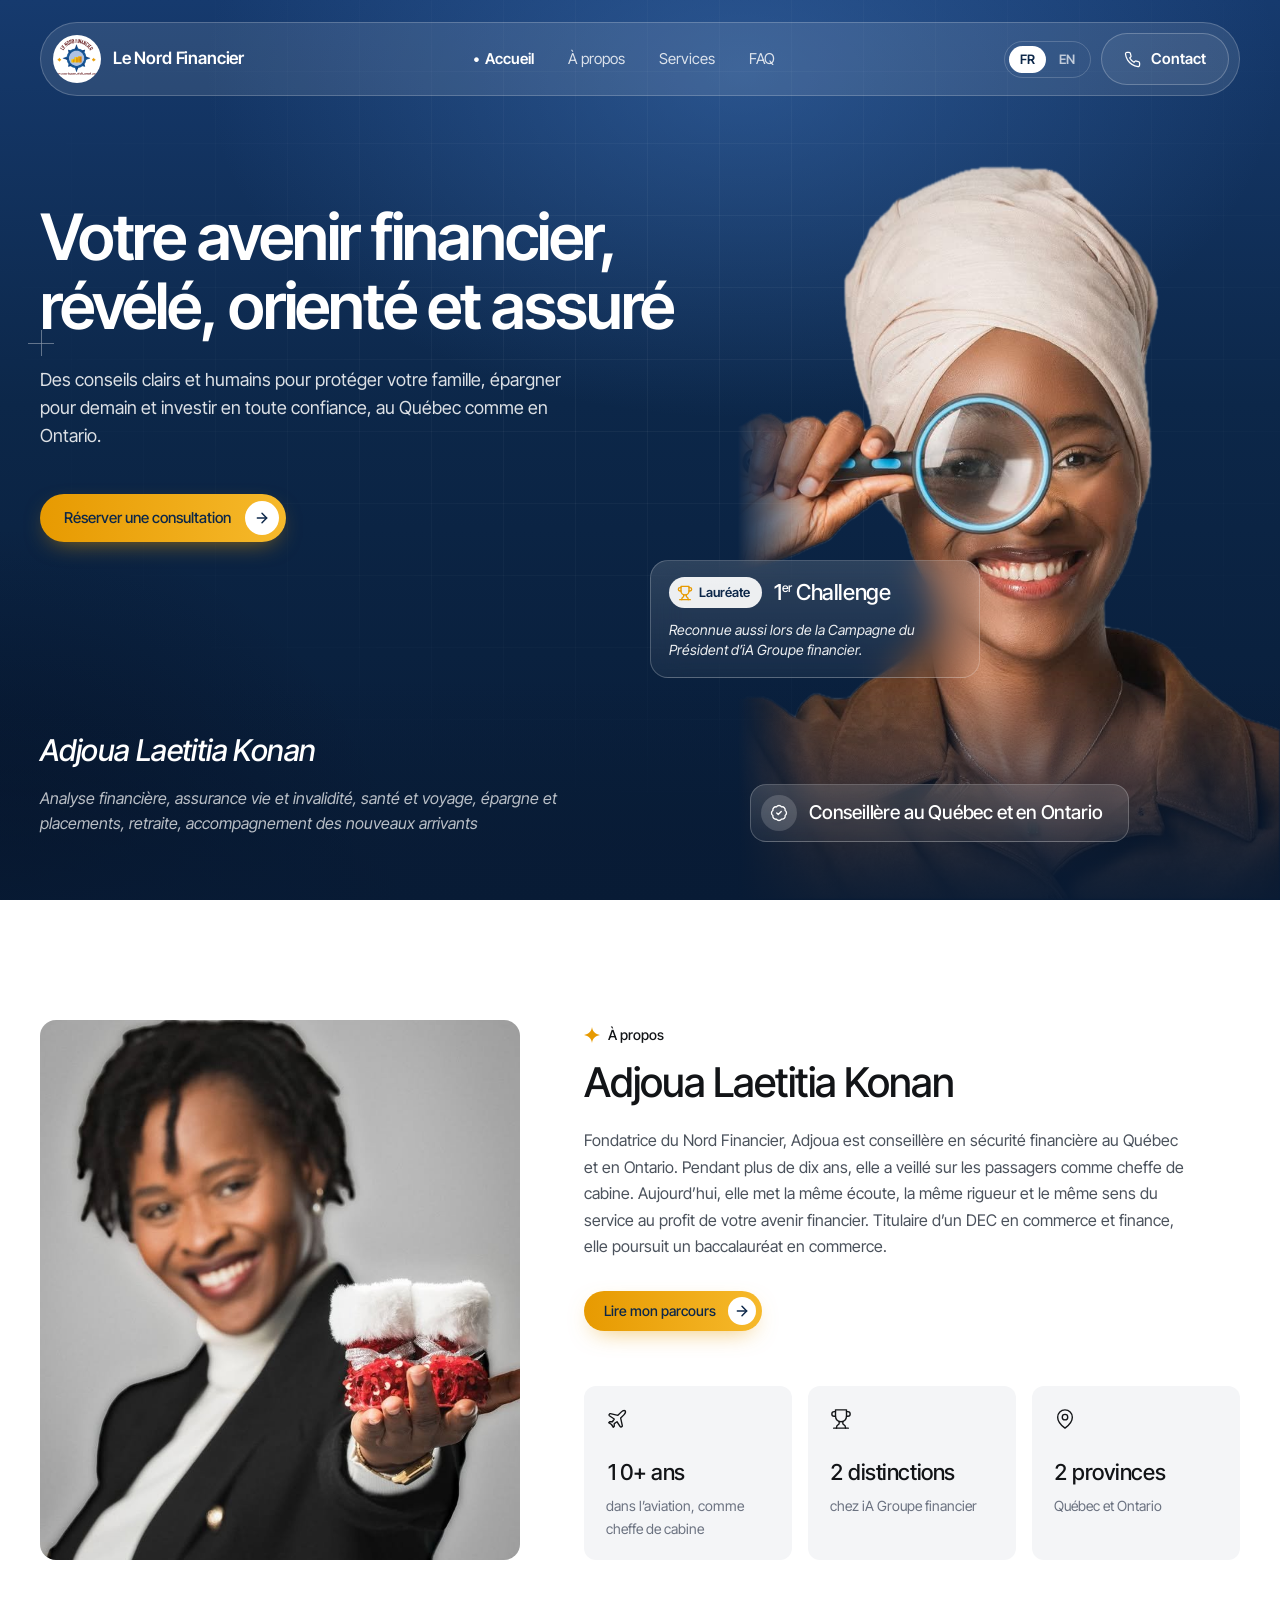
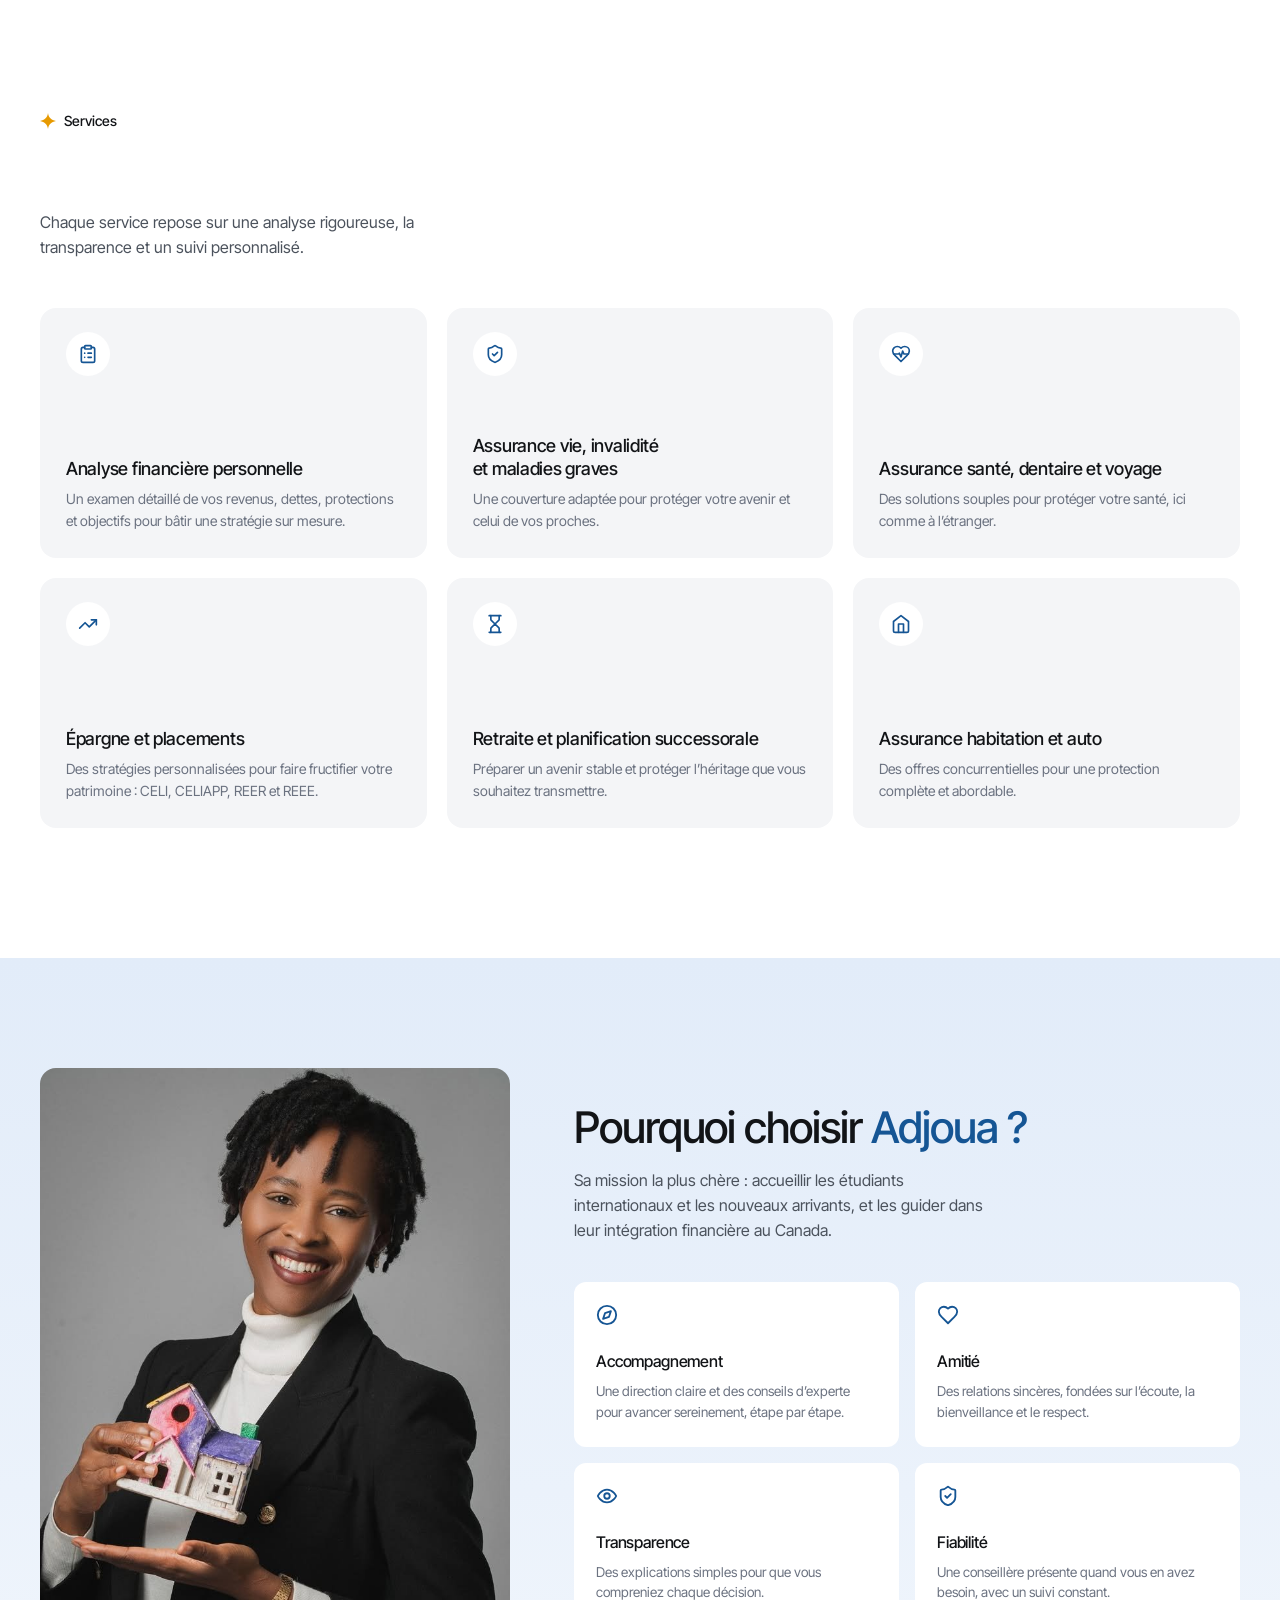
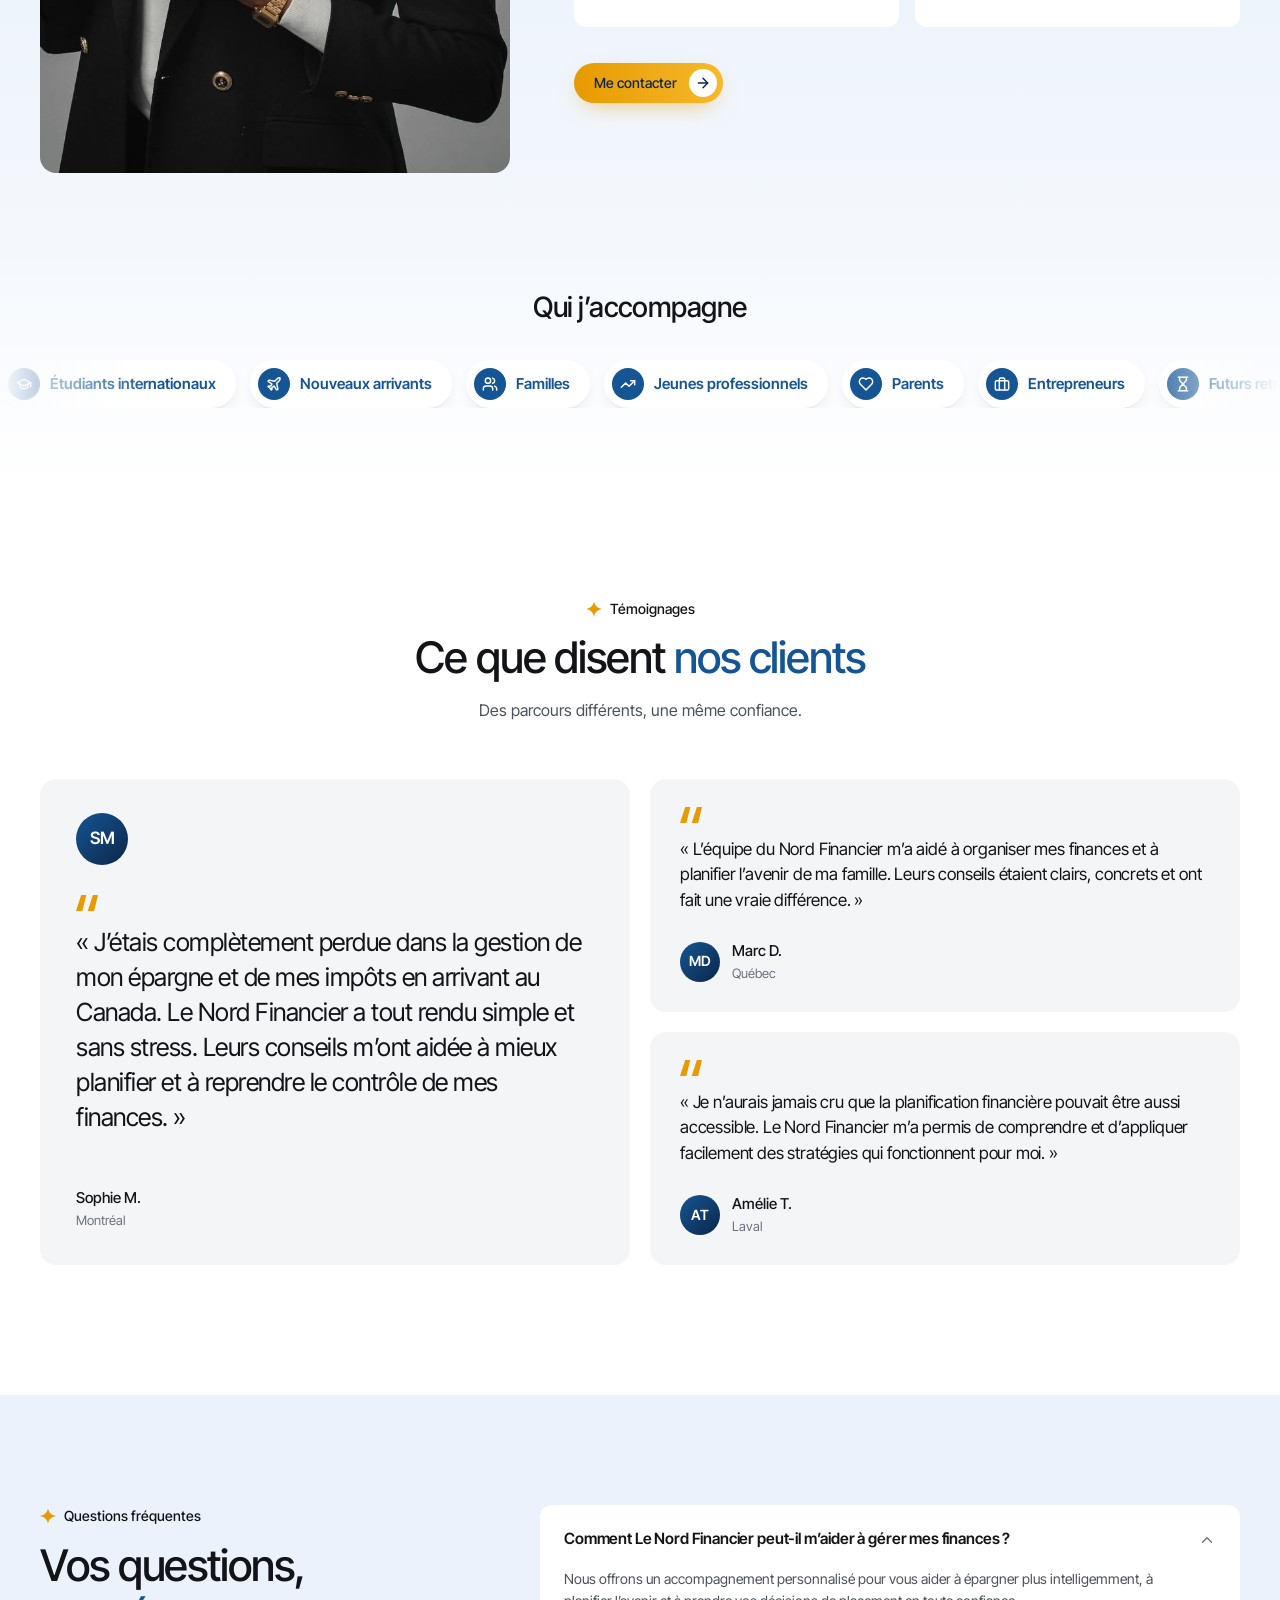
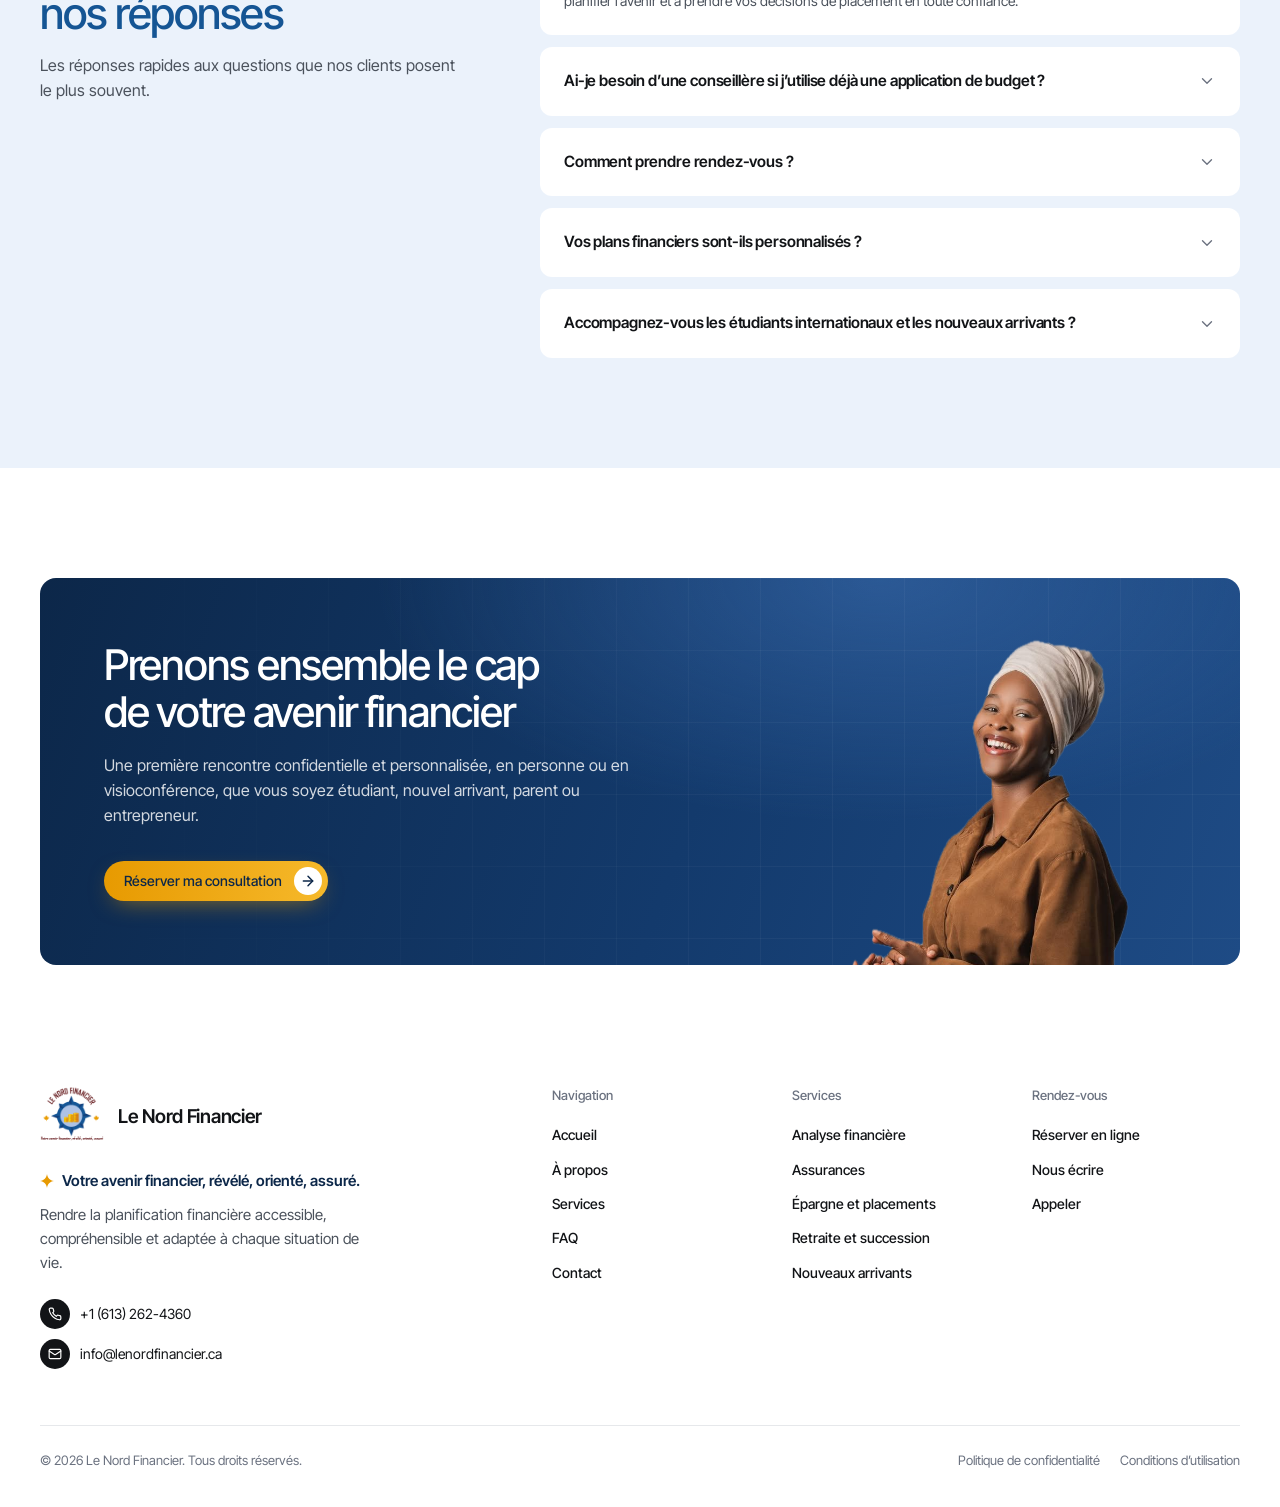
<file: index.html>
<!doctype html>
<html lang="fr">
<head>
<meta charset="utf-8">
<meta name="viewport" content="width=device-width, initial-scale=1">
<title>Le Nord Financier — Conseillère en sécurité financière au Québec et en Ontario</title>
<meta name="description" content="Adjoua Laetitia Konan, conseillère en sécurité financière : analyse financière, assurances, épargne, retraite et accompagnement des nouveaux arrivants au Canada.">
<meta name="referrer" content="strict-origin-when-cross-origin">
<link rel="alternate" hreflang="fr" href="index.html">
<link rel="alternate" hreflang="en" href="en/index.html">
<link rel="preconnect" href="https://fonts.googleapis.com">
<link rel="preconnect" href="https://fonts.gstatic.com" crossorigin>
<link href="https://fonts.googleapis.com/css2?family=Inter+Tight:ital,wght@0,400;0,500;0,600;1,400;1,500&amp;display=swap" rel="stylesheet">
<link rel="stylesheet" href="styles.css">
<script>document.documentElement.classList.add('js')</script>
</head>
<body>
<a class="evitement" href="#contenu">Aller au contenu</a>

<svg width="0" height="0" style="position:absolute" aria-hidden="true">
  <symbol id="i-fleche" viewBox="0 0 24 24"><path d="M5 12h14"/><path d="m12 5 7 7-7 7"/></symbol>
  <symbol id="i-chevron" viewBox="0 0 24 24"><path d="m6 9 6 6 6-6"/></symbol>
  <symbol id="i-tel" viewBox="0 0 24 24"><path d="M22 16.92v3a2 2 0 0 1-2.18 2 19.8 19.8 0 0 1-8.63-3.07 19.5 19.5 0 0 1-6-6 19.8 19.8 0 0 1-3.07-8.67A2 2 0 0 1 4.11 2h3a2 2 0 0 1 2 1.72c.13.96.36 1.9.7 2.81a2 2 0 0 1-.45 2.11L8.09 9.91a16 16 0 0 0 6 6l1.27-1.27a2 2 0 0 1 2.11-.45c.91.34 1.85.57 2.81.7A2 2 0 0 1 22 16.92z"/></symbol>
  <symbol id="i-courriel" viewBox="0 0 24 24"><rect width="20" height="16" x="2" y="4" rx="2"/><path d="m22 7-8.97 5.7a1.94 1.94 0 0 1-2.06 0L2 7"/></symbol>
  <symbol id="i-agenda" viewBox="0 0 24 24"><rect width="18" height="18" x="3" y="4" rx="2"/><path d="M16 2v4M8 2v4M3 10h18"/></symbol>
  <symbol id="i-analyse" viewBox="0 0 24 24"><rect width="8" height="4" x="8" y="2" rx="1"/><path d="M16 4h2a2 2 0 0 1 2 2v14a2 2 0 0 1-2 2H6a2 2 0 0 1-2-2V6a2 2 0 0 1 2-2h2"/><path d="M12 11h4M12 16h4M8 11h.01M8 16h.01"/></symbol>
  <symbol id="i-bouclier" viewBox="0 0 24 24"><path d="M20 13c0 5-3.5 7.5-7.66 8.95a1 1 0 0 1-.67-.01C7.5 20.5 4 18 4 13V6a1 1 0 0 1 1-1c2 0 4.5-1.2 6.24-2.72a1.17 1.17 0 0 1 1.52 0C14.51 3.81 17 5 19 5a1 1 0 0 1 1 1z"/><path d="m9 12 2 2 4-4"/></symbol>
  <symbol id="i-sante" viewBox="0 0 24 24"><path d="M19 14c1.49-1.46 3-3.21 3-5.5A5.5 5.5 0 0 0 16.5 3c-1.76 0-3 .5-4.5 2-1.5-1.5-2.74-2-4.5-2A5.5 5.5 0 0 0 2 8.5c0 2.3 1.5 4.05 3 5.5l7 7Z"/><path d="M3.22 12H9.5l.5-1 2 4.5 2-7 1.5 3.5h5.27"/></symbol>
  <symbol id="i-hausse" viewBox="0 0 24 24"><path d="M22 7 13.5 15.5 8.5 10.5 2 17"/><path d="M16 7h6v6"/></symbol>
  <symbol id="i-sablier" viewBox="0 0 24 24"><path d="M5 22h14M5 2h14"/><path d="M17 22v-4.17a2 2 0 0 0-.59-1.42L12 12l-4.41 4.41A2 2 0 0 0 7 17.83V22"/><path d="M7 2v4.17a2 2 0 0 0 .59 1.42L12 12l4.41-4.41A2 2 0 0 0 17 6.17V2"/></symbol>
  <symbol id="i-maison" viewBox="0 0 24 24"><path d="m3 9 9-7 9 7v11a2 2 0 0 1-2 2H5a2 2 0 0 1-2-2z"/><path d="M9 22V12h6v10"/></symbol>
  <symbol id="i-globe" viewBox="0 0 24 24"><circle cx="12" cy="12" r="10"/><path d="M12 2a14.5 14.5 0 0 0 0 20 14.5 14.5 0 0 0 0-20"/><path d="M2 12h20"/></symbol>
  <symbol id="i-boussole" viewBox="0 0 24 24"><circle cx="12" cy="12" r="10"/><path d="m16.24 7.76-2.12 6.36-6.36 2.12 2.12-6.36z"/></symbol>
  <symbol id="i-oeil" viewBox="0 0 24 24"><path d="M2 12s3-7 10-7 10 7 10 7-3 7-10 7-10-7-10-7Z"/><circle cx="12" cy="12" r="3"/></symbol>
  <symbol id="i-coeur" viewBox="0 0 24 24"><path d="M19 14c1.49-1.46 3-3.21 3-5.5A5.5 5.5 0 0 0 16.5 3c-1.76 0-3 .5-4.5 2-1.5-1.5-2.74-2-4.5-2A5.5 5.5 0 0 0 2 8.5c0 2.3 1.5 4.05 3 5.5l7 7Z"/></symbol>
  <symbol id="i-diplome" viewBox="0 0 24 24"><path d="M22 10v6"/><path d="M2 10l10-5 10 5-10 5z"/><path d="M6 12v5c3 3 9 3 12 0v-5"/></symbol>
  <symbol id="i-epingle" viewBox="0 0 24 24"><path d="M20 10c0 6-8 12-8 12s-8-6-8-12a8 8 0 0 1 16 0Z"/><circle cx="12" cy="10" r="3"/></symbol>
  <symbol id="i-trophee" viewBox="0 0 24 24"><path d="M6 9H4.5a2.5 2.5 0 0 1 0-5H6M18 9h1.5a2.5 2.5 0 0 0 0-5H18M4 22h16"/><path d="M10 14.66V17c0 .55-.47.98-.97 1.21C7.85 18.75 7 20.24 7 22M14 14.66V17c0 .55.47.98.97 1.21C16.15 18.75 17 20.24 17 22"/><path d="M18 2H6v7a6 6 0 0 0 12 0V2Z"/></symbol>
  <symbol id="i-badge" viewBox="0 0 24 24"><path d="M3.85 8.62a4 4 0 0 1 4.78-4.77 4 4 0 0 1 6.74 0 4 4 0 0 1 4.78 4.78 4 4 0 0 1 0 6.74 4 4 0 0 1-4.77 4.78 4 4 0 0 1-6.75 0 4 4 0 0 1-4.78-4.77 4 4 0 0 1 0-6.76Z"/><path d="m9 12 2 2 4-4"/></symbol>
  <symbol id="i-groupe" viewBox="0 0 24 24"><path d="M16 21v-2a4 4 0 0 0-4-4H6a4 4 0 0 0-4 4v2"/><circle cx="9" cy="7" r="4"/><path d="M22 21v-2a4 4 0 0 0-3-3.87M16 3.13a4 4 0 0 1 0 7.75"/></symbol>
  <symbol id="i-valise" viewBox="0 0 24 24"><rect width="20" height="14" x="2" y="7" rx="2"/><path d="M16 21V5a2 2 0 0 0-2-2h-4a2 2 0 0 0-2 2v16"/></symbol>
  <symbol id="i-avion" viewBox="0 0 24 24"><path d="M17.8 19.2 16 11l3.5-3.5C21 6 21.5 4 21 3c-1-.5-3 0-4.5 1.5L13 8 4.8 6.2c-.5-.1-.9.1-1.1.5l-.3.5c-.2.5-.1 1 .3 1.3L9 12l-2 3H4l-1 1 3 2 2 3 1-1v-3l3-2 3.5 5.3c.3.4.8.5 1.3.3l.5-.2c.4-.3.6-.7.5-1.2z"/></symbol>
  <symbol id="i-menu" viewBox="0 0 24 24"><path d="M4 7h16M4 12h16M4 17h16"/></symbol>
  <symbol id="i-etoile" viewBox="0 0 24 24"><path d="M12 0c.7 6.4 5 10.9 12 12-7 1.1-11.3 5.6-12 12-.7-6.4-5-10.9-12-12C7 10.9 11.3 6.4 12 0Z"/></symbol>
  <symbol id="i-guillemets" viewBox="0 0 22 16"><path d="M5.2 0h5.1L6.4 16H0zM16.9 0H22l-3.9 16h-6.4z"/></symbol>
  <symbol id="i-coche" viewBox="0 0 24 24"><path d="M20 6 9 17l-5-5"/></symbol>
  <symbol id="i-horloge" viewBox="0 0 24 24"><circle cx="12" cy="12" r="10"/><path d="M12 6v6l4 2"/></symbol>
  <symbol id="i-cadenas" viewBox="0 0 24 24"><rect width="18" height="11" x="3" y="11" rx="2"/><path d="M7 11V7a5 5 0 0 1 10 0v4"/></symbol>
  <symbol id="i-message" viewBox="0 0 24 24"><path d="M21 15a2 2 0 0 1-2 2H7l-4 4V5a2 2 0 0 1 2-2h14a2 2 0 0 1 2 2z"/></symbol>
  <symbol id="i-cible" viewBox="0 0 24 24"><circle cx="12" cy="12" r="10"/><circle cx="12" cy="12" r="6"/><circle cx="12" cy="12" r="2"/></symbol>
  <symbol id="i-suivi" viewBox="0 0 24 24"><path d="M21 12a9 9 0 1 1-3-6.7L21 8"/><path d="M21 3v5h-5"/></symbol>
  <symbol id="i-envoyer" viewBox="0 0 24 24"><path d="m22 2-7 20-4-9-9-4Z"/><path d="M22 2 11 13"/></symbol>
  <symbol id="i-question" viewBox="0 0 24 24"><circle cx="12" cy="12" r="10"/><path d="M9.1 9a3 3 0 0 1 5.8 1c0 2-3 3-3 3M12 17h.01"/></symbol>
</svg>

<header class="entete">
  <div class="enveloppe">
    <nav class="nav" aria-label="Navigation principale">
      <a class="marque" href="index.html">
        <span class="marque__pastille"><img src="img/logo.png" alt="Logo Le Nord Financier" width="44" height="44"></span>
        <span class="marque__texte">Le Nord Financier</span>
      </a>
      <div class="nav__liens">
        <a class="actif" aria-current="page" href="index.html">Accueil</a>
        <a href="a-propos.html">À propos</a>
        <a href="services.html">Services</a>
        <a href="faq.html">FAQ</a>
        <a class="nav__mobile" href="contact.html">Contact</a>
      </div>
      <div class="nav__droite">
        <div class="langue" role="group" aria-label="Langue">
          <a class="actif" aria-current="true" href="index.html" hreflang="fr" lang="fr">FR</a>
          <a href="en/index.html" hreflang="en" lang="en">EN</a>
        </div>
        <a class="nav__contact" href="contact.html"><svg class="ico" aria-hidden="true"><use href="#i-tel"/></svg>Contact</a>
        <button class="nav__burger" type="button" aria-label="Ouvrir le menu" aria-expanded="false"><svg class="ico" aria-hidden="true"><use href="#i-menu"/></svg></button>
      </div>
    </nav>
  </div>
</header>

<main id="contenu">
<!-- ================= HÉROS ================= -->
<section class="hero">
  <span class="repere repere--1"></span>
  <span class="repere repere--2"></span>

  <div class="enveloppe">
    <div class="hero__contenu">
      <h1 class="hero__titre">Votre avenir financier, révélé, orienté et assuré</h1>
      <p class="hero__texte">Des conseils clairs et humains pour protéger votre famille, épargner pour demain et investir en toute confiance, au Québec comme en Ontario.</p>
      <div class="hero__actions">
        <a class="bouton" href="https://calendly.com/adjouakonan-lenordfinancier" target="_blank" rel="noopener noreferrer">Réserver une consultation <span class="rond"><svg class="ico" aria-hidden="true"><use href="#i-fleche"/></svg></span></a>
      </div>
    </div>
  </div>

  <div class="hero__scene">
    <img class="hero__photo" src="img/adjoua-loupe-detouree.png" alt="Adjoua Laetitia Konan, loupe à la main, souriante" width="720" height="1080">
    <div class="hero__halo"></div>

    <div class="hero__carte verre">
      <div class="hero__carte-haut">
        <span class="hero__pilule"><svg class="ico" aria-hidden="true"><use href="#i-trophee"/></svg>Lauréate</span>
        <span class="hero__chiffre">1<sup>er</sup> Challenge</span>
      </div>
      <p>Reconnue aussi lors de la Campagne du Président d’iA Groupe financier.</p>
    </div>

    <div class="hero__badge verre">
      <span class="puce"><svg class="ico" aria-hidden="true"><use href="#i-badge"/></svg></span>
      Conseillère au Québec et en Ontario
    </div>
  </div>

  <div class="hero__signature">
    <p class="hero__nom">Adjoua Laetitia Konan</p>
    <p class="hero__services">Analyse financière, assurance vie et invalidité, santé et voyage, épargne et placements, retraite, accompagnement des nouveaux arrivants</p>
  </div>
</section>


<!-- ================= À PROPOS ================= -->
<section class="apropos">
  <div class="enveloppe apropos__grille">
    <img class="apropos__photo" src="img/adjoua-famille.jpg" alt="Adjoua Laetitia Konan tenant une paire de chaussons de bébé" width="720" height="1080" loading="lazy">
    <div class="apropos__texte">
      <span class="etiquette"><svg aria-hidden="true"><use href="#i-etoile"/></svg>À propos</span>
      <h2 class="apropos__nom">Adjoua Laetitia Konan</h2>
      <p>Fondatrice du Nord Financier, Adjoua est conseillère en sécurité financière au Québec et en Ontario. Pendant plus de dix ans, elle a veillé sur les passagers comme cheffe de cabine. Aujourd’hui, elle met la même écoute, la même rigueur et le même sens du service au profit de votre avenir financier. Titulaire d’un DEC en commerce et finance, elle poursuit un baccalauréat en commerce.</p>
      <a class="bouton bouton--petit" href="a-propos.html">Lire mon parcours <span class="rond"><svg class="ico" aria-hidden="true"><use href="#i-fleche"/></svg></span></a>
      <div class="apropos__infos">
        <div class="info">
          <svg class="ico" aria-hidden="true"><use href="#i-avion"/></svg>
          <h3><span class="compteur">10</span>+ ans</h3>
          <p>dans l’aviation, comme cheffe de cabine</p>
        </div>
        <div class="info">
          <svg class="ico" aria-hidden="true"><use href="#i-trophee"/></svg>
          <h3><span class="compteur">2</span> distinctions</h3>
          <p>chez iA Groupe financier</p>
        </div>
        <div class="info">
          <svg class="ico" aria-hidden="true"><use href="#i-epingle"/></svg>
          <h3><span class="compteur">2</span> provinces</h3>
          <p>Québec et Ontario</p>
        </div>
      </div>
    </div>
  </div>
</section>

<!-- ================= SERVICES ================= -->
<section class="services">
  <div class="enveloppe">
    <span class="etiquette"><svg aria-hidden="true"><use href="#i-etoile"/></svg>Services</span>
    <h2 class="titre-section">Des services <em>sur mesure</em></h2>
    <p class="chapo">Chaque service repose sur une analyse rigoureuse, la transparence et un suivi personnalisé.</p>

    <div class="services__grille">
      <article class="service">
        <span class="service__icone"><svg class="ico" aria-hidden="true"><use href="#i-analyse"/></svg></span>
        <a class="service__lien" href="services.html#analyse">En savoir plus <span class="rond"><svg class="ico" aria-hidden="true"><use href="#i-fleche"/></svg></span></a>
        <h3>Analyse financière personnelle</h3>
        <p>Un examen détaillé de vos revenus, dettes, protections et objectifs pour bâtir une stratégie sur mesure.</p>
      </article>
      <article class="service">
        <span class="service__icone"><svg class="ico" aria-hidden="true"><use href="#i-bouclier"/></svg></span>
        <a class="service__lien" href="services.html#assurance-vie">En savoir plus <span class="rond"><svg class="ico" aria-hidden="true"><use href="#i-fleche"/></svg></span></a>
        <h3>Assurance vie, invalidité et maladies graves</h3>
        <p>Une couverture adaptée pour protéger votre avenir et celui de vos proches.</p>
      </article>
      <article class="service">
        <span class="service__icone"><svg class="ico" aria-hidden="true"><use href="#i-sante"/></svg></span>
        <a class="service__lien" href="services.html#sante">En savoir plus <span class="rond"><svg class="ico" aria-hidden="true"><use href="#i-fleche"/></svg></span></a>
        <h3>Assurance santé, dentaire et voyage</h3>
        <p>Des solutions souples pour protéger votre santé, ici comme à l’étranger.</p>
      </article>
      <article class="service">
        <span class="service__icone"><svg class="ico" aria-hidden="true"><use href="#i-hausse"/></svg></span>
        <a class="service__lien" href="services.html#epargne">En savoir plus <span class="rond"><svg class="ico" aria-hidden="true"><use href="#i-fleche"/></svg></span></a>
        <h3>Épargne et placements</h3>
        <p>Des stratégies personnalisées pour faire fructifier votre patrimoine : CELI, CELIAPP, REER et REEE.</p>
      </article>
      <article class="service">
        <span class="service__icone"><svg class="ico" aria-hidden="true"><use href="#i-sablier"/></svg></span>
        <a class="service__lien" href="services.html#retraite">En savoir plus <span class="rond"><svg class="ico" aria-hidden="true"><use href="#i-fleche"/></svg></span></a>
        <h3>Retraite et planification successorale</h3>
        <p>Préparer un avenir stable et protéger l’héritage que vous souhaitez transmettre.</p>
      </article>
      <article class="service">
        <span class="service__icone"><svg class="ico" aria-hidden="true"><use href="#i-maison"/></svg></span>
        <a class="service__lien" href="services.html#habitation">En savoir plus <span class="rond"><svg class="ico" aria-hidden="true"><use href="#i-fleche"/></svg></span></a>
        <h3>Assurance habitation et auto</h3>
        <p>Des offres concurrentielles pour une protection complète et abordable.</p>
      </article>
    </div>
  </div>
</section>

<!-- ================= POURQUOI ================= -->
<section class="pourquoi">
  <div class="enveloppe pourquoi__grille">
    <img class="pourquoi__photo" src="img/adjoua-maison.jpg" alt="Adjoua Laetitia Konan présentant une maquette de maison" width="720" height="1080" loading="lazy">
    <div>
      <span class="etiquette"><svg aria-hidden="true"><use href="#i-etoile"/></svg>Nos valeurs</span>
      <h2 class="titre-section">Pourquoi choisir <em>Adjoua ?</em></h2>
      <p class="chapo">Sa mission la plus chère : accueillir les étudiants internationaux et les nouveaux arrivants, et les guider dans leur intégration financière au Canada.</p>
      <div class="pourquoi__cartes">
        <div class="atout">
          <svg class="ico" aria-hidden="true"><use href="#i-boussole"/></svg>
          <h3>Accompagnement</h3>
          <p>Une direction claire et des conseils d’experte pour avancer sereinement, étape par étape.</p>
        </div>
        <div class="atout">
          <svg class="ico" aria-hidden="true"><use href="#i-coeur"/></svg>
          <h3>Amitié</h3>
          <p>Des relations sincères, fondées sur l’écoute, la bienveillance et le respect.</p>
        </div>
        <div class="atout">
          <svg class="ico" aria-hidden="true"><use href="#i-oeil"/></svg>
          <h3>Transparence</h3>
          <p>Des explications simples pour que vous compreniez chaque décision.</p>
        </div>
        <div class="atout">
          <svg class="ico" aria-hidden="true"><use href="#i-bouclier"/></svg>
          <h3>Fiabilité</h3>
          <p>Une conseillère présente quand vous en avez besoin, avec un suivi constant.</p>
        </div>
      </div>
      <a class="bouton bouton--petit" href="contact.html">Me contacter <span class="rond"><svg class="ico" aria-hidden="true"><use href="#i-fleche"/></svg></span></a>
    </div>
  </div>
</section>

<!-- ================= QUI J'ACCOMPAGNE ================= -->
<section class="publics">
  <h2>Qui j’accompagne</h2>
  <div class="defile">
    <div class="defile__piste">
      <span class="public"><span class="puce"><svg class="ico" aria-hidden="true"><use href="#i-diplome"/></svg></span>Étudiants internationaux</span>
      <span class="public"><span class="puce"><svg class="ico" aria-hidden="true"><use href="#i-avion"/></svg></span>Nouveaux arrivants</span>
      <span class="public"><span class="puce"><svg class="ico" aria-hidden="true"><use href="#i-groupe"/></svg></span>Familles</span>
      <span class="public"><span class="puce"><svg class="ico" aria-hidden="true"><use href="#i-hausse"/></svg></span>Jeunes professionnels</span>
      <span class="public"><span class="puce"><svg class="ico" aria-hidden="true"><use href="#i-coeur"/></svg></span>Parents</span>
      <span class="public"><span class="puce"><svg class="ico" aria-hidden="true"><use href="#i-valise"/></svg></span>Entrepreneurs</span>
      <span class="public"><span class="puce"><svg class="ico" aria-hidden="true"><use href="#i-sablier"/></svg></span>Futurs retraités</span>
      <span class="public" aria-hidden="true"><span class="puce"><svg class="ico" aria-hidden="true"><use href="#i-diplome"/></svg></span>Étudiants internationaux</span>
      <span class="public" aria-hidden="true"><span class="puce"><svg class="ico" aria-hidden="true"><use href="#i-avion"/></svg></span>Nouveaux arrivants</span>
      <span class="public" aria-hidden="true"><span class="puce"><svg class="ico" aria-hidden="true"><use href="#i-groupe"/></svg></span>Familles</span>
      <span class="public" aria-hidden="true"><span class="puce"><svg class="ico" aria-hidden="true"><use href="#i-hausse"/></svg></span>Jeunes professionnels</span>
      <span class="public" aria-hidden="true"><span class="puce"><svg class="ico" aria-hidden="true"><use href="#i-coeur"/></svg></span>Parents</span>
      <span class="public" aria-hidden="true"><span class="puce"><svg class="ico" aria-hidden="true"><use href="#i-valise"/></svg></span>Entrepreneurs</span>
      <span class="public" aria-hidden="true"><span class="puce"><svg class="ico" aria-hidden="true"><use href="#i-sablier"/></svg></span>Futurs retraités</span>
    </div>
  </div>
</section>

<!-- ================= TÉMOIGNAGES ================= -->
<section class="temoignages">
  <div class="enveloppe">
    <span class="etiquette"><svg aria-hidden="true"><use href="#i-etoile"/></svg>Témoignages</span>
    <h2 class="titre-section">Ce que disent <em>nos clients</em></h2>
    <p class="chapo">Des parcours différents, une même confiance.</p>

    <div class="temoignages__grille">
      <figure class="temoignage temoignage--grand">
        <span class="avatar">SM</span>
        <svg class="guillemets" aria-hidden="true"><use href="#i-guillemets"/></svg>
        <blockquote>« J’étais complètement perdue dans la gestion de mon épargne et de mes impôts en arrivant au Canada. Le Nord Financier a tout rendu simple et sans stress. Leurs conseils m’ont aidée à mieux planifier et à reprendre le contrôle de mes finances. »</blockquote>
        <figcaption class="auteur"><div><strong>Sophie M.</strong><span>Montréal</span></div></figcaption>
      </figure>
      <figure class="temoignage">
        <svg class="guillemets" aria-hidden="true"><use href="#i-guillemets"/></svg>
        <blockquote>« L’équipe du Nord Financier m’a aidé à organiser mes finances et à planifier l’avenir de ma famille. Leurs conseils étaient clairs, concrets et ont fait une vraie différence. »</blockquote>
        <figcaption class="auteur"><span class="avatar">MD</span><div><strong>Marc D.</strong><span>Québec</span></div></figcaption>
      </figure>
      <figure class="temoignage">
        <svg class="guillemets" aria-hidden="true"><use href="#i-guillemets"/></svg>
        <blockquote>« Je n’aurais jamais cru que la planification financière pouvait être aussi accessible. Le Nord Financier m’a permis de comprendre et d’appliquer facilement des stratégies qui fonctionnent pour moi. »</blockquote>
        <figcaption class="auteur"><span class="avatar">AT</span><div><strong>Amélie T.</strong><span>Laval</span></div></figcaption>
      </figure>
    </div>
  </div>
</section>

<!-- ================= FAQ ================= -->
<section class="faq">
  <div class="enveloppe faq__grille">
    <div>
      <span class="etiquette"><svg aria-hidden="true"><use href="#i-etoile"/></svg>Questions fréquentes</span>
      <h2 class="titre-section">Vos questions,<br><em>nos réponses</em></h2>
      <p class="chapo">Les réponses rapides aux questions que nos clients posent le plus souvent.</p>
    </div>
    <div class="faq__liste">
      <details class="question" open>
        <summary>Comment Le Nord Financier peut-il m’aider à gérer mes finances ?<svg class="ico" aria-hidden="true"><use href="#i-chevron"/></svg></summary>
        <p>Nous offrons un accompagnement personnalisé pour vous aider à épargner plus intelligemment, à planifier l’avenir et à prendre vos décisions de placement en toute confiance.</p>
      </details>
      <details class="question">
        <summary>Ai-je besoin d’une conseillère si j’utilise déjà une application de budget ?<svg class="ico" aria-hidden="true"><use href="#i-chevron"/></svg></summary>
        <p>Oui. Une application suit vos dépenses ; une conseillère vous aide à interpréter vos chiffres, à bâtir une stratégie et à prendre des décisions alignées sur vos objectifs à long terme.</p>
      </details>
      <details class="question">
        <summary>Comment prendre rendez-vous ?<svg class="ico" aria-hidden="true"><use href="#i-chevron"/></svg></summary>
        <p>Réservez une première consultation en ligne, par téléphone ou par courriel. Nous répondons généralement dans les 24 heures et pouvons vous rencontrer en personne ou en visioconférence.</p>
      </details>
      <details class="question">
        <summary>Vos plans financiers sont-ils personnalisés ?<svg class="ico" aria-hidden="true"><use href="#i-chevron"/></svg></summary>
        <p>Toujours. Chaque plan est bâti après une analyse complète de votre situation, de votre tolérance au risque, de votre horizon et de vos objectifs.</p>
      </details>
      <details class="question">
        <summary>Accompagnez-vous les étudiants internationaux et les nouveaux arrivants ?<svg class="ico" aria-hidden="true"><use href="#i-chevron"/></svg></summary>
        <p>C’est notre mission la plus chère : vous aider à comprendre le système financier canadien, à bâtir un réseau solide et à poser les bases d’une sécurité financière durable.</p>
      </details>
    </div>
  </div>
</section>

<!-- ================= APPEL ================= -->
<section class="appel">
  <div class="enveloppe">
    <div class="appel__bloc">
      <div class="appel__texte">
        <h2>Prenons ensemble le cap de votre avenir financier</h2>
        <p>Une première rencontre confidentielle et personnalisée, en personne ou en visioconférence, que vous soyez étudiant, nouvel arrivant, parent ou entrepreneur.</p>
        <a class="bouton bouton--petit" href="https://calendly.com/adjouakonan-lenordfinancier" target="_blank" rel="noopener noreferrer">Réserver ma consultation <span class="rond"><svg class="ico" aria-hidden="true"><use href="#i-fleche"/></svg></span></a>
      </div>
      <img class="appel__photo" src="img/adjoua-rire-detouree.png" alt="" width="720" height="1080">
    </div>
  </div>
</section>
</main>

<footer class="pied">
  <div class="enveloppe">
    <div class="pied__haut">
      <div>
        <a class="pied__marque" href="index.html"><img src="img/logo.png" alt="Logo Le Nord Financier" width="64" height="64">Le Nord Financier</a>
        <p class="pied__slogan"><svg aria-hidden="true"><use href="#i-etoile"/></svg>Votre avenir financier, révélé, orienté, assuré.</p>
        <p class="pied__devise">Rendre la planification financière accessible, compréhensible et adaptée à chaque situation de vie.</p>
        <div class="pied__coord">
          <a href="tel:+16132624360"><span class="puce"><svg class="ico" aria-hidden="true"><use href="#i-tel"/></svg></span>+1 (613) 262-4360</a>
          <a href="mailto:info@lenordfinancier.ca"><span class="puce"><svg class="ico" aria-hidden="true"><use href="#i-courriel"/></svg></span>info@lenordfinancier.ca</a>
        </div>
      </div>
      <div class="pied__colonnes">
        <div>
          <h2 class="pied__titre">Navigation</h2>
          <ul>
            <li><a href="index.html">Accueil</a></li>
            <li><a href="a-propos.html">À propos</a></li>
            <li><a href="services.html">Services</a></li>
            <li><a href="faq.html">FAQ</a></li>
            <li><a href="contact.html">Contact</a></li>
          </ul>
        </div>
        <div>
          <h2 class="pied__titre">Services</h2>
          <ul>
            <li><a href="services.html#analyse">Analyse financière</a></li>
            <li><a href="services.html#assurance-vie">Assurances</a></li>
            <li><a href="services.html#epargne">Épargne et placements</a></li>
            <li><a href="services.html#retraite">Retraite et succession</a></li>
            <li><a href="services.html#nouveaux-arrivants">Nouveaux arrivants</a></li>
          </ul>
        </div>
        <div>
          <h2 class="pied__titre">Rendez-vous</h2>
          <ul>
            <li><a href="https://calendly.com/adjouakonan-lenordfinancier" target="_blank" rel="noopener noreferrer">Réserver en ligne</a></li>
            <li><a href="contact.html">Nous écrire</a></li>
            <li><a href="tel:+16132624360">Appeler</a></li>
          </ul>
        </div>
      </div>
    </div>
    <div class="pied__bas">
      <span>© 2026 Le Nord Financier. Tous droits réservés.</span>
      <nav aria-label="Politique de confidentialité"><a href="#">Politique de confidentialité</a><a href="#">Conditions d’utilisation</a></nav>
    </div>
  </div>
</footer>

<script src="app.js"></script>
</body>
</html>
</file>
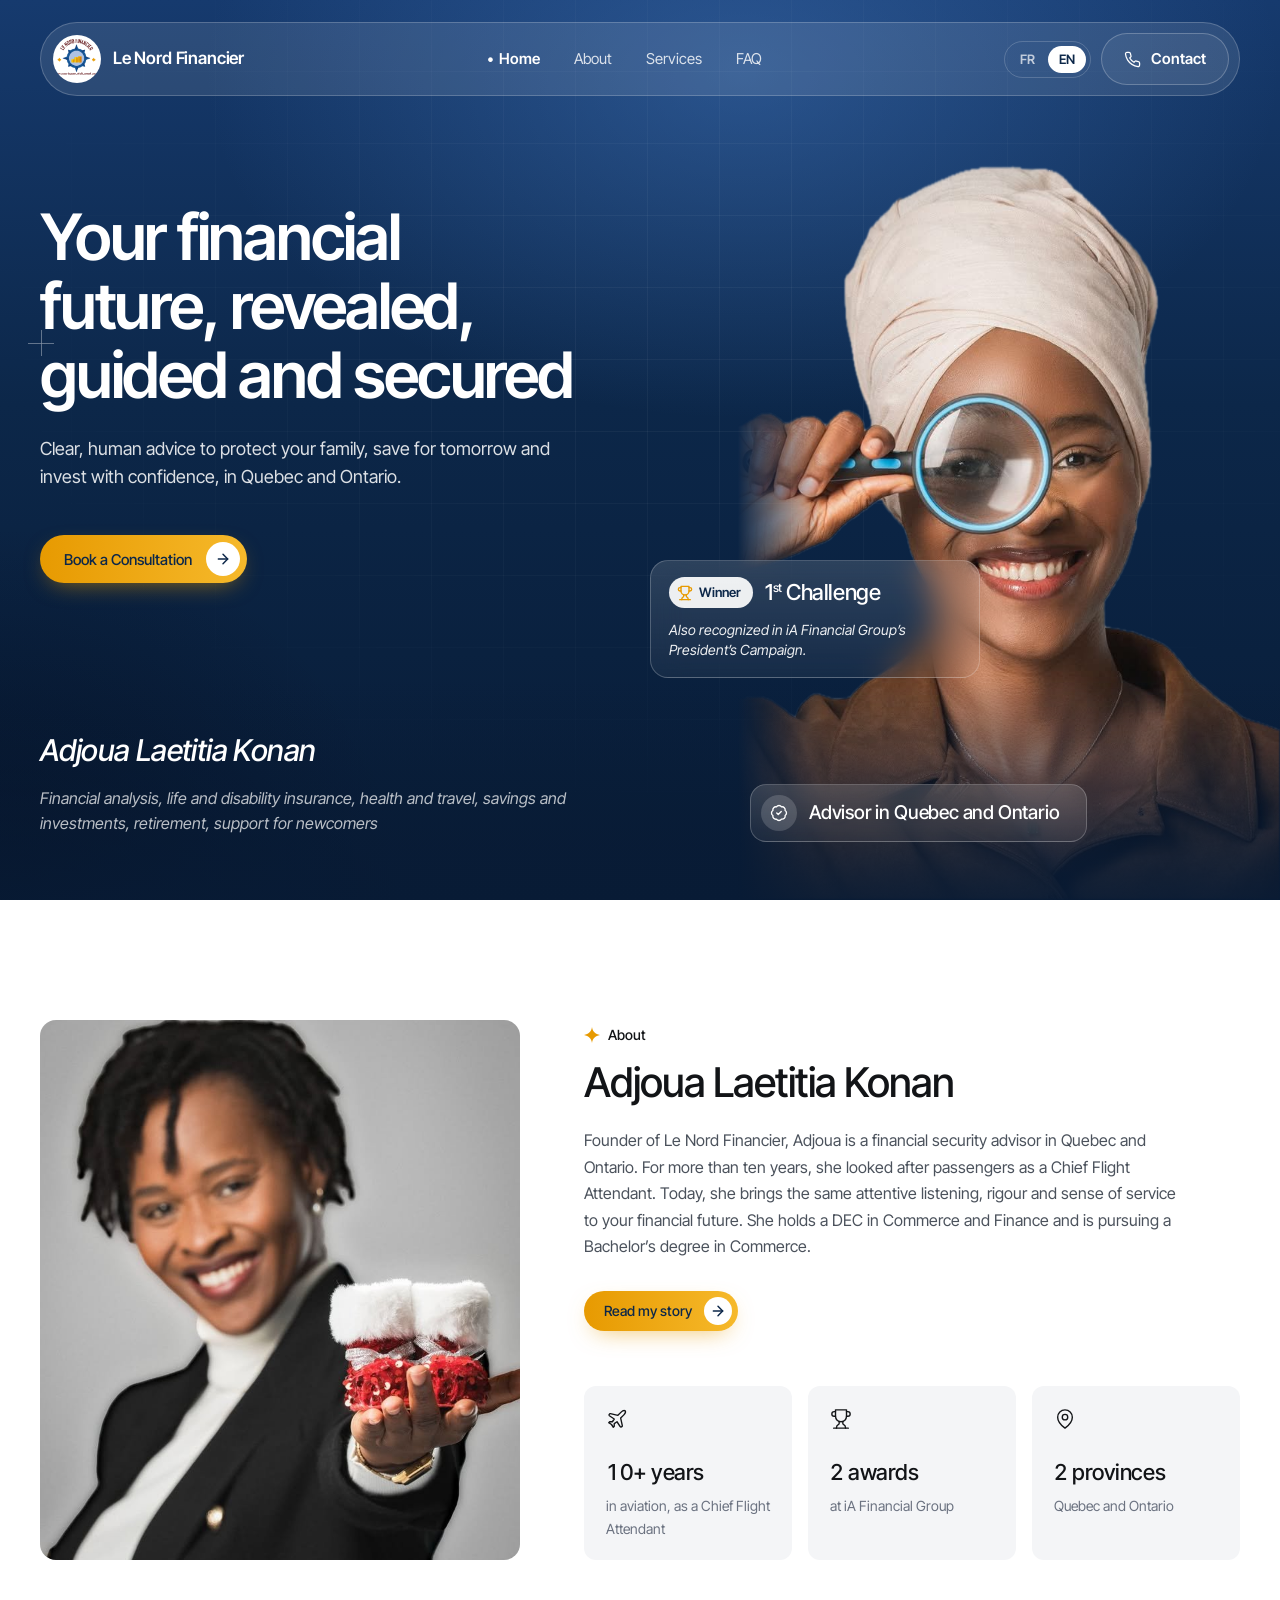
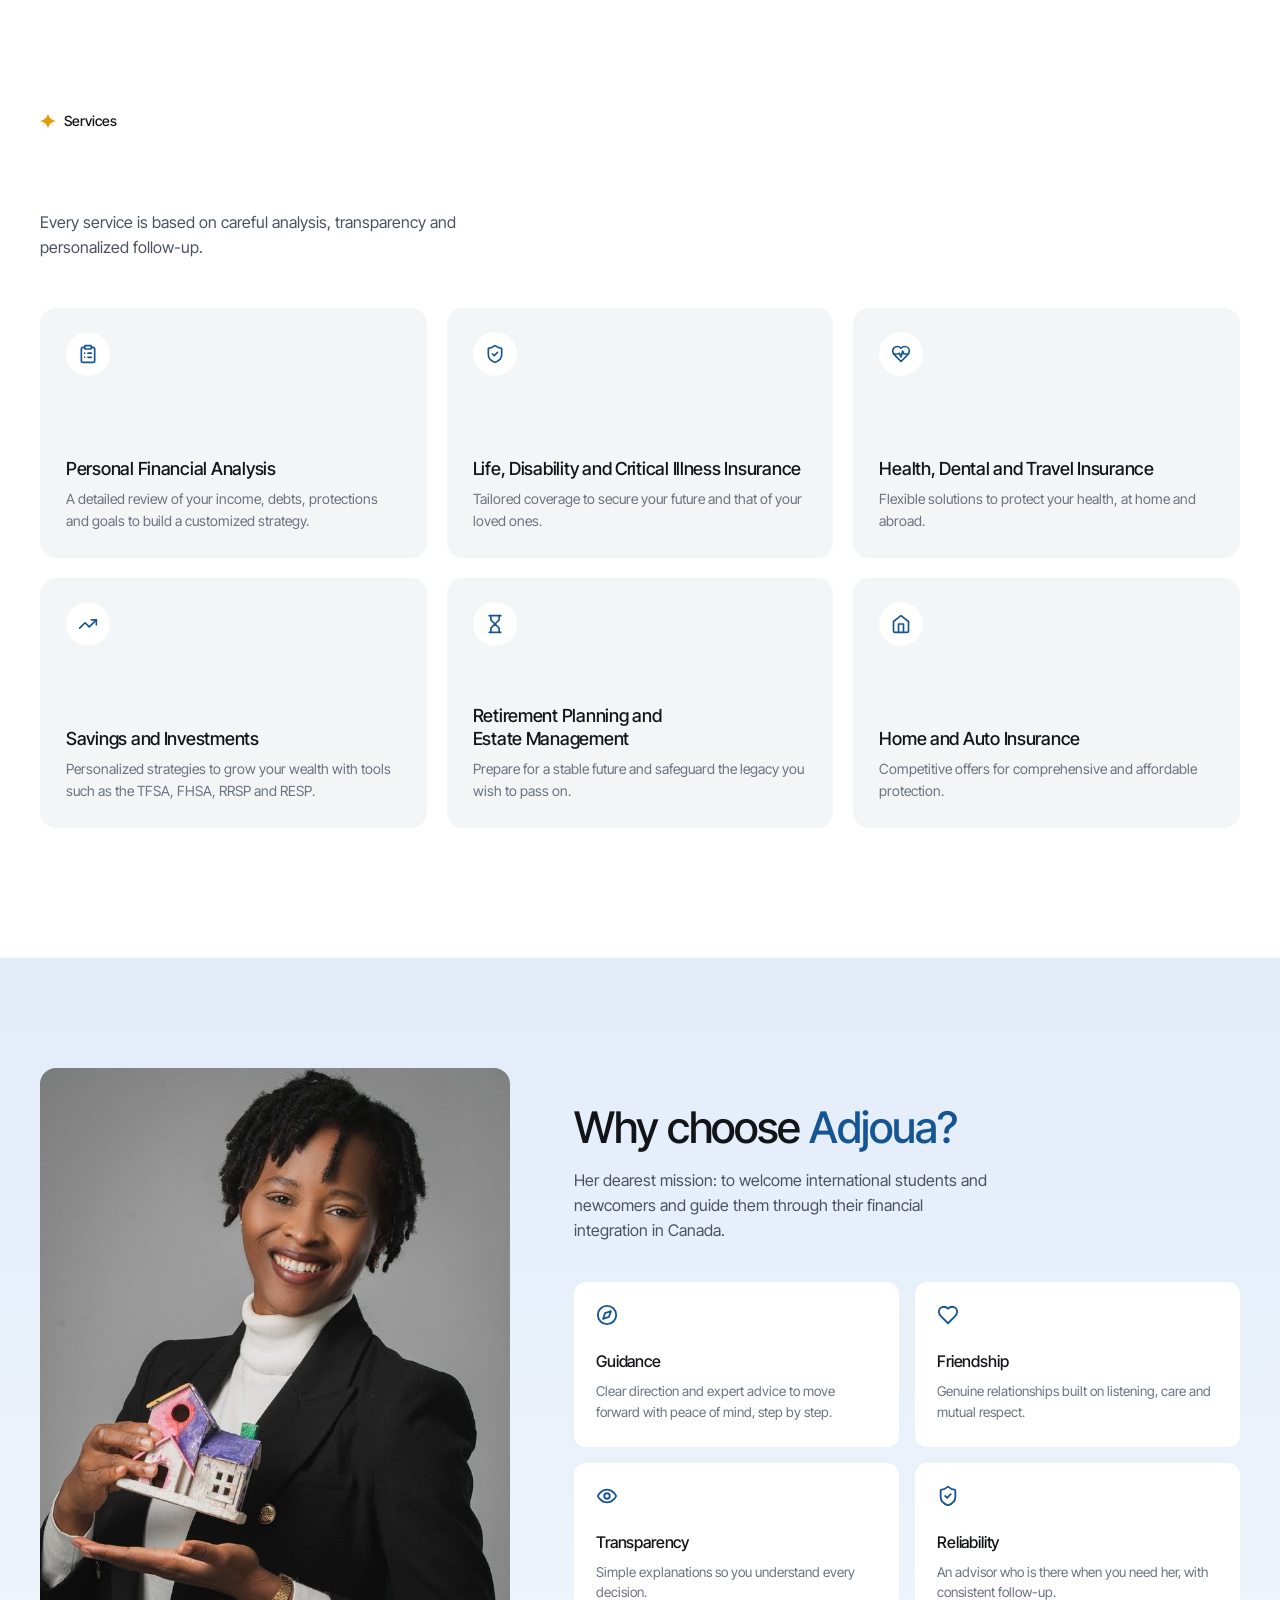
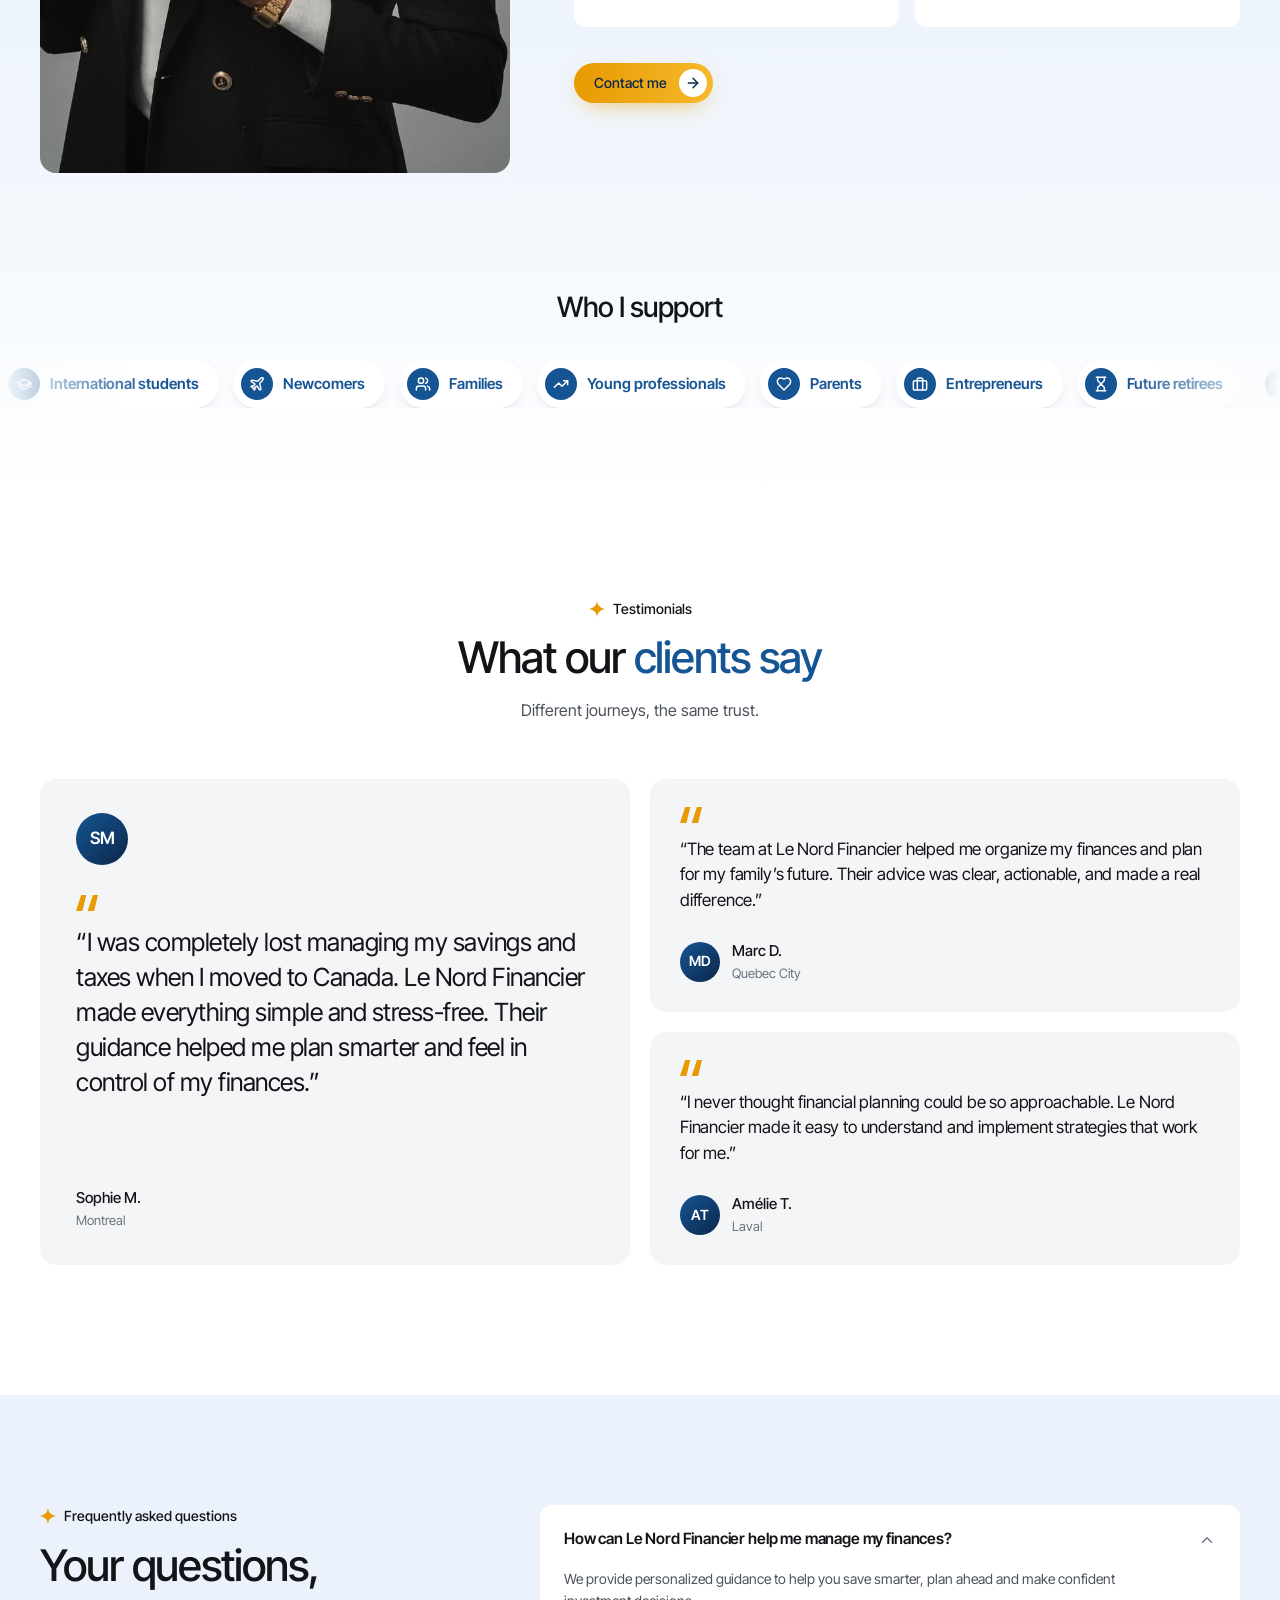
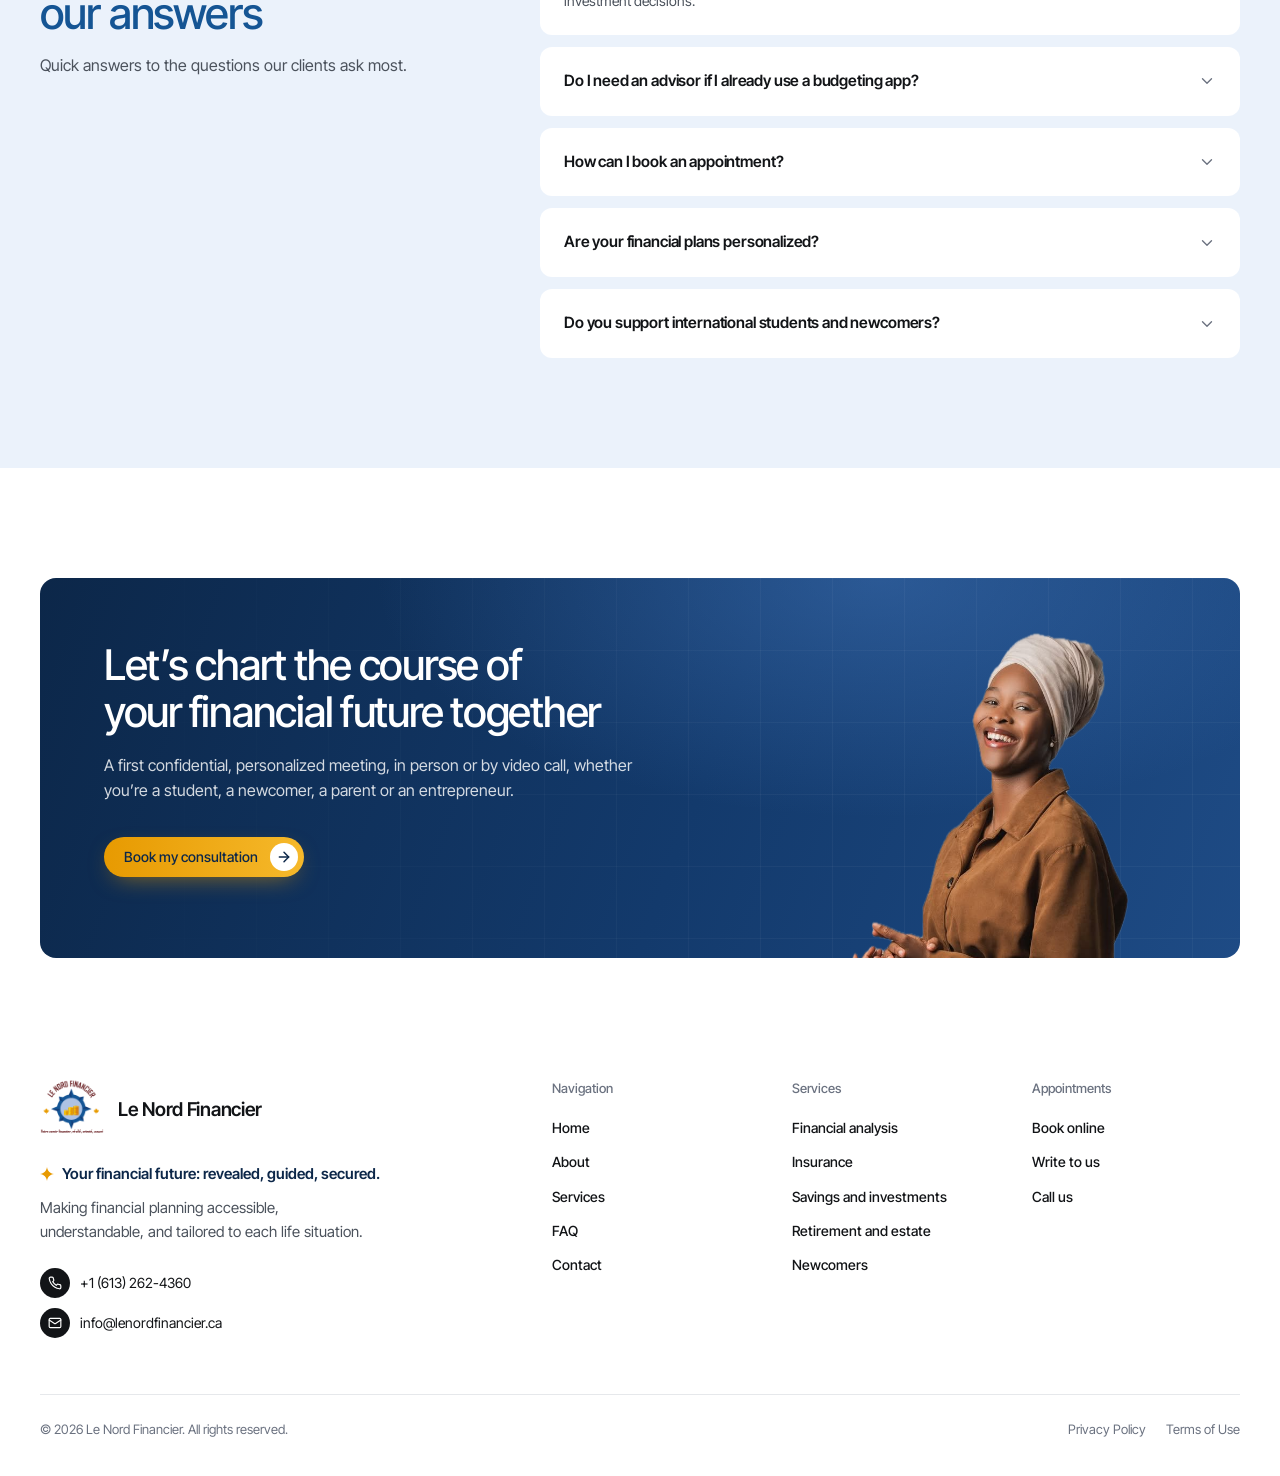
<file: en/index.html>
<!doctype html>
<html lang="en">
<head>
<meta charset="utf-8">
<meta name="viewport" content="width=device-width, initial-scale=1">
<title>Le Nord Financier — Financial Security Advisor in Quebec and Ontario</title>
<meta name="description" content="Adjoua Laetitia Konan, financial security advisor: financial analysis, insurance, savings, retirement and support for newcomers to Canada.">
<meta name="referrer" content="strict-origin-when-cross-origin">
<link rel="alternate" hreflang="fr" href="../index.html">
<link rel="alternate" hreflang="en" href="index.html">
<link rel="preconnect" href="https://fonts.googleapis.com">
<link rel="preconnect" href="https://fonts.gstatic.com" crossorigin>
<link href="https://fonts.googleapis.com/css2?family=Inter+Tight:ital,wght@0,400;0,500;0,600;1,400;1,500&amp;display=swap" rel="stylesheet">
<link rel="stylesheet" href="../styles.css">
<script>document.documentElement.classList.add('js')</script>
</head>
<body>
<a class="evitement" href="#contenu">Skip to content</a>

<svg width="0" height="0" style="position:absolute" aria-hidden="true">
  <symbol id="i-fleche" viewBox="0 0 24 24"><path d="M5 12h14"/><path d="m12 5 7 7-7 7"/></symbol>
  <symbol id="i-chevron" viewBox="0 0 24 24"><path d="m6 9 6 6 6-6"/></symbol>
  <symbol id="i-tel" viewBox="0 0 24 24"><path d="M22 16.92v3a2 2 0 0 1-2.18 2 19.8 19.8 0 0 1-8.63-3.07 19.5 19.5 0 0 1-6-6 19.8 19.8 0 0 1-3.07-8.67A2 2 0 0 1 4.11 2h3a2 2 0 0 1 2 1.72c.13.96.36 1.9.7 2.81a2 2 0 0 1-.45 2.11L8.09 9.91a16 16 0 0 0 6 6l1.27-1.27a2 2 0 0 1 2.11-.45c.91.34 1.85.57 2.81.7A2 2 0 0 1 22 16.92z"/></symbol>
  <symbol id="i-courriel" viewBox="0 0 24 24"><rect width="20" height="16" x="2" y="4" rx="2"/><path d="m22 7-8.97 5.7a1.94 1.94 0 0 1-2.06 0L2 7"/></symbol>
  <symbol id="i-agenda" viewBox="0 0 24 24"><rect width="18" height="18" x="3" y="4" rx="2"/><path d="M16 2v4M8 2v4M3 10h18"/></symbol>
  <symbol id="i-analyse" viewBox="0 0 24 24"><rect width="8" height="4" x="8" y="2" rx="1"/><path d="M16 4h2a2 2 0 0 1 2 2v14a2 2 0 0 1-2 2H6a2 2 0 0 1-2-2V6a2 2 0 0 1 2-2h2"/><path d="M12 11h4M12 16h4M8 11h.01M8 16h.01"/></symbol>
  <symbol id="i-bouclier" viewBox="0 0 24 24"><path d="M20 13c0 5-3.5 7.5-7.66 8.95a1 1 0 0 1-.67-.01C7.5 20.5 4 18 4 13V6a1 1 0 0 1 1-1c2 0 4.5-1.2 6.24-2.72a1.17 1.17 0 0 1 1.52 0C14.51 3.81 17 5 19 5a1 1 0 0 1 1 1z"/><path d="m9 12 2 2 4-4"/></symbol>
  <symbol id="i-sante" viewBox="0 0 24 24"><path d="M19 14c1.49-1.46 3-3.21 3-5.5A5.5 5.5 0 0 0 16.5 3c-1.76 0-3 .5-4.5 2-1.5-1.5-2.74-2-4.5-2A5.5 5.5 0 0 0 2 8.5c0 2.3 1.5 4.05 3 5.5l7 7Z"/><path d="M3.22 12H9.5l.5-1 2 4.5 2-7 1.5 3.5h5.27"/></symbol>
  <symbol id="i-hausse" viewBox="0 0 24 24"><path d="M22 7 13.5 15.5 8.5 10.5 2 17"/><path d="M16 7h6v6"/></symbol>
  <symbol id="i-sablier" viewBox="0 0 24 24"><path d="M5 22h14M5 2h14"/><path d="M17 22v-4.17a2 2 0 0 0-.59-1.42L12 12l-4.41 4.41A2 2 0 0 0 7 17.83V22"/><path d="M7 2v4.17a2 2 0 0 0 .59 1.42L12 12l4.41-4.41A2 2 0 0 0 17 6.17V2"/></symbol>
  <symbol id="i-maison" viewBox="0 0 24 24"><path d="m3 9 9-7 9 7v11a2 2 0 0 1-2 2H5a2 2 0 0 1-2-2z"/><path d="M9 22V12h6v10"/></symbol>
  <symbol id="i-globe" viewBox="0 0 24 24"><circle cx="12" cy="12" r="10"/><path d="M12 2a14.5 14.5 0 0 0 0 20 14.5 14.5 0 0 0 0-20"/><path d="M2 12h20"/></symbol>
  <symbol id="i-boussole" viewBox="0 0 24 24"><circle cx="12" cy="12" r="10"/><path d="m16.24 7.76-2.12 6.36-6.36 2.12 2.12-6.36z"/></symbol>
  <symbol id="i-oeil" viewBox="0 0 24 24"><path d="M2 12s3-7 10-7 10 7 10 7-3 7-10 7-10-7-10-7Z"/><circle cx="12" cy="12" r="3"/></symbol>
  <symbol id="i-coeur" viewBox="0 0 24 24"><path d="M19 14c1.49-1.46 3-3.21 3-5.5A5.5 5.5 0 0 0 16.5 3c-1.76 0-3 .5-4.5 2-1.5-1.5-2.74-2-4.5-2A5.5 5.5 0 0 0 2 8.5c0 2.3 1.5 4.05 3 5.5l7 7Z"/></symbol>
  <symbol id="i-diplome" viewBox="0 0 24 24"><path d="M22 10v6"/><path d="M2 10l10-5 10 5-10 5z"/><path d="M6 12v5c3 3 9 3 12 0v-5"/></symbol>
  <symbol id="i-epingle" viewBox="0 0 24 24"><path d="M20 10c0 6-8 12-8 12s-8-6-8-12a8 8 0 0 1 16 0Z"/><circle cx="12" cy="10" r="3"/></symbol>
  <symbol id="i-trophee" viewBox="0 0 24 24"><path d="M6 9H4.5a2.5 2.5 0 0 1 0-5H6M18 9h1.5a2.5 2.5 0 0 0 0-5H18M4 22h16"/><path d="M10 14.66V17c0 .55-.47.98-.97 1.21C7.85 18.75 7 20.24 7 22M14 14.66V17c0 .55.47.98.97 1.21C16.15 18.75 17 20.24 17 22"/><path d="M18 2H6v7a6 6 0 0 0 12 0V2Z"/></symbol>
  <symbol id="i-badge" viewBox="0 0 24 24"><path d="M3.85 8.62a4 4 0 0 1 4.78-4.77 4 4 0 0 1 6.74 0 4 4 0 0 1 4.78 4.78 4 4 0 0 1 0 6.74 4 4 0 0 1-4.77 4.78 4 4 0 0 1-6.75 0 4 4 0 0 1-4.78-4.77 4 4 0 0 1 0-6.76Z"/><path d="m9 12 2 2 4-4"/></symbol>
  <symbol id="i-groupe" viewBox="0 0 24 24"><path d="M16 21v-2a4 4 0 0 0-4-4H6a4 4 0 0 0-4 4v2"/><circle cx="9" cy="7" r="4"/><path d="M22 21v-2a4 4 0 0 0-3-3.87M16 3.13a4 4 0 0 1 0 7.75"/></symbol>
  <symbol id="i-valise" viewBox="0 0 24 24"><rect width="20" height="14" x="2" y="7" rx="2"/><path d="M16 21V5a2 2 0 0 0-2-2h-4a2 2 0 0 0-2 2v16"/></symbol>
  <symbol id="i-avion" viewBox="0 0 24 24"><path d="M17.8 19.2 16 11l3.5-3.5C21 6 21.5 4 21 3c-1-.5-3 0-4.5 1.5L13 8 4.8 6.2c-.5-.1-.9.1-1.1.5l-.3.5c-.2.5-.1 1 .3 1.3L9 12l-2 3H4l-1 1 3 2 2 3 1-1v-3l3-2 3.5 5.3c.3.4.8.5 1.3.3l.5-.2c.4-.3.6-.7.5-1.2z"/></symbol>
  <symbol id="i-menu" viewBox="0 0 24 24"><path d="M4 7h16M4 12h16M4 17h16"/></symbol>
  <symbol id="i-etoile" viewBox="0 0 24 24"><path d="M12 0c.7 6.4 5 10.9 12 12-7 1.1-11.3 5.6-12 12-.7-6.4-5-10.9-12-12C7 10.9 11.3 6.4 12 0Z"/></symbol>
  <symbol id="i-guillemets" viewBox="0 0 22 16"><path d="M5.2 0h5.1L6.4 16H0zM16.9 0H22l-3.9 16h-6.4z"/></symbol>
  <symbol id="i-coche" viewBox="0 0 24 24"><path d="M20 6 9 17l-5-5"/></symbol>
  <symbol id="i-horloge" viewBox="0 0 24 24"><circle cx="12" cy="12" r="10"/><path d="M12 6v6l4 2"/></symbol>
  <symbol id="i-cadenas" viewBox="0 0 24 24"><rect width="18" height="11" x="3" y="11" rx="2"/><path d="M7 11V7a5 5 0 0 1 10 0v4"/></symbol>
  <symbol id="i-message" viewBox="0 0 24 24"><path d="M21 15a2 2 0 0 1-2 2H7l-4 4V5a2 2 0 0 1 2-2h14a2 2 0 0 1 2 2z"/></symbol>
  <symbol id="i-cible" viewBox="0 0 24 24"><circle cx="12" cy="12" r="10"/><circle cx="12" cy="12" r="6"/><circle cx="12" cy="12" r="2"/></symbol>
  <symbol id="i-suivi" viewBox="0 0 24 24"><path d="M21 12a9 9 0 1 1-3-6.7L21 8"/><path d="M21 3v5h-5"/></symbol>
  <symbol id="i-envoyer" viewBox="0 0 24 24"><path d="m22 2-7 20-4-9-9-4Z"/><path d="M22 2 11 13"/></symbol>
  <symbol id="i-question" viewBox="0 0 24 24"><circle cx="12" cy="12" r="10"/><path d="M9.1 9a3 3 0 0 1 5.8 1c0 2-3 3-3 3M12 17h.01"/></symbol>
</svg>

<header class="entete">
  <div class="enveloppe">
    <nav class="nav" aria-label="Main navigation">
      <a class="marque" href="index.html">
        <span class="marque__pastille"><img src="../img/logo.png" alt="Le Nord Financier logo" width="44" height="44"></span>
        <span class="marque__texte">Le Nord Financier</span>
      </a>
      <div class="nav__liens">
        <a class="actif" aria-current="page" href="index.html">Home</a>
        <a href="about.html">About</a>
        <a href="services.html">Services</a>
        <a href="faq.html">FAQ</a>
        <a class="nav__mobile" href="contact.html">Contact</a>
      </div>
      <div class="nav__droite">
        <div class="langue" role="group" aria-label="Language">
          <a href="../index.html" hreflang="fr" lang="fr">FR</a>
          <a class="actif" aria-current="true" href="index.html" hreflang="en" lang="en">EN</a>
        </div>
        <a class="nav__contact" href="contact.html"><svg class="ico" aria-hidden="true"><use href="#i-tel"/></svg>Contact</a>
        <button class="nav__burger" type="button" aria-label="Open menu" aria-expanded="false"><svg class="ico" aria-hidden="true"><use href="#i-menu"/></svg></button>
      </div>
    </nav>
  </div>
</header>

<main id="contenu">
<!-- ================= HERO ================= -->
<section class="hero">
  <span class="repere repere--1"></span>
  <span class="repere repere--2"></span>

  <div class="enveloppe">
    <div class="hero__contenu">
      <h1 class="hero__titre">Your financial future, revealed, guided and secured</h1>
      <p class="hero__texte">Clear, human advice to protect your family, save for tomorrow and invest with confidence, in Quebec and Ontario.</p>
      <div class="hero__actions">
        <a class="bouton" href="https://calendly.com/adjouakonan-lenordfinancier" target="_blank" rel="noopener noreferrer">Book a Consultation <span class="rond"><svg class="ico" aria-hidden="true"><use href="#i-fleche"/></svg></span></a>
      </div>
    </div>
  </div>

  <div class="hero__scene">
    <img class="hero__photo" src="../img/adjoua-loupe-detouree.png" alt="Adjoua Laetitia Konan, smiling, holding a magnifying glass" width="720" height="1080">
    <div class="hero__halo"></div>

    <div class="hero__carte verre">
      <div class="hero__carte-haut">
        <span class="hero__pilule"><svg class="ico" aria-hidden="true"><use href="#i-trophee"/></svg>Winner</span>
        <span class="hero__chiffre">1<sup>st</sup> Challenge</span>
      </div>
      <p>Also recognized in iA Financial Group’s President’s Campaign.</p>
    </div>

    <div class="hero__badge verre">
      <span class="puce"><svg class="ico" aria-hidden="true"><use href="#i-badge"/></svg></span>
      Advisor in Quebec and Ontario
    </div>
  </div>

  <div class="hero__signature">
    <p class="hero__nom">Adjoua Laetitia Konan</p>
    <p class="hero__services">Financial analysis, life and disability insurance, health and travel, savings and investments, retirement, support for newcomers</p>
  </div>
</section>

<!-- ================= ABOUT ================= -->
<section class="apropos">
  <div class="enveloppe apropos__grille">
    <img class="apropos__photo" src="../img/adjoua-famille.jpg" alt="Adjoua Laetitia Konan holding a pair of baby booties" width="720" height="1080" loading="lazy">
    <div class="apropos__texte">
      <span class="etiquette"><svg aria-hidden="true"><use href="#i-etoile"/></svg>About</span>
      <h2 class="apropos__nom">Adjoua Laetitia Konan</h2>
      <p>Founder of Le Nord Financier, Adjoua is a financial security advisor in Quebec and Ontario. For more than ten years, she looked after passengers as a Chief Flight Attendant. Today, she brings the same attentive listening, rigour and sense of service to your financial future. She holds a DEC in Commerce and Finance and is pursuing a Bachelor’s degree in Commerce.</p>
      <a class="bouton bouton--petit" href="about.html">Read my story <span class="rond"><svg class="ico" aria-hidden="true"><use href="#i-fleche"/></svg></span></a>
      <div class="apropos__infos">
        <div class="info">
          <svg class="ico" aria-hidden="true"><use href="#i-avion"/></svg>
          <h3><span class="compteur">10</span>+ years</h3>
          <p>in aviation, as a Chief Flight Attendant</p>
        </div>
        <div class="info">
          <svg class="ico" aria-hidden="true"><use href="#i-trophee"/></svg>
          <h3><span class="compteur">2</span> awards</h3>
          <p>at iA Financial Group</p>
        </div>
        <div class="info">
          <svg class="ico" aria-hidden="true"><use href="#i-epingle"/></svg>
          <h3><span class="compteur">2</span> provinces</h3>
          <p>Quebec and Ontario</p>
        </div>
      </div>
    </div>
  </div>
</section>

<!-- ================= SERVICES ================= -->
<section class="services">
  <div class="enveloppe">
    <span class="etiquette"><svg aria-hidden="true"><use href="#i-etoile"/></svg>Services</span>
    <h2 class="titre-section">Services <em>tailored to you</em></h2>
    <p class="chapo">Every service is based on careful analysis, transparency and personalized follow-up.</p>

    <div class="services__grille">
      <article class="service">
        <span class="service__icone"><svg class="ico" aria-hidden="true"><use href="#i-analyse"/></svg></span>
        <a class="service__lien" href="services.html#analyse">Learn more <span class="rond"><svg class="ico" aria-hidden="true"><use href="#i-fleche"/></svg></span></a>
        <h3>Personal Financial Analysis</h3>
        <p>A detailed review of your income, debts, protections and goals to build a customized strategy.</p>
      </article>
      <article class="service">
        <span class="service__icone"><svg class="ico" aria-hidden="true"><use href="#i-bouclier"/></svg></span>
        <a class="service__lien" href="services.html#assurance-vie">Learn more <span class="rond"><svg class="ico" aria-hidden="true"><use href="#i-fleche"/></svg></span></a>
        <h3>Life, Disability and Critical Illness Insurance</h3>
        <p>Tailored coverage to secure your future and that of your loved ones.</p>
      </article>
      <article class="service">
        <span class="service__icone"><svg class="ico" aria-hidden="true"><use href="#i-sante"/></svg></span>
        <a class="service__lien" href="services.html#sante">Learn more <span class="rond"><svg class="ico" aria-hidden="true"><use href="#i-fleche"/></svg></span></a>
        <h3>Health, Dental and Travel Insurance</h3>
        <p>Flexible solutions to protect your health, at home and abroad.</p>
      </article>
      <article class="service">
        <span class="service__icone"><svg class="ico" aria-hidden="true"><use href="#i-hausse"/></svg></span>
        <a class="service__lien" href="services.html#epargne">Learn more <span class="rond"><svg class="ico" aria-hidden="true"><use href="#i-fleche"/></svg></span></a>
        <h3>Savings and Investments</h3>
        <p>Personalized strategies to grow your wealth with tools such as the TFSA, FHSA, RRSP and RESP.</p>
      </article>
      <article class="service">
        <span class="service__icone"><svg class="ico" aria-hidden="true"><use href="#i-sablier"/></svg></span>
        <a class="service__lien" href="services.html#retraite">Learn more <span class="rond"><svg class="ico" aria-hidden="true"><use href="#i-fleche"/></svg></span></a>
        <h3>Retirement Planning and Estate Management</h3>
        <p>Prepare for a stable future and safeguard the legacy you wish to pass on.</p>
      </article>
      <article class="service">
        <span class="service__icone"><svg class="ico" aria-hidden="true"><use href="#i-maison"/></svg></span>
        <a class="service__lien" href="services.html#habitation">Learn more <span class="rond"><svg class="ico" aria-hidden="true"><use href="#i-fleche"/></svg></span></a>
        <h3>Home and Auto Insurance</h3>
        <p>Competitive offers for comprehensive and affordable protection.</p>
      </article>
    </div>
  </div>
</section>

<!-- ================= WHY ================= -->
<section class="pourquoi">
  <div class="enveloppe pourquoi__grille">
    <img class="pourquoi__photo" src="../img/adjoua-maison.jpg" alt="Adjoua Laetitia Konan presenting a small model house" width="720" height="1080" loading="lazy">
    <div>
      <span class="etiquette"><svg aria-hidden="true"><use href="#i-etoile"/></svg>Our values</span>
      <h2 class="titre-section">Why choose <em>Adjoua?</em></h2>
      <p class="chapo">Her dearest mission: to welcome international students and newcomers and guide them through their financial integration in Canada.</p>
      <div class="pourquoi__cartes">
        <div class="atout">
          <svg class="ico" aria-hidden="true"><use href="#i-boussole"/></svg>
          <h3>Guidance</h3>
          <p>Clear direction and expert advice to move forward with peace of mind, step by step.</p>
        </div>
        <div class="atout">
          <svg class="ico" aria-hidden="true"><use href="#i-coeur"/></svg>
          <h3>Friendship</h3>
          <p>Genuine relationships built on listening, care and mutual respect.</p>
        </div>
        <div class="atout">
          <svg class="ico" aria-hidden="true"><use href="#i-oeil"/></svg>
          <h3>Transparency</h3>
          <p>Simple explanations so you understand every decision.</p>
        </div>
        <div class="atout">
          <svg class="ico" aria-hidden="true"><use href="#i-bouclier"/></svg>
          <h3>Reliability</h3>
          <p>An advisor who is there when you need her, with consistent follow-up.</p>
        </div>
      </div>
      <a class="bouton bouton--petit" href="contact.html">Contact me <span class="rond"><svg class="ico" aria-hidden="true"><use href="#i-fleche"/></svg></span></a>
    </div>
  </div>
</section>

<!-- ================= WHO I SUPPORT ================= -->
<section class="publics">
  <h2>Who I support</h2>
  <div class="defile">
    <div class="defile__piste">
      <span class="public"><span class="puce"><svg class="ico" aria-hidden="true"><use href="#i-diplome"/></svg></span>International students</span>
      <span class="public"><span class="puce"><svg class="ico" aria-hidden="true"><use href="#i-avion"/></svg></span>Newcomers</span>
      <span class="public"><span class="puce"><svg class="ico" aria-hidden="true"><use href="#i-groupe"/></svg></span>Families</span>
      <span class="public"><span class="puce"><svg class="ico" aria-hidden="true"><use href="#i-hausse"/></svg></span>Young professionals</span>
      <span class="public"><span class="puce"><svg class="ico" aria-hidden="true"><use href="#i-coeur"/></svg></span>Parents</span>
      <span class="public"><span class="puce"><svg class="ico" aria-hidden="true"><use href="#i-valise"/></svg></span>Entrepreneurs</span>
      <span class="public"><span class="puce"><svg class="ico" aria-hidden="true"><use href="#i-sablier"/></svg></span>Future retirees</span>
      <span class="public" aria-hidden="true"><span class="puce"><svg class="ico" aria-hidden="true"><use href="#i-diplome"/></svg></span>International students</span>
      <span class="public" aria-hidden="true"><span class="puce"><svg class="ico" aria-hidden="true"><use href="#i-avion"/></svg></span>Newcomers</span>
      <span class="public" aria-hidden="true"><span class="puce"><svg class="ico" aria-hidden="true"><use href="#i-groupe"/></svg></span>Families</span>
      <span class="public" aria-hidden="true"><span class="puce"><svg class="ico" aria-hidden="true"><use href="#i-hausse"/></svg></span>Young professionals</span>
      <span class="public" aria-hidden="true"><span class="puce"><svg class="ico" aria-hidden="true"><use href="#i-coeur"/></svg></span>Parents</span>
      <span class="public" aria-hidden="true"><span class="puce"><svg class="ico" aria-hidden="true"><use href="#i-valise"/></svg></span>Entrepreneurs</span>
      <span class="public" aria-hidden="true"><span class="puce"><svg class="ico" aria-hidden="true"><use href="#i-sablier"/></svg></span>Future retirees</span>
    </div>
  </div>
</section>

<!-- ================= TESTIMONIALS ================= -->
<section class="temoignages">
  <div class="enveloppe">
    <span class="etiquette"><svg aria-hidden="true"><use href="#i-etoile"/></svg>Testimonials</span>
    <h2 class="titre-section">What our <em>clients say</em></h2>
    <p class="chapo">Different journeys, the same trust.</p>

    <div class="temoignages__grille">
      <figure class="temoignage temoignage--grand">
        <span class="avatar">SM</span>
        <svg class="guillemets" aria-hidden="true"><use href="#i-guillemets"/></svg>
        <blockquote>“I was completely lost managing my savings and taxes when I moved to Canada. Le Nord Financier made everything simple and stress-free. Their guidance helped me plan smarter and feel in control of my finances.”</blockquote>
        <figcaption class="auteur"><div><strong>Sophie M.</strong><span>Montreal</span></div></figcaption>
      </figure>
      <figure class="temoignage">
        <svg class="guillemets" aria-hidden="true"><use href="#i-guillemets"/></svg>
        <blockquote>“The team at Le Nord Financier helped me organize my finances and plan for my family’s future. Their advice was clear, actionable, and made a real difference.”</blockquote>
        <figcaption class="auteur"><span class="avatar">MD</span><div><strong>Marc D.</strong><span>Quebec City</span></div></figcaption>
      </figure>
      <figure class="temoignage">
        <svg class="guillemets" aria-hidden="true"><use href="#i-guillemets"/></svg>
        <blockquote>“I never thought financial planning could be so approachable. Le Nord Financier made it easy to understand and implement strategies that work for me.”</blockquote>
        <figcaption class="auteur"><span class="avatar">AT</span><div><strong>Amélie T.</strong><span>Laval</span></div></figcaption>
      </figure>
    </div>
  </div>
</section>

<!-- ================= FAQ ================= -->
<section class="faq">
  <div class="enveloppe faq__grille">
    <div>
      <span class="etiquette"><svg aria-hidden="true"><use href="#i-etoile"/></svg>Frequently asked questions</span>
      <h2 class="titre-section">Your questions,<br><em>our answers</em></h2>
      <p class="chapo">Quick answers to the questions our clients ask most.</p>
    </div>
    <div class="faq__liste">
      <details class="question" open>
        <summary>How can Le Nord Financier help me manage my finances?<svg class="ico" aria-hidden="true"><use href="#i-chevron"/></svg></summary>
        <p>We provide personalized guidance to help you save smarter, plan ahead and make confident investment decisions.</p>
      </details>
      <details class="question">
        <summary>Do I need an advisor if I already use a budgeting app?<svg class="ico" aria-hidden="true"><use href="#i-chevron"/></svg></summary>
        <p>Yes. Apps track your spending; an advisor helps you interpret your numbers, build a strategy and make decisions that align with your long-term goals.</p>
      </details>
      <details class="question">
        <summary>How can I book an appointment?<svg class="ico" aria-hidden="true"><use href="#i-chevron"/></svg></summary>
        <p>Book a first consultation online, by phone or by email. We typically respond within 24 hours and can meet in person or by video call.</p>
      </details>
      <details class="question">
        <summary>Are your financial plans personalized?<svg class="ico" aria-hidden="true"><use href="#i-chevron"/></svg></summary>
        <p>Always. Every plan is built after a thorough analysis of your situation, risk tolerance, timeline and goals.</p>
      </details>
      <details class="question">
        <summary>Do you support international students and newcomers?<svg class="ico" aria-hidden="true"><use href="#i-chevron"/></svg></summary>
        <p>It is our dearest mission: helping you understand the Canadian financial system, build a strong network and lay the foundation for lasting financial security.</p>
      </details>
    </div>
  </div>
</section>

<!-- ================= CALL TO ACTION ================= -->
<section class="appel">
  <div class="enveloppe">
    <div class="appel__bloc">
      <div class="appel__texte">
        <h2>Let’s chart the course of your financial future together</h2>
        <p>A first confidential, personalized meeting, in person or by video call, whether you’re a student, a newcomer, a parent or an entrepreneur.</p>
        <a class="bouton bouton--petit" href="https://calendly.com/adjouakonan-lenordfinancier" target="_blank" rel="noopener noreferrer">Book my consultation <span class="rond"><svg class="ico" aria-hidden="true"><use href="#i-fleche"/></svg></span></a>
      </div>
      <img class="appel__photo" src="../img/adjoua-rire-detouree.png" alt="" width="720" height="1080">
    </div>
  </div>
</section>
</main>

<footer class="pied">
  <div class="enveloppe">
    <div class="pied__haut">
      <div>
        <a class="pied__marque" href="index.html"><img src="../img/logo.png" alt="Le Nord Financier logo" width="64" height="64">Le Nord Financier</a>
        <p class="pied__slogan"><svg aria-hidden="true"><use href="#i-etoile"/></svg>Your financial future: revealed, guided, secured.</p>
        <p class="pied__devise">Making financial planning accessible, understandable, and tailored to each life situation.</p>
        <div class="pied__coord">
          <a href="tel:+16132624360"><span class="puce"><svg class="ico" aria-hidden="true"><use href="#i-tel"/></svg></span>+1 (613) 262-4360</a>
          <a href="mailto:info@lenordfinancier.ca"><span class="puce"><svg class="ico" aria-hidden="true"><use href="#i-courriel"/></svg></span>info@lenordfinancier.ca</a>
        </div>
      </div>
      <div class="pied__colonnes">
        <div>
          <h2 class="pied__titre">Navigation</h2>
          <ul>
            <li><a href="index.html">Home</a></li>
            <li><a href="about.html">About</a></li>
            <li><a href="services.html">Services</a></li>
            <li><a href="faq.html">FAQ</a></li>
            <li><a href="contact.html">Contact</a></li>
          </ul>
        </div>
        <div>
          <h2 class="pied__titre">Services</h2>
          <ul>
            <li><a href="services.html#analyse">Financial analysis</a></li>
            <li><a href="services.html#assurance-vie">Insurance</a></li>
            <li><a href="services.html#epargne">Savings and investments</a></li>
            <li><a href="services.html#retraite">Retirement and estate</a></li>
            <li><a href="services.html#nouveaux-arrivants">Newcomers</a></li>
          </ul>
        </div>
        <div>
          <h2 class="pied__titre">Appointments</h2>
          <ul>
            <li><a href="https://calendly.com/adjouakonan-lenordfinancier" target="_blank" rel="noopener noreferrer">Book online</a></li>
            <li><a href="contact.html">Write to us</a></li>
            <li><a href="tel:+16132624360">Call us</a></li>
          </ul>
        </div>
      </div>
    </div>
    <div class="pied__bas">
      <span>© 2026 Le Nord Financier. All rights reserved.</span>
      <nav aria-label="Privacy Policy"><a href="#">Privacy Policy</a><a href="#">Terms of Use</a></nav>
    </div>
  </div>
</footer>

<script src="../app.js"></script>
</body>
</html>
</file>
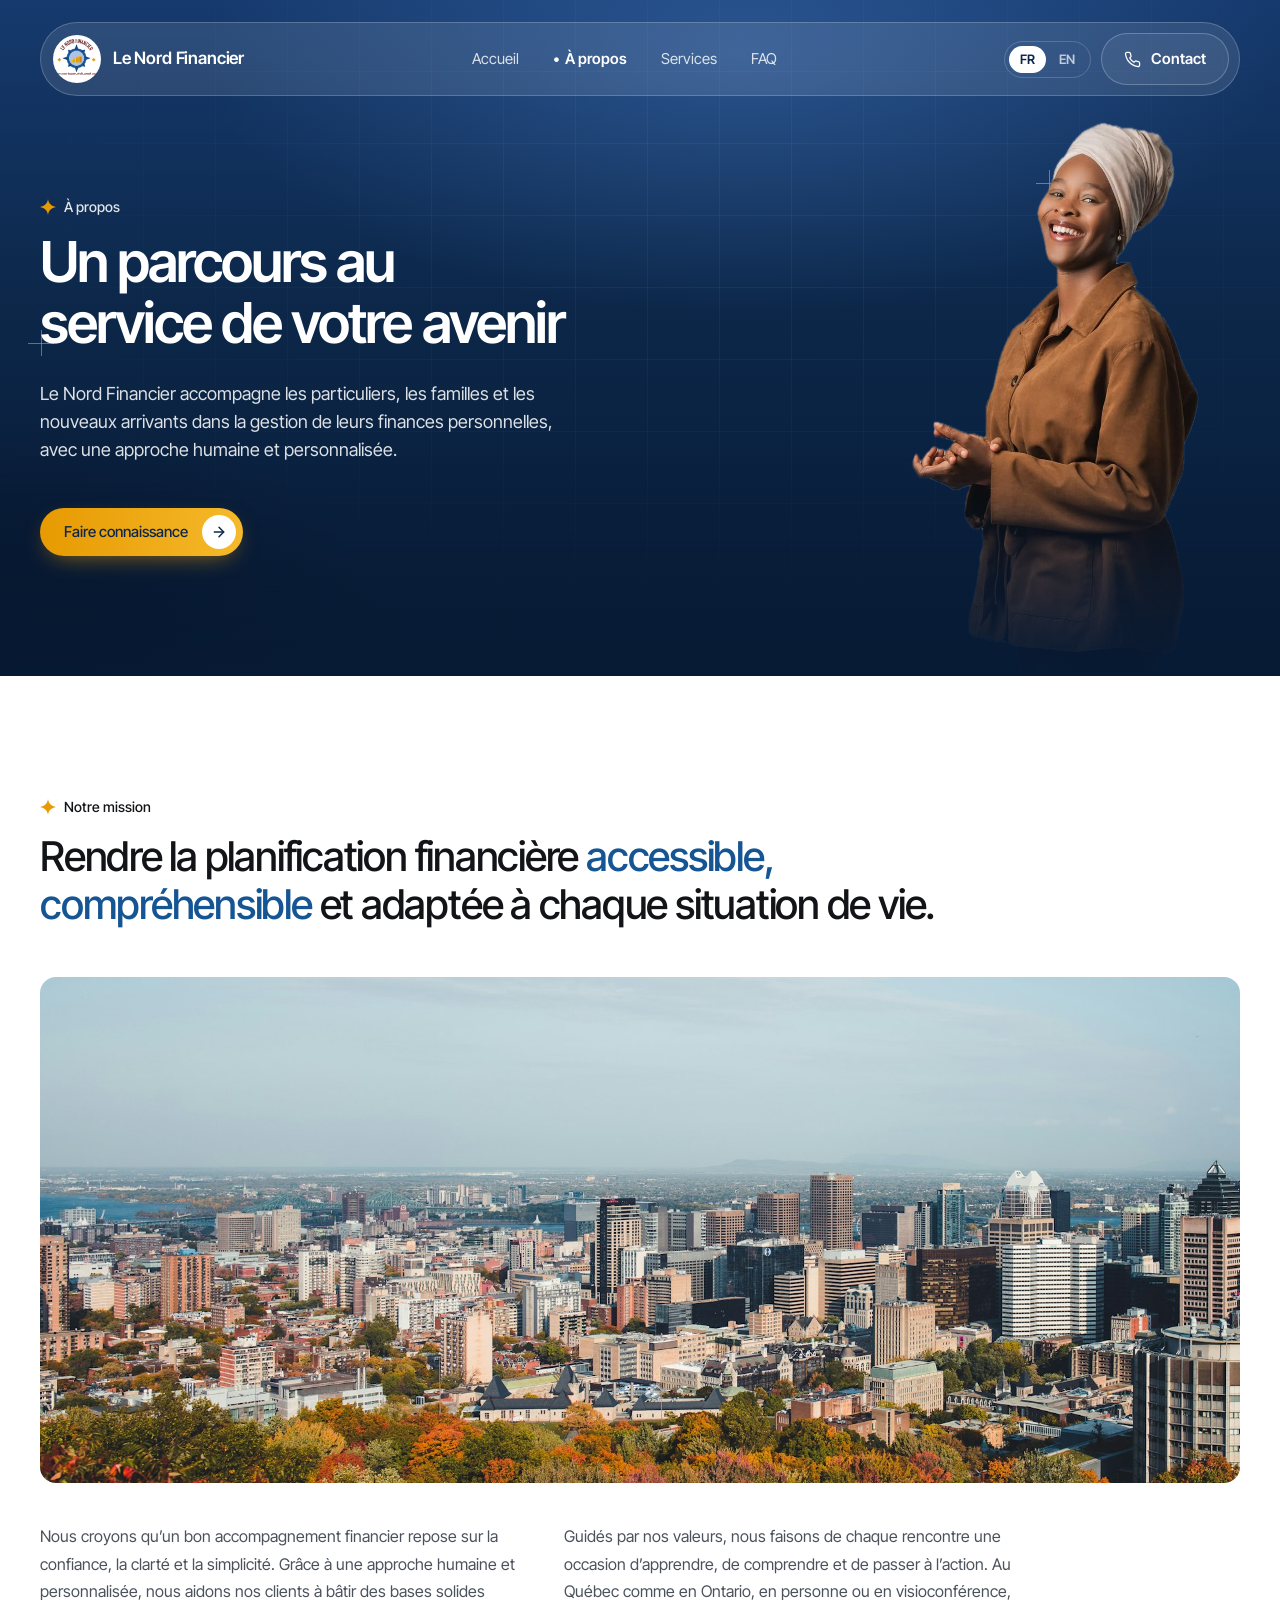
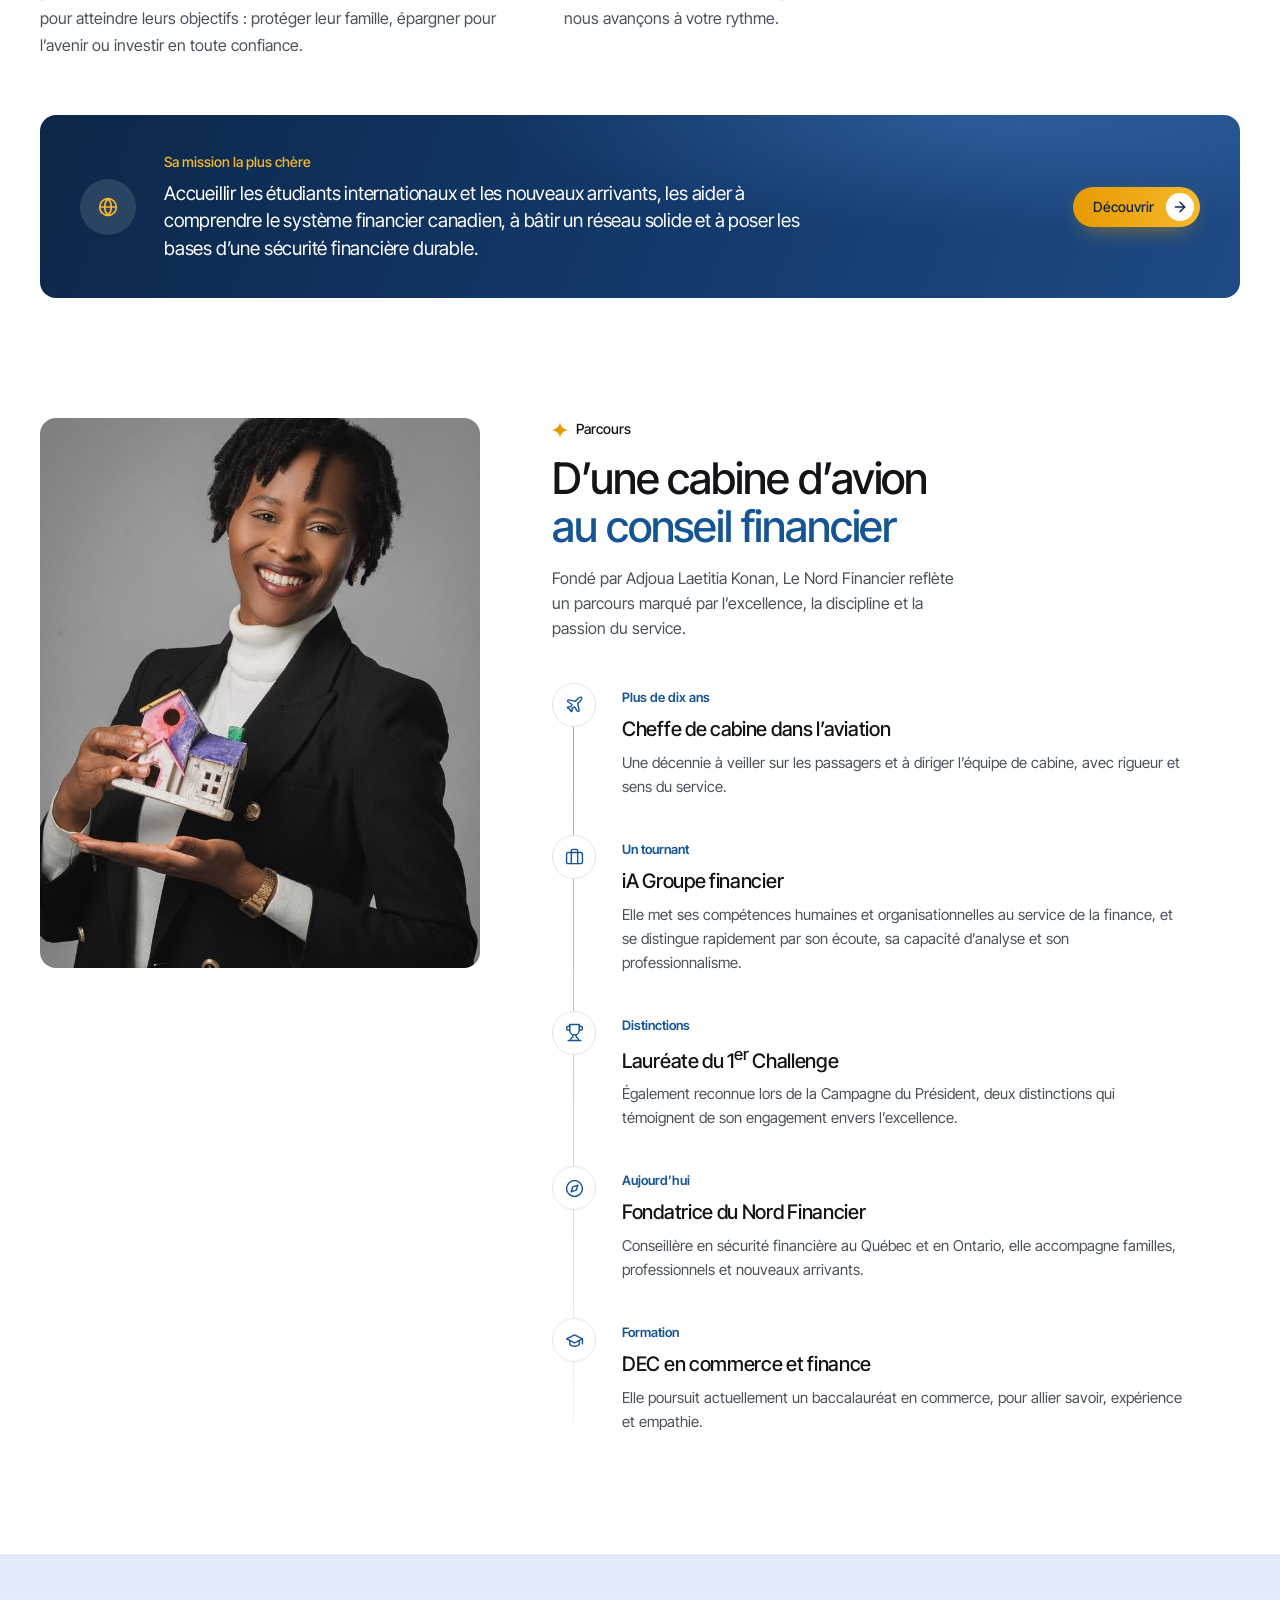
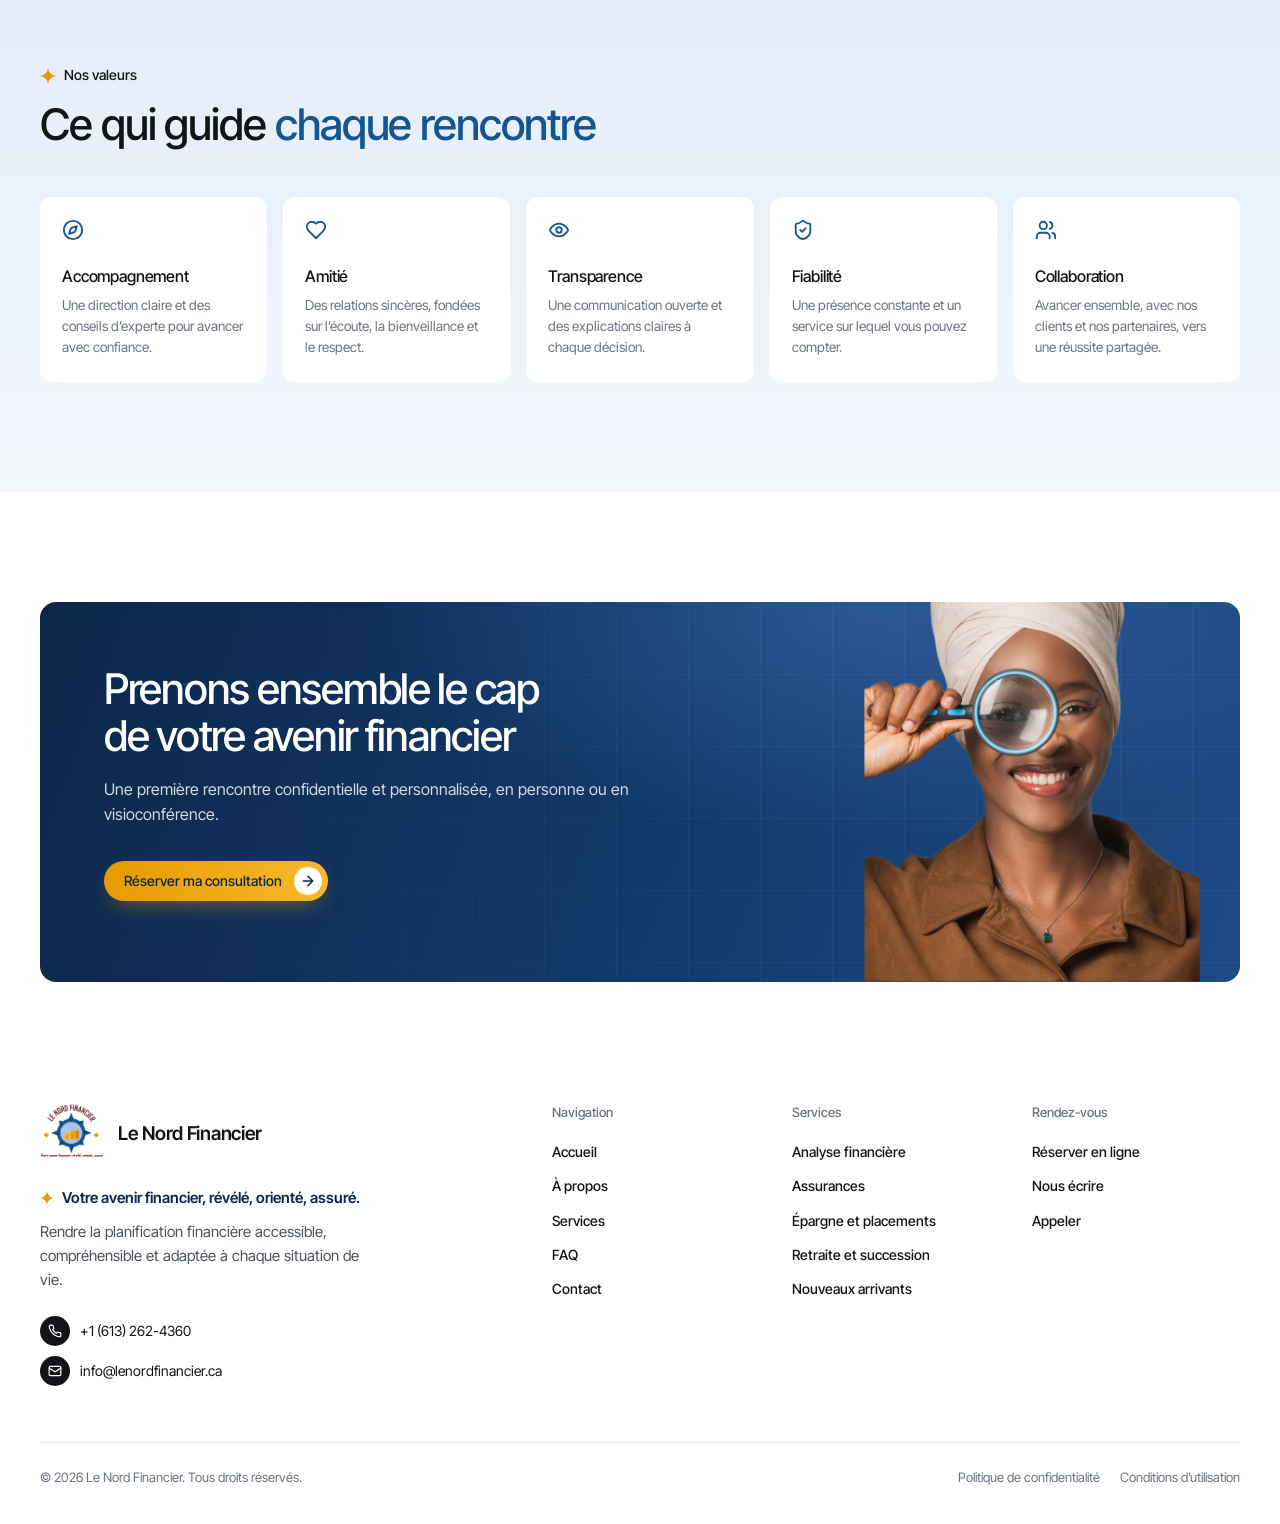
<file: a-propos.html>
<!doctype html>
<html lang="fr">
<head>
<meta charset="utf-8">
<meta name="viewport" content="width=device-width, initial-scale=1">
<title>À propos — Le Nord Financier</title>
<meta name="description" content="Le parcours d’Adjoua Laetitia Konan, fondatrice du Nord Financier, et les valeurs qui guident chaque rencontre.">
<meta name="referrer" content="strict-origin-when-cross-origin">
<link rel="alternate" hreflang="fr" href="a-propos.html">
<link rel="alternate" hreflang="en" href="en/about.html">
<link rel="preconnect" href="https://fonts.googleapis.com">
<link rel="preconnect" href="https://fonts.gstatic.com" crossorigin>
<link href="https://fonts.googleapis.com/css2?family=Inter+Tight:ital,wght@0,400;0,500;0,600;1,400;1,500&amp;display=swap" rel="stylesheet">
<link rel="stylesheet" href="styles.css">
<script>document.documentElement.classList.add('js')</script>
</head>
<body>
<a class="evitement" href="#contenu">Aller au contenu</a>

<svg width="0" height="0" style="position:absolute" aria-hidden="true">
  <symbol id="i-fleche" viewBox="0 0 24 24"><path d="M5 12h14"/><path d="m12 5 7 7-7 7"/></symbol>
  <symbol id="i-chevron" viewBox="0 0 24 24"><path d="m6 9 6 6 6-6"/></symbol>
  <symbol id="i-tel" viewBox="0 0 24 24"><path d="M22 16.92v3a2 2 0 0 1-2.18 2 19.8 19.8 0 0 1-8.63-3.07 19.5 19.5 0 0 1-6-6 19.8 19.8 0 0 1-3.07-8.67A2 2 0 0 1 4.11 2h3a2 2 0 0 1 2 1.72c.13.96.36 1.9.7 2.81a2 2 0 0 1-.45 2.11L8.09 9.91a16 16 0 0 0 6 6l1.27-1.27a2 2 0 0 1 2.11-.45c.91.34 1.85.57 2.81.7A2 2 0 0 1 22 16.92z"/></symbol>
  <symbol id="i-courriel" viewBox="0 0 24 24"><rect width="20" height="16" x="2" y="4" rx="2"/><path d="m22 7-8.97 5.7a1.94 1.94 0 0 1-2.06 0L2 7"/></symbol>
  <symbol id="i-agenda" viewBox="0 0 24 24"><rect width="18" height="18" x="3" y="4" rx="2"/><path d="M16 2v4M8 2v4M3 10h18"/></symbol>
  <symbol id="i-analyse" viewBox="0 0 24 24"><rect width="8" height="4" x="8" y="2" rx="1"/><path d="M16 4h2a2 2 0 0 1 2 2v14a2 2 0 0 1-2 2H6a2 2 0 0 1-2-2V6a2 2 0 0 1 2-2h2"/><path d="M12 11h4M12 16h4M8 11h.01M8 16h.01"/></symbol>
  <symbol id="i-bouclier" viewBox="0 0 24 24"><path d="M20 13c0 5-3.5 7.5-7.66 8.95a1 1 0 0 1-.67-.01C7.5 20.5 4 18 4 13V6a1 1 0 0 1 1-1c2 0 4.5-1.2 6.24-2.72a1.17 1.17 0 0 1 1.52 0C14.51 3.81 17 5 19 5a1 1 0 0 1 1 1z"/><path d="m9 12 2 2 4-4"/></symbol>
  <symbol id="i-sante" viewBox="0 0 24 24"><path d="M19 14c1.49-1.46 3-3.21 3-5.5A5.5 5.5 0 0 0 16.5 3c-1.76 0-3 .5-4.5 2-1.5-1.5-2.74-2-4.5-2A5.5 5.5 0 0 0 2 8.5c0 2.3 1.5 4.05 3 5.5l7 7Z"/><path d="M3.22 12H9.5l.5-1 2 4.5 2-7 1.5 3.5h5.27"/></symbol>
  <symbol id="i-hausse" viewBox="0 0 24 24"><path d="M22 7 13.5 15.5 8.5 10.5 2 17"/><path d="M16 7h6v6"/></symbol>
  <symbol id="i-sablier" viewBox="0 0 24 24"><path d="M5 22h14M5 2h14"/><path d="M17 22v-4.17a2 2 0 0 0-.59-1.42L12 12l-4.41 4.41A2 2 0 0 0 7 17.83V22"/><path d="M7 2v4.17a2 2 0 0 0 .59 1.42L12 12l4.41-4.41A2 2 0 0 0 17 6.17V2"/></symbol>
  <symbol id="i-maison" viewBox="0 0 24 24"><path d="m3 9 9-7 9 7v11a2 2 0 0 1-2 2H5a2 2 0 0 1-2-2z"/><path d="M9 22V12h6v10"/></symbol>
  <symbol id="i-globe" viewBox="0 0 24 24"><circle cx="12" cy="12" r="10"/><path d="M12 2a14.5 14.5 0 0 0 0 20 14.5 14.5 0 0 0 0-20"/><path d="M2 12h20"/></symbol>
  <symbol id="i-boussole" viewBox="0 0 24 24"><circle cx="12" cy="12" r="10"/><path d="m16.24 7.76-2.12 6.36-6.36 2.12 2.12-6.36z"/></symbol>
  <symbol id="i-oeil" viewBox="0 0 24 24"><path d="M2 12s3-7 10-7 10 7 10 7-3 7-10 7-10-7-10-7Z"/><circle cx="12" cy="12" r="3"/></symbol>
  <symbol id="i-coeur" viewBox="0 0 24 24"><path d="M19 14c1.49-1.46 3-3.21 3-5.5A5.5 5.5 0 0 0 16.5 3c-1.76 0-3 .5-4.5 2-1.5-1.5-2.74-2-4.5-2A5.5 5.5 0 0 0 2 8.5c0 2.3 1.5 4.05 3 5.5l7 7Z"/></symbol>
  <symbol id="i-diplome" viewBox="0 0 24 24"><path d="M22 10v6"/><path d="M2 10l10-5 10 5-10 5z"/><path d="M6 12v5c3 3 9 3 12 0v-5"/></symbol>
  <symbol id="i-epingle" viewBox="0 0 24 24"><path d="M20 10c0 6-8 12-8 12s-8-6-8-12a8 8 0 0 1 16 0Z"/><circle cx="12" cy="10" r="3"/></symbol>
  <symbol id="i-trophee" viewBox="0 0 24 24"><path d="M6 9H4.5a2.5 2.5 0 0 1 0-5H6M18 9h1.5a2.5 2.5 0 0 0 0-5H18M4 22h16"/><path d="M10 14.66V17c0 .55-.47.98-.97 1.21C7.85 18.75 7 20.24 7 22M14 14.66V17c0 .55.47.98.97 1.21C16.15 18.75 17 20.24 17 22"/><path d="M18 2H6v7a6 6 0 0 0 12 0V2Z"/></symbol>
  <symbol id="i-badge" viewBox="0 0 24 24"><path d="M3.85 8.62a4 4 0 0 1 4.78-4.77 4 4 0 0 1 6.74 0 4 4 0 0 1 4.78 4.78 4 4 0 0 1 0 6.74 4 4 0 0 1-4.77 4.78 4 4 0 0 1-6.75 0 4 4 0 0 1-4.78-4.77 4 4 0 0 1 0-6.76Z"/><path d="m9 12 2 2 4-4"/></symbol>
  <symbol id="i-groupe" viewBox="0 0 24 24"><path d="M16 21v-2a4 4 0 0 0-4-4H6a4 4 0 0 0-4 4v2"/><circle cx="9" cy="7" r="4"/><path d="M22 21v-2a4 4 0 0 0-3-3.87M16 3.13a4 4 0 0 1 0 7.75"/></symbol>
  <symbol id="i-valise" viewBox="0 0 24 24"><rect width="20" height="14" x="2" y="7" rx="2"/><path d="M16 21V5a2 2 0 0 0-2-2h-4a2 2 0 0 0-2 2v16"/></symbol>
  <symbol id="i-avion" viewBox="0 0 24 24"><path d="M17.8 19.2 16 11l3.5-3.5C21 6 21.5 4 21 3c-1-.5-3 0-4.5 1.5L13 8 4.8 6.2c-.5-.1-.9.1-1.1.5l-.3.5c-.2.5-.1 1 .3 1.3L9 12l-2 3H4l-1 1 3 2 2 3 1-1v-3l3-2 3.5 5.3c.3.4.8.5 1.3.3l.5-.2c.4-.3.6-.7.5-1.2z"/></symbol>
  <symbol id="i-menu" viewBox="0 0 24 24"><path d="M4 7h16M4 12h16M4 17h16"/></symbol>
  <symbol id="i-etoile" viewBox="0 0 24 24"><path d="M12 0c.7 6.4 5 10.9 12 12-7 1.1-11.3 5.6-12 12-.7-6.4-5-10.9-12-12C7 10.9 11.3 6.4 12 0Z"/></symbol>
  <symbol id="i-guillemets" viewBox="0 0 22 16"><path d="M5.2 0h5.1L6.4 16H0zM16.9 0H22l-3.9 16h-6.4z"/></symbol>
  <symbol id="i-coche" viewBox="0 0 24 24"><path d="M20 6 9 17l-5-5"/></symbol>
  <symbol id="i-horloge" viewBox="0 0 24 24"><circle cx="12" cy="12" r="10"/><path d="M12 6v6l4 2"/></symbol>
  <symbol id="i-cadenas" viewBox="0 0 24 24"><rect width="18" height="11" x="3" y="11" rx="2"/><path d="M7 11V7a5 5 0 0 1 10 0v4"/></symbol>
  <symbol id="i-message" viewBox="0 0 24 24"><path d="M21 15a2 2 0 0 1-2 2H7l-4 4V5a2 2 0 0 1 2-2h14a2 2 0 0 1 2 2z"/></symbol>
  <symbol id="i-cible" viewBox="0 0 24 24"><circle cx="12" cy="12" r="10"/><circle cx="12" cy="12" r="6"/><circle cx="12" cy="12" r="2"/></symbol>
  <symbol id="i-suivi" viewBox="0 0 24 24"><path d="M21 12a9 9 0 1 1-3-6.7L21 8"/><path d="M21 3v5h-5"/></symbol>
  <symbol id="i-envoyer" viewBox="0 0 24 24"><path d="m22 2-7 20-4-9-9-4Z"/><path d="M22 2 11 13"/></symbol>
  <symbol id="i-question" viewBox="0 0 24 24"><circle cx="12" cy="12" r="10"/><path d="M9.1 9a3 3 0 0 1 5.8 1c0 2-3 3-3 3M12 17h.01"/></symbol>
</svg>

<header class="entete">
  <div class="enveloppe">
    <nav class="nav" aria-label="Navigation principale">
      <a class="marque" href="index.html">
        <span class="marque__pastille"><img src="img/logo.png" alt="Logo Le Nord Financier" width="44" height="44"></span>
        <span class="marque__texte">Le Nord Financier</span>
      </a>
      <div class="nav__liens">
        <a href="index.html">Accueil</a>
        <a class="actif" aria-current="page" href="a-propos.html">À propos</a>
        <a href="services.html">Services</a>
        <a href="faq.html">FAQ</a>
        <a class="nav__mobile" href="contact.html">Contact</a>
      </div>
      <div class="nav__droite">
        <div class="langue" role="group" aria-label="Langue">
          <a class="actif" aria-current="true" href="a-propos.html" hreflang="fr" lang="fr">FR</a>
          <a href="en/about.html" hreflang="en" lang="en">EN</a>
        </div>
        <a class="nav__contact" href="contact.html"><svg class="ico" aria-hidden="true"><use href="#i-tel"/></svg>Contact</a>
        <button class="nav__burger" type="button" aria-label="Ouvrir le menu" aria-expanded="false"><svg class="ico" aria-hidden="true"><use href="#i-menu"/></svg></button>
      </div>
    </nav>
  </div>
</header>

<main id="contenu">
<!-- ================= BANDEAU ================= -->
<section class="hero hero--page">
  <span class="repere repere--1"></span>
  <span class="repere repere--2"></span>
  <div class="enveloppe">
    <div class="hero__contenu">
      <span class="etiquette etiquette--clair"><svg aria-hidden="true"><use href="#i-etoile"/></svg>À propos</span>
      <h1 class="hero__titre">Un parcours au service de votre avenir</h1>
      <p class="hero__texte">Le Nord Financier accompagne les particuliers, les familles et les nouveaux arrivants dans la gestion de leurs finances personnelles, avec une approche humaine et personnalisée.</p>
      <div class="hero__actions">
        <a class="bouton" href="contact.html">Faire connaissance <span class="rond"><svg class="ico" aria-hidden="true"><use href="#i-fleche"/></svg></span></a>
      </div>
    </div>
  </div>
  <div class="hero__scene">
    <img class="hero__photo" src="img/adjoua-rire-detouree.png" alt="Adjoua Laetitia Konan, en riant" width="720" height="1080">
    <div class="hero__halo"></div>
  </div>
</section>

<!-- ================= MISSION ================= -->
<section class="mission">
  <div class="enveloppe">
    <span class="etiquette"><svg aria-hidden="true"><use href="#i-etoile"/></svg>Notre mission</span>
    <p class="mission__enonce">Rendre la planification financière <em>accessible, compréhensible</em> et adaptée à chaque situation de vie.</p>
    <img class="mission__image" src="img/mission-montreal.jpg" alt="" width="1800" height="760" loading="lazy">
    <div class="mission__colonnes">
      <p>Nous croyons qu’un bon accompagnement financier repose sur la confiance, la clarté et la simplicité. Grâce à une approche humaine et personnalisée, nous aidons nos clients à bâtir des bases solides pour atteindre leurs objectifs : protéger leur famille, épargner pour l’avenir ou investir en toute confiance.</p>
      <p>Guidés par nos valeurs, nous faisons de chaque rencontre une occasion d’apprendre, de comprendre et de passer à l’action. Au Québec comme en Ontario, en personne ou en visioconférence, nous avançons à votre rythme.</p>
    </div>
    <div class="mission__encart encart">
      <span class="service__icone"><svg class="ico" aria-hidden="true"><use href="#i-globe"/></svg></span>
      <div>
        <h3>Sa mission la plus chère</h3>
        <p>Accueillir les étudiants internationaux et les nouveaux arrivants, les aider à comprendre le système financier canadien, à bâtir un réseau solide et à poser les bases d’une sécurité financière durable.</p>
      </div>
      <a class="bouton bouton--petit" href="services.html#nouveaux-arrivants">Découvrir <span class="rond"><svg class="ico" aria-hidden="true"><use href="#i-fleche"/></svg></span></a>
    </div>
  </div>
</section>

<!-- ================= PARCOURS ================= -->
<section class="parcours">
  <div class="enveloppe parcours__grille">
    <img class="parcours__photo" src="img/adjoua-maison.jpg" alt="Adjoua Laetitia Konan présentant une maquette de maison" width="720" height="1080" loading="lazy">
    <div>
      <span class="etiquette"><svg aria-hidden="true"><use href="#i-etoile"/></svg>Parcours</span>
      <h2 class="titre-section">D’une cabine d’avion <em>au conseil financier</em></h2>
      <p class="chapo">Fondé par Adjoua Laetitia Konan, Le Nord Financier reflète un parcours marqué par l’excellence, la discipline et la passion du service.</p>
      <ol class="jalons">
        <li class="jalon">
          <span class="jalon__puce"><svg class="ico" aria-hidden="true"><use href="#i-avion"/></svg></span>
          <span class="jalon__etiquette">Plus de dix ans</span>
          <h3>Cheffe de cabine dans l’aviation</h3>
          <p>Une décennie à veiller sur les passagers et à diriger l’équipe de cabine, avec rigueur et sens du service.</p>
        </li>
        <li class="jalon">
          <span class="jalon__puce"><svg class="ico" aria-hidden="true"><use href="#i-valise"/></svg></span>
          <span class="jalon__etiquette">Un tournant</span>
          <h3>iA Groupe financier</h3>
          <p>Elle met ses compétences humaines et organisationnelles au service de la finance, et se distingue rapidement par son écoute, sa capacité d’analyse et son professionnalisme.</p>
        </li>
        <li class="jalon">
          <span class="jalon__puce"><svg class="ico" aria-hidden="true"><use href="#i-trophee"/></svg></span>
          <span class="jalon__etiquette">Distinctions</span>
          <h3>Lauréate du 1<sup>er</sup> Challenge</h3>
          <p>Également reconnue lors de la Campagne du Président, deux distinctions qui témoignent de son engagement envers l’excellence.</p>
        </li>
        <li class="jalon">
          <span class="jalon__puce"><svg class="ico" aria-hidden="true"><use href="#i-boussole"/></svg></span>
          <span class="jalon__etiquette">Aujourd’hui</span>
          <h3>Fondatrice du Nord Financier</h3>
          <p>Conseillère en sécurité financière au Québec et en Ontario, elle accompagne familles, professionnels et nouveaux arrivants.</p>
        </li>
        <li class="jalon">
          <span class="jalon__puce"><svg class="ico" aria-hidden="true"><use href="#i-diplome"/></svg></span>
          <span class="jalon__etiquette">Formation</span>
          <h3>DEC en commerce et finance</h3>
          <p>Elle poursuit actuellement un baccalauréat en commerce, pour allier savoir, expérience et empathie.</p>
        </li>
      </ol>
    </div>
  </div>
</section>

<!-- ================= VALEURS ================= -->
<section class="valeurs">
  <div class="enveloppe">
    <span class="etiquette"><svg aria-hidden="true"><use href="#i-etoile"/></svg>Nos valeurs</span>
    <h2 class="titre-section">Ce qui guide <em>chaque rencontre</em></h2>
    <div class="valeurs__grille">
      <div class="atout">
        <svg class="ico" aria-hidden="true"><use href="#i-boussole"/></svg>
        <h3>Accompagnement</h3>
        <p>Une direction claire et des conseils d’experte pour avancer avec confiance.</p>
      </div>
      <div class="atout">
        <svg class="ico" aria-hidden="true"><use href="#i-coeur"/></svg>
        <h3>Amitié</h3>
        <p>Des relations sincères, fondées sur l’écoute, la bienveillance et le respect.</p>
      </div>
      <div class="atout">
        <svg class="ico" aria-hidden="true"><use href="#i-oeil"/></svg>
        <h3>Transparence</h3>
        <p>Une communication ouverte et des explications claires à chaque décision.</p>
      </div>
      <div class="atout">
        <svg class="ico" aria-hidden="true"><use href="#i-bouclier"/></svg>
        <h3>Fiabilité</h3>
        <p>Une présence constante et un service sur lequel vous pouvez compter.</p>
      </div>
      <div class="atout">
        <svg class="ico" aria-hidden="true"><use href="#i-groupe"/></svg>
        <h3>Collaboration</h3>
        <p>Avancer ensemble, avec nos clients et nos partenaires, vers une réussite partagée.</p>
      </div>
    </div>
  </div>
</section>

<!-- ================= APPEL ================= -->
<section class="appel">
  <div class="enveloppe">
    <div class="appel__bloc">
      <div class="appel__texte">
        <h2>Prenons ensemble le cap de votre avenir financier</h2>
        <p>Une première rencontre confidentielle et personnalisée, en personne ou en visioconférence.</p>
        <a class="bouton bouton--petit" href="https://calendly.com/adjouakonan-lenordfinancier" target="_blank" rel="noopener noreferrer">Réserver ma consultation <span class="rond"><svg class="ico" aria-hidden="true"><use href="#i-fleche"/></svg></span></a>
      </div>
      <img class="appel__photo appel__photo--loupe" src="img/adjoua-loupe-detouree.png" alt="" width="720" height="1080">
    </div>
  </div>
</section>
</main>

<footer class="pied">
  <div class="enveloppe">
    <div class="pied__haut">
      <div>
        <a class="pied__marque" href="index.html"><img src="img/logo.png" alt="Logo Le Nord Financier" width="64" height="64">Le Nord Financier</a>
        <p class="pied__slogan"><svg aria-hidden="true"><use href="#i-etoile"/></svg>Votre avenir financier, révélé, orienté, assuré.</p>
        <p class="pied__devise">Rendre la planification financière accessible, compréhensible et adaptée à chaque situation de vie.</p>
        <div class="pied__coord">
          <a href="tel:+16132624360"><span class="puce"><svg class="ico" aria-hidden="true"><use href="#i-tel"/></svg></span>+1 (613) 262-4360</a>
          <a href="mailto:info@lenordfinancier.ca"><span class="puce"><svg class="ico" aria-hidden="true"><use href="#i-courriel"/></svg></span>info@lenordfinancier.ca</a>
        </div>
      </div>
      <div class="pied__colonnes">
        <div>
          <h2 class="pied__titre">Navigation</h2>
          <ul>
            <li><a href="index.html">Accueil</a></li>
            <li><a href="a-propos.html">À propos</a></li>
            <li><a href="services.html">Services</a></li>
            <li><a href="faq.html">FAQ</a></li>
            <li><a href="contact.html">Contact</a></li>
          </ul>
        </div>
        <div>
          <h2 class="pied__titre">Services</h2>
          <ul>
            <li><a href="services.html#analyse">Analyse financière</a></li>
            <li><a href="services.html#assurance-vie">Assurances</a></li>
            <li><a href="services.html#epargne">Épargne et placements</a></li>
            <li><a href="services.html#retraite">Retraite et succession</a></li>
            <li><a href="services.html#nouveaux-arrivants">Nouveaux arrivants</a></li>
          </ul>
        </div>
        <div>
          <h2 class="pied__titre">Rendez-vous</h2>
          <ul>
            <li><a href="https://calendly.com/adjouakonan-lenordfinancier" target="_blank" rel="noopener noreferrer">Réserver en ligne</a></li>
            <li><a href="contact.html">Nous écrire</a></li>
            <li><a href="tel:+16132624360">Appeler</a></li>
          </ul>
        </div>
      </div>
    </div>
    <div class="pied__bas">
      <span>© 2026 Le Nord Financier. Tous droits réservés.</span>
      <nav aria-label="Politique de confidentialité"><a href="#">Politique de confidentialité</a><a href="#">Conditions d’utilisation</a></nav>
    </div>
  </div>
</footer>

<script src="app.js"></script>
</body>
</html>
</file>
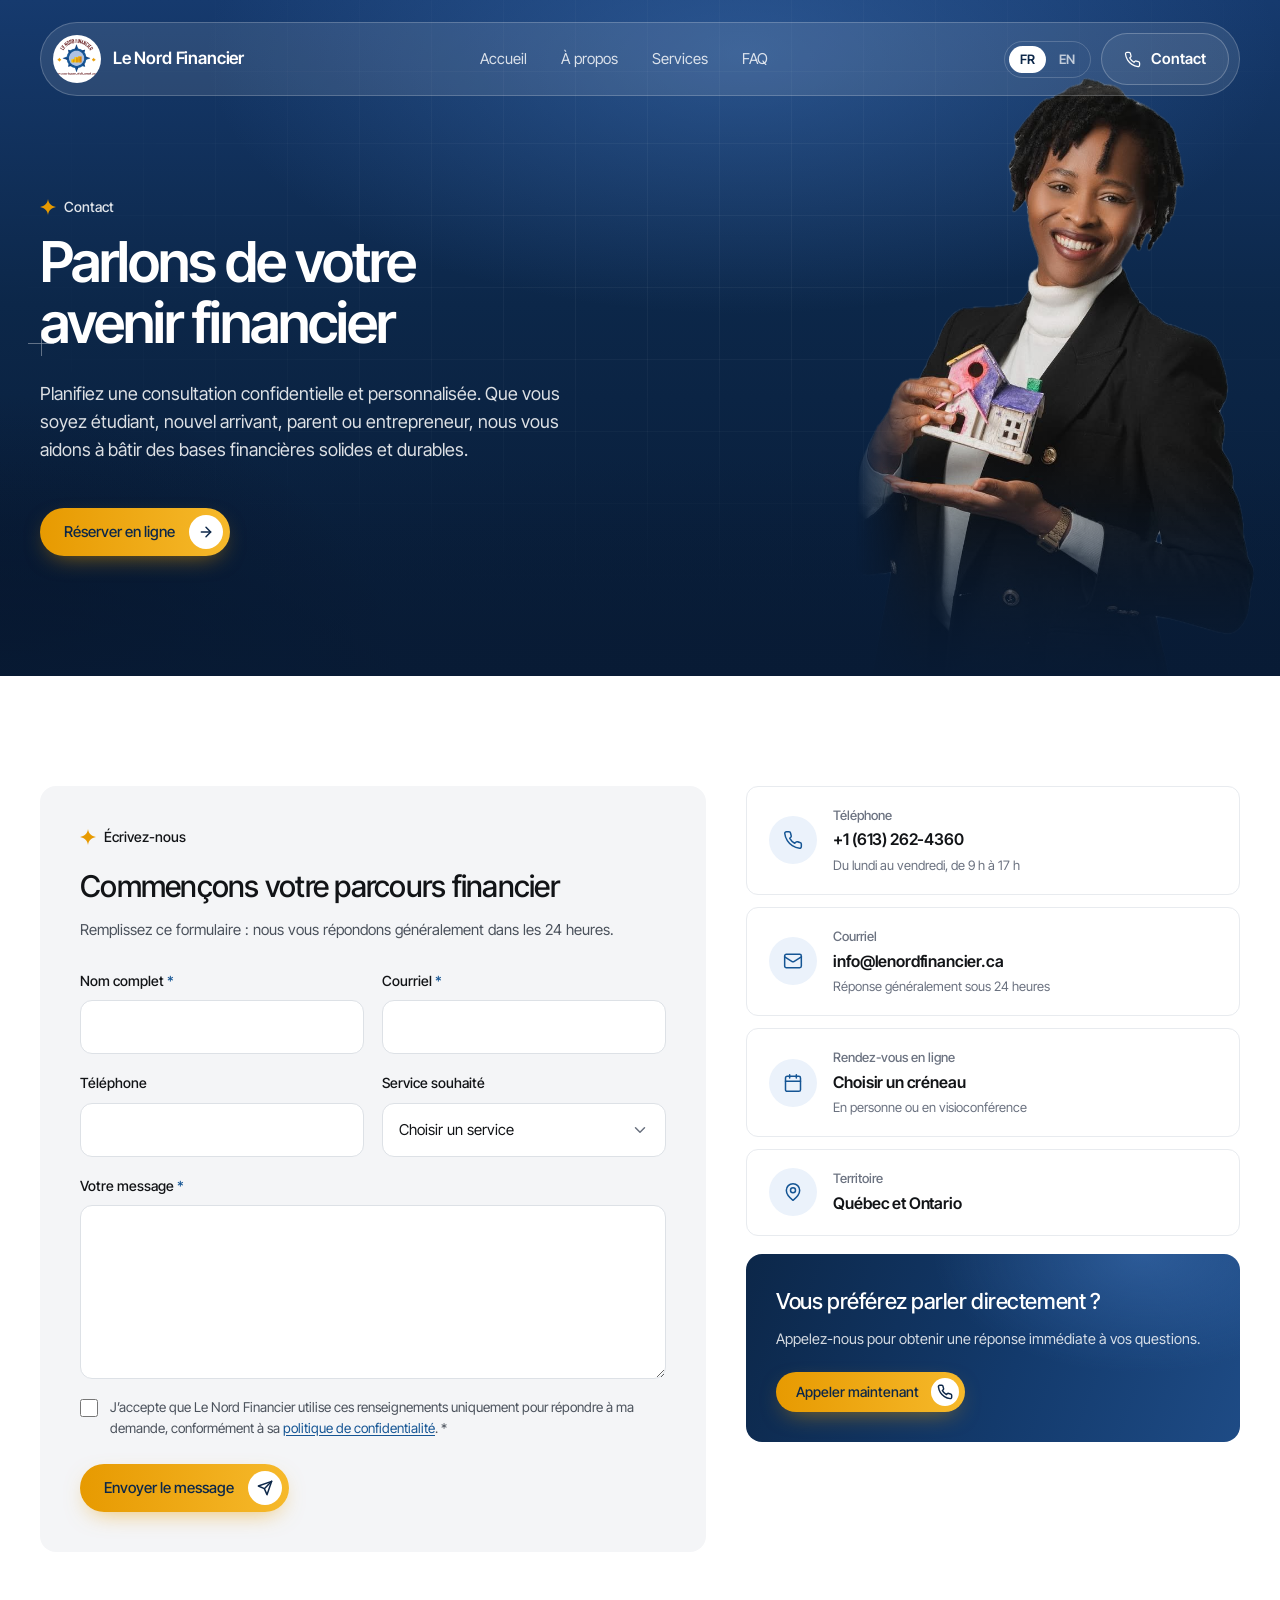
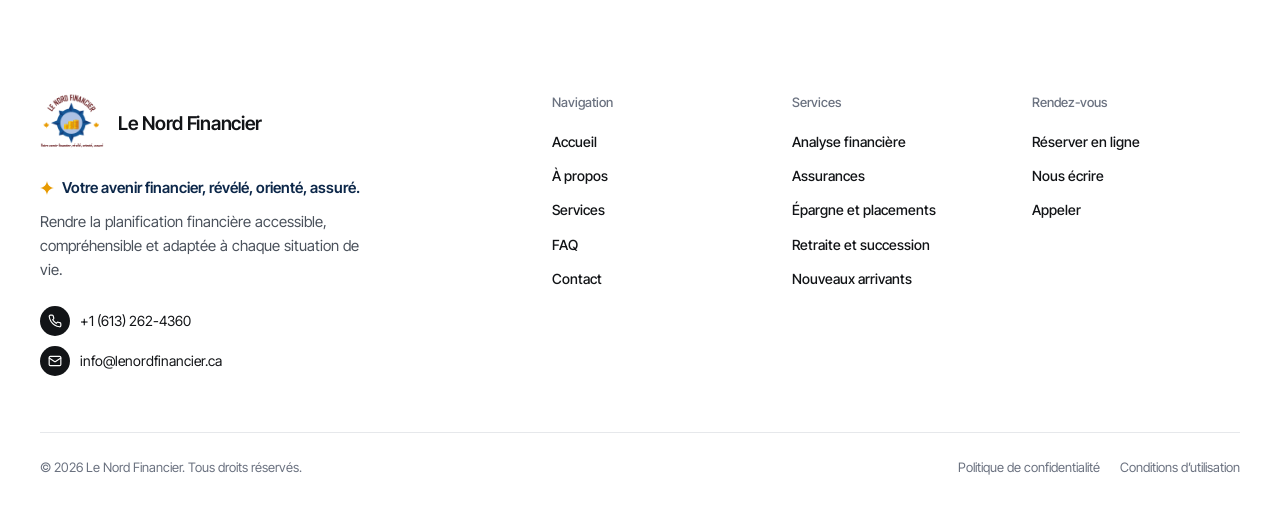
<file: contact.html>
<!doctype html>
<html lang="fr">
<head>
<meta charset="utf-8">
<meta name="viewport" content="width=device-width, initial-scale=1">
<title>Contact — Le Nord Financier</title>
<meta name="description" content="Planifiez une consultation confidentielle et personnalisée avec Le Nord Financier, au Québec et en Ontario.">
<meta name="referrer" content="strict-origin-when-cross-origin">
<link rel="alternate" hreflang="fr" href="contact.html">
<link rel="alternate" hreflang="en" href="en/contact.html">
<link rel="preconnect" href="https://fonts.googleapis.com">
<link rel="preconnect" href="https://fonts.gstatic.com" crossorigin>
<link href="https://fonts.googleapis.com/css2?family=Inter+Tight:ital,wght@0,400;0,500;0,600;1,400;1,500&amp;display=swap" rel="stylesheet">
<link rel="stylesheet" href="styles.css">
<script>document.documentElement.classList.add('js')</script>
</head>
<body>
<a class="evitement" href="#contenu">Aller au contenu</a>

<svg width="0" height="0" style="position:absolute" aria-hidden="true">
  <symbol id="i-fleche" viewBox="0 0 24 24"><path d="M5 12h14"/><path d="m12 5 7 7-7 7"/></symbol>
  <symbol id="i-chevron" viewBox="0 0 24 24"><path d="m6 9 6 6 6-6"/></symbol>
  <symbol id="i-tel" viewBox="0 0 24 24"><path d="M22 16.92v3a2 2 0 0 1-2.18 2 19.8 19.8 0 0 1-8.63-3.07 19.5 19.5 0 0 1-6-6 19.8 19.8 0 0 1-3.07-8.67A2 2 0 0 1 4.11 2h3a2 2 0 0 1 2 1.72c.13.96.36 1.9.7 2.81a2 2 0 0 1-.45 2.11L8.09 9.91a16 16 0 0 0 6 6l1.27-1.27a2 2 0 0 1 2.11-.45c.91.34 1.85.57 2.81.7A2 2 0 0 1 22 16.92z"/></symbol>
  <symbol id="i-courriel" viewBox="0 0 24 24"><rect width="20" height="16" x="2" y="4" rx="2"/><path d="m22 7-8.97 5.7a1.94 1.94 0 0 1-2.06 0L2 7"/></symbol>
  <symbol id="i-agenda" viewBox="0 0 24 24"><rect width="18" height="18" x="3" y="4" rx="2"/><path d="M16 2v4M8 2v4M3 10h18"/></symbol>
  <symbol id="i-analyse" viewBox="0 0 24 24"><rect width="8" height="4" x="8" y="2" rx="1"/><path d="M16 4h2a2 2 0 0 1 2 2v14a2 2 0 0 1-2 2H6a2 2 0 0 1-2-2V6a2 2 0 0 1 2-2h2"/><path d="M12 11h4M12 16h4M8 11h.01M8 16h.01"/></symbol>
  <symbol id="i-bouclier" viewBox="0 0 24 24"><path d="M20 13c0 5-3.5 7.5-7.66 8.95a1 1 0 0 1-.67-.01C7.5 20.5 4 18 4 13V6a1 1 0 0 1 1-1c2 0 4.5-1.2 6.24-2.72a1.17 1.17 0 0 1 1.52 0C14.51 3.81 17 5 19 5a1 1 0 0 1 1 1z"/><path d="m9 12 2 2 4-4"/></symbol>
  <symbol id="i-sante" viewBox="0 0 24 24"><path d="M19 14c1.49-1.46 3-3.21 3-5.5A5.5 5.5 0 0 0 16.5 3c-1.76 0-3 .5-4.5 2-1.5-1.5-2.74-2-4.5-2A5.5 5.5 0 0 0 2 8.5c0 2.3 1.5 4.05 3 5.5l7 7Z"/><path d="M3.22 12H9.5l.5-1 2 4.5 2-7 1.5 3.5h5.27"/></symbol>
  <symbol id="i-hausse" viewBox="0 0 24 24"><path d="M22 7 13.5 15.5 8.5 10.5 2 17"/><path d="M16 7h6v6"/></symbol>
  <symbol id="i-sablier" viewBox="0 0 24 24"><path d="M5 22h14M5 2h14"/><path d="M17 22v-4.17a2 2 0 0 0-.59-1.42L12 12l-4.41 4.41A2 2 0 0 0 7 17.83V22"/><path d="M7 2v4.17a2 2 0 0 0 .59 1.42L12 12l4.41-4.41A2 2 0 0 0 17 6.17V2"/></symbol>
  <symbol id="i-maison" viewBox="0 0 24 24"><path d="m3 9 9-7 9 7v11a2 2 0 0 1-2 2H5a2 2 0 0 1-2-2z"/><path d="M9 22V12h6v10"/></symbol>
  <symbol id="i-globe" viewBox="0 0 24 24"><circle cx="12" cy="12" r="10"/><path d="M12 2a14.5 14.5 0 0 0 0 20 14.5 14.5 0 0 0 0-20"/><path d="M2 12h20"/></symbol>
  <symbol id="i-boussole" viewBox="0 0 24 24"><circle cx="12" cy="12" r="10"/><path d="m16.24 7.76-2.12 6.36-6.36 2.12 2.12-6.36z"/></symbol>
  <symbol id="i-oeil" viewBox="0 0 24 24"><path d="M2 12s3-7 10-7 10 7 10 7-3 7-10 7-10-7-10-7Z"/><circle cx="12" cy="12" r="3"/></symbol>
  <symbol id="i-coeur" viewBox="0 0 24 24"><path d="M19 14c1.49-1.46 3-3.21 3-5.5A5.5 5.5 0 0 0 16.5 3c-1.76 0-3 .5-4.5 2-1.5-1.5-2.74-2-4.5-2A5.5 5.5 0 0 0 2 8.5c0 2.3 1.5 4.05 3 5.5l7 7Z"/></symbol>
  <symbol id="i-diplome" viewBox="0 0 24 24"><path d="M22 10v6"/><path d="M2 10l10-5 10 5-10 5z"/><path d="M6 12v5c3 3 9 3 12 0v-5"/></symbol>
  <symbol id="i-epingle" viewBox="0 0 24 24"><path d="M20 10c0 6-8 12-8 12s-8-6-8-12a8 8 0 0 1 16 0Z"/><circle cx="12" cy="10" r="3"/></symbol>
  <symbol id="i-trophee" viewBox="0 0 24 24"><path d="M6 9H4.5a2.5 2.5 0 0 1 0-5H6M18 9h1.5a2.5 2.5 0 0 0 0-5H18M4 22h16"/><path d="M10 14.66V17c0 .55-.47.98-.97 1.21C7.85 18.75 7 20.24 7 22M14 14.66V17c0 .55.47.98.97 1.21C16.15 18.75 17 20.24 17 22"/><path d="M18 2H6v7a6 6 0 0 0 12 0V2Z"/></symbol>
  <symbol id="i-badge" viewBox="0 0 24 24"><path d="M3.85 8.62a4 4 0 0 1 4.78-4.77 4 4 0 0 1 6.74 0 4 4 0 0 1 4.78 4.78 4 4 0 0 1 0 6.74 4 4 0 0 1-4.77 4.78 4 4 0 0 1-6.75 0 4 4 0 0 1-4.78-4.77 4 4 0 0 1 0-6.76Z"/><path d="m9 12 2 2 4-4"/></symbol>
  <symbol id="i-groupe" viewBox="0 0 24 24"><path d="M16 21v-2a4 4 0 0 0-4-4H6a4 4 0 0 0-4 4v2"/><circle cx="9" cy="7" r="4"/><path d="M22 21v-2a4 4 0 0 0-3-3.87M16 3.13a4 4 0 0 1 0 7.75"/></symbol>
  <symbol id="i-valise" viewBox="0 0 24 24"><rect width="20" height="14" x="2" y="7" rx="2"/><path d="M16 21V5a2 2 0 0 0-2-2h-4a2 2 0 0 0-2 2v16"/></symbol>
  <symbol id="i-avion" viewBox="0 0 24 24"><path d="M17.8 19.2 16 11l3.5-3.5C21 6 21.5 4 21 3c-1-.5-3 0-4.5 1.5L13 8 4.8 6.2c-.5-.1-.9.1-1.1.5l-.3.5c-.2.5-.1 1 .3 1.3L9 12l-2 3H4l-1 1 3 2 2 3 1-1v-3l3-2 3.5 5.3c.3.4.8.5 1.3.3l.5-.2c.4-.3.6-.7.5-1.2z"/></symbol>
  <symbol id="i-menu" viewBox="0 0 24 24"><path d="M4 7h16M4 12h16M4 17h16"/></symbol>
  <symbol id="i-etoile" viewBox="0 0 24 24"><path d="M12 0c.7 6.4 5 10.9 12 12-7 1.1-11.3 5.6-12 12-.7-6.4-5-10.9-12-12C7 10.9 11.3 6.4 12 0Z"/></symbol>
  <symbol id="i-guillemets" viewBox="0 0 22 16"><path d="M5.2 0h5.1L6.4 16H0zM16.9 0H22l-3.9 16h-6.4z"/></symbol>
  <symbol id="i-coche" viewBox="0 0 24 24"><path d="M20 6 9 17l-5-5"/></symbol>
  <symbol id="i-horloge" viewBox="0 0 24 24"><circle cx="12" cy="12" r="10"/><path d="M12 6v6l4 2"/></symbol>
  <symbol id="i-cadenas" viewBox="0 0 24 24"><rect width="18" height="11" x="3" y="11" rx="2"/><path d="M7 11V7a5 5 0 0 1 10 0v4"/></symbol>
  <symbol id="i-message" viewBox="0 0 24 24"><path d="M21 15a2 2 0 0 1-2 2H7l-4 4V5a2 2 0 0 1 2-2h14a2 2 0 0 1 2 2z"/></symbol>
  <symbol id="i-cible" viewBox="0 0 24 24"><circle cx="12" cy="12" r="10"/><circle cx="12" cy="12" r="6"/><circle cx="12" cy="12" r="2"/></symbol>
  <symbol id="i-suivi" viewBox="0 0 24 24"><path d="M21 12a9 9 0 1 1-3-6.7L21 8"/><path d="M21 3v5h-5"/></symbol>
  <symbol id="i-envoyer" viewBox="0 0 24 24"><path d="m22 2-7 20-4-9-9-4Z"/><path d="M22 2 11 13"/></symbol>
  <symbol id="i-question" viewBox="0 0 24 24"><circle cx="12" cy="12" r="10"/><path d="M9.1 9a3 3 0 0 1 5.8 1c0 2-3 3-3 3M12 17h.01"/></symbol>
</svg>

<header class="entete">
  <div class="enveloppe">
    <nav class="nav" aria-label="Navigation principale">
      <a class="marque" href="index.html">
        <span class="marque__pastille"><img src="img/logo.png" alt="Logo Le Nord Financier" width="44" height="44"></span>
        <span class="marque__texte">Le Nord Financier</span>
      </a>
      <div class="nav__liens">
        <a href="index.html">Accueil</a>
        <a href="a-propos.html">À propos</a>
        <a href="services.html">Services</a>
        <a href="faq.html">FAQ</a>
        <a class="nav__mobile actif" href="contact.html">Contact</a>
      </div>
      <div class="nav__droite">
        <div class="langue" role="group" aria-label="Langue">
          <a class="actif" aria-current="true" href="contact.html" hreflang="fr" lang="fr">FR</a>
          <a href="en/contact.html" hreflang="en" lang="en">EN</a>
        </div>
        <a class="nav__contact" href="contact.html"><svg class="ico" aria-hidden="true"><use href="#i-tel"/></svg>Contact</a>
        <button class="nav__burger" type="button" aria-label="Ouvrir le menu" aria-expanded="false"><svg class="ico" aria-hidden="true"><use href="#i-menu"/></svg></button>
      </div>
    </nav>
  </div>
</header>

<main id="contenu">
<!-- ================= BANDEAU ================= -->
<section class="hero hero--page">
  <span class="repere repere--1"></span>
  <span class="repere repere--2"></span>
  <div class="enveloppe">
    <div class="hero__contenu">
      <span class="etiquette etiquette--clair"><svg aria-hidden="true"><use href="#i-etoile"/></svg>Contact</span>
      <h1 class="hero__titre">Parlons de votre avenir financier</h1>
      <p class="hero__texte">Planifiez une consultation confidentielle et personnalisée. Que vous soyez étudiant, nouvel arrivant, parent ou entrepreneur, nous vous aidons à bâtir des bases financières solides et durables.</p>
      <div class="hero__actions">
        <a class="bouton" href="https://calendly.com/adjouakonan-lenordfinancier" target="_blank" rel="noopener noreferrer">Réserver en ligne <span class="rond"><svg class="ico" aria-hidden="true"><use href="#i-fleche"/></svg></span></a>
      </div>
    </div>
  </div>
  <div class="hero__scene">
    <img class="hero__photo" src="img/adjoua-maison-detouree.png" alt="Adjoua Laetitia Konan présentant une maquette de maison" width="720" height="1080">
    <div class="hero__halo"></div>
  </div>
</section>

<!-- ================= FORMULAIRE & COORDONNÉES ================= -->
<section class="contact">
  <div class="enveloppe contact__grille">
    <form class="formulaire" action="#" method="post" autocomplete="on">
      <span class="etiquette"><svg aria-hidden="true"><use href="#i-etoile"/></svg>Écrivez-nous</span>
      <h2>Commençons votre parcours financier</h2>
      <p class="formulaire__intro">Remplissez ce formulaire : nous vous répondons généralement dans les 24 heures.</p>

      <div class="formulaire__champs">
        <div class="champ">
          <label for="nom">Nom complet <span class="requis" aria-hidden="true">*</span></label>
          <input id="nom" name="nom" type="text" autocomplete="name" required maxlength="100">
        </div>
        <div class="champ">
          <label for="courriel">Courriel <span class="requis" aria-hidden="true">*</span></label>
          <input id="courriel" name="courriel" type="email" autocomplete="email" required maxlength="150">
        </div>
        <div class="champ">
          <label for="telephone">Téléphone</label>
          <input id="telephone" name="telephone" type="tel" autocomplete="tel" inputmode="tel" maxlength="30">
        </div>
        <div class="champ">
          <label for="service">Service souhaité</label>
          <select id="service" name="service">
            <option value="">Choisir un service</option>
            <option>Analyse financière personnelle</option>
            <option>Assurance vie, invalidité et maladies graves</option>
            <option>Assurance santé, dentaire et voyage</option>
            <option>Épargne et placements (CELI, CELIAPP, REER, REEE)</option>
            <option>Retraite et planification successorale</option>
            <option>Assurance habitation et auto</option>
            <option>Accompagnement des nouveaux arrivants</option>
          </select>
        </div>
        <div class="champ champ--large">
          <label for="message">Votre message <span class="requis" aria-hidden="true">*</span></label>
          <textarea id="message" name="message" rows="6" required maxlength="2000"></textarea>
        </div>
        <div class="piege" aria-hidden="true">
          <label for="site_web">Ne pas remplir ce champ</label>
          <input id="site_web" name="site_web" type="text" tabindex="-1" autocomplete="off">
        </div>
        <label class="consentement">
          <input type="checkbox" name="consentement" required>
          <span>J’accepte que Le Nord Financier utilise ces renseignements uniquement pour répondre à ma demande, conformément à sa <a href="#">politique de confidentialité</a>. <span class="requis" aria-hidden="true">*</span></span>
        </label>
      </div>

      <div class="formulaire__envoi">
        <button class="bouton" type="submit">Envoyer le message <span class="rond"><svg class="ico" aria-hidden="true"><use href="#i-envoyer"/></svg></span></button>
        <p class="formulaire__statut" role="status" aria-live="polite"></p>
      </div>
    </form>

    <div class="coordonnees">
      <div class="coord">
        <span class="puce"><svg class="ico" aria-hidden="true"><use href="#i-tel"/></svg></span>
        <div>
          <h3>Téléphone</h3>
          <a class="coord__valeur" href="tel:+16132624360">+1 (613) 262-4360</a>
          <small>Du lundi au vendredi, de 9 h à 17 h</small>
        </div>
      </div>
      <div class="coord">
        <span class="puce"><svg class="ico" aria-hidden="true"><use href="#i-courriel"/></svg></span>
        <div>
          <h3>Courriel</h3>
          <a class="coord__valeur" href="mailto:info@lenordfinancier.ca">info@lenordfinancier.ca</a>
          <small>Réponse généralement sous 24 heures</small>
        </div>
      </div>
      <div class="coord">
        <span class="puce"><svg class="ico" aria-hidden="true"><use href="#i-agenda"/></svg></span>
        <div>
          <h3>Rendez-vous en ligne</h3>
          <a class="coord__valeur" href="https://calendly.com/adjouakonan-lenordfinancier" target="_blank" rel="noopener noreferrer">Choisir un créneau</a>
          <small>En personne ou en visioconférence</small>
        </div>
      </div>
      <div class="coord">
        <span class="puce"><svg class="ico" aria-hidden="true"><use href="#i-epingle"/></svg></span>
        <div>
          <h3>Territoire</h3>
          <p class="coord__valeur">Québec et Ontario</p>
        </div>
      </div>
      <div class="appel-direct encart">
        <h3>Vous préférez parler directement ?</h3>
        <p>Appelez-nous pour obtenir une réponse immédiate à vos questions.</p>
        <a class="bouton bouton--petit" href="tel:+16132624360">Appeler maintenant <span class="rond"><svg class="ico" aria-hidden="true"><use href="#i-tel"/></svg></span></a>
      </div>
    </div>
  </div>
</section>
</main>

<footer class="pied">
  <div class="enveloppe">
    <div class="pied__haut">
      <div>
        <a class="pied__marque" href="index.html"><img src="img/logo.png" alt="Logo Le Nord Financier" width="64" height="64">Le Nord Financier</a>
        <p class="pied__slogan"><svg aria-hidden="true"><use href="#i-etoile"/></svg>Votre avenir financier, révélé, orienté, assuré.</p>
        <p class="pied__devise">Rendre la planification financière accessible, compréhensible et adaptée à chaque situation de vie.</p>
        <div class="pied__coord">
          <a href="tel:+16132624360"><span class="puce"><svg class="ico" aria-hidden="true"><use href="#i-tel"/></svg></span>+1 (613) 262-4360</a>
          <a href="mailto:info@lenordfinancier.ca"><span class="puce"><svg class="ico" aria-hidden="true"><use href="#i-courriel"/></svg></span>info@lenordfinancier.ca</a>
        </div>
      </div>
      <div class="pied__colonnes">
        <div>
          <h2 class="pied__titre">Navigation</h2>
          <ul>
            <li><a href="index.html">Accueil</a></li>
            <li><a href="a-propos.html">À propos</a></li>
            <li><a href="services.html">Services</a></li>
            <li><a href="faq.html">FAQ</a></li>
            <li><a href="contact.html">Contact</a></li>
          </ul>
        </div>
        <div>
          <h2 class="pied__titre">Services</h2>
          <ul>
            <li><a href="services.html#analyse">Analyse financière</a></li>
            <li><a href="services.html#assurance-vie">Assurances</a></li>
            <li><a href="services.html#epargne">Épargne et placements</a></li>
            <li><a href="services.html#retraite">Retraite et succession</a></li>
            <li><a href="services.html#nouveaux-arrivants">Nouveaux arrivants</a></li>
          </ul>
        </div>
        <div>
          <h2 class="pied__titre">Rendez-vous</h2>
          <ul>
            <li><a href="https://calendly.com/adjouakonan-lenordfinancier" target="_blank" rel="noopener noreferrer">Réserver en ligne</a></li>
            <li><a href="contact.html">Nous écrire</a></li>
            <li><a href="tel:+16132624360">Appeler</a></li>
          </ul>
        </div>
      </div>
    </div>
    <div class="pied__bas">
      <span>© 2026 Le Nord Financier. Tous droits réservés.</span>
      <nav aria-label="Politique de confidentialité"><a href="#">Politique de confidentialité</a><a href="#">Conditions d’utilisation</a></nav>
    </div>
  </div>
</footer>

<script src="app.js"></script>
</body>
</html>
</file>
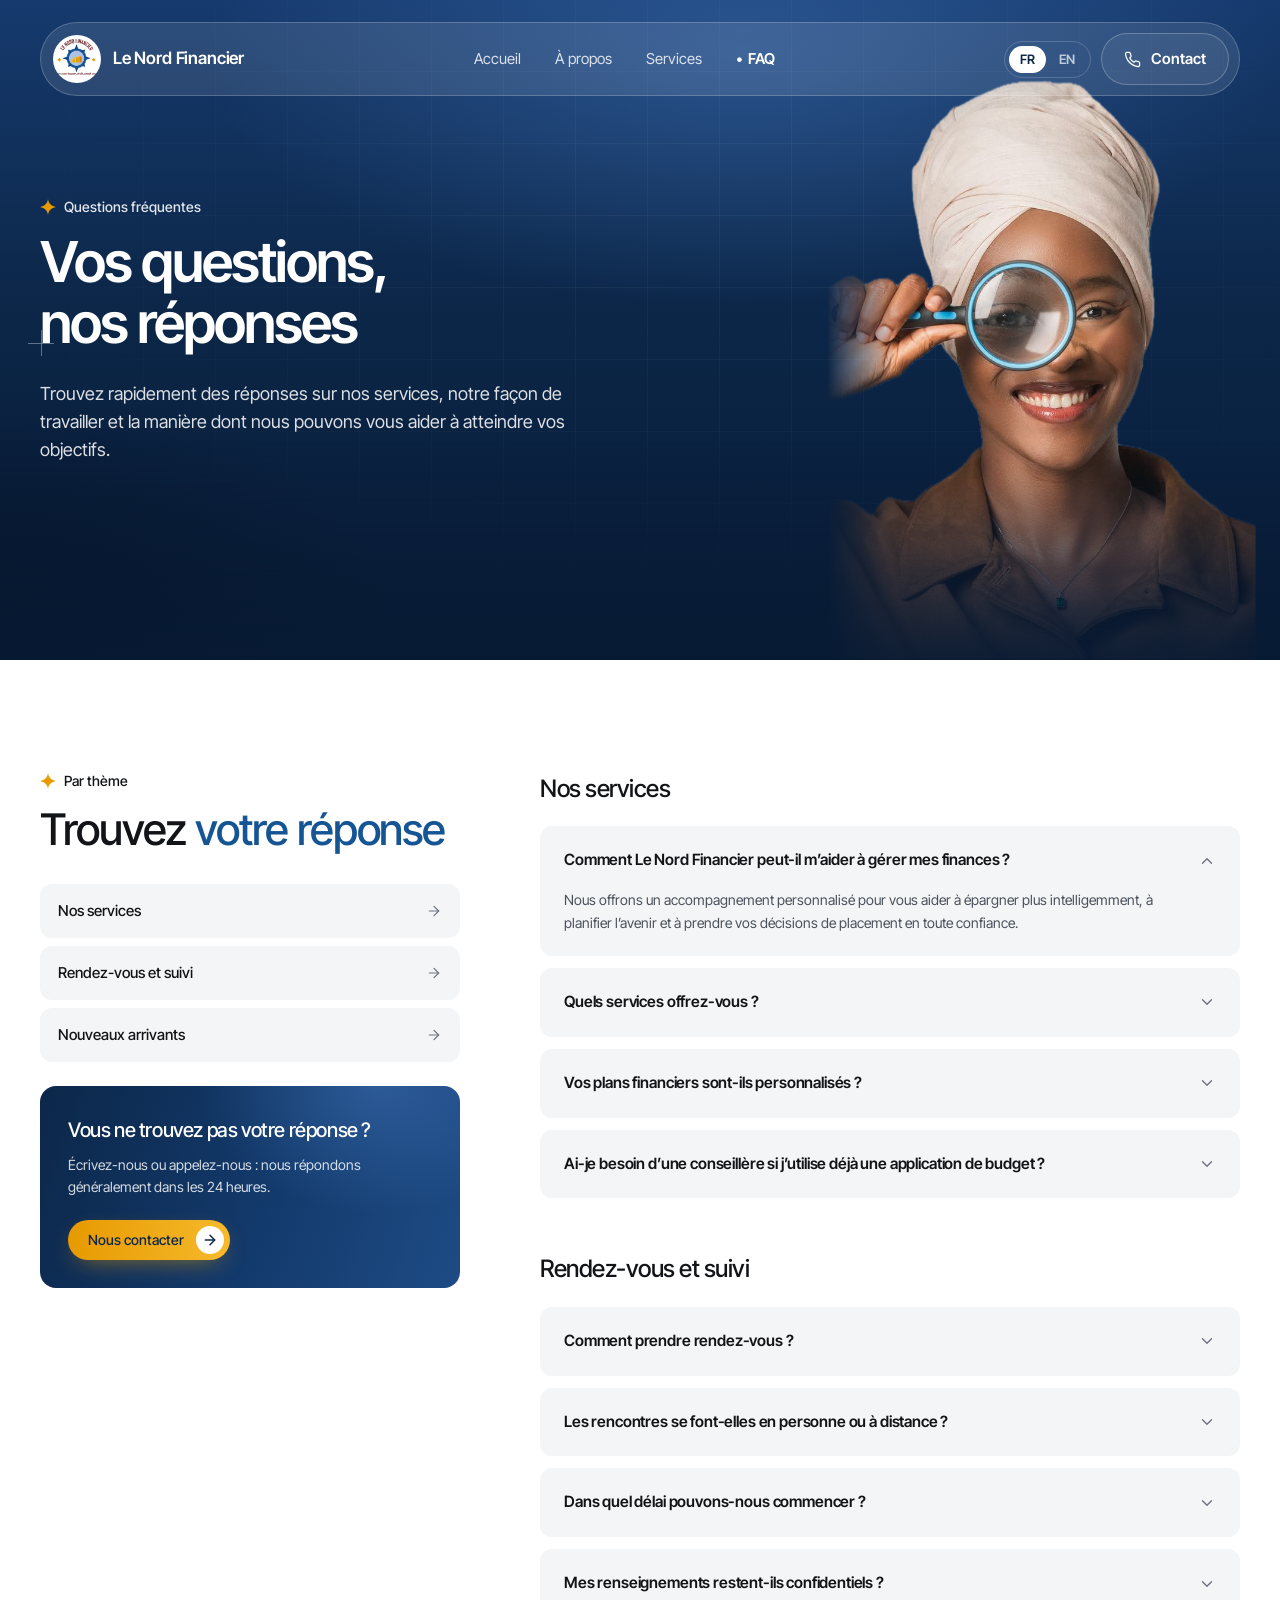
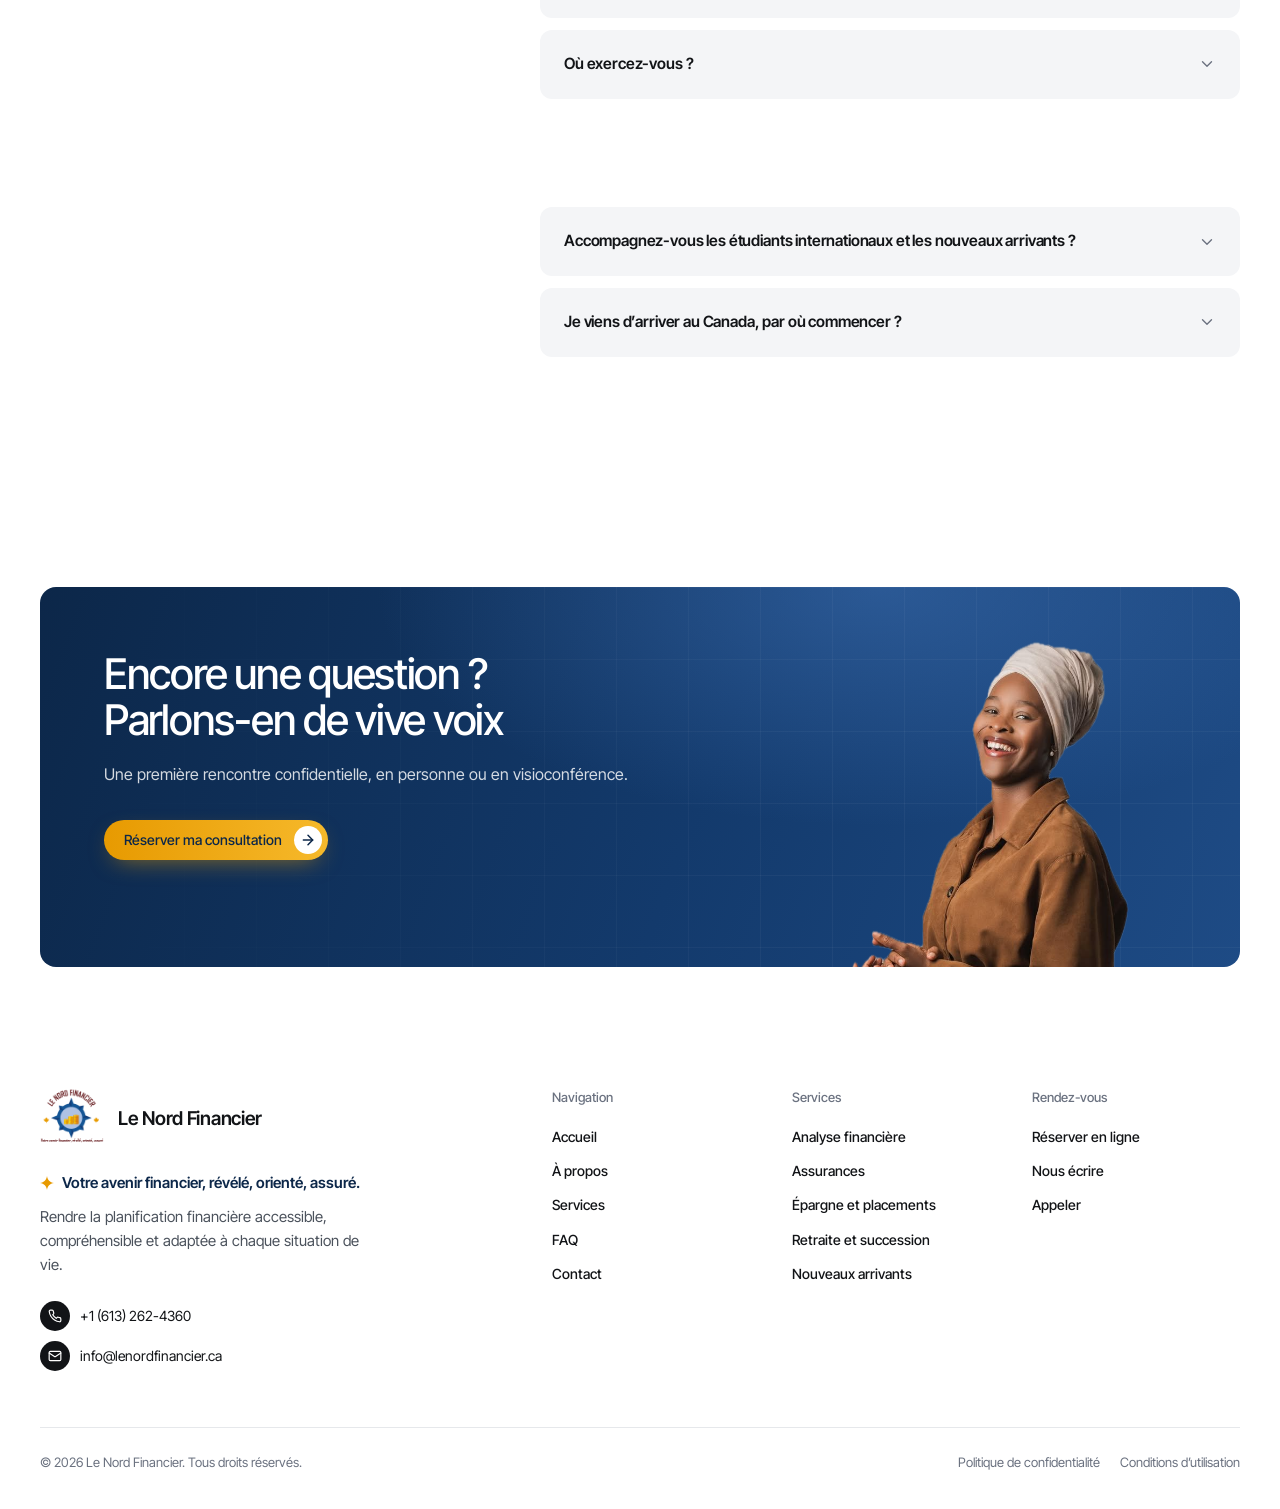
<file: faq.html>
<!doctype html>
<html lang="fr">
<head>
<meta charset="utf-8">
<meta name="viewport" content="width=device-width, initial-scale=1">
<title>Questions fréquentes — Le Nord Financier</title>
<meta name="description" content="Réponses aux questions les plus fréquentes sur nos services, les rendez-vous et l’accompagnement des nouveaux arrivants.">
<meta name="referrer" content="strict-origin-when-cross-origin">
<link rel="alternate" hreflang="fr" href="faq.html">
<link rel="alternate" hreflang="en" href="en/faq.html">
<link rel="preconnect" href="https://fonts.googleapis.com">
<link rel="preconnect" href="https://fonts.gstatic.com" crossorigin>
<link href="https://fonts.googleapis.com/css2?family=Inter+Tight:ital,wght@0,400;0,500;0,600;1,400;1,500&amp;display=swap" rel="stylesheet">
<link rel="stylesheet" href="styles.css">
<script>document.documentElement.classList.add('js')</script>
</head>
<body>
<a class="evitement" href="#contenu">Aller au contenu</a>

<svg width="0" height="0" style="position:absolute" aria-hidden="true">
  <symbol id="i-fleche" viewBox="0 0 24 24"><path d="M5 12h14"/><path d="m12 5 7 7-7 7"/></symbol>
  <symbol id="i-chevron" viewBox="0 0 24 24"><path d="m6 9 6 6 6-6"/></symbol>
  <symbol id="i-tel" viewBox="0 0 24 24"><path d="M22 16.92v3a2 2 0 0 1-2.18 2 19.8 19.8 0 0 1-8.63-3.07 19.5 19.5 0 0 1-6-6 19.8 19.8 0 0 1-3.07-8.67A2 2 0 0 1 4.11 2h3a2 2 0 0 1 2 1.72c.13.96.36 1.9.7 2.81a2 2 0 0 1-.45 2.11L8.09 9.91a16 16 0 0 0 6 6l1.27-1.27a2 2 0 0 1 2.11-.45c.91.34 1.85.57 2.81.7A2 2 0 0 1 22 16.92z"/></symbol>
  <symbol id="i-courriel" viewBox="0 0 24 24"><rect width="20" height="16" x="2" y="4" rx="2"/><path d="m22 7-8.97 5.7a1.94 1.94 0 0 1-2.06 0L2 7"/></symbol>
  <symbol id="i-agenda" viewBox="0 0 24 24"><rect width="18" height="18" x="3" y="4" rx="2"/><path d="M16 2v4M8 2v4M3 10h18"/></symbol>
  <symbol id="i-analyse" viewBox="0 0 24 24"><rect width="8" height="4" x="8" y="2" rx="1"/><path d="M16 4h2a2 2 0 0 1 2 2v14a2 2 0 0 1-2 2H6a2 2 0 0 1-2-2V6a2 2 0 0 1 2-2h2"/><path d="M12 11h4M12 16h4M8 11h.01M8 16h.01"/></symbol>
  <symbol id="i-bouclier" viewBox="0 0 24 24"><path d="M20 13c0 5-3.5 7.5-7.66 8.95a1 1 0 0 1-.67-.01C7.5 20.5 4 18 4 13V6a1 1 0 0 1 1-1c2 0 4.5-1.2 6.24-2.72a1.17 1.17 0 0 1 1.52 0C14.51 3.81 17 5 19 5a1 1 0 0 1 1 1z"/><path d="m9 12 2 2 4-4"/></symbol>
  <symbol id="i-sante" viewBox="0 0 24 24"><path d="M19 14c1.49-1.46 3-3.21 3-5.5A5.5 5.5 0 0 0 16.5 3c-1.76 0-3 .5-4.5 2-1.5-1.5-2.74-2-4.5-2A5.5 5.5 0 0 0 2 8.5c0 2.3 1.5 4.05 3 5.5l7 7Z"/><path d="M3.22 12H9.5l.5-1 2 4.5 2-7 1.5 3.5h5.27"/></symbol>
  <symbol id="i-hausse" viewBox="0 0 24 24"><path d="M22 7 13.5 15.5 8.5 10.5 2 17"/><path d="M16 7h6v6"/></symbol>
  <symbol id="i-sablier" viewBox="0 0 24 24"><path d="M5 22h14M5 2h14"/><path d="M17 22v-4.17a2 2 0 0 0-.59-1.42L12 12l-4.41 4.41A2 2 0 0 0 7 17.83V22"/><path d="M7 2v4.17a2 2 0 0 0 .59 1.42L12 12l4.41-4.41A2 2 0 0 0 17 6.17V2"/></symbol>
  <symbol id="i-maison" viewBox="0 0 24 24"><path d="m3 9 9-7 9 7v11a2 2 0 0 1-2 2H5a2 2 0 0 1-2-2z"/><path d="M9 22V12h6v10"/></symbol>
  <symbol id="i-globe" viewBox="0 0 24 24"><circle cx="12" cy="12" r="10"/><path d="M12 2a14.5 14.5 0 0 0 0 20 14.5 14.5 0 0 0 0-20"/><path d="M2 12h20"/></symbol>
  <symbol id="i-boussole" viewBox="0 0 24 24"><circle cx="12" cy="12" r="10"/><path d="m16.24 7.76-2.12 6.36-6.36 2.12 2.12-6.36z"/></symbol>
  <symbol id="i-oeil" viewBox="0 0 24 24"><path d="M2 12s3-7 10-7 10 7 10 7-3 7-10 7-10-7-10-7Z"/><circle cx="12" cy="12" r="3"/></symbol>
  <symbol id="i-coeur" viewBox="0 0 24 24"><path d="M19 14c1.49-1.46 3-3.21 3-5.5A5.5 5.5 0 0 0 16.5 3c-1.76 0-3 .5-4.5 2-1.5-1.5-2.74-2-4.5-2A5.5 5.5 0 0 0 2 8.5c0 2.3 1.5 4.05 3 5.5l7 7Z"/></symbol>
  <symbol id="i-diplome" viewBox="0 0 24 24"><path d="M22 10v6"/><path d="M2 10l10-5 10 5-10 5z"/><path d="M6 12v5c3 3 9 3 12 0v-5"/></symbol>
  <symbol id="i-epingle" viewBox="0 0 24 24"><path d="M20 10c0 6-8 12-8 12s-8-6-8-12a8 8 0 0 1 16 0Z"/><circle cx="12" cy="10" r="3"/></symbol>
  <symbol id="i-trophee" viewBox="0 0 24 24"><path d="M6 9H4.5a2.5 2.5 0 0 1 0-5H6M18 9h1.5a2.5 2.5 0 0 0 0-5H18M4 22h16"/><path d="M10 14.66V17c0 .55-.47.98-.97 1.21C7.85 18.75 7 20.24 7 22M14 14.66V17c0 .55.47.98.97 1.21C16.15 18.75 17 20.24 17 22"/><path d="M18 2H6v7a6 6 0 0 0 12 0V2Z"/></symbol>
  <symbol id="i-badge" viewBox="0 0 24 24"><path d="M3.85 8.62a4 4 0 0 1 4.78-4.77 4 4 0 0 1 6.74 0 4 4 0 0 1 4.78 4.78 4 4 0 0 1 0 6.74 4 4 0 0 1-4.77 4.78 4 4 0 0 1-6.75 0 4 4 0 0 1-4.78-4.77 4 4 0 0 1 0-6.76Z"/><path d="m9 12 2 2 4-4"/></symbol>
  <symbol id="i-groupe" viewBox="0 0 24 24"><path d="M16 21v-2a4 4 0 0 0-4-4H6a4 4 0 0 0-4 4v2"/><circle cx="9" cy="7" r="4"/><path d="M22 21v-2a4 4 0 0 0-3-3.87M16 3.13a4 4 0 0 1 0 7.75"/></symbol>
  <symbol id="i-valise" viewBox="0 0 24 24"><rect width="20" height="14" x="2" y="7" rx="2"/><path d="M16 21V5a2 2 0 0 0-2-2h-4a2 2 0 0 0-2 2v16"/></symbol>
  <symbol id="i-avion" viewBox="0 0 24 24"><path d="M17.8 19.2 16 11l3.5-3.5C21 6 21.5 4 21 3c-1-.5-3 0-4.5 1.5L13 8 4.8 6.2c-.5-.1-.9.1-1.1.5l-.3.5c-.2.5-.1 1 .3 1.3L9 12l-2 3H4l-1 1 3 2 2 3 1-1v-3l3-2 3.5 5.3c.3.4.8.5 1.3.3l.5-.2c.4-.3.6-.7.5-1.2z"/></symbol>
  <symbol id="i-menu" viewBox="0 0 24 24"><path d="M4 7h16M4 12h16M4 17h16"/></symbol>
  <symbol id="i-etoile" viewBox="0 0 24 24"><path d="M12 0c.7 6.4 5 10.9 12 12-7 1.1-11.3 5.6-12 12-.7-6.4-5-10.9-12-12C7 10.9 11.3 6.4 12 0Z"/></symbol>
  <symbol id="i-guillemets" viewBox="0 0 22 16"><path d="M5.2 0h5.1L6.4 16H0zM16.9 0H22l-3.9 16h-6.4z"/></symbol>
  <symbol id="i-coche" viewBox="0 0 24 24"><path d="M20 6 9 17l-5-5"/></symbol>
  <symbol id="i-horloge" viewBox="0 0 24 24"><circle cx="12" cy="12" r="10"/><path d="M12 6v6l4 2"/></symbol>
  <symbol id="i-cadenas" viewBox="0 0 24 24"><rect width="18" height="11" x="3" y="11" rx="2"/><path d="M7 11V7a5 5 0 0 1 10 0v4"/></symbol>
  <symbol id="i-message" viewBox="0 0 24 24"><path d="M21 15a2 2 0 0 1-2 2H7l-4 4V5a2 2 0 0 1 2-2h14a2 2 0 0 1 2 2z"/></symbol>
  <symbol id="i-cible" viewBox="0 0 24 24"><circle cx="12" cy="12" r="10"/><circle cx="12" cy="12" r="6"/><circle cx="12" cy="12" r="2"/></symbol>
  <symbol id="i-suivi" viewBox="0 0 24 24"><path d="M21 12a9 9 0 1 1-3-6.7L21 8"/><path d="M21 3v5h-5"/></symbol>
  <symbol id="i-envoyer" viewBox="0 0 24 24"><path d="m22 2-7 20-4-9-9-4Z"/><path d="M22 2 11 13"/></symbol>
  <symbol id="i-question" viewBox="0 0 24 24"><circle cx="12" cy="12" r="10"/><path d="M9.1 9a3 3 0 0 1 5.8 1c0 2-3 3-3 3M12 17h.01"/></symbol>
</svg>

<header class="entete">
  <div class="enveloppe">
    <nav class="nav" aria-label="Navigation principale">
      <a class="marque" href="index.html">
        <span class="marque__pastille"><img src="img/logo.png" alt="Logo Le Nord Financier" width="44" height="44"></span>
        <span class="marque__texte">Le Nord Financier</span>
      </a>
      <div class="nav__liens">
        <a href="index.html">Accueil</a>
        <a href="a-propos.html">À propos</a>
        <a href="services.html">Services</a>
        <a class="actif" aria-current="page" href="faq.html">FAQ</a>
        <a class="nav__mobile" href="contact.html">Contact</a>
      </div>
      <div class="nav__droite">
        <div class="langue" role="group" aria-label="Langue">
          <a class="actif" aria-current="true" href="faq.html" hreflang="fr" lang="fr">FR</a>
          <a href="en/faq.html" hreflang="en" lang="en">EN</a>
        </div>
        <a class="nav__contact" href="contact.html"><svg class="ico" aria-hidden="true"><use href="#i-tel"/></svg>Contact</a>
        <button class="nav__burger" type="button" aria-label="Ouvrir le menu" aria-expanded="false"><svg class="ico" aria-hidden="true"><use href="#i-menu"/></svg></button>
      </div>
    </nav>
  </div>
</header>

<main id="contenu">
<!-- ================= BANDEAU ================= -->
<section class="hero hero--page">
  <span class="repere repere--1"></span>
  <span class="repere repere--2"></span>
  <div class="enveloppe">
    <div class="hero__contenu">
      <span class="etiquette etiquette--clair"><svg aria-hidden="true"><use href="#i-etoile"/></svg>Questions fréquentes</span>
      <h1 class="hero__titre">Vos questions, nos réponses</h1>
      <p class="hero__texte">Trouvez rapidement des réponses sur nos services, notre façon de travailler et la manière dont nous pouvons vous aider à atteindre vos objectifs.</p>
    </div>
  </div>
  <div class="hero__scene">
    <img class="hero__photo" src="img/adjoua-loupe-detouree.png" alt="Adjoua Laetitia Konan, loupe à la main, souriante" width="720" height="1080">
    <div class="hero__halo"></div>
  </div>
</section>

<!-- ================= FAQ ================= -->
<section class="faq faq--page">
  <div class="enveloppe faq__grille">
    <aside class="faq__cote">
      <span class="etiquette"><svg aria-hidden="true"><use href="#i-etoile"/></svg>Par thème</span>
      <h2 class="titre-section">Trouvez <em>votre réponse</em></h2>
      <ul class="faq__themes">
        <li><a href="#faq-services">Nos services <svg class="ico" aria-hidden="true"><use href="#i-fleche"/></svg></a></li>
        <li><a href="#faq-rendez-vous">Rendez-vous et suivi <svg class="ico" aria-hidden="true"><use href="#i-fleche"/></svg></a></li>
        <li><a href="#faq-arrivants">Nouveaux arrivants <svg class="ico" aria-hidden="true"><use href="#i-fleche"/></svg></a></li>
      </ul>
      <div class="faq__aide encart">
        <h3>Vous ne trouvez pas votre réponse ?</h3>
        <p>Écrivez-nous ou appelez-nous : nous répondons généralement dans les 24 heures.</p>
        <a class="bouton bouton--petit" href="contact.html">Nous contacter <span class="rond"><svg class="ico" aria-hidden="true"><use href="#i-fleche"/></svg></span></a>
      </div>
    </aside>

    <div>
      <div class="faq__groupe" id="faq-services">
        <h2>Nos services</h2>
        <div class="faq__liste">
          <details class="question" open>
            <summary>Comment Le Nord Financier peut-il m’aider à gérer mes finances ?<svg class="ico" aria-hidden="true"><use href="#i-chevron"/></svg></summary>
            <p>Nous offrons un accompagnement personnalisé pour vous aider à épargner plus intelligemment, à planifier l’avenir et à prendre vos décisions de placement en toute confiance.</p>
          </details>
          <details class="question">
            <summary>Quels services offrez-vous ?<svg class="ico" aria-hidden="true"><use href="#i-chevron"/></svg></summary>
            <p>Analyse financière personnelle ; assurance vie, invalidité et maladies graves ; assurance santé, dentaire et voyage ; épargne et placements (CELI, CELIAPP, REER, REEE) ; retraite et planification successorale ; assurance habitation et auto ; accompagnement des nouveaux arrivants et des étudiants internationaux.</p>
          </details>
          <details class="question">
            <summary>Vos plans financiers sont-ils personnalisés ?<svg class="ico" aria-hidden="true"><use href="#i-chevron"/></svg></summary>
            <p>Toujours. Chaque plan est bâti après une analyse complète de votre situation, de votre tolérance au risque, de votre horizon et de vos objectifs.</p>
          </details>
          <details class="question">
            <summary>Ai-je besoin d’une conseillère si j’utilise déjà une application de budget ?<svg class="ico" aria-hidden="true"><use href="#i-chevron"/></svg></summary>
            <p>Oui. Une application suit vos dépenses ; une conseillère vous aide à interpréter vos chiffres, à bâtir une stratégie et à prendre des décisions alignées sur vos objectifs à long terme.</p>
          </details>
        </div>
      </div>

      <div class="faq__groupe" id="faq-rendez-vous">
        <h2>Rendez-vous et suivi</h2>
        <div class="faq__liste">
          <details class="question">
            <summary>Comment prendre rendez-vous ?<svg class="ico" aria-hidden="true"><use href="#i-chevron"/></svg></summary>
            <p>Réservez une première consultation en ligne, appelez-nous au +1 (613) 262-4360 ou écrivez-nous. Nous répondons généralement dans les 24 heures.</p>
          </details>
          <details class="question">
            <summary>Les rencontres se font-elles en personne ou à distance ?<svg class="ico" aria-hidden="true"><use href="#i-chevron"/></svg></summary>
            <p>Les deux : nous vous rencontrons en personne ou en visioconférence, selon votre préférence.</p>
          </details>
          <details class="question">
            <summary>Dans quel délai pouvons-nous commencer ?<svg class="ico" aria-hidden="true"><use href="#i-chevron"/></svg></summary>
            <p>Après la première rencontre, nous commençons généralement à bâtir votre stratégie dans un délai de 3 à 5 jours ouvrables, selon la complexité de votre situation.</p>
          </details>
          <details class="question">
            <summary>Mes renseignements restent-ils confidentiels ?<svg class="ico" aria-hidden="true"><use href="#i-chevron"/></svg></summary>
            <p>Oui. Chaque rencontre est confidentielle et vos renseignements personnels servent uniquement à vous conseiller et à répondre à vos demandes.</p>
          </details>
          <details class="question">
            <summary>Où exercez-vous ?<svg class="ico" aria-hidden="true"><use href="#i-chevron"/></svg></summary>
            <p>Adjoua Laetitia Konan est conseillère en sécurité financière au Québec et en Ontario.</p>
          </details>
        </div>
      </div>

      <div class="faq__groupe" id="faq-arrivants">
        <h2>Nouveaux arrivants</h2>
        <div class="faq__liste">
          <details class="question">
            <summary>Accompagnez-vous les étudiants internationaux et les nouveaux arrivants ?<svg class="ico" aria-hidden="true"><use href="#i-chevron"/></svg></summary>
            <p>C’est notre mission la plus chère : vous aider à comprendre le système financier canadien, à bâtir un réseau solide et à poser les bases d’une sécurité financière durable.</p>
          </details>
          <details class="question">
            <summary>Je viens d’arriver au Canada, par où commencer ?<svg class="ico" aria-hidden="true"><use href="#i-chevron"/></svg></summary>
            <p>Par une première rencontre : nous faisons le point sur votre situation, vos protections et vos objectifs, puis nous établissons ensemble les priorités de vos premiers mois.</p>
          </details>
        </div>
      </div>
    </div>
  </div>
</section>

<!-- ================= APPEL ================= -->
<section class="appel">
  <div class="enveloppe">
    <div class="appel__bloc">
      <div class="appel__texte">
        <h2>Encore une question ? Parlons-en de vive voix</h2>
        <p>Une première rencontre confidentielle, en personne ou en visioconférence.</p>
        <a class="bouton bouton--petit" href="https://calendly.com/adjouakonan-lenordfinancier" target="_blank" rel="noopener noreferrer">Réserver ma consultation <span class="rond"><svg class="ico" aria-hidden="true"><use href="#i-fleche"/></svg></span></a>
      </div>
      <img class="appel__photo" src="img/adjoua-rire-detouree.png" alt="" width="720" height="1080">
    </div>
  </div>
</section>
</main>

<footer class="pied">
  <div class="enveloppe">
    <div class="pied__haut">
      <div>
        <a class="pied__marque" href="index.html"><img src="img/logo.png" alt="Logo Le Nord Financier" width="64" height="64">Le Nord Financier</a>
        <p class="pied__slogan"><svg aria-hidden="true"><use href="#i-etoile"/></svg>Votre avenir financier, révélé, orienté, assuré.</p>
        <p class="pied__devise">Rendre la planification financière accessible, compréhensible et adaptée à chaque situation de vie.</p>
        <div class="pied__coord">
          <a href="tel:+16132624360"><span class="puce"><svg class="ico" aria-hidden="true"><use href="#i-tel"/></svg></span>+1 (613) 262-4360</a>
          <a href="mailto:info@lenordfinancier.ca"><span class="puce"><svg class="ico" aria-hidden="true"><use href="#i-courriel"/></svg></span>info@lenordfinancier.ca</a>
        </div>
      </div>
      <div class="pied__colonnes">
        <div>
          <h2 class="pied__titre">Navigation</h2>
          <ul>
            <li><a href="index.html">Accueil</a></li>
            <li><a href="a-propos.html">À propos</a></li>
            <li><a href="services.html">Services</a></li>
            <li><a href="faq.html">FAQ</a></li>
            <li><a href="contact.html">Contact</a></li>
          </ul>
        </div>
        <div>
          <h2 class="pied__titre">Services</h2>
          <ul>
            <li><a href="services.html#analyse">Analyse financière</a></li>
            <li><a href="services.html#assurance-vie">Assurances</a></li>
            <li><a href="services.html#epargne">Épargne et placements</a></li>
            <li><a href="services.html#retraite">Retraite et succession</a></li>
            <li><a href="services.html#nouveaux-arrivants">Nouveaux arrivants</a></li>
          </ul>
        </div>
        <div>
          <h2 class="pied__titre">Rendez-vous</h2>
          <ul>
            <li><a href="https://calendly.com/adjouakonan-lenordfinancier" target="_blank" rel="noopener noreferrer">Réserver en ligne</a></li>
            <li><a href="contact.html">Nous écrire</a></li>
            <li><a href="tel:+16132624360">Appeler</a></li>
          </ul>
        </div>
      </div>
    </div>
    <div class="pied__bas">
      <span>© 2026 Le Nord Financier. Tous droits réservés.</span>
      <nav aria-label="Politique de confidentialité"><a href="#">Politique de confidentialité</a><a href="#">Conditions d’utilisation</a></nav>
    </div>
  </div>
</footer>

<script src="app.js"></script>
</body>
</html>
</file>
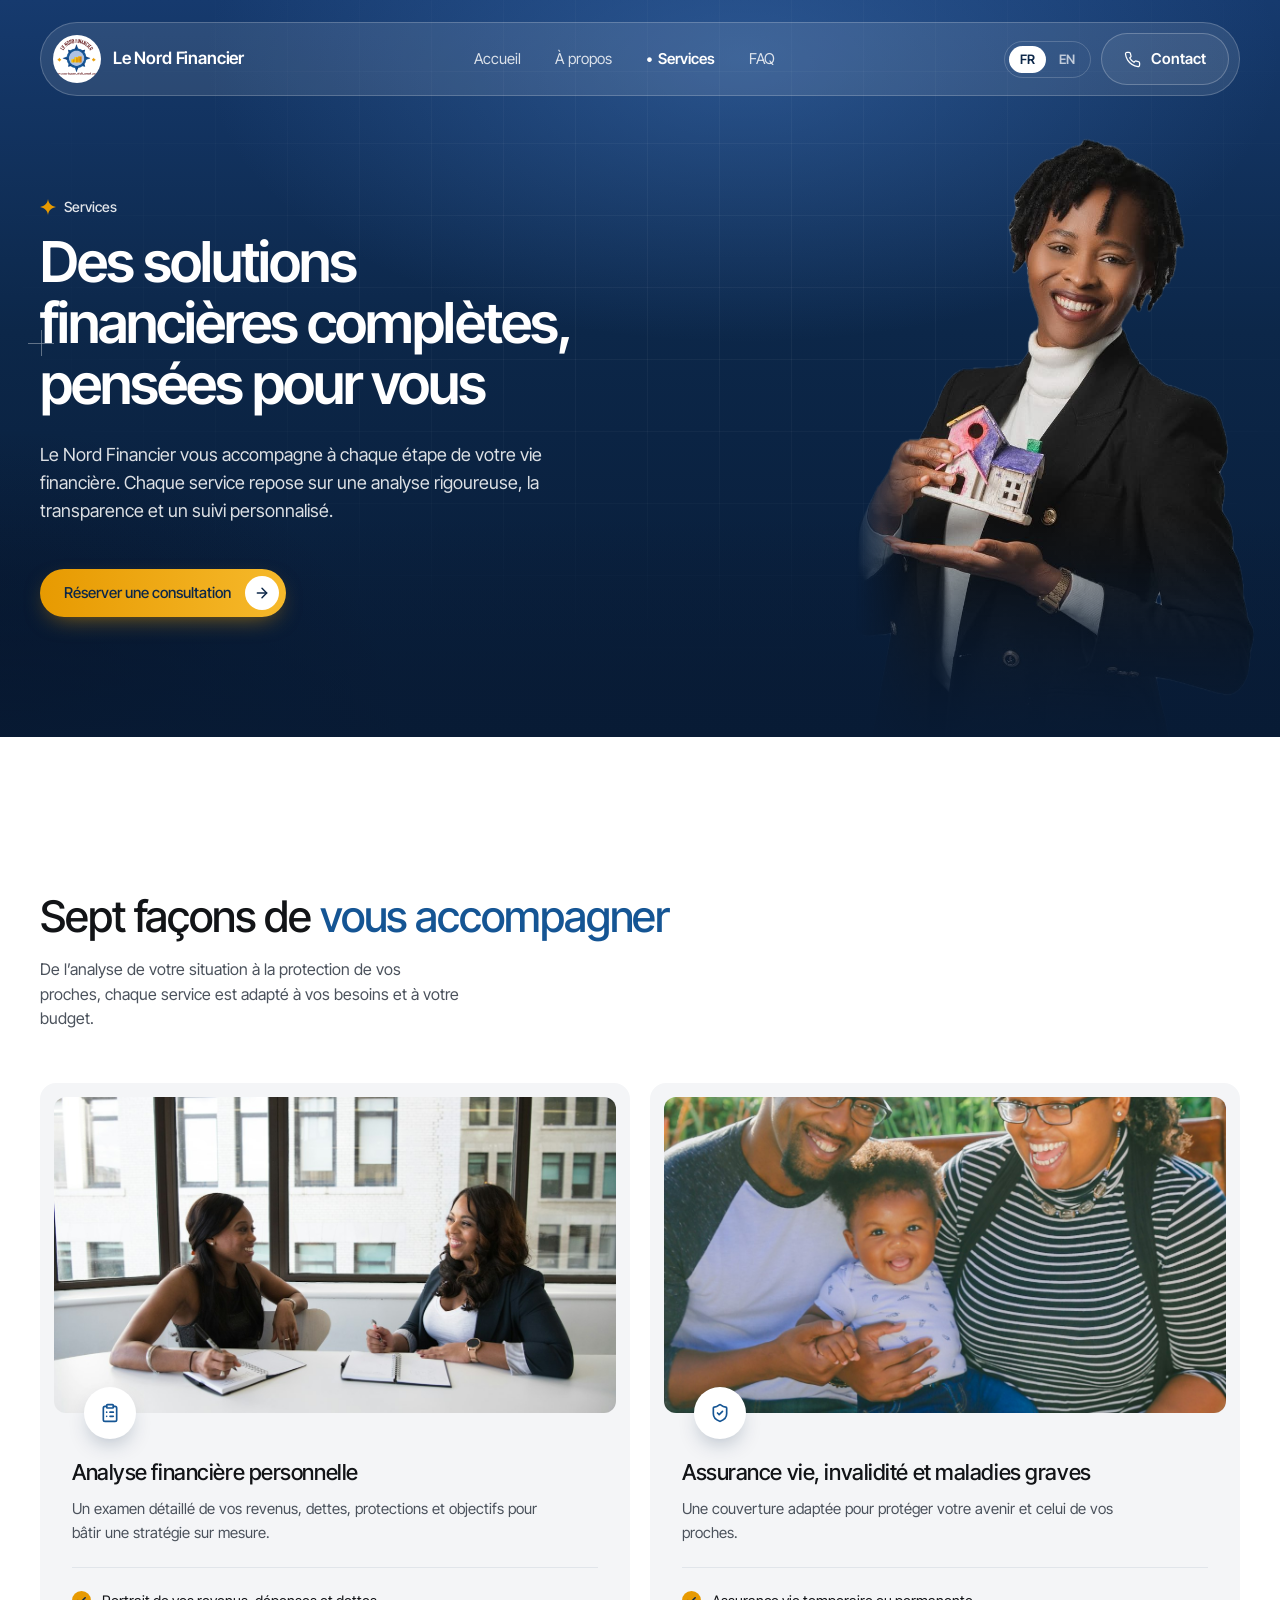
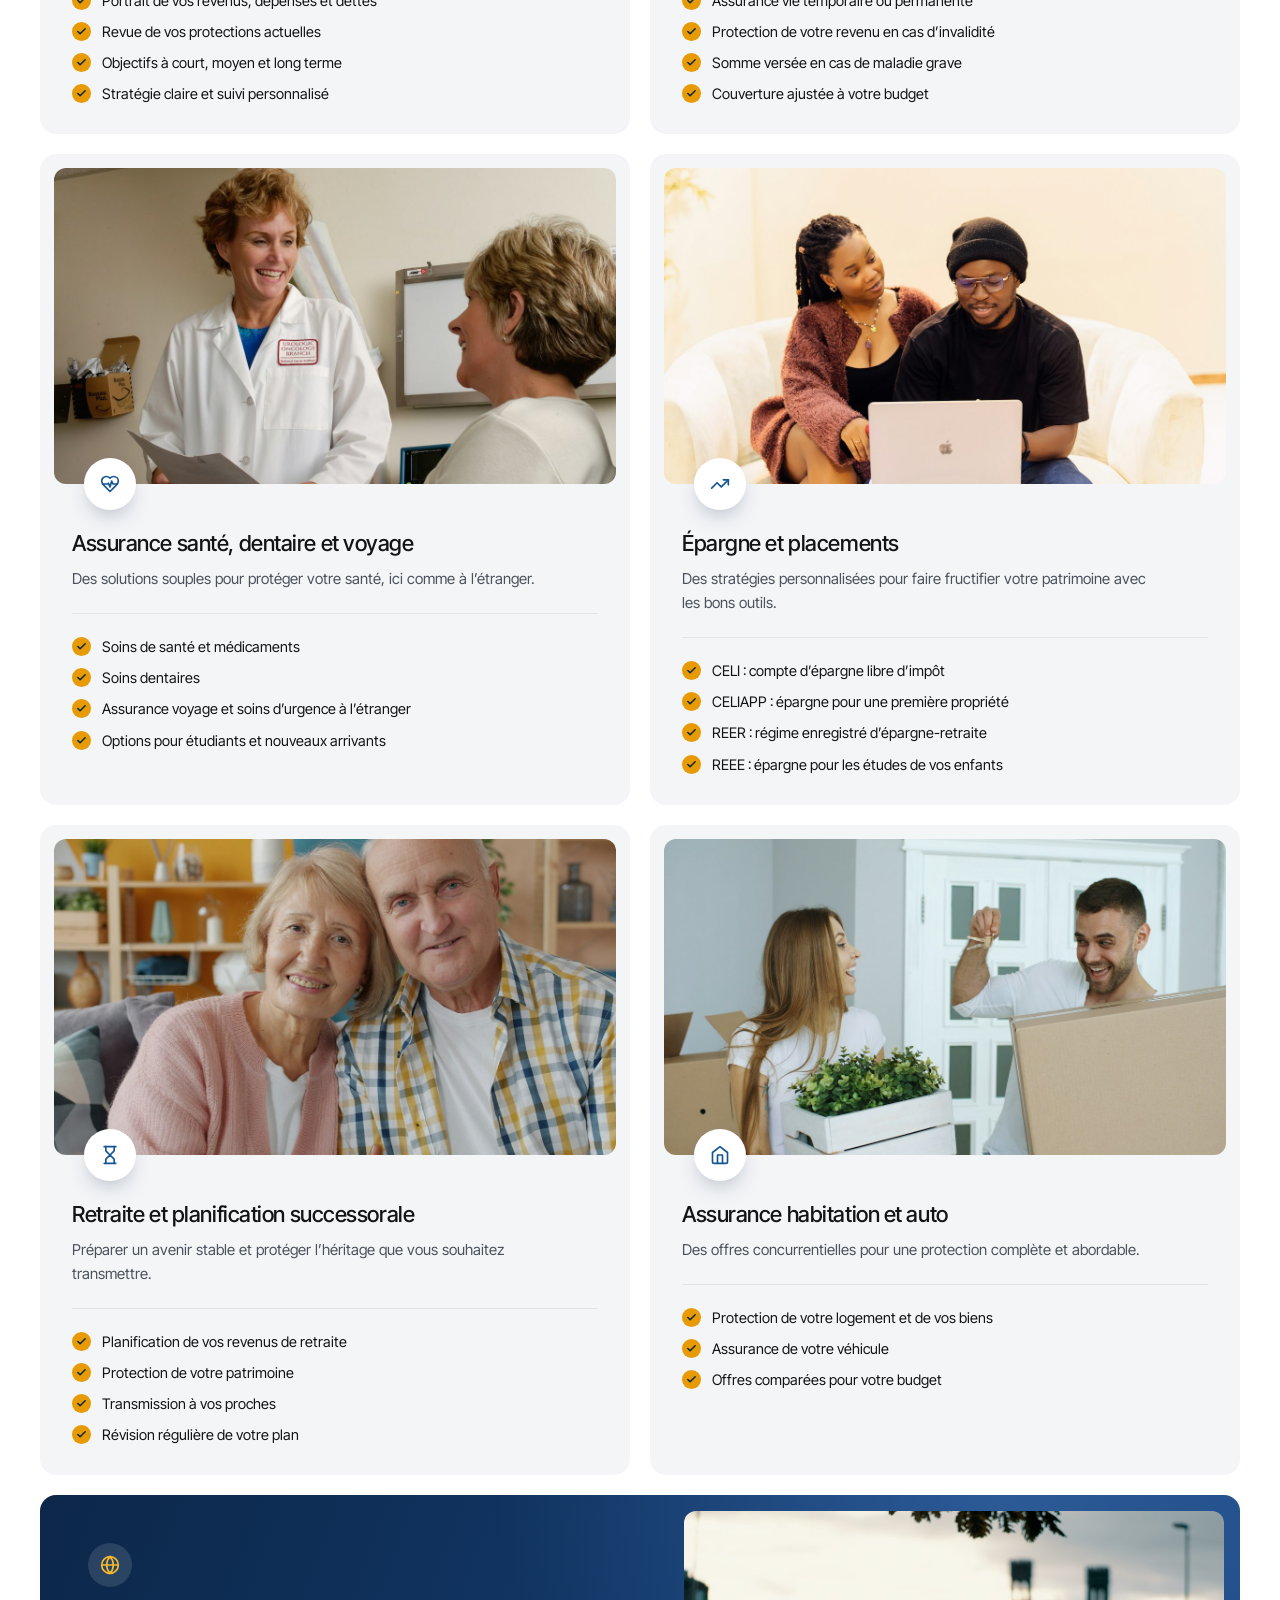
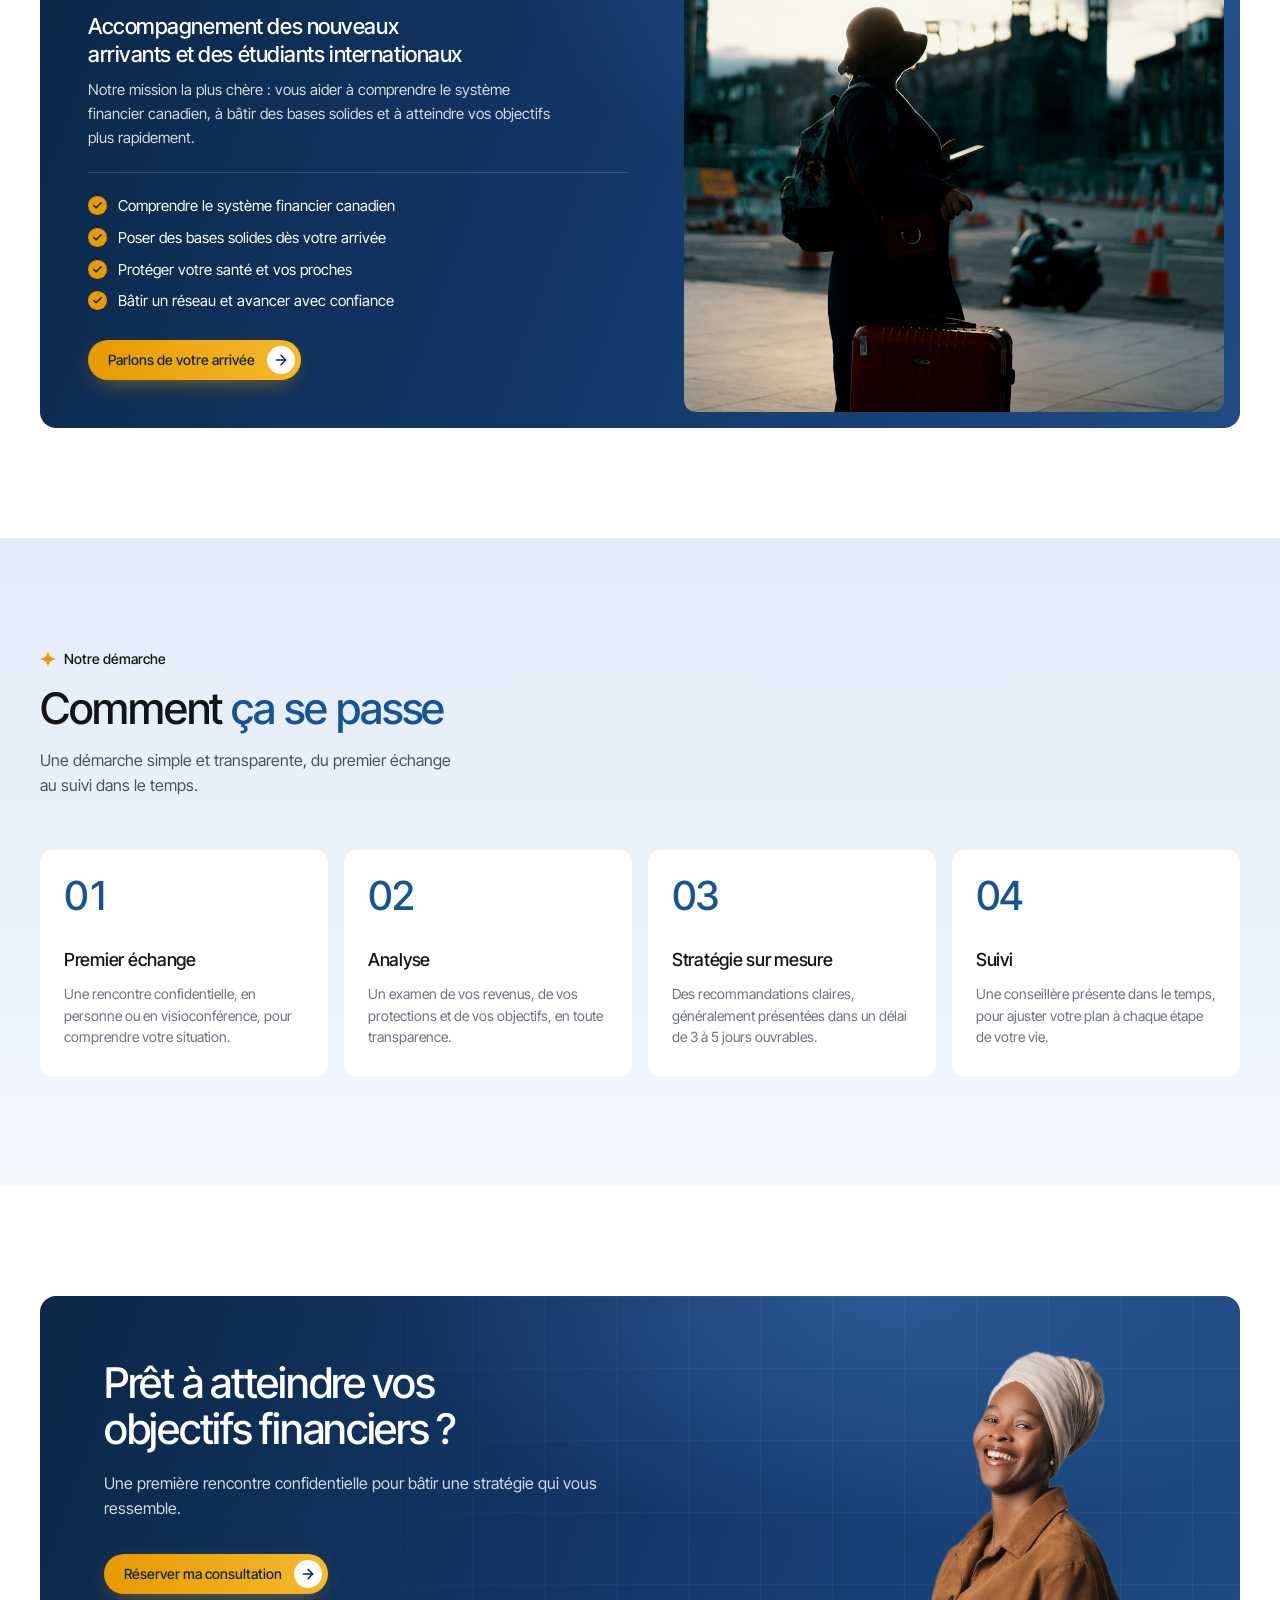
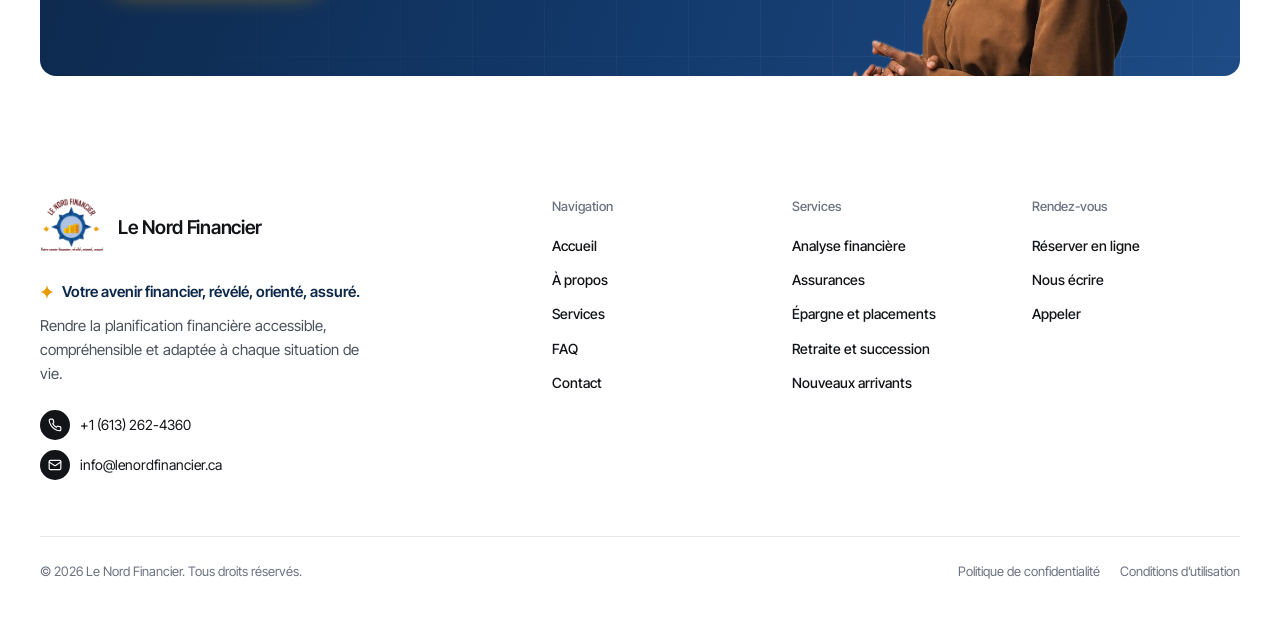
<file: services.html>
<!doctype html>
<html lang="fr">
<head>
<meta charset="utf-8">
<meta name="viewport" content="width=device-width, initial-scale=1">
<title>Services — Le Nord Financier</title>
<meta name="description" content="Analyse financière, assurance vie, invalidité et maladies graves, santé et voyage, épargne et placements, retraite, habitation et auto, accompagnement des nouveaux arrivants.">
<meta name="referrer" content="strict-origin-when-cross-origin">
<link rel="alternate" hreflang="fr" href="services.html">
<link rel="alternate" hreflang="en" href="en/services.html">
<link rel="preconnect" href="https://fonts.googleapis.com">
<link rel="preconnect" href="https://fonts.gstatic.com" crossorigin>
<link href="https://fonts.googleapis.com/css2?family=Inter+Tight:ital,wght@0,400;0,500;0,600;1,400;1,500&amp;display=swap" rel="stylesheet">
<link rel="stylesheet" href="styles.css">
<script>document.documentElement.classList.add('js')</script>
</head>
<body>
<a class="evitement" href="#contenu">Aller au contenu</a>

<svg width="0" height="0" style="position:absolute" aria-hidden="true">
  <symbol id="i-fleche" viewBox="0 0 24 24"><path d="M5 12h14"/><path d="m12 5 7 7-7 7"/></symbol>
  <symbol id="i-chevron" viewBox="0 0 24 24"><path d="m6 9 6 6 6-6"/></symbol>
  <symbol id="i-tel" viewBox="0 0 24 24"><path d="M22 16.92v3a2 2 0 0 1-2.18 2 19.8 19.8 0 0 1-8.63-3.07 19.5 19.5 0 0 1-6-6 19.8 19.8 0 0 1-3.07-8.67A2 2 0 0 1 4.11 2h3a2 2 0 0 1 2 1.72c.13.96.36 1.9.7 2.81a2 2 0 0 1-.45 2.11L8.09 9.91a16 16 0 0 0 6 6l1.27-1.27a2 2 0 0 1 2.11-.45c.91.34 1.85.57 2.81.7A2 2 0 0 1 22 16.92z"/></symbol>
  <symbol id="i-courriel" viewBox="0 0 24 24"><rect width="20" height="16" x="2" y="4" rx="2"/><path d="m22 7-8.97 5.7a1.94 1.94 0 0 1-2.06 0L2 7"/></symbol>
  <symbol id="i-agenda" viewBox="0 0 24 24"><rect width="18" height="18" x="3" y="4" rx="2"/><path d="M16 2v4M8 2v4M3 10h18"/></symbol>
  <symbol id="i-analyse" viewBox="0 0 24 24"><rect width="8" height="4" x="8" y="2" rx="1"/><path d="M16 4h2a2 2 0 0 1 2 2v14a2 2 0 0 1-2 2H6a2 2 0 0 1-2-2V6a2 2 0 0 1 2-2h2"/><path d="M12 11h4M12 16h4M8 11h.01M8 16h.01"/></symbol>
  <symbol id="i-bouclier" viewBox="0 0 24 24"><path d="M20 13c0 5-3.5 7.5-7.66 8.95a1 1 0 0 1-.67-.01C7.5 20.5 4 18 4 13V6a1 1 0 0 1 1-1c2 0 4.5-1.2 6.24-2.72a1.17 1.17 0 0 1 1.52 0C14.51 3.81 17 5 19 5a1 1 0 0 1 1 1z"/><path d="m9 12 2 2 4-4"/></symbol>
  <symbol id="i-sante" viewBox="0 0 24 24"><path d="M19 14c1.49-1.46 3-3.21 3-5.5A5.5 5.5 0 0 0 16.5 3c-1.76 0-3 .5-4.5 2-1.5-1.5-2.74-2-4.5-2A5.5 5.5 0 0 0 2 8.5c0 2.3 1.5 4.05 3 5.5l7 7Z"/><path d="M3.22 12H9.5l.5-1 2 4.5 2-7 1.5 3.5h5.27"/></symbol>
  <symbol id="i-hausse" viewBox="0 0 24 24"><path d="M22 7 13.5 15.5 8.5 10.5 2 17"/><path d="M16 7h6v6"/></symbol>
  <symbol id="i-sablier" viewBox="0 0 24 24"><path d="M5 22h14M5 2h14"/><path d="M17 22v-4.17a2 2 0 0 0-.59-1.42L12 12l-4.41 4.41A2 2 0 0 0 7 17.83V22"/><path d="M7 2v4.17a2 2 0 0 0 .59 1.42L12 12l4.41-4.41A2 2 0 0 0 17 6.17V2"/></symbol>
  <symbol id="i-maison" viewBox="0 0 24 24"><path d="m3 9 9-7 9 7v11a2 2 0 0 1-2 2H5a2 2 0 0 1-2-2z"/><path d="M9 22V12h6v10"/></symbol>
  <symbol id="i-globe" viewBox="0 0 24 24"><circle cx="12" cy="12" r="10"/><path d="M12 2a14.5 14.5 0 0 0 0 20 14.5 14.5 0 0 0 0-20"/><path d="M2 12h20"/></symbol>
  <symbol id="i-boussole" viewBox="0 0 24 24"><circle cx="12" cy="12" r="10"/><path d="m16.24 7.76-2.12 6.36-6.36 2.12 2.12-6.36z"/></symbol>
  <symbol id="i-oeil" viewBox="0 0 24 24"><path d="M2 12s3-7 10-7 10 7 10 7-3 7-10 7-10-7-10-7Z"/><circle cx="12" cy="12" r="3"/></symbol>
  <symbol id="i-coeur" viewBox="0 0 24 24"><path d="M19 14c1.49-1.46 3-3.21 3-5.5A5.5 5.5 0 0 0 16.5 3c-1.76 0-3 .5-4.5 2-1.5-1.5-2.74-2-4.5-2A5.5 5.5 0 0 0 2 8.5c0 2.3 1.5 4.05 3 5.5l7 7Z"/></symbol>
  <symbol id="i-diplome" viewBox="0 0 24 24"><path d="M22 10v6"/><path d="M2 10l10-5 10 5-10 5z"/><path d="M6 12v5c3 3 9 3 12 0v-5"/></symbol>
  <symbol id="i-epingle" viewBox="0 0 24 24"><path d="M20 10c0 6-8 12-8 12s-8-6-8-12a8 8 0 0 1 16 0Z"/><circle cx="12" cy="10" r="3"/></symbol>
  <symbol id="i-trophee" viewBox="0 0 24 24"><path d="M6 9H4.5a2.5 2.5 0 0 1 0-5H6M18 9h1.5a2.5 2.5 0 0 0 0-5H18M4 22h16"/><path d="M10 14.66V17c0 .55-.47.98-.97 1.21C7.85 18.75 7 20.24 7 22M14 14.66V17c0 .55.47.98.97 1.21C16.15 18.75 17 20.24 17 22"/><path d="M18 2H6v7a6 6 0 0 0 12 0V2Z"/></symbol>
  <symbol id="i-badge" viewBox="0 0 24 24"><path d="M3.85 8.62a4 4 0 0 1 4.78-4.77 4 4 0 0 1 6.74 0 4 4 0 0 1 4.78 4.78 4 4 0 0 1 0 6.74 4 4 0 0 1-4.77 4.78 4 4 0 0 1-6.75 0 4 4 0 0 1-4.78-4.77 4 4 0 0 1 0-6.76Z"/><path d="m9 12 2 2 4-4"/></symbol>
  <symbol id="i-groupe" viewBox="0 0 24 24"><path d="M16 21v-2a4 4 0 0 0-4-4H6a4 4 0 0 0-4 4v2"/><circle cx="9" cy="7" r="4"/><path d="M22 21v-2a4 4 0 0 0-3-3.87M16 3.13a4 4 0 0 1 0 7.75"/></symbol>
  <symbol id="i-valise" viewBox="0 0 24 24"><rect width="20" height="14" x="2" y="7" rx="2"/><path d="M16 21V5a2 2 0 0 0-2-2h-4a2 2 0 0 0-2 2v16"/></symbol>
  <symbol id="i-avion" viewBox="0 0 24 24"><path d="M17.8 19.2 16 11l3.5-3.5C21 6 21.5 4 21 3c-1-.5-3 0-4.5 1.5L13 8 4.8 6.2c-.5-.1-.9.1-1.1.5l-.3.5c-.2.5-.1 1 .3 1.3L9 12l-2 3H4l-1 1 3 2 2 3 1-1v-3l3-2 3.5 5.3c.3.4.8.5 1.3.3l.5-.2c.4-.3.6-.7.5-1.2z"/></symbol>
  <symbol id="i-menu" viewBox="0 0 24 24"><path d="M4 7h16M4 12h16M4 17h16"/></symbol>
  <symbol id="i-etoile" viewBox="0 0 24 24"><path d="M12 0c.7 6.4 5 10.9 12 12-7 1.1-11.3 5.6-12 12-.7-6.4-5-10.9-12-12C7 10.9 11.3 6.4 12 0Z"/></symbol>
  <symbol id="i-guillemets" viewBox="0 0 22 16"><path d="M5.2 0h5.1L6.4 16H0zM16.9 0H22l-3.9 16h-6.4z"/></symbol>
  <symbol id="i-coche" viewBox="0 0 24 24"><path d="M20 6 9 17l-5-5"/></symbol>
  <symbol id="i-horloge" viewBox="0 0 24 24"><circle cx="12" cy="12" r="10"/><path d="M12 6v6l4 2"/></symbol>
  <symbol id="i-cadenas" viewBox="0 0 24 24"><rect width="18" height="11" x="3" y="11" rx="2"/><path d="M7 11V7a5 5 0 0 1 10 0v4"/></symbol>
  <symbol id="i-message" viewBox="0 0 24 24"><path d="M21 15a2 2 0 0 1-2 2H7l-4 4V5a2 2 0 0 1 2-2h14a2 2 0 0 1 2 2z"/></symbol>
  <symbol id="i-cible" viewBox="0 0 24 24"><circle cx="12" cy="12" r="10"/><circle cx="12" cy="12" r="6"/><circle cx="12" cy="12" r="2"/></symbol>
  <symbol id="i-suivi" viewBox="0 0 24 24"><path d="M21 12a9 9 0 1 1-3-6.7L21 8"/><path d="M21 3v5h-5"/></symbol>
  <symbol id="i-envoyer" viewBox="0 0 24 24"><path d="m22 2-7 20-4-9-9-4Z"/><path d="M22 2 11 13"/></symbol>
  <symbol id="i-question" viewBox="0 0 24 24"><circle cx="12" cy="12" r="10"/><path d="M9.1 9a3 3 0 0 1 5.8 1c0 2-3 3-3 3M12 17h.01"/></symbol>
</svg>

<header class="entete">
  <div class="enveloppe">
    <nav class="nav" aria-label="Navigation principale">
      <a class="marque" href="index.html">
        <span class="marque__pastille"><img src="img/logo.png" alt="Logo Le Nord Financier" width="44" height="44"></span>
        <span class="marque__texte">Le Nord Financier</span>
      </a>
      <div class="nav__liens">
        <a href="index.html">Accueil</a>
        <a href="a-propos.html">À propos</a>
        <a class="actif" aria-current="page" href="services.html">Services</a>
        <a href="faq.html">FAQ</a>
        <a class="nav__mobile" href="contact.html">Contact</a>
      </div>
      <div class="nav__droite">
        <div class="langue" role="group" aria-label="Langue">
          <a class="actif" aria-current="true" href="services.html" hreflang="fr" lang="fr">FR</a>
          <a href="en/services.html" hreflang="en" lang="en">EN</a>
        </div>
        <a class="nav__contact" href="contact.html"><svg class="ico" aria-hidden="true"><use href="#i-tel"/></svg>Contact</a>
        <button class="nav__burger" type="button" aria-label="Ouvrir le menu" aria-expanded="false"><svg class="ico" aria-hidden="true"><use href="#i-menu"/></svg></button>
      </div>
    </nav>
  </div>
</header>

<main id="contenu">
<!-- ================= BANDEAU ================= -->
<section class="hero hero--page">
  <span class="repere repere--1"></span>
  <span class="repere repere--2"></span>
  <div class="enveloppe">
    <div class="hero__contenu">
      <span class="etiquette etiquette--clair"><svg aria-hidden="true"><use href="#i-etoile"/></svg>Services</span>
      <h1 class="hero__titre">Des solutions financières complètes, pensées pour vous</h1>
      <p class="hero__texte">Le Nord Financier vous accompagne à chaque étape de votre vie financière. Chaque service repose sur une analyse rigoureuse, la transparence et un suivi personnalisé.</p>
      <div class="hero__actions">
        <a class="bouton" href="https://calendly.com/adjouakonan-lenordfinancier" target="_blank" rel="noopener noreferrer">Réserver une consultation <span class="rond"><svg class="ico" aria-hidden="true"><use href="#i-fleche"/></svg></span></a>
      </div>
    </div>
  </div>
  <div class="hero__scene">
    <img class="hero__photo" src="img/adjoua-maison-detouree.png" alt="Adjoua Laetitia Konan présentant une maquette de maison" width="720" height="1080">
    <div class="hero__halo"></div>
  </div>
</section>

<!-- ================= OFFRES ================= -->
<section class="offres">
  <div class="enveloppe">
    <span class="etiquette"><svg aria-hidden="true"><use href="#i-etoile"/></svg>Nos services</span>
    <h2 class="titre-section">Sept façons de <em>vous accompagner</em></h2>
    <p class="chapo">De l’analyse de votre situation à la protection de vos proches, chaque service est adapté à vos besoins et à votre budget.</p>

    <div class="offres__grille">
      <article class="offre offre--photo" id="analyse">
        <img class="offre__image" src="img/offre-analyse.jpg" alt="" width="1200" height="800" loading="lazy">
        <span class="service__icone"><svg class="ico" aria-hidden="true"><use href="#i-analyse"/></svg></span>
        <h3>Analyse financière personnelle</h3>
        <p class="offre__texte">Un examen détaillé de vos revenus, dettes, protections et objectifs pour bâtir une stratégie sur mesure.</p>
        <ul class="coches">
          <li>Portrait de vos revenus, dépenses et dettes</li>
          <li>Revue de vos protections actuelles</li>
          <li>Objectifs à court, moyen et long terme</li>
          <li>Stratégie claire et suivi personnalisé</li>
        </ul>
      </article>
      <article class="offre offre--photo" id="assurance-vie">
        <img class="offre__image" src="img/offre-assurance-vie.jpg" alt="" width="1200" height="800" loading="lazy">
        <span class="service__icone"><svg class="ico" aria-hidden="true"><use href="#i-bouclier"/></svg></span>
        <h3>Assurance vie, invalidité et maladies graves</h3>
        <p class="offre__texte">Une couverture adaptée pour protéger votre avenir et celui de vos proches.</p>
        <ul class="coches">
          <li>Assurance vie temporaire ou permanente</li>
          <li>Protection de votre revenu en cas d’invalidité</li>
          <li>Somme versée en cas de maladie grave</li>
          <li>Couverture ajustée à votre budget</li>
        </ul>
      </article>
      <article class="offre offre--photo" id="sante">
        <img class="offre__image" src="img/offre-sante.jpg" alt="" width="1200" height="800" loading="lazy">
        <span class="service__icone"><svg class="ico" aria-hidden="true"><use href="#i-sante"/></svg></span>
        <h3>Assurance santé, dentaire et voyage</h3>
        <p class="offre__texte">Des solutions souples pour protéger votre santé, ici comme à l’étranger.</p>
        <ul class="coches">
          <li>Soins de santé et médicaments</li>
          <li>Soins dentaires</li>
          <li>Assurance voyage et soins d’urgence à l’étranger</li>
          <li>Options pour étudiants et nouveaux arrivants</li>
        </ul>
      </article>
      <article class="offre offre--photo" id="epargne">
        <img class="offre__image" src="img/offre-epargne.jpg" alt="" width="1200" height="800" loading="lazy">
        <span class="service__icone"><svg class="ico" aria-hidden="true"><use href="#i-hausse"/></svg></span>
        <h3>Épargne et placements</h3>
        <p class="offre__texte">Des stratégies personnalisées pour faire fructifier votre patrimoine avec les bons outils.</p>
        <ul class="coches">
          <li>CELI : compte d’épargne libre d’impôt</li>
          <li>CELIAPP : épargne pour une première propriété</li>
          <li>REER : régime enregistré d’épargne-retraite</li>
          <li>REEE : épargne pour les études de vos enfants</li>
        </ul>
      </article>
      <article class="offre offre--photo" id="retraite">
        <img class="offre__image" src="img/offre-retraite.jpg" alt="" width="1200" height="800" loading="lazy">
        <span class="service__icone"><svg class="ico" aria-hidden="true"><use href="#i-sablier"/></svg></span>
        <h3>Retraite et planification successorale</h3>
        <p class="offre__texte">Préparer un avenir stable et protéger l’héritage que vous souhaitez transmettre.</p>
        <ul class="coches">
          <li>Planification de vos revenus de retraite</li>
          <li>Protection de votre patrimoine</li>
          <li>Transmission à vos proches</li>
          <li>Révision régulière de votre plan</li>
        </ul>
      </article>
      <article class="offre offre--photo" id="habitation">
        <img class="offre__image" src="img/offre-habitation.jpg" alt="" width="1200" height="800" loading="lazy">
        <span class="service__icone"><svg class="ico" aria-hidden="true"><use href="#i-maison"/></svg></span>
        <h3>Assurance habitation et auto</h3>
        <p class="offre__texte">Des offres concurrentielles pour une protection complète et abordable.</p>
        <ul class="coches">
          <li>Protection de votre logement et de vos biens</li>
          <li>Assurance de votre véhicule</li>
          <li>Offres comparées pour votre budget</li>
        </ul>
      </article>

      <article class="offre offre--vedette encart" id="nouveaux-arrivants">
        <div>
          <span class="service__icone"><svg class="ico" aria-hidden="true"><use href="#i-globe"/></svg></span>
          <h3>Accompagnement des nouveaux arrivants et des étudiants internationaux</h3>
          <p class="offre__texte">Notre mission la plus chère : vous aider à comprendre le système financier canadien, à bâtir des bases solides et à atteindre vos objectifs plus rapidement.</p>
          <ul class="coches">
            <li>Comprendre le système financier canadien</li>
            <li>Poser des bases solides dès votre arrivée</li>
            <li>Protéger votre santé et vos proches</li>
            <li>Bâtir un réseau et avancer avec confiance</li>
          </ul>
          <a class="bouton bouton--petit" href="contact.html">Parlons de votre arrivée <span class="rond"><svg class="ico" aria-hidden="true"><use href="#i-fleche"/></svg></span></a>
        </div>
        <img class="offre__visuel" src="img/offre-arrivants.jpg" alt="" width="1200" height="800" loading="lazy">
      </article>
    </div>
  </div>
</section>

<!-- ================= DÉMARCHE ================= -->
<section class="etapes">
  <div class="enveloppe">
    <span class="etiquette"><svg aria-hidden="true"><use href="#i-etoile"/></svg>Notre démarche</span>
    <h2 class="titre-section">Comment <em>ça se passe</em></h2>
    <p class="chapo">Une démarche simple et transparente, du premier échange au suivi dans le temps.</p>
    <ol class="etapes__liste">
      <li class="etape">
        <span class="etape__num">01</span>
        <h3>Premier échange</h3>
        <p>Une rencontre confidentielle, en personne ou en visioconférence, pour comprendre votre situation.</p>
      </li>
      <li class="etape">
        <span class="etape__num">02</span>
        <h3>Analyse</h3>
        <p>Un examen de vos revenus, de vos protections et de vos objectifs, en toute transparence.</p>
      </li>
      <li class="etape">
        <span class="etape__num">03</span>
        <h3>Stratégie sur mesure</h3>
        <p>Des recommandations claires, généralement présentées dans un délai de 3 à 5 jours ouvrables.</p>
      </li>
      <li class="etape">
        <span class="etape__num">04</span>
        <h3>Suivi</h3>
        <p>Une conseillère présente dans le temps, pour ajuster votre plan à chaque étape de votre vie.</p>
      </li>
    </ol>
  </div>
</section>

<!-- ================= APPEL ================= -->
<section class="appel">
  <div class="enveloppe">
    <div class="appel__bloc">
      <div class="appel__texte">
        <h2>Prêt à atteindre vos objectifs financiers ?</h2>
        <p>Une première rencontre confidentielle pour bâtir une stratégie qui vous ressemble.</p>
        <a class="bouton bouton--petit" href="https://calendly.com/adjouakonan-lenordfinancier" target="_blank" rel="noopener noreferrer">Réserver ma consultation <span class="rond"><svg class="ico" aria-hidden="true"><use href="#i-fleche"/></svg></span></a>
      </div>
      <img class="appel__photo" src="img/adjoua-rire-detouree.png" alt="" width="720" height="1080">
    </div>
  </div>
</section>
</main>

<footer class="pied">
  <div class="enveloppe">
    <div class="pied__haut">
      <div>
        <a class="pied__marque" href="index.html"><img src="img/logo.png" alt="Logo Le Nord Financier" width="64" height="64">Le Nord Financier</a>
        <p class="pied__slogan"><svg aria-hidden="true"><use href="#i-etoile"/></svg>Votre avenir financier, révélé, orienté, assuré.</p>
        <p class="pied__devise">Rendre la planification financière accessible, compréhensible et adaptée à chaque situation de vie.</p>
        <div class="pied__coord">
          <a href="tel:+16132624360"><span class="puce"><svg class="ico" aria-hidden="true"><use href="#i-tel"/></svg></span>+1 (613) 262-4360</a>
          <a href="mailto:info@lenordfinancier.ca"><span class="puce"><svg class="ico" aria-hidden="true"><use href="#i-courriel"/></svg></span>info@lenordfinancier.ca</a>
        </div>
      </div>
      <div class="pied__colonnes">
        <div>
          <h2 class="pied__titre">Navigation</h2>
          <ul>
            <li><a href="index.html">Accueil</a></li>
            <li><a href="a-propos.html">À propos</a></li>
            <li><a href="services.html">Services</a></li>
            <li><a href="faq.html">FAQ</a></li>
            <li><a href="contact.html">Contact</a></li>
          </ul>
        </div>
        <div>
          <h2 class="pied__titre">Services</h2>
          <ul>
            <li><a href="services.html#analyse">Analyse financière</a></li>
            <li><a href="services.html#assurance-vie">Assurances</a></li>
            <li><a href="services.html#epargne">Épargne et placements</a></li>
            <li><a href="services.html#retraite">Retraite et succession</a></li>
            <li><a href="services.html#nouveaux-arrivants">Nouveaux arrivants</a></li>
          </ul>
        </div>
        <div>
          <h2 class="pied__titre">Rendez-vous</h2>
          <ul>
            <li><a href="https://calendly.com/adjouakonan-lenordfinancier" target="_blank" rel="noopener noreferrer">Réserver en ligne</a></li>
            <li><a href="contact.html">Nous écrire</a></li>
            <li><a href="tel:+16132624360">Appeler</a></li>
          </ul>
        </div>
      </div>
    </div>
    <div class="pied__bas">
      <span>© 2026 Le Nord Financier. Tous droits réservés.</span>
      <nav aria-label="Politique de confidentialité"><a href="#">Politique de confidentialité</a><a href="#">Conditions d’utilisation</a></nav>
    </div>
  </div>
</footer>

<script src="app.js"></script>
</body>
</html>
</file>
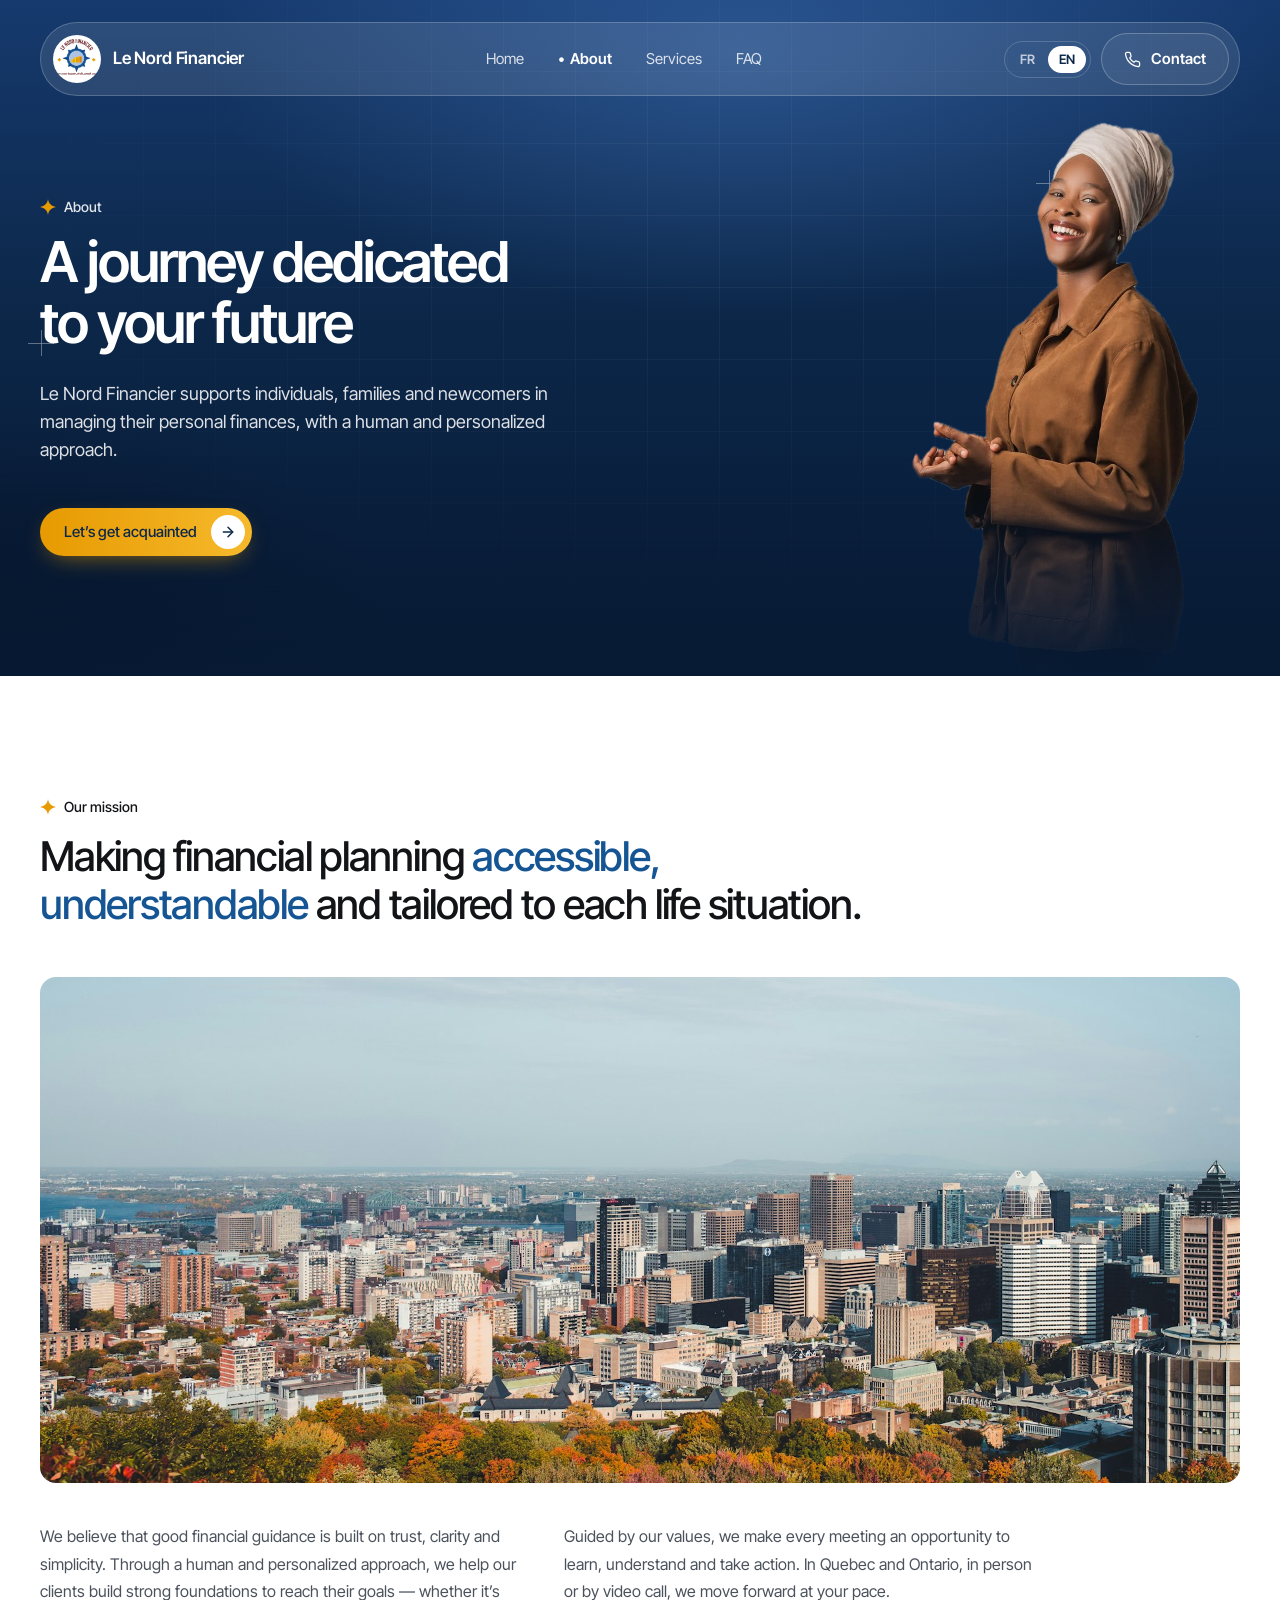
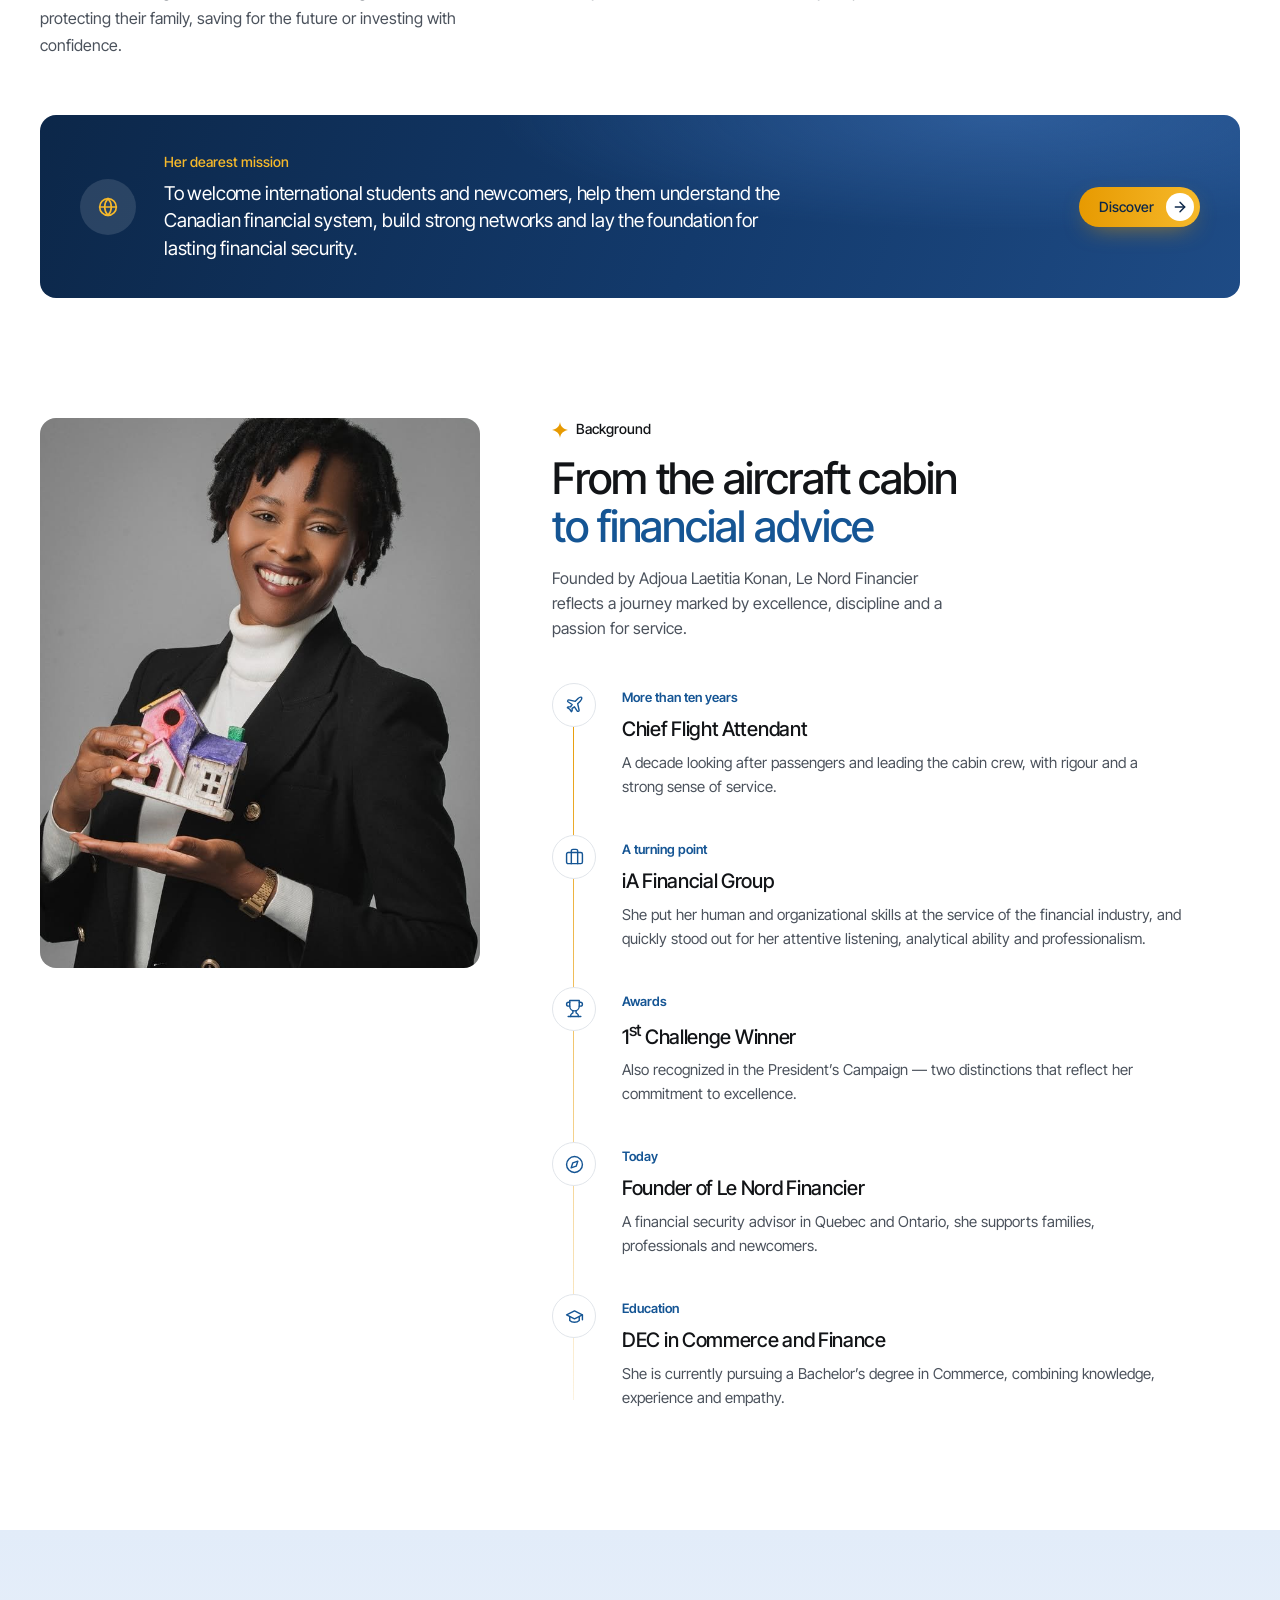
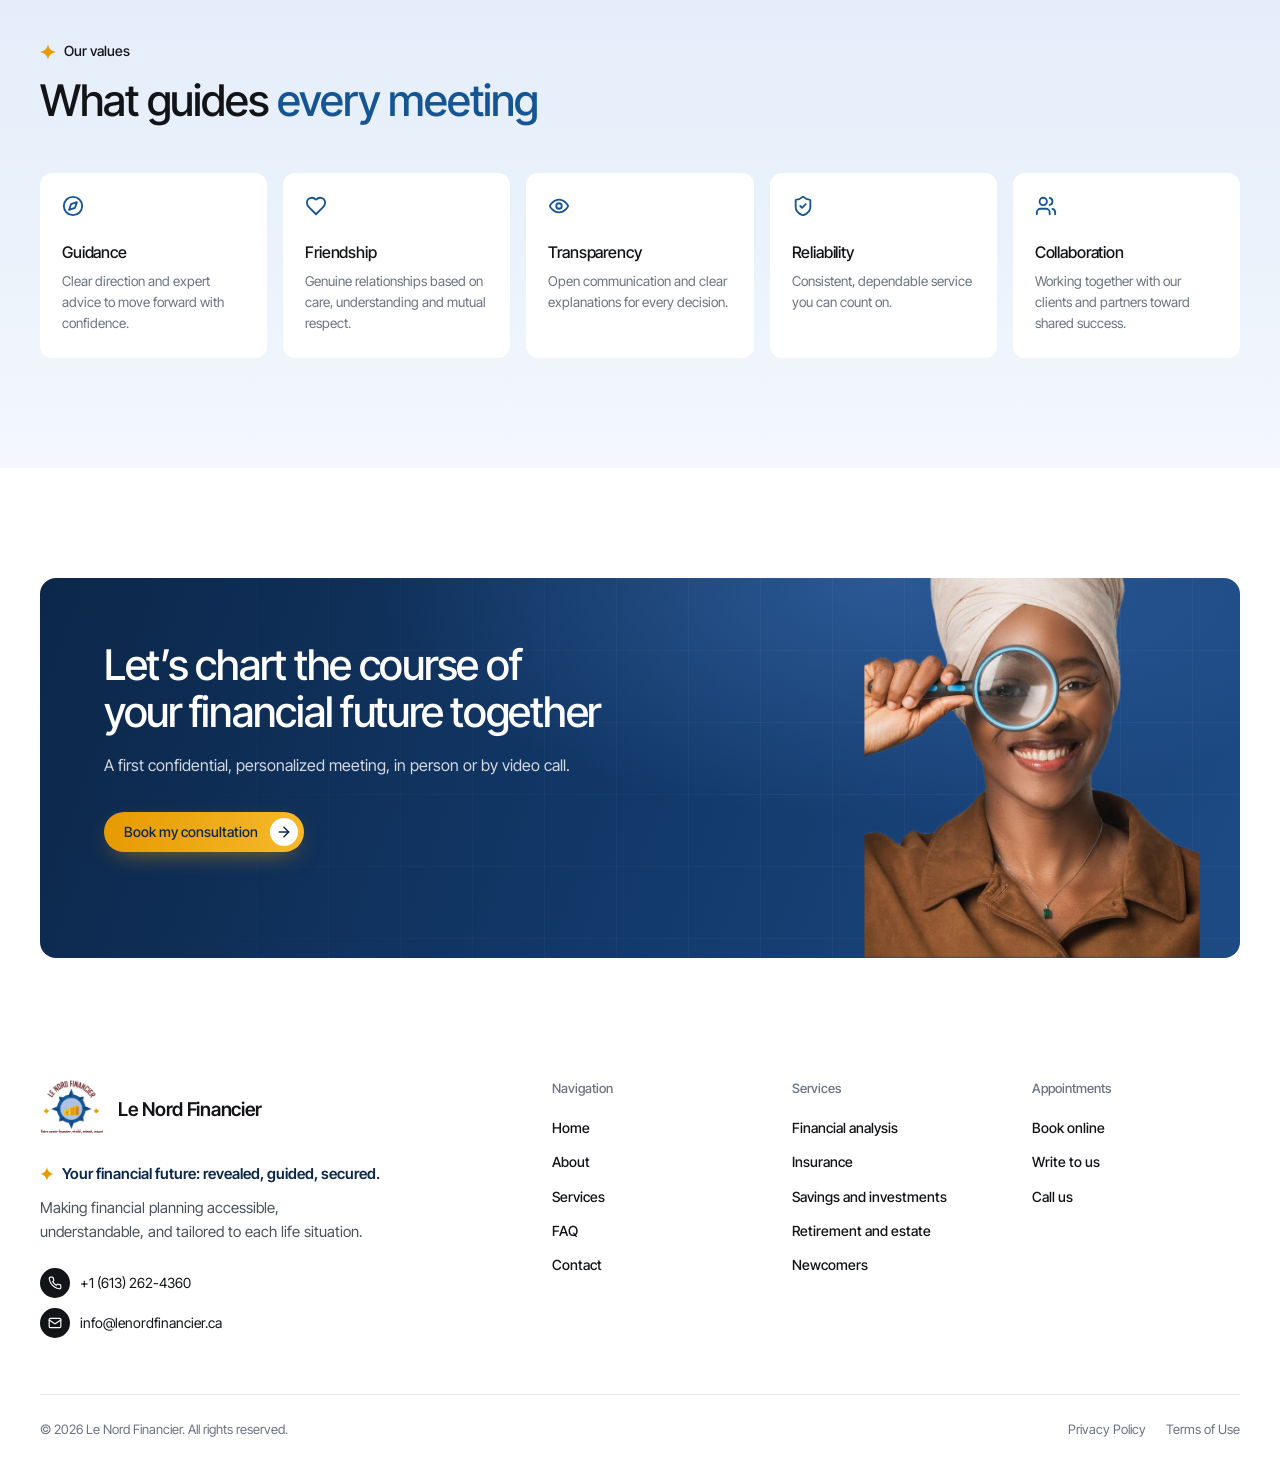
<file: en/about.html>
<!doctype html>
<html lang="en">
<head>
<meta charset="utf-8">
<meta name="viewport" content="width=device-width, initial-scale=1">
<title>About — Le Nord Financier</title>
<meta name="description" content="The journey of Adjoua Laetitia Konan, founder of Le Nord Financier, and the values behind every meeting.">
<meta name="referrer" content="strict-origin-when-cross-origin">
<link rel="alternate" hreflang="fr" href="../a-propos.html">
<link rel="alternate" hreflang="en" href="about.html">
<link rel="preconnect" href="https://fonts.googleapis.com">
<link rel="preconnect" href="https://fonts.gstatic.com" crossorigin>
<link href="https://fonts.googleapis.com/css2?family=Inter+Tight:ital,wght@0,400;0,500;0,600;1,400;1,500&amp;display=swap" rel="stylesheet">
<link rel="stylesheet" href="../styles.css">
<script>document.documentElement.classList.add('js')</script>
</head>
<body>
<a class="evitement" href="#contenu">Skip to content</a>

<svg width="0" height="0" style="position:absolute" aria-hidden="true">
  <symbol id="i-fleche" viewBox="0 0 24 24"><path d="M5 12h14"/><path d="m12 5 7 7-7 7"/></symbol>
  <symbol id="i-chevron" viewBox="0 0 24 24"><path d="m6 9 6 6 6-6"/></symbol>
  <symbol id="i-tel" viewBox="0 0 24 24"><path d="M22 16.92v3a2 2 0 0 1-2.18 2 19.8 19.8 0 0 1-8.63-3.07 19.5 19.5 0 0 1-6-6 19.8 19.8 0 0 1-3.07-8.67A2 2 0 0 1 4.11 2h3a2 2 0 0 1 2 1.72c.13.96.36 1.9.7 2.81a2 2 0 0 1-.45 2.11L8.09 9.91a16 16 0 0 0 6 6l1.27-1.27a2 2 0 0 1 2.11-.45c.91.34 1.85.57 2.81.7A2 2 0 0 1 22 16.92z"/></symbol>
  <symbol id="i-courriel" viewBox="0 0 24 24"><rect width="20" height="16" x="2" y="4" rx="2"/><path d="m22 7-8.97 5.7a1.94 1.94 0 0 1-2.06 0L2 7"/></symbol>
  <symbol id="i-agenda" viewBox="0 0 24 24"><rect width="18" height="18" x="3" y="4" rx="2"/><path d="M16 2v4M8 2v4M3 10h18"/></symbol>
  <symbol id="i-analyse" viewBox="0 0 24 24"><rect width="8" height="4" x="8" y="2" rx="1"/><path d="M16 4h2a2 2 0 0 1 2 2v14a2 2 0 0 1-2 2H6a2 2 0 0 1-2-2V6a2 2 0 0 1 2-2h2"/><path d="M12 11h4M12 16h4M8 11h.01M8 16h.01"/></symbol>
  <symbol id="i-bouclier" viewBox="0 0 24 24"><path d="M20 13c0 5-3.5 7.5-7.66 8.95a1 1 0 0 1-.67-.01C7.5 20.5 4 18 4 13V6a1 1 0 0 1 1-1c2 0 4.5-1.2 6.24-2.72a1.17 1.17 0 0 1 1.52 0C14.51 3.81 17 5 19 5a1 1 0 0 1 1 1z"/><path d="m9 12 2 2 4-4"/></symbol>
  <symbol id="i-sante" viewBox="0 0 24 24"><path d="M19 14c1.49-1.46 3-3.21 3-5.5A5.5 5.5 0 0 0 16.5 3c-1.76 0-3 .5-4.5 2-1.5-1.5-2.74-2-4.5-2A5.5 5.5 0 0 0 2 8.5c0 2.3 1.5 4.05 3 5.5l7 7Z"/><path d="M3.22 12H9.5l.5-1 2 4.5 2-7 1.5 3.5h5.27"/></symbol>
  <symbol id="i-hausse" viewBox="0 0 24 24"><path d="M22 7 13.5 15.5 8.5 10.5 2 17"/><path d="M16 7h6v6"/></symbol>
  <symbol id="i-sablier" viewBox="0 0 24 24"><path d="M5 22h14M5 2h14"/><path d="M17 22v-4.17a2 2 0 0 0-.59-1.42L12 12l-4.41 4.41A2 2 0 0 0 7 17.83V22"/><path d="M7 2v4.17a2 2 0 0 0 .59 1.42L12 12l4.41-4.41A2 2 0 0 0 17 6.17V2"/></symbol>
  <symbol id="i-maison" viewBox="0 0 24 24"><path d="m3 9 9-7 9 7v11a2 2 0 0 1-2 2H5a2 2 0 0 1-2-2z"/><path d="M9 22V12h6v10"/></symbol>
  <symbol id="i-globe" viewBox="0 0 24 24"><circle cx="12" cy="12" r="10"/><path d="M12 2a14.5 14.5 0 0 0 0 20 14.5 14.5 0 0 0 0-20"/><path d="M2 12h20"/></symbol>
  <symbol id="i-boussole" viewBox="0 0 24 24"><circle cx="12" cy="12" r="10"/><path d="m16.24 7.76-2.12 6.36-6.36 2.12 2.12-6.36z"/></symbol>
  <symbol id="i-oeil" viewBox="0 0 24 24"><path d="M2 12s3-7 10-7 10 7 10 7-3 7-10 7-10-7-10-7Z"/><circle cx="12" cy="12" r="3"/></symbol>
  <symbol id="i-coeur" viewBox="0 0 24 24"><path d="M19 14c1.49-1.46 3-3.21 3-5.5A5.5 5.5 0 0 0 16.5 3c-1.76 0-3 .5-4.5 2-1.5-1.5-2.74-2-4.5-2A5.5 5.5 0 0 0 2 8.5c0 2.3 1.5 4.05 3 5.5l7 7Z"/></symbol>
  <symbol id="i-diplome" viewBox="0 0 24 24"><path d="M22 10v6"/><path d="M2 10l10-5 10 5-10 5z"/><path d="M6 12v5c3 3 9 3 12 0v-5"/></symbol>
  <symbol id="i-epingle" viewBox="0 0 24 24"><path d="M20 10c0 6-8 12-8 12s-8-6-8-12a8 8 0 0 1 16 0Z"/><circle cx="12" cy="10" r="3"/></symbol>
  <symbol id="i-trophee" viewBox="0 0 24 24"><path d="M6 9H4.5a2.5 2.5 0 0 1 0-5H6M18 9h1.5a2.5 2.5 0 0 0 0-5H18M4 22h16"/><path d="M10 14.66V17c0 .55-.47.98-.97 1.21C7.85 18.75 7 20.24 7 22M14 14.66V17c0 .55.47.98.97 1.21C16.15 18.75 17 20.24 17 22"/><path d="M18 2H6v7a6 6 0 0 0 12 0V2Z"/></symbol>
  <symbol id="i-badge" viewBox="0 0 24 24"><path d="M3.85 8.62a4 4 0 0 1 4.78-4.77 4 4 0 0 1 6.74 0 4 4 0 0 1 4.78 4.78 4 4 0 0 1 0 6.74 4 4 0 0 1-4.77 4.78 4 4 0 0 1-6.75 0 4 4 0 0 1-4.78-4.77 4 4 0 0 1 0-6.76Z"/><path d="m9 12 2 2 4-4"/></symbol>
  <symbol id="i-groupe" viewBox="0 0 24 24"><path d="M16 21v-2a4 4 0 0 0-4-4H6a4 4 0 0 0-4 4v2"/><circle cx="9" cy="7" r="4"/><path d="M22 21v-2a4 4 0 0 0-3-3.87M16 3.13a4 4 0 0 1 0 7.75"/></symbol>
  <symbol id="i-valise" viewBox="0 0 24 24"><rect width="20" height="14" x="2" y="7" rx="2"/><path d="M16 21V5a2 2 0 0 0-2-2h-4a2 2 0 0 0-2 2v16"/></symbol>
  <symbol id="i-avion" viewBox="0 0 24 24"><path d="M17.8 19.2 16 11l3.5-3.5C21 6 21.5 4 21 3c-1-.5-3 0-4.5 1.5L13 8 4.8 6.2c-.5-.1-.9.1-1.1.5l-.3.5c-.2.5-.1 1 .3 1.3L9 12l-2 3H4l-1 1 3 2 2 3 1-1v-3l3-2 3.5 5.3c.3.4.8.5 1.3.3l.5-.2c.4-.3.6-.7.5-1.2z"/></symbol>
  <symbol id="i-menu" viewBox="0 0 24 24"><path d="M4 7h16M4 12h16M4 17h16"/></symbol>
  <symbol id="i-etoile" viewBox="0 0 24 24"><path d="M12 0c.7 6.4 5 10.9 12 12-7 1.1-11.3 5.6-12 12-.7-6.4-5-10.9-12-12C7 10.9 11.3 6.4 12 0Z"/></symbol>
  <symbol id="i-guillemets" viewBox="0 0 22 16"><path d="M5.2 0h5.1L6.4 16H0zM16.9 0H22l-3.9 16h-6.4z"/></symbol>
  <symbol id="i-coche" viewBox="0 0 24 24"><path d="M20 6 9 17l-5-5"/></symbol>
  <symbol id="i-horloge" viewBox="0 0 24 24"><circle cx="12" cy="12" r="10"/><path d="M12 6v6l4 2"/></symbol>
  <symbol id="i-cadenas" viewBox="0 0 24 24"><rect width="18" height="11" x="3" y="11" rx="2"/><path d="M7 11V7a5 5 0 0 1 10 0v4"/></symbol>
  <symbol id="i-message" viewBox="0 0 24 24"><path d="M21 15a2 2 0 0 1-2 2H7l-4 4V5a2 2 0 0 1 2-2h14a2 2 0 0 1 2 2z"/></symbol>
  <symbol id="i-cible" viewBox="0 0 24 24"><circle cx="12" cy="12" r="10"/><circle cx="12" cy="12" r="6"/><circle cx="12" cy="12" r="2"/></symbol>
  <symbol id="i-suivi" viewBox="0 0 24 24"><path d="M21 12a9 9 0 1 1-3-6.7L21 8"/><path d="M21 3v5h-5"/></symbol>
  <symbol id="i-envoyer" viewBox="0 0 24 24"><path d="m22 2-7 20-4-9-9-4Z"/><path d="M22 2 11 13"/></symbol>
  <symbol id="i-question" viewBox="0 0 24 24"><circle cx="12" cy="12" r="10"/><path d="M9.1 9a3 3 0 0 1 5.8 1c0 2-3 3-3 3M12 17h.01"/></symbol>
</svg>

<header class="entete">
  <div class="enveloppe">
    <nav class="nav" aria-label="Main navigation">
      <a class="marque" href="index.html">
        <span class="marque__pastille"><img src="../img/logo.png" alt="Le Nord Financier logo" width="44" height="44"></span>
        <span class="marque__texte">Le Nord Financier</span>
      </a>
      <div class="nav__liens">
        <a href="index.html">Home</a>
        <a class="actif" aria-current="page" href="about.html">About</a>
        <a href="services.html">Services</a>
        <a href="faq.html">FAQ</a>
        <a class="nav__mobile" href="contact.html">Contact</a>
      </div>
      <div class="nav__droite">
        <div class="langue" role="group" aria-label="Language">
          <a href="../a-propos.html" hreflang="fr" lang="fr">FR</a>
          <a class="actif" aria-current="true" href="about.html" hreflang="en" lang="en">EN</a>
        </div>
        <a class="nav__contact" href="contact.html"><svg class="ico" aria-hidden="true"><use href="#i-tel"/></svg>Contact</a>
        <button class="nav__burger" type="button" aria-label="Open menu" aria-expanded="false"><svg class="ico" aria-hidden="true"><use href="#i-menu"/></svg></button>
      </div>
    </nav>
  </div>
</header>

<main id="contenu">
<!-- ================= BANNER ================= -->
<section class="hero hero--page">
  <span class="repere repere--1"></span>
  <span class="repere repere--2"></span>
  <div class="enveloppe">
    <div class="hero__contenu">
      <span class="etiquette etiquette--clair"><svg aria-hidden="true"><use href="#i-etoile"/></svg>About</span>
      <h1 class="hero__titre">A journey dedicated to your future</h1>
      <p class="hero__texte">Le Nord Financier supports individuals, families and newcomers in managing their personal finances, with a human and personalized approach.</p>
      <div class="hero__actions">
        <a class="bouton" href="contact.html">Let’s get acquainted <span class="rond"><svg class="ico" aria-hidden="true"><use href="#i-fleche"/></svg></span></a>
      </div>
    </div>
  </div>
  <div class="hero__scene">
    <img class="hero__photo" src="../img/adjoua-rire-detouree.png" alt="Adjoua Laetitia Konan, laughing" width="720" height="1080">
    <div class="hero__halo"></div>
  </div>
</section>

<!-- ================= MISSION ================= -->
<section class="mission">
  <div class="enveloppe">
    <span class="etiquette"><svg aria-hidden="true"><use href="#i-etoile"/></svg>Our mission</span>
    <p class="mission__enonce">Making financial planning <em>accessible, understandable</em> and tailored to each life situation.</p>
    <img class="mission__image" src="../img/mission-montreal.jpg" alt="" width="1800" height="760" loading="lazy">
    <div class="mission__colonnes">
      <p>We believe that good financial guidance is built on trust, clarity and simplicity. Through a human and personalized approach, we help our clients build strong foundations to reach their goals — whether it’s protecting their family, saving for the future or investing with confidence.</p>
      <p>Guided by our values, we make every meeting an opportunity to learn, understand and take action. In Quebec and Ontario, in person or by video call, we move forward at your pace.</p>
    </div>
    <div class="mission__encart encart">
      <span class="service__icone"><svg class="ico" aria-hidden="true"><use href="#i-globe"/></svg></span>
      <div>
        <h3>Her dearest mission</h3>
        <p>To welcome international students and newcomers, help them understand the Canadian financial system, build strong networks and lay the foundation for lasting financial security.</p>
      </div>
      <a class="bouton bouton--petit" href="services.html#nouveaux-arrivants">Discover <span class="rond"><svg class="ico" aria-hidden="true"><use href="#i-fleche"/></svg></span></a>
    </div>
  </div>
</section>

<!-- ================= JOURNEY ================= -->
<section class="parcours">
  <div class="enveloppe parcours__grille">
    <img class="parcours__photo" src="../img/adjoua-maison.jpg" alt="Adjoua Laetitia Konan presenting a small model house" width="720" height="1080" loading="lazy">
    <div>
      <span class="etiquette"><svg aria-hidden="true"><use href="#i-etoile"/></svg>Background</span>
      <h2 class="titre-section">From the aircraft cabin <em>to financial advice</em></h2>
      <p class="chapo">Founded by Adjoua Laetitia Konan, Le Nord Financier reflects a journey marked by excellence, discipline and a passion for service.</p>
      <ol class="jalons">
        <li class="jalon">
          <span class="jalon__puce"><svg class="ico" aria-hidden="true"><use href="#i-avion"/></svg></span>
          <span class="jalon__etiquette">More than ten years</span>
          <h3>Chief Flight Attendant</h3>
          <p>A decade looking after passengers and leading the cabin crew, with rigour and a strong sense of service.</p>
        </li>
        <li class="jalon">
          <span class="jalon__puce"><svg class="ico" aria-hidden="true"><use href="#i-valise"/></svg></span>
          <span class="jalon__etiquette">A turning point</span>
          <h3>iA Financial Group</h3>
          <p>She put her human and organizational skills at the service of the financial industry, and quickly stood out for her attentive listening, analytical ability and professionalism.</p>
        </li>
        <li class="jalon">
          <span class="jalon__puce"><svg class="ico" aria-hidden="true"><use href="#i-trophee"/></svg></span>
          <span class="jalon__etiquette">Awards</span>
          <h3>1<sup>st</sup> Challenge Winner</h3>
          <p>Also recognized in the President’s Campaign — two distinctions that reflect her commitment to excellence.</p>
        </li>
        <li class="jalon">
          <span class="jalon__puce"><svg class="ico" aria-hidden="true"><use href="#i-boussole"/></svg></span>
          <span class="jalon__etiquette">Today</span>
          <h3>Founder of Le Nord Financier</h3>
          <p>A financial security advisor in Quebec and Ontario, she supports families, professionals and newcomers.</p>
        </li>
        <li class="jalon">
          <span class="jalon__puce"><svg class="ico" aria-hidden="true"><use href="#i-diplome"/></svg></span>
          <span class="jalon__etiquette">Education</span>
          <h3>DEC in Commerce and Finance</h3>
          <p>She is currently pursuing a Bachelor’s degree in Commerce, combining knowledge, experience and empathy.</p>
        </li>
      </ol>
    </div>
  </div>
</section>

<!-- ================= VALUES ================= -->
<section class="valeurs">
  <div class="enveloppe">
    <span class="etiquette"><svg aria-hidden="true"><use href="#i-etoile"/></svg>Our values</span>
    <h2 class="titre-section">What guides <em>every meeting</em></h2>
    <div class="valeurs__grille">
      <div class="atout">
        <svg class="ico" aria-hidden="true"><use href="#i-boussole"/></svg>
        <h3>Guidance</h3>
        <p>Clear direction and expert advice to move forward with confidence.</p>
      </div>
      <div class="atout">
        <svg class="ico" aria-hidden="true"><use href="#i-coeur"/></svg>
        <h3>Friendship</h3>
        <p>Genuine relationships based on care, understanding and mutual respect.</p>
      </div>
      <div class="atout">
        <svg class="ico" aria-hidden="true"><use href="#i-oeil"/></svg>
        <h3>Transparency</h3>
        <p>Open communication and clear explanations for every decision.</p>
      </div>
      <div class="atout">
        <svg class="ico" aria-hidden="true"><use href="#i-bouclier"/></svg>
        <h3>Reliability</h3>
        <p>Consistent, dependable service you can count on.</p>
      </div>
      <div class="atout">
        <svg class="ico" aria-hidden="true"><use href="#i-groupe"/></svg>
        <h3>Collaboration</h3>
        <p>Working together with our clients and partners toward shared success.</p>
      </div>
    </div>
  </div>
</section>

<!-- ================= CALL TO ACTION ================= -->
<section class="appel">
  <div class="enveloppe">
    <div class="appel__bloc">
      <div class="appel__texte">
        <h2>Let’s chart the course of your financial future together</h2>
        <p>A first confidential, personalized meeting, in person or by video call.</p>
        <a class="bouton bouton--petit" href="https://calendly.com/adjouakonan-lenordfinancier" target="_blank" rel="noopener noreferrer">Book my consultation <span class="rond"><svg class="ico" aria-hidden="true"><use href="#i-fleche"/></svg></span></a>
      </div>
      <img class="appel__photo appel__photo--loupe" src="../img/adjoua-loupe-detouree.png" alt="" width="720" height="1080">
    </div>
  </div>
</section>
</main>

<footer class="pied">
  <div class="enveloppe">
    <div class="pied__haut">
      <div>
        <a class="pied__marque" href="index.html"><img src="../img/logo.png" alt="Le Nord Financier logo" width="64" height="64">Le Nord Financier</a>
        <p class="pied__slogan"><svg aria-hidden="true"><use href="#i-etoile"/></svg>Your financial future: revealed, guided, secured.</p>
        <p class="pied__devise">Making financial planning accessible, understandable, and tailored to each life situation.</p>
        <div class="pied__coord">
          <a href="tel:+16132624360"><span class="puce"><svg class="ico" aria-hidden="true"><use href="#i-tel"/></svg></span>+1 (613) 262-4360</a>
          <a href="mailto:info@lenordfinancier.ca"><span class="puce"><svg class="ico" aria-hidden="true"><use href="#i-courriel"/></svg></span>info@lenordfinancier.ca</a>
        </div>
      </div>
      <div class="pied__colonnes">
        <div>
          <h2 class="pied__titre">Navigation</h2>
          <ul>
            <li><a href="index.html">Home</a></li>
            <li><a href="about.html">About</a></li>
            <li><a href="services.html">Services</a></li>
            <li><a href="faq.html">FAQ</a></li>
            <li><a href="contact.html">Contact</a></li>
          </ul>
        </div>
        <div>
          <h2 class="pied__titre">Services</h2>
          <ul>
            <li><a href="services.html#analyse">Financial analysis</a></li>
            <li><a href="services.html#assurance-vie">Insurance</a></li>
            <li><a href="services.html#epargne">Savings and investments</a></li>
            <li><a href="services.html#retraite">Retirement and estate</a></li>
            <li><a href="services.html#nouveaux-arrivants">Newcomers</a></li>
          </ul>
        </div>
        <div>
          <h2 class="pied__titre">Appointments</h2>
          <ul>
            <li><a href="https://calendly.com/adjouakonan-lenordfinancier" target="_blank" rel="noopener noreferrer">Book online</a></li>
            <li><a href="contact.html">Write to us</a></li>
            <li><a href="tel:+16132624360">Call us</a></li>
          </ul>
        </div>
      </div>
    </div>
    <div class="pied__bas">
      <span>© 2026 Le Nord Financier. All rights reserved.</span>
      <nav aria-label="Privacy Policy"><a href="#">Privacy Policy</a><a href="#">Terms of Use</a></nav>
    </div>
  </div>
</footer>

<script src="../app.js"></script>
</body>
</html>
</file>
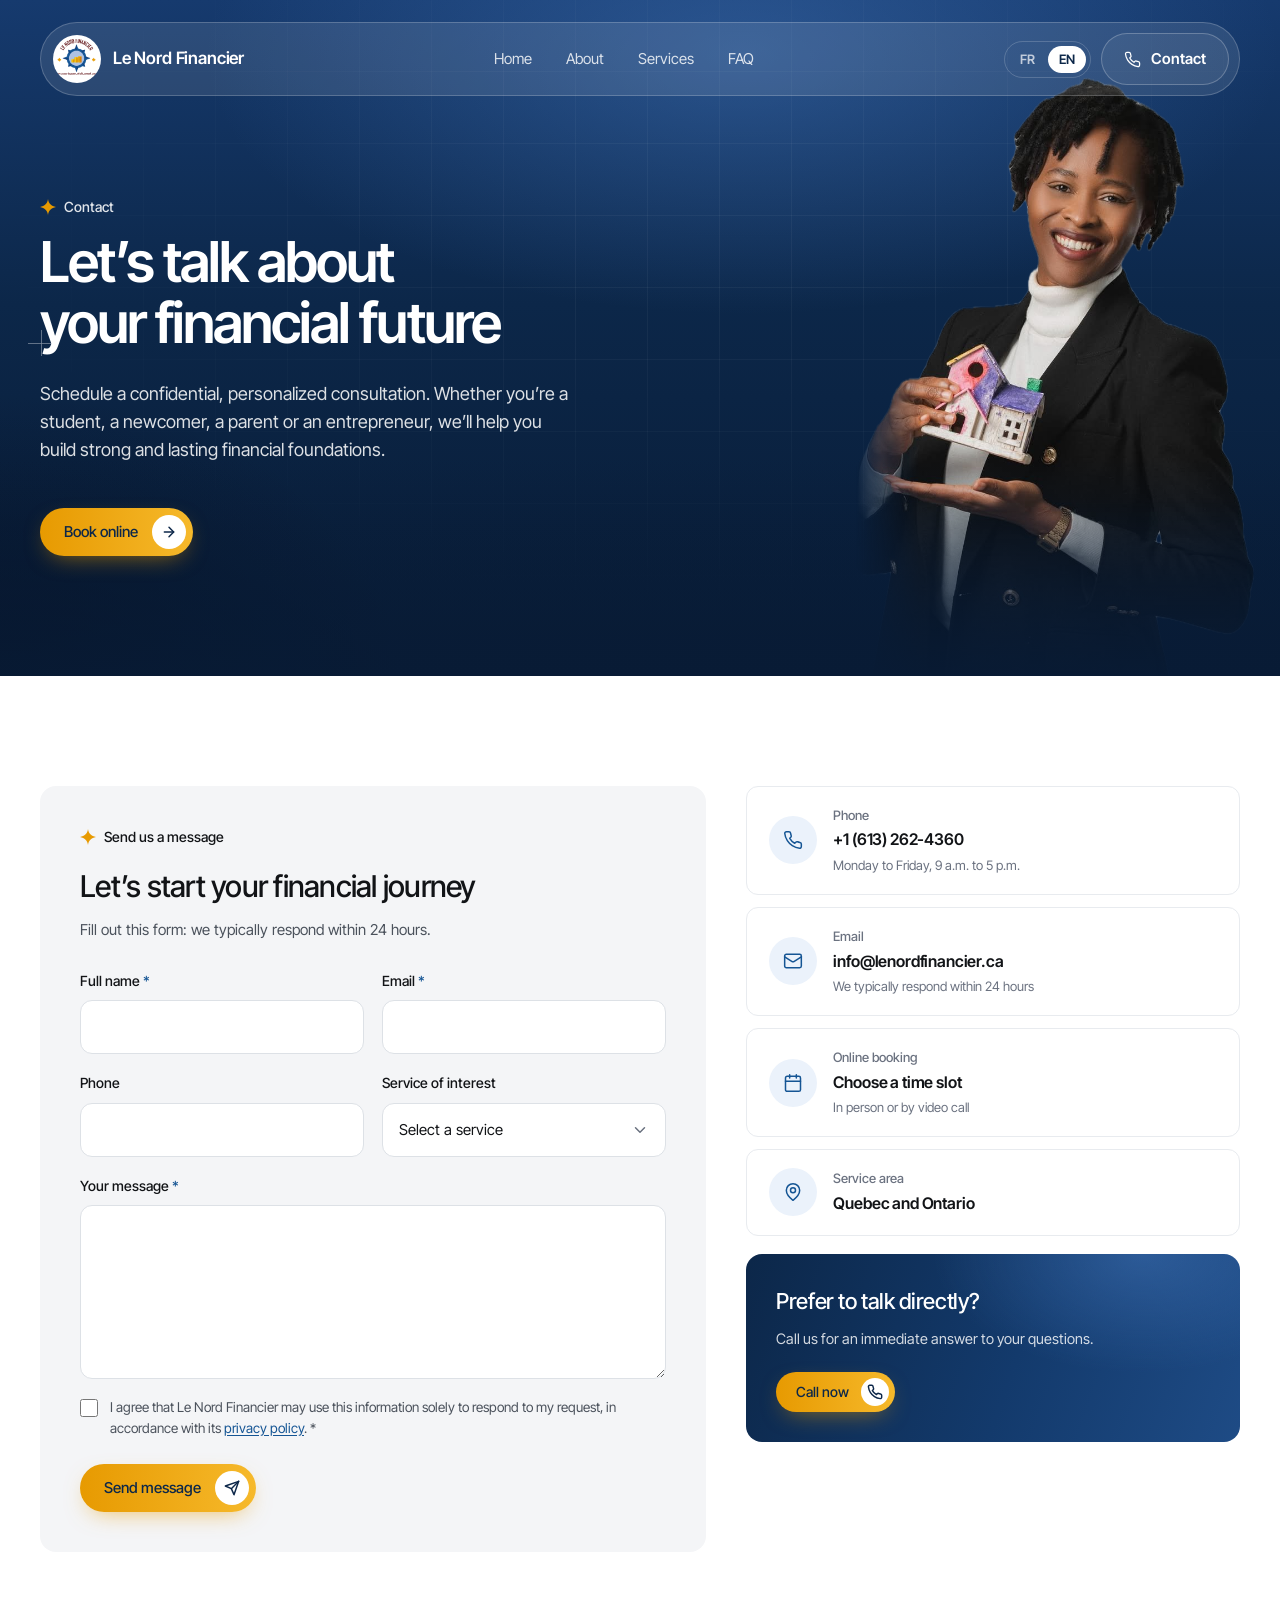
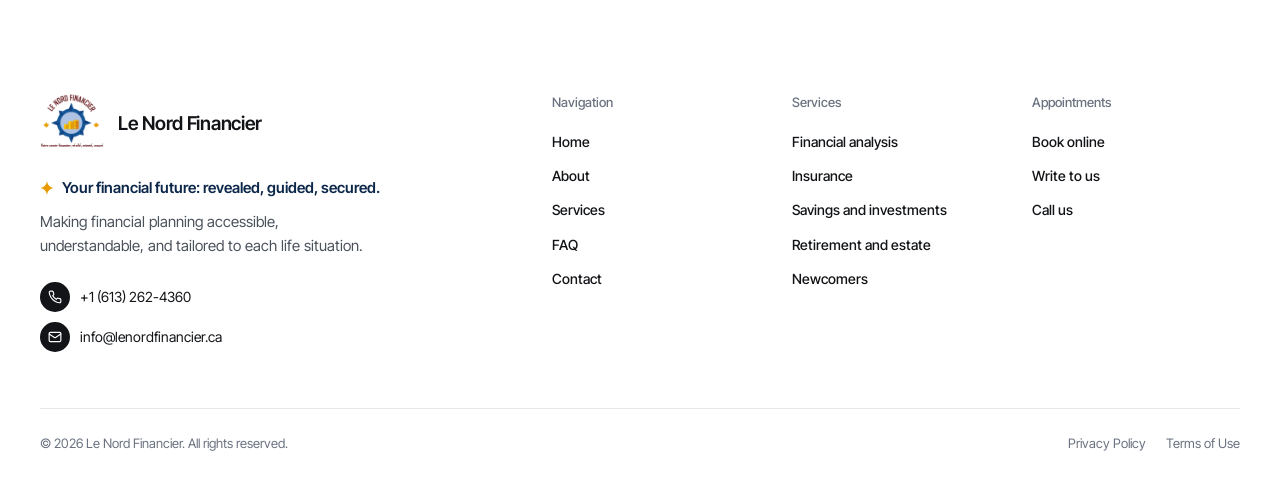
<file: en/contact.html>
<!doctype html>
<html lang="en">
<head>
<meta charset="utf-8">
<meta name="viewport" content="width=device-width, initial-scale=1">
<title>Contact — Le Nord Financier</title>
<meta name="description" content="Schedule a confidential, personalized consultation with Le Nord Financier in Quebec and Ontario.">
<meta name="referrer" content="strict-origin-when-cross-origin">
<link rel="alternate" hreflang="fr" href="../contact.html">
<link rel="alternate" hreflang="en" href="contact.html">
<link rel="preconnect" href="https://fonts.googleapis.com">
<link rel="preconnect" href="https://fonts.gstatic.com" crossorigin>
<link href="https://fonts.googleapis.com/css2?family=Inter+Tight:ital,wght@0,400;0,500;0,600;1,400;1,500&amp;display=swap" rel="stylesheet">
<link rel="stylesheet" href="../styles.css">
<script>document.documentElement.classList.add('js')</script>
</head>
<body>
<a class="evitement" href="#contenu">Skip to content</a>

<svg width="0" height="0" style="position:absolute" aria-hidden="true">
  <symbol id="i-fleche" viewBox="0 0 24 24"><path d="M5 12h14"/><path d="m12 5 7 7-7 7"/></symbol>
  <symbol id="i-chevron" viewBox="0 0 24 24"><path d="m6 9 6 6 6-6"/></symbol>
  <symbol id="i-tel" viewBox="0 0 24 24"><path d="M22 16.92v3a2 2 0 0 1-2.18 2 19.8 19.8 0 0 1-8.63-3.07 19.5 19.5 0 0 1-6-6 19.8 19.8 0 0 1-3.07-8.67A2 2 0 0 1 4.11 2h3a2 2 0 0 1 2 1.72c.13.96.36 1.9.7 2.81a2 2 0 0 1-.45 2.11L8.09 9.91a16 16 0 0 0 6 6l1.27-1.27a2 2 0 0 1 2.11-.45c.91.34 1.85.57 2.81.7A2 2 0 0 1 22 16.92z"/></symbol>
  <symbol id="i-courriel" viewBox="0 0 24 24"><rect width="20" height="16" x="2" y="4" rx="2"/><path d="m22 7-8.97 5.7a1.94 1.94 0 0 1-2.06 0L2 7"/></symbol>
  <symbol id="i-agenda" viewBox="0 0 24 24"><rect width="18" height="18" x="3" y="4" rx="2"/><path d="M16 2v4M8 2v4M3 10h18"/></symbol>
  <symbol id="i-analyse" viewBox="0 0 24 24"><rect width="8" height="4" x="8" y="2" rx="1"/><path d="M16 4h2a2 2 0 0 1 2 2v14a2 2 0 0 1-2 2H6a2 2 0 0 1-2-2V6a2 2 0 0 1 2-2h2"/><path d="M12 11h4M12 16h4M8 11h.01M8 16h.01"/></symbol>
  <symbol id="i-bouclier" viewBox="0 0 24 24"><path d="M20 13c0 5-3.5 7.5-7.66 8.95a1 1 0 0 1-.67-.01C7.5 20.5 4 18 4 13V6a1 1 0 0 1 1-1c2 0 4.5-1.2 6.24-2.72a1.17 1.17 0 0 1 1.52 0C14.51 3.81 17 5 19 5a1 1 0 0 1 1 1z"/><path d="m9 12 2 2 4-4"/></symbol>
  <symbol id="i-sante" viewBox="0 0 24 24"><path d="M19 14c1.49-1.46 3-3.21 3-5.5A5.5 5.5 0 0 0 16.5 3c-1.76 0-3 .5-4.5 2-1.5-1.5-2.74-2-4.5-2A5.5 5.5 0 0 0 2 8.5c0 2.3 1.5 4.05 3 5.5l7 7Z"/><path d="M3.22 12H9.5l.5-1 2 4.5 2-7 1.5 3.5h5.27"/></symbol>
  <symbol id="i-hausse" viewBox="0 0 24 24"><path d="M22 7 13.5 15.5 8.5 10.5 2 17"/><path d="M16 7h6v6"/></symbol>
  <symbol id="i-sablier" viewBox="0 0 24 24"><path d="M5 22h14M5 2h14"/><path d="M17 22v-4.17a2 2 0 0 0-.59-1.42L12 12l-4.41 4.41A2 2 0 0 0 7 17.83V22"/><path d="M7 2v4.17a2 2 0 0 0 .59 1.42L12 12l4.41-4.41A2 2 0 0 0 17 6.17V2"/></symbol>
  <symbol id="i-maison" viewBox="0 0 24 24"><path d="m3 9 9-7 9 7v11a2 2 0 0 1-2 2H5a2 2 0 0 1-2-2z"/><path d="M9 22V12h6v10"/></symbol>
  <symbol id="i-globe" viewBox="0 0 24 24"><circle cx="12" cy="12" r="10"/><path d="M12 2a14.5 14.5 0 0 0 0 20 14.5 14.5 0 0 0 0-20"/><path d="M2 12h20"/></symbol>
  <symbol id="i-boussole" viewBox="0 0 24 24"><circle cx="12" cy="12" r="10"/><path d="m16.24 7.76-2.12 6.36-6.36 2.12 2.12-6.36z"/></symbol>
  <symbol id="i-oeil" viewBox="0 0 24 24"><path d="M2 12s3-7 10-7 10 7 10 7-3 7-10 7-10-7-10-7Z"/><circle cx="12" cy="12" r="3"/></symbol>
  <symbol id="i-coeur" viewBox="0 0 24 24"><path d="M19 14c1.49-1.46 3-3.21 3-5.5A5.5 5.5 0 0 0 16.5 3c-1.76 0-3 .5-4.5 2-1.5-1.5-2.74-2-4.5-2A5.5 5.5 0 0 0 2 8.5c0 2.3 1.5 4.05 3 5.5l7 7Z"/></symbol>
  <symbol id="i-diplome" viewBox="0 0 24 24"><path d="M22 10v6"/><path d="M2 10l10-5 10 5-10 5z"/><path d="M6 12v5c3 3 9 3 12 0v-5"/></symbol>
  <symbol id="i-epingle" viewBox="0 0 24 24"><path d="M20 10c0 6-8 12-8 12s-8-6-8-12a8 8 0 0 1 16 0Z"/><circle cx="12" cy="10" r="3"/></symbol>
  <symbol id="i-trophee" viewBox="0 0 24 24"><path d="M6 9H4.5a2.5 2.5 0 0 1 0-5H6M18 9h1.5a2.5 2.5 0 0 0 0-5H18M4 22h16"/><path d="M10 14.66V17c0 .55-.47.98-.97 1.21C7.85 18.75 7 20.24 7 22M14 14.66V17c0 .55.47.98.97 1.21C16.15 18.75 17 20.24 17 22"/><path d="M18 2H6v7a6 6 0 0 0 12 0V2Z"/></symbol>
  <symbol id="i-badge" viewBox="0 0 24 24"><path d="M3.85 8.62a4 4 0 0 1 4.78-4.77 4 4 0 0 1 6.74 0 4 4 0 0 1 4.78 4.78 4 4 0 0 1 0 6.74 4 4 0 0 1-4.77 4.78 4 4 0 0 1-6.75 0 4 4 0 0 1-4.78-4.77 4 4 0 0 1 0-6.76Z"/><path d="m9 12 2 2 4-4"/></symbol>
  <symbol id="i-groupe" viewBox="0 0 24 24"><path d="M16 21v-2a4 4 0 0 0-4-4H6a4 4 0 0 0-4 4v2"/><circle cx="9" cy="7" r="4"/><path d="M22 21v-2a4 4 0 0 0-3-3.87M16 3.13a4 4 0 0 1 0 7.75"/></symbol>
  <symbol id="i-valise" viewBox="0 0 24 24"><rect width="20" height="14" x="2" y="7" rx="2"/><path d="M16 21V5a2 2 0 0 0-2-2h-4a2 2 0 0 0-2 2v16"/></symbol>
  <symbol id="i-avion" viewBox="0 0 24 24"><path d="M17.8 19.2 16 11l3.5-3.5C21 6 21.5 4 21 3c-1-.5-3 0-4.5 1.5L13 8 4.8 6.2c-.5-.1-.9.1-1.1.5l-.3.5c-.2.5-.1 1 .3 1.3L9 12l-2 3H4l-1 1 3 2 2 3 1-1v-3l3-2 3.5 5.3c.3.4.8.5 1.3.3l.5-.2c.4-.3.6-.7.5-1.2z"/></symbol>
  <symbol id="i-menu" viewBox="0 0 24 24"><path d="M4 7h16M4 12h16M4 17h16"/></symbol>
  <symbol id="i-etoile" viewBox="0 0 24 24"><path d="M12 0c.7 6.4 5 10.9 12 12-7 1.1-11.3 5.6-12 12-.7-6.4-5-10.9-12-12C7 10.9 11.3 6.4 12 0Z"/></symbol>
  <symbol id="i-guillemets" viewBox="0 0 22 16"><path d="M5.2 0h5.1L6.4 16H0zM16.9 0H22l-3.9 16h-6.4z"/></symbol>
  <symbol id="i-coche" viewBox="0 0 24 24"><path d="M20 6 9 17l-5-5"/></symbol>
  <symbol id="i-horloge" viewBox="0 0 24 24"><circle cx="12" cy="12" r="10"/><path d="M12 6v6l4 2"/></symbol>
  <symbol id="i-cadenas" viewBox="0 0 24 24"><rect width="18" height="11" x="3" y="11" rx="2"/><path d="M7 11V7a5 5 0 0 1 10 0v4"/></symbol>
  <symbol id="i-message" viewBox="0 0 24 24"><path d="M21 15a2 2 0 0 1-2 2H7l-4 4V5a2 2 0 0 1 2-2h14a2 2 0 0 1 2 2z"/></symbol>
  <symbol id="i-cible" viewBox="0 0 24 24"><circle cx="12" cy="12" r="10"/><circle cx="12" cy="12" r="6"/><circle cx="12" cy="12" r="2"/></symbol>
  <symbol id="i-suivi" viewBox="0 0 24 24"><path d="M21 12a9 9 0 1 1-3-6.7L21 8"/><path d="M21 3v5h-5"/></symbol>
  <symbol id="i-envoyer" viewBox="0 0 24 24"><path d="m22 2-7 20-4-9-9-4Z"/><path d="M22 2 11 13"/></symbol>
  <symbol id="i-question" viewBox="0 0 24 24"><circle cx="12" cy="12" r="10"/><path d="M9.1 9a3 3 0 0 1 5.8 1c0 2-3 3-3 3M12 17h.01"/></symbol>
</svg>

<header class="entete">
  <div class="enveloppe">
    <nav class="nav" aria-label="Main navigation">
      <a class="marque" href="index.html">
        <span class="marque__pastille"><img src="../img/logo.png" alt="Le Nord Financier logo" width="44" height="44"></span>
        <span class="marque__texte">Le Nord Financier</span>
      </a>
      <div class="nav__liens">
        <a href="index.html">Home</a>
        <a href="about.html">About</a>
        <a href="services.html">Services</a>
        <a href="faq.html">FAQ</a>
        <a class="nav__mobile actif" href="contact.html">Contact</a>
      </div>
      <div class="nav__droite">
        <div class="langue" role="group" aria-label="Language">
          <a href="../contact.html" hreflang="fr" lang="fr">FR</a>
          <a class="actif" aria-current="true" href="contact.html" hreflang="en" lang="en">EN</a>
        </div>
        <a class="nav__contact" href="contact.html"><svg class="ico" aria-hidden="true"><use href="#i-tel"/></svg>Contact</a>
        <button class="nav__burger" type="button" aria-label="Open menu" aria-expanded="false"><svg class="ico" aria-hidden="true"><use href="#i-menu"/></svg></button>
      </div>
    </nav>
  </div>
</header>

<main id="contenu">
<!-- ================= BANNER ================= -->
<section class="hero hero--page">
  <span class="repere repere--1"></span>
  <span class="repere repere--2"></span>
  <div class="enveloppe">
    <div class="hero__contenu">
      <span class="etiquette etiquette--clair"><svg aria-hidden="true"><use href="#i-etoile"/></svg>Contact</span>
      <h1 class="hero__titre">Let’s talk about your financial future</h1>
      <p class="hero__texte">Schedule a confidential, personalized consultation. Whether you’re a student, a newcomer, a parent or an entrepreneur, we’ll help you build strong and lasting financial foundations.</p>
      <div class="hero__actions">
        <a class="bouton" href="https://calendly.com/adjouakonan-lenordfinancier" target="_blank" rel="noopener noreferrer">Book online <span class="rond"><svg class="ico" aria-hidden="true"><use href="#i-fleche"/></svg></span></a>
      </div>
    </div>
  </div>
  <div class="hero__scene">
    <img class="hero__photo" src="../img/adjoua-maison-detouree.png" alt="Adjoua Laetitia Konan presenting a small model house" width="720" height="1080">
    <div class="hero__halo"></div>
  </div>
</section>

<!-- ================= FORM & DETAILS ================= -->
<section class="contact">
  <div class="enveloppe contact__grille">
    <form class="formulaire" action="#" method="post" autocomplete="on">
      <span class="etiquette"><svg aria-hidden="true"><use href="#i-etoile"/></svg>Send us a message</span>
      <h2>Let’s start your financial journey</h2>
      <p class="formulaire__intro">Fill out this form: we typically respond within 24 hours.</p>

      <div class="formulaire__champs">
        <div class="champ">
          <label for="nom">Full name <span class="requis" aria-hidden="true">*</span></label>
          <input id="nom" name="nom" type="text" autocomplete="name" required maxlength="100">
        </div>
        <div class="champ">
          <label for="courriel">Email <span class="requis" aria-hidden="true">*</span></label>
          <input id="courriel" name="courriel" type="email" autocomplete="email" required maxlength="150">
        </div>
        <div class="champ">
          <label for="telephone">Phone</label>
          <input id="telephone" name="telephone" type="tel" autocomplete="tel" inputmode="tel" maxlength="30">
        </div>
        <div class="champ">
          <label for="service">Service of interest</label>
          <select id="service" name="service">
            <option value="">Select a service</option>
            <option>Personal Financial Analysis</option>
            <option>Life, Disability and Critical Illness Insurance</option>
            <option>Health, Dental and Travel Insurance</option>
            <option>Savings and Investments (TFSA, FHSA, RRSP, RESP)</option>
            <option>Retirement Planning and Estate Management</option>
            <option>Home and Auto Insurance</option>
            <option>Support for Newcomers and International Students</option>
          </select>
        </div>
        <div class="champ champ--large">
          <label for="message">Your message <span class="requis" aria-hidden="true">*</span></label>
          <textarea id="message" name="message" rows="6" required maxlength="2000"></textarea>
        </div>
        <div class="piege" aria-hidden="true">
          <label for="site_web">Leave this field empty</label>
          <input id="site_web" name="site_web" type="text" tabindex="-1" autocomplete="off">
        </div>
        <label class="consentement">
          <input type="checkbox" name="consentement" required>
          <span>I agree that Le Nord Financier may use this information solely to respond to my request, in accordance with its <a href="#">privacy policy</a>. <span class="requis" aria-hidden="true">*</span></span>
        </label>
      </div>

      <div class="formulaire__envoi">
        <button class="bouton" type="submit">Send message <span class="rond"><svg class="ico" aria-hidden="true"><use href="#i-envoyer"/></svg></span></button>
        <p class="formulaire__statut" role="status" aria-live="polite"></p>
      </div>
    </form>

    <div class="coordonnees">
      <div class="coord">
        <span class="puce"><svg class="ico" aria-hidden="true"><use href="#i-tel"/></svg></span>
        <div>
          <h3>Phone</h3>
          <a class="coord__valeur" href="tel:+16132624360">+1 (613) 262-4360</a>
          <small>Monday to Friday, 9 a.m. to 5 p.m.</small>
        </div>
      </div>
      <div class="coord">
        <span class="puce"><svg class="ico" aria-hidden="true"><use href="#i-courriel"/></svg></span>
        <div>
          <h3>Email</h3>
          <a class="coord__valeur" href="mailto:info@lenordfinancier.ca">info@lenordfinancier.ca</a>
          <small>We typically respond within 24 hours</small>
        </div>
      </div>
      <div class="coord">
        <span class="puce"><svg class="ico" aria-hidden="true"><use href="#i-agenda"/></svg></span>
        <div>
          <h3>Online booking</h3>
          <a class="coord__valeur" href="https://calendly.com/adjouakonan-lenordfinancier" target="_blank" rel="noopener noreferrer">Choose a time slot</a>
          <small>In person or by video call</small>
        </div>
      </div>
      <div class="coord">
        <span class="puce"><svg class="ico" aria-hidden="true"><use href="#i-epingle"/></svg></span>
        <div>
          <h3>Service area</h3>
          <p class="coord__valeur">Quebec and Ontario</p>
        </div>
      </div>
      <div class="appel-direct encart">
        <h3>Prefer to talk directly?</h3>
        <p>Call us for an immediate answer to your questions.</p>
        <a class="bouton bouton--petit" href="tel:+16132624360">Call now <span class="rond"><svg class="ico" aria-hidden="true"><use href="#i-tel"/></svg></span></a>
      </div>
    </div>
  </div>
</section>
</main>

<footer class="pied">
  <div class="enveloppe">
    <div class="pied__haut">
      <div>
        <a class="pied__marque" href="index.html"><img src="../img/logo.png" alt="Le Nord Financier logo" width="64" height="64">Le Nord Financier</a>
        <p class="pied__slogan"><svg aria-hidden="true"><use href="#i-etoile"/></svg>Your financial future: revealed, guided, secured.</p>
        <p class="pied__devise">Making financial planning accessible, understandable, and tailored to each life situation.</p>
        <div class="pied__coord">
          <a href="tel:+16132624360"><span class="puce"><svg class="ico" aria-hidden="true"><use href="#i-tel"/></svg></span>+1 (613) 262-4360</a>
          <a href="mailto:info@lenordfinancier.ca"><span class="puce"><svg class="ico" aria-hidden="true"><use href="#i-courriel"/></svg></span>info@lenordfinancier.ca</a>
        </div>
      </div>
      <div class="pied__colonnes">
        <div>
          <h2 class="pied__titre">Navigation</h2>
          <ul>
            <li><a href="index.html">Home</a></li>
            <li><a href="about.html">About</a></li>
            <li><a href="services.html">Services</a></li>
            <li><a href="faq.html">FAQ</a></li>
            <li><a href="contact.html">Contact</a></li>
          </ul>
        </div>
        <div>
          <h2 class="pied__titre">Services</h2>
          <ul>
            <li><a href="services.html#analyse">Financial analysis</a></li>
            <li><a href="services.html#assurance-vie">Insurance</a></li>
            <li><a href="services.html#epargne">Savings and investments</a></li>
            <li><a href="services.html#retraite">Retirement and estate</a></li>
            <li><a href="services.html#nouveaux-arrivants">Newcomers</a></li>
          </ul>
        </div>
        <div>
          <h2 class="pied__titre">Appointments</h2>
          <ul>
            <li><a href="https://calendly.com/adjouakonan-lenordfinancier" target="_blank" rel="noopener noreferrer">Book online</a></li>
            <li><a href="contact.html">Write to us</a></li>
            <li><a href="tel:+16132624360">Call us</a></li>
          </ul>
        </div>
      </div>
    </div>
    <div class="pied__bas">
      <span>© 2026 Le Nord Financier. All rights reserved.</span>
      <nav aria-label="Privacy Policy"><a href="#">Privacy Policy</a><a href="#">Terms of Use</a></nav>
    </div>
  </div>
</footer>

<script src="../app.js"></script>
</body>
</html>
</file>
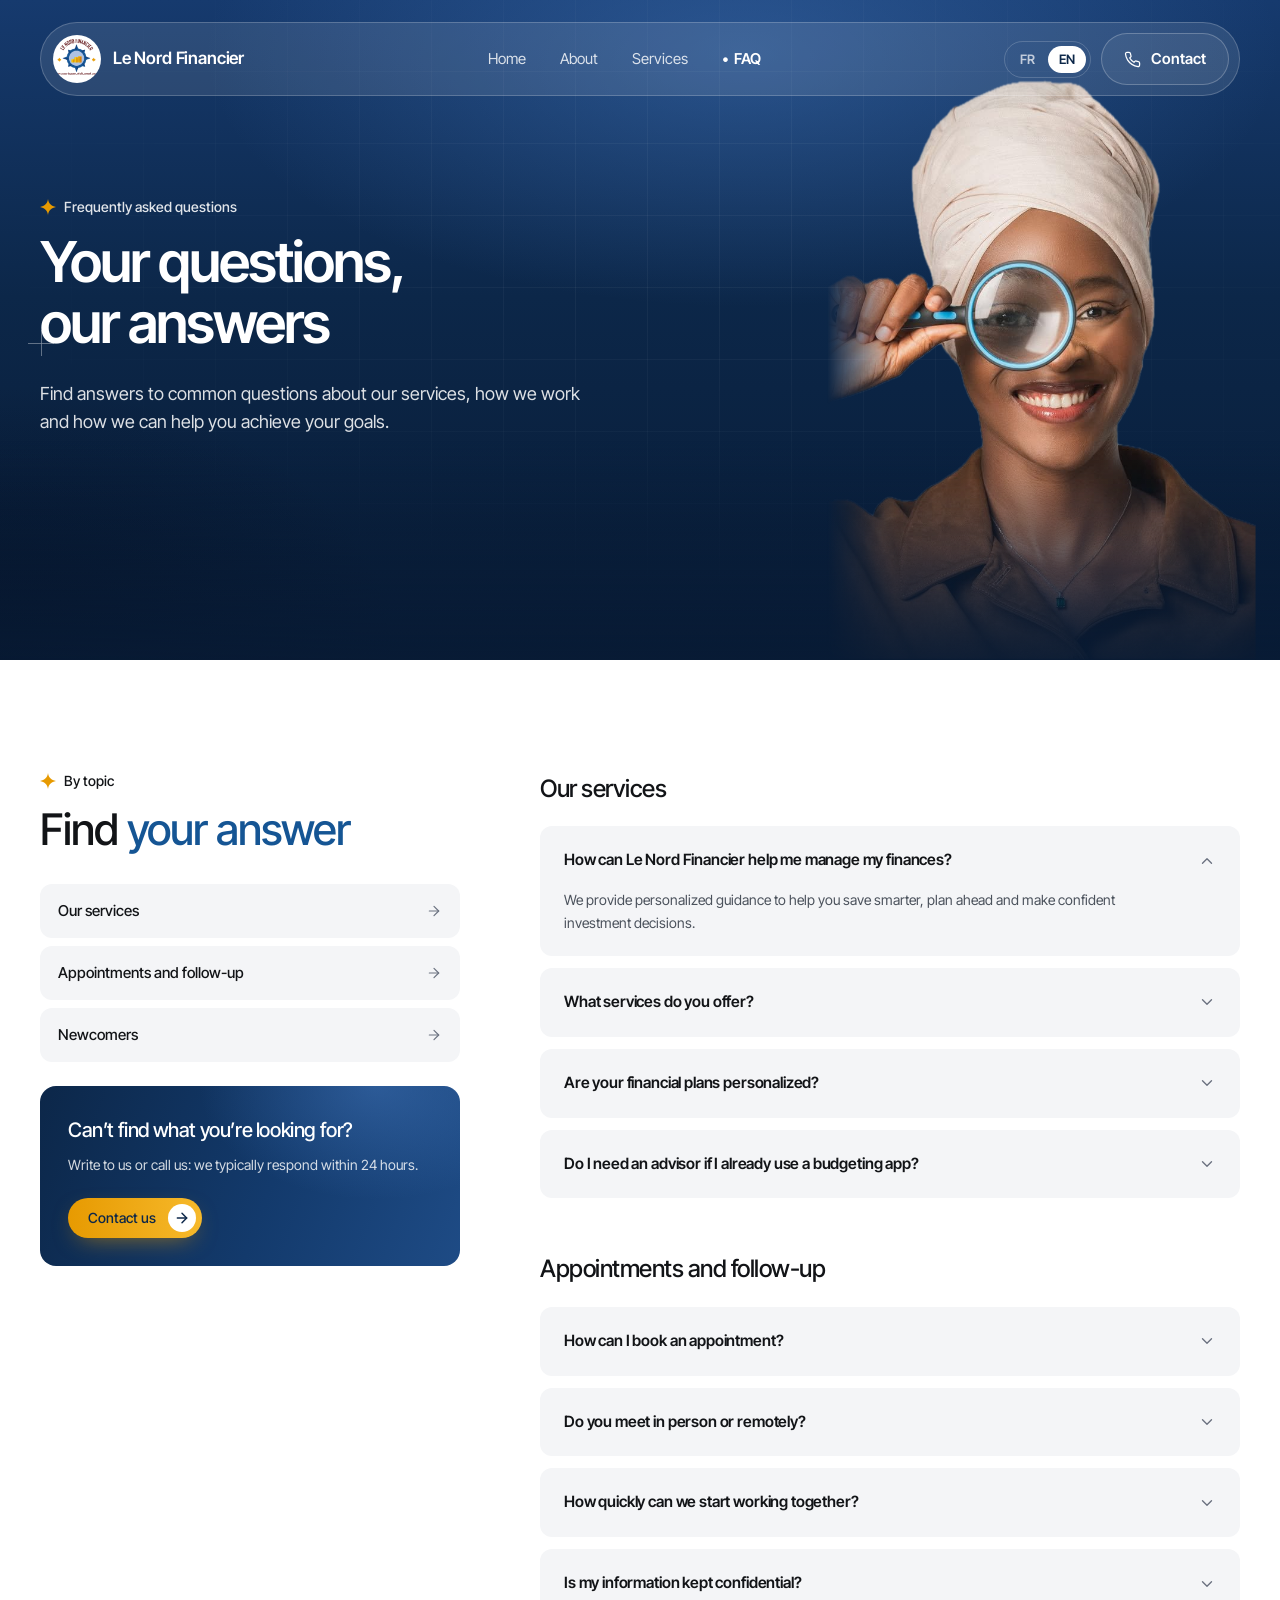
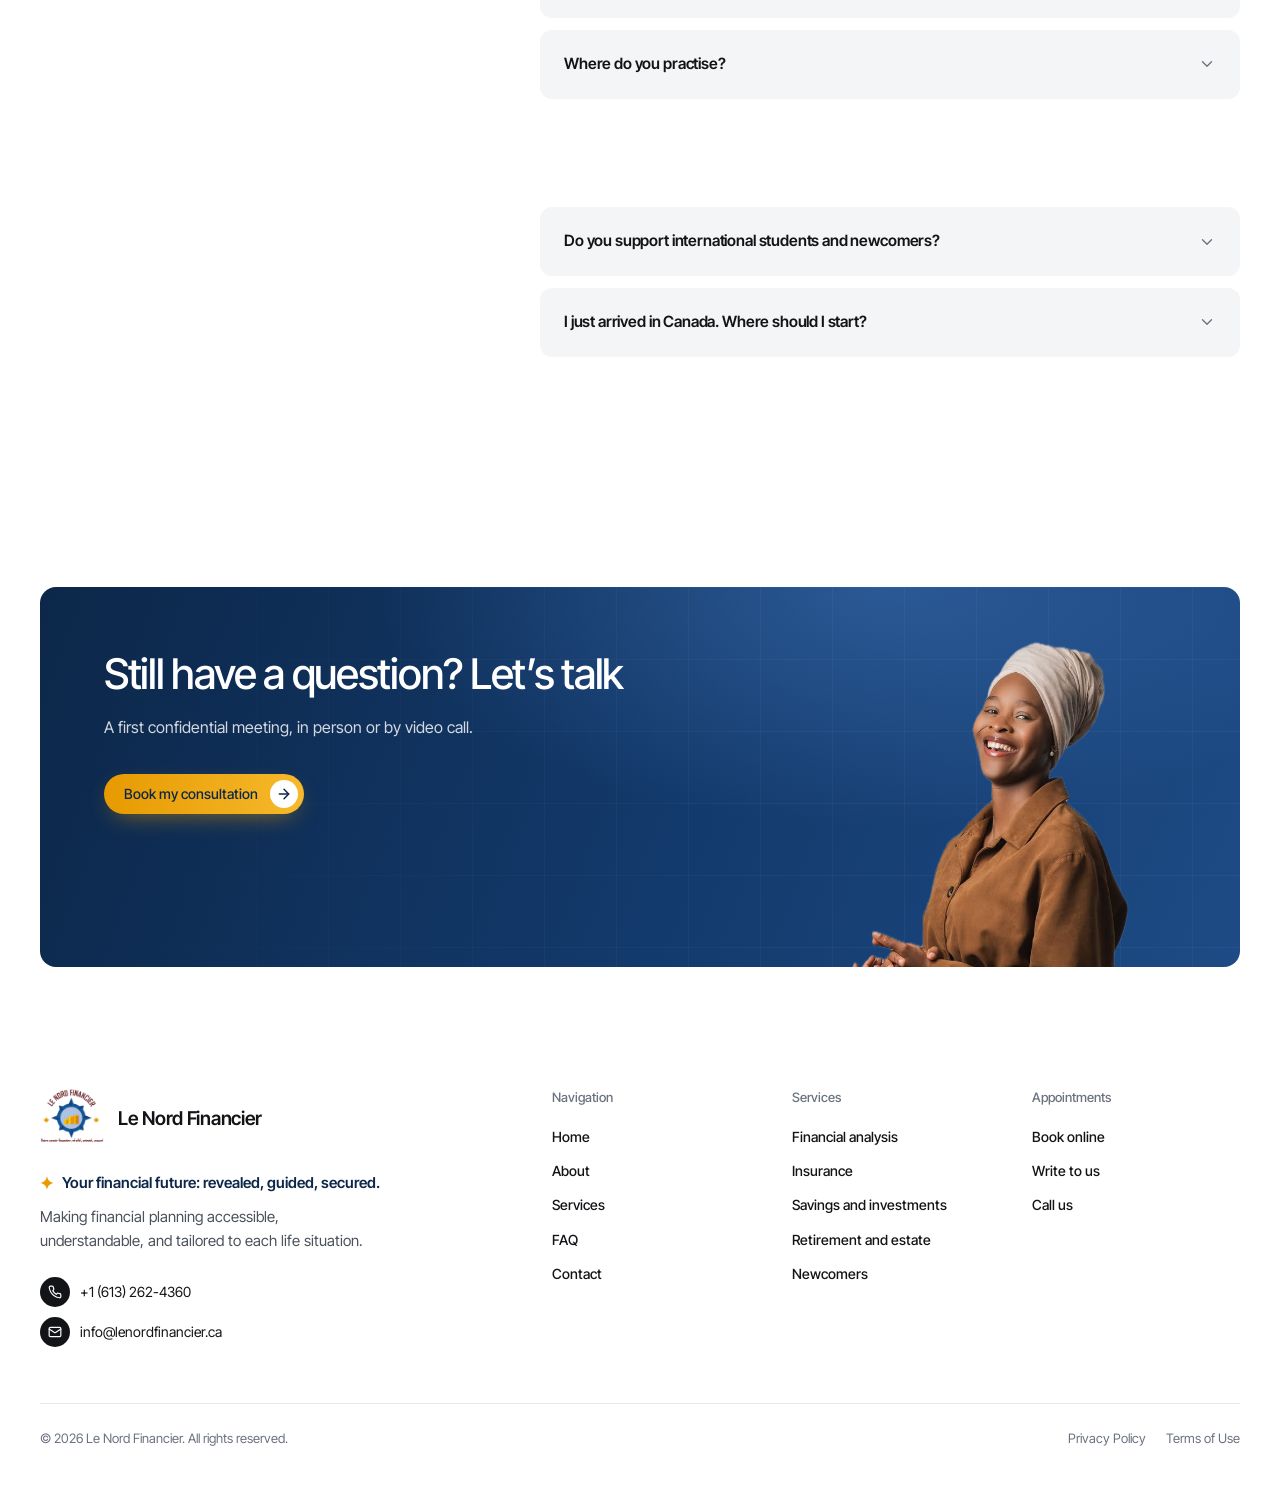
<file: en/faq.html>
<!doctype html>
<html lang="en">
<head>
<meta charset="utf-8">
<meta name="viewport" content="width=device-width, initial-scale=1">
<title>Frequently Asked Questions — Le Nord Financier</title>
<meta name="description" content="Answers to the most common questions about our services, appointments and support for newcomers.">
<meta name="referrer" content="strict-origin-when-cross-origin">
<link rel="alternate" hreflang="fr" href="../faq.html">
<link rel="alternate" hreflang="en" href="faq.html">
<link rel="preconnect" href="https://fonts.googleapis.com">
<link rel="preconnect" href="https://fonts.gstatic.com" crossorigin>
<link href="https://fonts.googleapis.com/css2?family=Inter+Tight:ital,wght@0,400;0,500;0,600;1,400;1,500&amp;display=swap" rel="stylesheet">
<link rel="stylesheet" href="../styles.css">
<script>document.documentElement.classList.add('js')</script>
</head>
<body>
<a class="evitement" href="#contenu">Skip to content</a>

<svg width="0" height="0" style="position:absolute" aria-hidden="true">
  <symbol id="i-fleche" viewBox="0 0 24 24"><path d="M5 12h14"/><path d="m12 5 7 7-7 7"/></symbol>
  <symbol id="i-chevron" viewBox="0 0 24 24"><path d="m6 9 6 6 6-6"/></symbol>
  <symbol id="i-tel" viewBox="0 0 24 24"><path d="M22 16.92v3a2 2 0 0 1-2.18 2 19.8 19.8 0 0 1-8.63-3.07 19.5 19.5 0 0 1-6-6 19.8 19.8 0 0 1-3.07-8.67A2 2 0 0 1 4.11 2h3a2 2 0 0 1 2 1.72c.13.96.36 1.9.7 2.81a2 2 0 0 1-.45 2.11L8.09 9.91a16 16 0 0 0 6 6l1.27-1.27a2 2 0 0 1 2.11-.45c.91.34 1.85.57 2.81.7A2 2 0 0 1 22 16.92z"/></symbol>
  <symbol id="i-courriel" viewBox="0 0 24 24"><rect width="20" height="16" x="2" y="4" rx="2"/><path d="m22 7-8.97 5.7a1.94 1.94 0 0 1-2.06 0L2 7"/></symbol>
  <symbol id="i-agenda" viewBox="0 0 24 24"><rect width="18" height="18" x="3" y="4" rx="2"/><path d="M16 2v4M8 2v4M3 10h18"/></symbol>
  <symbol id="i-analyse" viewBox="0 0 24 24"><rect width="8" height="4" x="8" y="2" rx="1"/><path d="M16 4h2a2 2 0 0 1 2 2v14a2 2 0 0 1-2 2H6a2 2 0 0 1-2-2V6a2 2 0 0 1 2-2h2"/><path d="M12 11h4M12 16h4M8 11h.01M8 16h.01"/></symbol>
  <symbol id="i-bouclier" viewBox="0 0 24 24"><path d="M20 13c0 5-3.5 7.5-7.66 8.95a1 1 0 0 1-.67-.01C7.5 20.5 4 18 4 13V6a1 1 0 0 1 1-1c2 0 4.5-1.2 6.24-2.72a1.17 1.17 0 0 1 1.52 0C14.51 3.81 17 5 19 5a1 1 0 0 1 1 1z"/><path d="m9 12 2 2 4-4"/></symbol>
  <symbol id="i-sante" viewBox="0 0 24 24"><path d="M19 14c1.49-1.46 3-3.21 3-5.5A5.5 5.5 0 0 0 16.5 3c-1.76 0-3 .5-4.5 2-1.5-1.5-2.74-2-4.5-2A5.5 5.5 0 0 0 2 8.5c0 2.3 1.5 4.05 3 5.5l7 7Z"/><path d="M3.22 12H9.5l.5-1 2 4.5 2-7 1.5 3.5h5.27"/></symbol>
  <symbol id="i-hausse" viewBox="0 0 24 24"><path d="M22 7 13.5 15.5 8.5 10.5 2 17"/><path d="M16 7h6v6"/></symbol>
  <symbol id="i-sablier" viewBox="0 0 24 24"><path d="M5 22h14M5 2h14"/><path d="M17 22v-4.17a2 2 0 0 0-.59-1.42L12 12l-4.41 4.41A2 2 0 0 0 7 17.83V22"/><path d="M7 2v4.17a2 2 0 0 0 .59 1.42L12 12l4.41-4.41A2 2 0 0 0 17 6.17V2"/></symbol>
  <symbol id="i-maison" viewBox="0 0 24 24"><path d="m3 9 9-7 9 7v11a2 2 0 0 1-2 2H5a2 2 0 0 1-2-2z"/><path d="M9 22V12h6v10"/></symbol>
  <symbol id="i-globe" viewBox="0 0 24 24"><circle cx="12" cy="12" r="10"/><path d="M12 2a14.5 14.5 0 0 0 0 20 14.5 14.5 0 0 0 0-20"/><path d="M2 12h20"/></symbol>
  <symbol id="i-boussole" viewBox="0 0 24 24"><circle cx="12" cy="12" r="10"/><path d="m16.24 7.76-2.12 6.36-6.36 2.12 2.12-6.36z"/></symbol>
  <symbol id="i-oeil" viewBox="0 0 24 24"><path d="M2 12s3-7 10-7 10 7 10 7-3 7-10 7-10-7-10-7Z"/><circle cx="12" cy="12" r="3"/></symbol>
  <symbol id="i-coeur" viewBox="0 0 24 24"><path d="M19 14c1.49-1.46 3-3.21 3-5.5A5.5 5.5 0 0 0 16.5 3c-1.76 0-3 .5-4.5 2-1.5-1.5-2.74-2-4.5-2A5.5 5.5 0 0 0 2 8.5c0 2.3 1.5 4.05 3 5.5l7 7Z"/></symbol>
  <symbol id="i-diplome" viewBox="0 0 24 24"><path d="M22 10v6"/><path d="M2 10l10-5 10 5-10 5z"/><path d="M6 12v5c3 3 9 3 12 0v-5"/></symbol>
  <symbol id="i-epingle" viewBox="0 0 24 24"><path d="M20 10c0 6-8 12-8 12s-8-6-8-12a8 8 0 0 1 16 0Z"/><circle cx="12" cy="10" r="3"/></symbol>
  <symbol id="i-trophee" viewBox="0 0 24 24"><path d="M6 9H4.5a2.5 2.5 0 0 1 0-5H6M18 9h1.5a2.5 2.5 0 0 0 0-5H18M4 22h16"/><path d="M10 14.66V17c0 .55-.47.98-.97 1.21C7.85 18.75 7 20.24 7 22M14 14.66V17c0 .55.47.98.97 1.21C16.15 18.75 17 20.24 17 22"/><path d="M18 2H6v7a6 6 0 0 0 12 0V2Z"/></symbol>
  <symbol id="i-badge" viewBox="0 0 24 24"><path d="M3.85 8.62a4 4 0 0 1 4.78-4.77 4 4 0 0 1 6.74 0 4 4 0 0 1 4.78 4.78 4 4 0 0 1 0 6.74 4 4 0 0 1-4.77 4.78 4 4 0 0 1-6.75 0 4 4 0 0 1-4.78-4.77 4 4 0 0 1 0-6.76Z"/><path d="m9 12 2 2 4-4"/></symbol>
  <symbol id="i-groupe" viewBox="0 0 24 24"><path d="M16 21v-2a4 4 0 0 0-4-4H6a4 4 0 0 0-4 4v2"/><circle cx="9" cy="7" r="4"/><path d="M22 21v-2a4 4 0 0 0-3-3.87M16 3.13a4 4 0 0 1 0 7.75"/></symbol>
  <symbol id="i-valise" viewBox="0 0 24 24"><rect width="20" height="14" x="2" y="7" rx="2"/><path d="M16 21V5a2 2 0 0 0-2-2h-4a2 2 0 0 0-2 2v16"/></symbol>
  <symbol id="i-avion" viewBox="0 0 24 24"><path d="M17.8 19.2 16 11l3.5-3.5C21 6 21.5 4 21 3c-1-.5-3 0-4.5 1.5L13 8 4.8 6.2c-.5-.1-.9.1-1.1.5l-.3.5c-.2.5-.1 1 .3 1.3L9 12l-2 3H4l-1 1 3 2 2 3 1-1v-3l3-2 3.5 5.3c.3.4.8.5 1.3.3l.5-.2c.4-.3.6-.7.5-1.2z"/></symbol>
  <symbol id="i-menu" viewBox="0 0 24 24"><path d="M4 7h16M4 12h16M4 17h16"/></symbol>
  <symbol id="i-etoile" viewBox="0 0 24 24"><path d="M12 0c.7 6.4 5 10.9 12 12-7 1.1-11.3 5.6-12 12-.7-6.4-5-10.9-12-12C7 10.9 11.3 6.4 12 0Z"/></symbol>
  <symbol id="i-guillemets" viewBox="0 0 22 16"><path d="M5.2 0h5.1L6.4 16H0zM16.9 0H22l-3.9 16h-6.4z"/></symbol>
  <symbol id="i-coche" viewBox="0 0 24 24"><path d="M20 6 9 17l-5-5"/></symbol>
  <symbol id="i-horloge" viewBox="0 0 24 24"><circle cx="12" cy="12" r="10"/><path d="M12 6v6l4 2"/></symbol>
  <symbol id="i-cadenas" viewBox="0 0 24 24"><rect width="18" height="11" x="3" y="11" rx="2"/><path d="M7 11V7a5 5 0 0 1 10 0v4"/></symbol>
  <symbol id="i-message" viewBox="0 0 24 24"><path d="M21 15a2 2 0 0 1-2 2H7l-4 4V5a2 2 0 0 1 2-2h14a2 2 0 0 1 2 2z"/></symbol>
  <symbol id="i-cible" viewBox="0 0 24 24"><circle cx="12" cy="12" r="10"/><circle cx="12" cy="12" r="6"/><circle cx="12" cy="12" r="2"/></symbol>
  <symbol id="i-suivi" viewBox="0 0 24 24"><path d="M21 12a9 9 0 1 1-3-6.7L21 8"/><path d="M21 3v5h-5"/></symbol>
  <symbol id="i-envoyer" viewBox="0 0 24 24"><path d="m22 2-7 20-4-9-9-4Z"/><path d="M22 2 11 13"/></symbol>
  <symbol id="i-question" viewBox="0 0 24 24"><circle cx="12" cy="12" r="10"/><path d="M9.1 9a3 3 0 0 1 5.8 1c0 2-3 3-3 3M12 17h.01"/></symbol>
</svg>

<header class="entete">
  <div class="enveloppe">
    <nav class="nav" aria-label="Main navigation">
      <a class="marque" href="index.html">
        <span class="marque__pastille"><img src="../img/logo.png" alt="Le Nord Financier logo" width="44" height="44"></span>
        <span class="marque__texte">Le Nord Financier</span>
      </a>
      <div class="nav__liens">
        <a href="index.html">Home</a>
        <a href="about.html">About</a>
        <a href="services.html">Services</a>
        <a class="actif" aria-current="page" href="faq.html">FAQ</a>
        <a class="nav__mobile" href="contact.html">Contact</a>
      </div>
      <div class="nav__droite">
        <div class="langue" role="group" aria-label="Language">
          <a href="../faq.html" hreflang="fr" lang="fr">FR</a>
          <a class="actif" aria-current="true" href="faq.html" hreflang="en" lang="en">EN</a>
        </div>
        <a class="nav__contact" href="contact.html"><svg class="ico" aria-hidden="true"><use href="#i-tel"/></svg>Contact</a>
        <button class="nav__burger" type="button" aria-label="Open menu" aria-expanded="false"><svg class="ico" aria-hidden="true"><use href="#i-menu"/></svg></button>
      </div>
    </nav>
  </div>
</header>

<main id="contenu">
<!-- ================= BANNER ================= -->
<section class="hero hero--page">
  <span class="repere repere--1"></span>
  <span class="repere repere--2"></span>
  <div class="enveloppe">
    <div class="hero__contenu">
      <span class="etiquette etiquette--clair"><svg aria-hidden="true"><use href="#i-etoile"/></svg>Frequently asked questions</span>
      <h1 class="hero__titre">Your questions, our answers</h1>
      <p class="hero__texte">Find answers to common questions about our services, how we work and how we can help you achieve your goals.</p>
    </div>
  </div>
  <div class="hero__scene">
    <img class="hero__photo" src="../img/adjoua-loupe-detouree.png" alt="Adjoua Laetitia Konan, smiling, holding a magnifying glass" width="720" height="1080">
    <div class="hero__halo"></div>
  </div>
</section>

<!-- ================= FAQ ================= -->
<section class="faq faq--page">
  <div class="enveloppe faq__grille">
    <aside class="faq__cote">
      <span class="etiquette"><svg aria-hidden="true"><use href="#i-etoile"/></svg>By topic</span>
      <h2 class="titre-section">Find <em>your answer</em></h2>
      <ul class="faq__themes">
        <li><a href="#faq-services">Our services <svg class="ico" aria-hidden="true"><use href="#i-fleche"/></svg></a></li>
        <li><a href="#faq-rendez-vous">Appointments and follow-up <svg class="ico" aria-hidden="true"><use href="#i-fleche"/></svg></a></li>
        <li><a href="#faq-arrivants">Newcomers <svg class="ico" aria-hidden="true"><use href="#i-fleche"/></svg></a></li>
      </ul>
      <div class="faq__aide encart">
        <h3>Can’t find what you’re looking for?</h3>
        <p>Write to us or call us: we typically respond within 24 hours.</p>
        <a class="bouton bouton--petit" href="contact.html">Contact us <span class="rond"><svg class="ico" aria-hidden="true"><use href="#i-fleche"/></svg></span></a>
      </div>
    </aside>

    <div>
      <div class="faq__groupe" id="faq-services">
        <h2>Our services</h2>
        <div class="faq__liste">
          <details class="question" open>
            <summary>How can Le Nord Financier help me manage my finances?<svg class="ico" aria-hidden="true"><use href="#i-chevron"/></svg></summary>
            <p>We provide personalized guidance to help you save smarter, plan ahead and make confident investment decisions.</p>
          </details>
          <details class="question">
            <summary>What services do you offer?<svg class="ico" aria-hidden="true"><use href="#i-chevron"/></svg></summary>
            <p>Personal financial analysis; life, disability and critical illness insurance; health, dental and travel insurance; savings and investments (TFSA, FHSA, RRSP, RESP); retirement planning and estate management; home and auto insurance; support for newcomers and international students.</p>
          </details>
          <details class="question">
            <summary>Are your financial plans personalized?<svg class="ico" aria-hidden="true"><use href="#i-chevron"/></svg></summary>
            <p>Always. Every plan is built after a thorough analysis of your situation, risk tolerance, timeline and goals.</p>
          </details>
          <details class="question">
            <summary>Do I need an advisor if I already use a budgeting app?<svg class="ico" aria-hidden="true"><use href="#i-chevron"/></svg></summary>
            <p>Yes. Apps track your spending; an advisor helps you interpret your numbers, build a strategy and make decisions that align with your long-term goals.</p>
          </details>
        </div>
      </div>

      <div class="faq__groupe" id="faq-rendez-vous">
        <h2>Appointments and follow-up</h2>
        <div class="faq__liste">
          <details class="question">
            <summary>How can I book an appointment?<svg class="ico" aria-hidden="true"><use href="#i-chevron"/></svg></summary>
            <p>Book a first consultation online, call us at +1 (613) 262-4360 or write to us. We typically respond within 24 hours.</p>
          </details>
          <details class="question">
            <summary>Do you meet in person or remotely?<svg class="ico" aria-hidden="true"><use href="#i-chevron"/></svg></summary>
            <p>Both: we can meet in person or by video call, whichever you prefer.</p>
          </details>
          <details class="question">
            <summary>How quickly can we start working together?<svg class="ico" aria-hidden="true"><use href="#i-chevron"/></svg></summary>
            <p>After our first meeting, we typically begin building your strategy within 3 to 5 business days, depending on the complexity of your situation.</p>
          </details>
          <details class="question">
            <summary>Is my information kept confidential?<svg class="ico" aria-hidden="true"><use href="#i-chevron"/></svg></summary>
            <p>Yes. Every meeting is confidential, and your personal information is used only to advise you and respond to your requests.</p>
          </details>
          <details class="question">
            <summary>Where do you practise?<svg class="ico" aria-hidden="true"><use href="#i-chevron"/></svg></summary>
            <p>Adjoua Laetitia Konan is a financial security advisor in Quebec and Ontario.</p>
          </details>
        </div>
      </div>

      <div class="faq__groupe" id="faq-arrivants">
        <h2>Newcomers</h2>
        <div class="faq__liste">
          <details class="question">
            <summary>Do you support international students and newcomers?<svg class="ico" aria-hidden="true"><use href="#i-chevron"/></svg></summary>
            <p>It is our dearest mission: helping you understand the Canadian financial system, build a strong network and lay the foundation for lasting financial security.</p>
          </details>
          <details class="question">
            <summary>I just arrived in Canada. Where should I start?<svg class="ico" aria-hidden="true"><use href="#i-chevron"/></svg></summary>
            <p>With a first meeting: we review your situation, your coverage and your goals, then set the priorities for your first months together.</p>
          </details>
        </div>
      </div>
    </div>
  </div>
</section>

<!-- ================= CALL TO ACTION ================= -->
<section class="appel">
  <div class="enveloppe">
    <div class="appel__bloc">
      <div class="appel__texte">
        <h2>Still have a question? Let’s talk</h2>
        <p>A first confidential meeting, in person or by video call.</p>
        <a class="bouton bouton--petit" href="https://calendly.com/adjouakonan-lenordfinancier" target="_blank" rel="noopener noreferrer">Book my consultation <span class="rond"><svg class="ico" aria-hidden="true"><use href="#i-fleche"/></svg></span></a>
      </div>
      <img class="appel__photo" src="../img/adjoua-rire-detouree.png" alt="" width="720" height="1080">
    </div>
  </div>
</section>
</main>

<footer class="pied">
  <div class="enveloppe">
    <div class="pied__haut">
      <div>
        <a class="pied__marque" href="index.html"><img src="../img/logo.png" alt="Le Nord Financier logo" width="64" height="64">Le Nord Financier</a>
        <p class="pied__slogan"><svg aria-hidden="true"><use href="#i-etoile"/></svg>Your financial future: revealed, guided, secured.</p>
        <p class="pied__devise">Making financial planning accessible, understandable, and tailored to each life situation.</p>
        <div class="pied__coord">
          <a href="tel:+16132624360"><span class="puce"><svg class="ico" aria-hidden="true"><use href="#i-tel"/></svg></span>+1 (613) 262-4360</a>
          <a href="mailto:info@lenordfinancier.ca"><span class="puce"><svg class="ico" aria-hidden="true"><use href="#i-courriel"/></svg></span>info@lenordfinancier.ca</a>
        </div>
      </div>
      <div class="pied__colonnes">
        <div>
          <h2 class="pied__titre">Navigation</h2>
          <ul>
            <li><a href="index.html">Home</a></li>
            <li><a href="about.html">About</a></li>
            <li><a href="services.html">Services</a></li>
            <li><a href="faq.html">FAQ</a></li>
            <li><a href="contact.html">Contact</a></li>
          </ul>
        </div>
        <div>
          <h2 class="pied__titre">Services</h2>
          <ul>
            <li><a href="services.html#analyse">Financial analysis</a></li>
            <li><a href="services.html#assurance-vie">Insurance</a></li>
            <li><a href="services.html#epargne">Savings and investments</a></li>
            <li><a href="services.html#retraite">Retirement and estate</a></li>
            <li><a href="services.html#nouveaux-arrivants">Newcomers</a></li>
          </ul>
        </div>
        <div>
          <h2 class="pied__titre">Appointments</h2>
          <ul>
            <li><a href="https://calendly.com/adjouakonan-lenordfinancier" target="_blank" rel="noopener noreferrer">Book online</a></li>
            <li><a href="contact.html">Write to us</a></li>
            <li><a href="tel:+16132624360">Call us</a></li>
          </ul>
        </div>
      </div>
    </div>
    <div class="pied__bas">
      <span>© 2026 Le Nord Financier. All rights reserved.</span>
      <nav aria-label="Privacy Policy"><a href="#">Privacy Policy</a><a href="#">Terms of Use</a></nav>
    </div>
  </div>
</footer>

<script src="../app.js"></script>
</body>
</html>
</file>
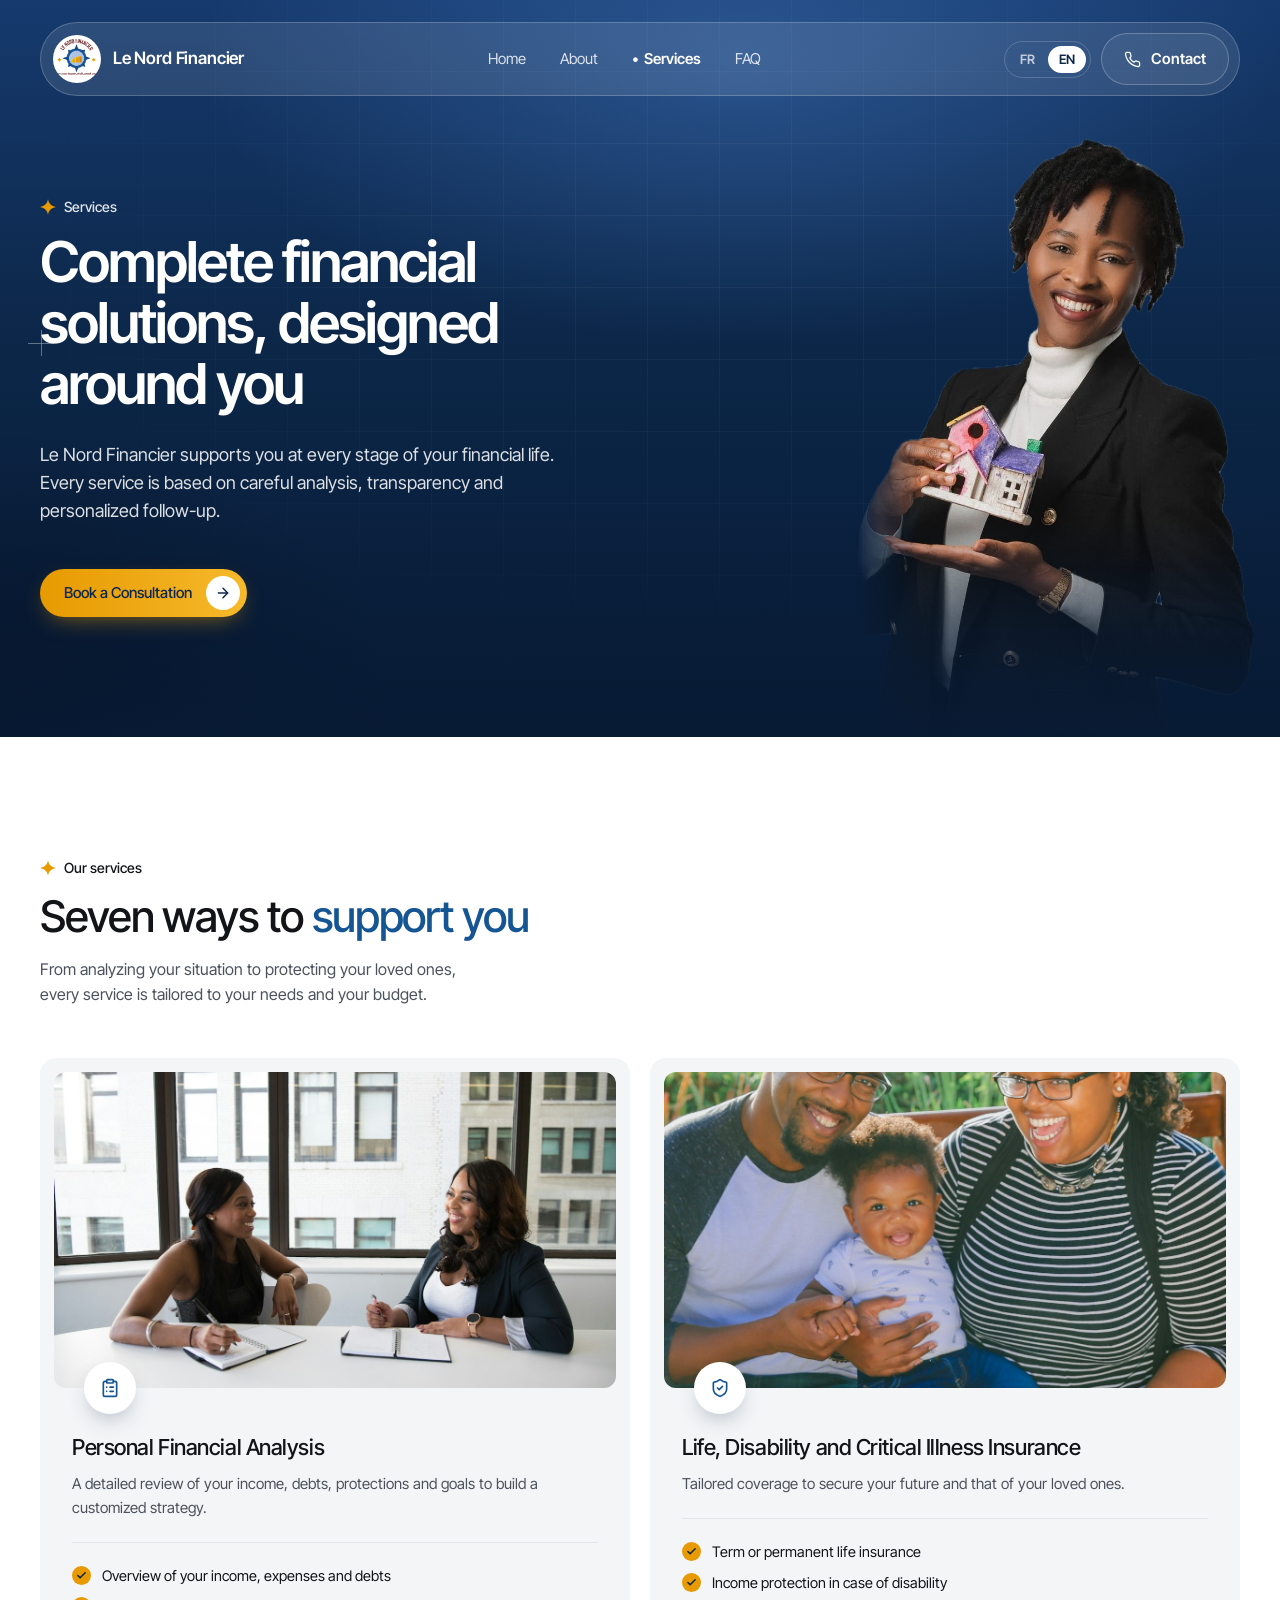
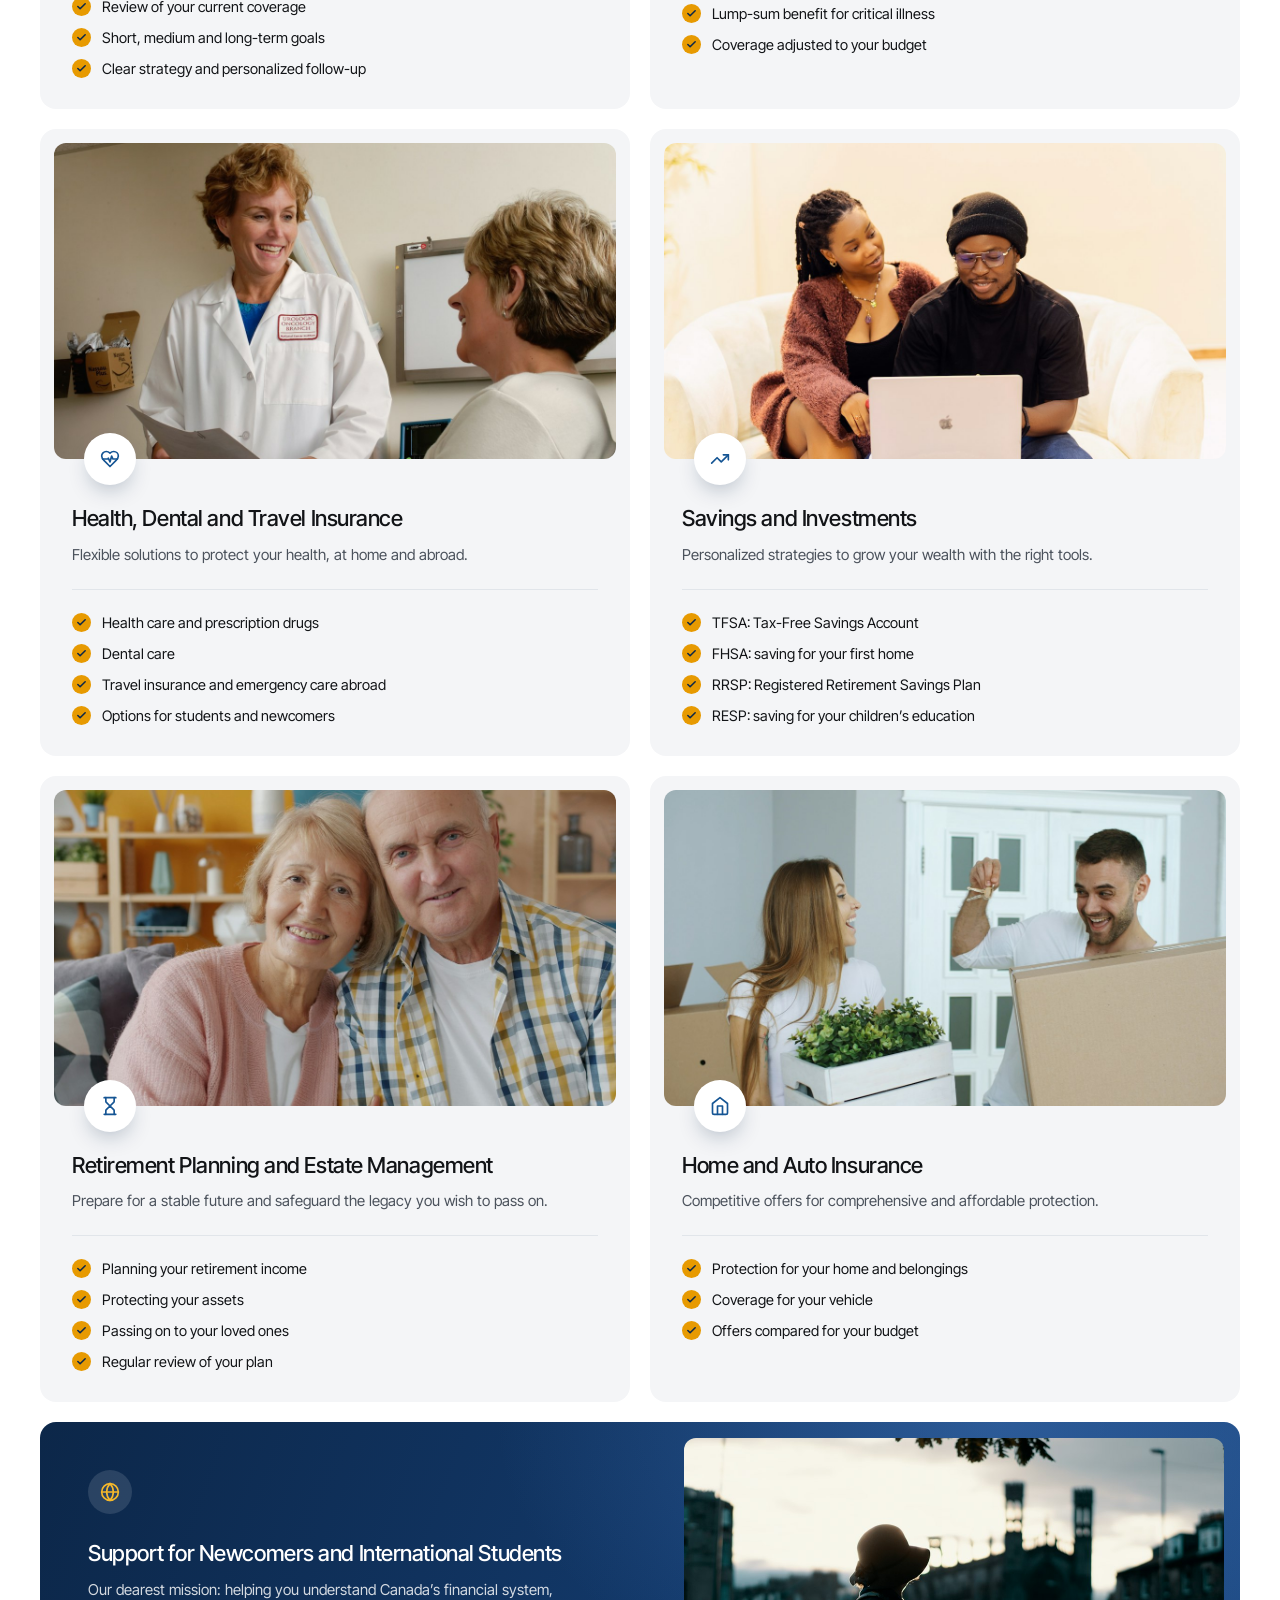
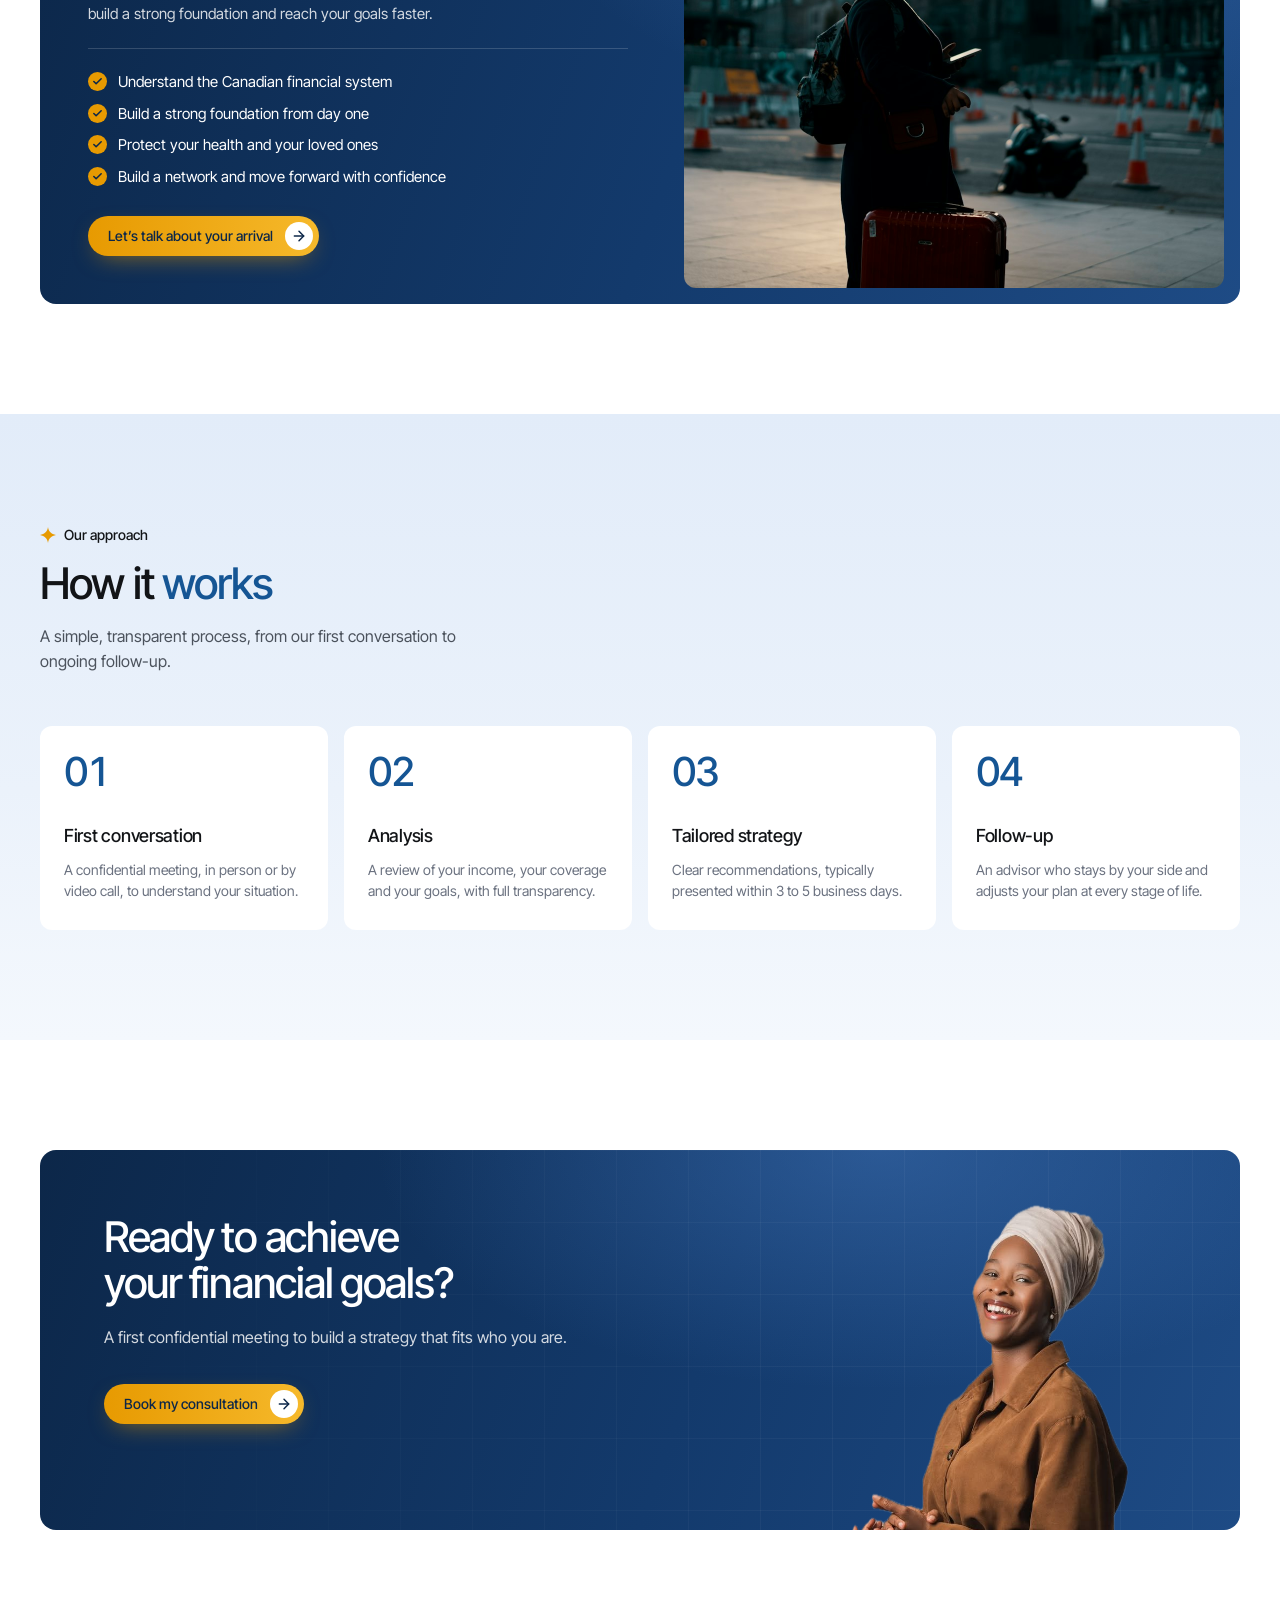
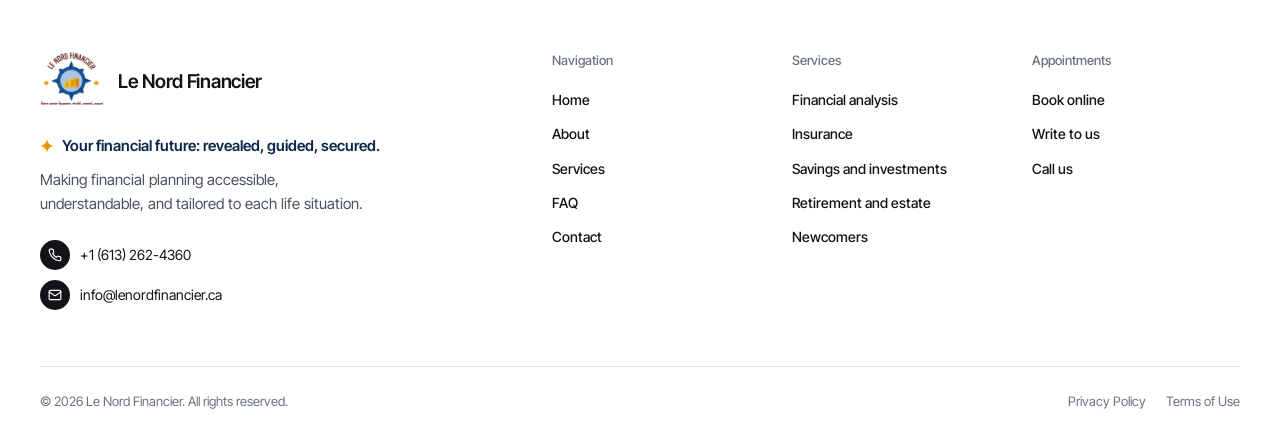
<file: en/services.html>
<!doctype html>
<html lang="en">
<head>
<meta charset="utf-8">
<meta name="viewport" content="width=device-width, initial-scale=1">
<title>Services — Le Nord Financier</title>
<meta name="description" content="Financial analysis, life, disability and critical illness insurance, health and travel, savings and investments, retirement, home and auto, support for newcomers.">
<meta name="referrer" content="strict-origin-when-cross-origin">
<link rel="alternate" hreflang="fr" href="../services.html">
<link rel="alternate" hreflang="en" href="services.html">
<link rel="preconnect" href="https://fonts.googleapis.com">
<link rel="preconnect" href="https://fonts.gstatic.com" crossorigin>
<link href="https://fonts.googleapis.com/css2?family=Inter+Tight:ital,wght@0,400;0,500;0,600;1,400;1,500&amp;display=swap" rel="stylesheet">
<link rel="stylesheet" href="../styles.css">
<script>document.documentElement.classList.add('js')</script>
</head>
<body>
<a class="evitement" href="#contenu">Skip to content</a>

<svg width="0" height="0" style="position:absolute" aria-hidden="true">
  <symbol id="i-fleche" viewBox="0 0 24 24"><path d="M5 12h14"/><path d="m12 5 7 7-7 7"/></symbol>
  <symbol id="i-chevron" viewBox="0 0 24 24"><path d="m6 9 6 6 6-6"/></symbol>
  <symbol id="i-tel" viewBox="0 0 24 24"><path d="M22 16.92v3a2 2 0 0 1-2.18 2 19.8 19.8 0 0 1-8.63-3.07 19.5 19.5 0 0 1-6-6 19.8 19.8 0 0 1-3.07-8.67A2 2 0 0 1 4.11 2h3a2 2 0 0 1 2 1.72c.13.96.36 1.9.7 2.81a2 2 0 0 1-.45 2.11L8.09 9.91a16 16 0 0 0 6 6l1.27-1.27a2 2 0 0 1 2.11-.45c.91.34 1.85.57 2.81.7A2 2 0 0 1 22 16.92z"/></symbol>
  <symbol id="i-courriel" viewBox="0 0 24 24"><rect width="20" height="16" x="2" y="4" rx="2"/><path d="m22 7-8.97 5.7a1.94 1.94 0 0 1-2.06 0L2 7"/></symbol>
  <symbol id="i-agenda" viewBox="0 0 24 24"><rect width="18" height="18" x="3" y="4" rx="2"/><path d="M16 2v4M8 2v4M3 10h18"/></symbol>
  <symbol id="i-analyse" viewBox="0 0 24 24"><rect width="8" height="4" x="8" y="2" rx="1"/><path d="M16 4h2a2 2 0 0 1 2 2v14a2 2 0 0 1-2 2H6a2 2 0 0 1-2-2V6a2 2 0 0 1 2-2h2"/><path d="M12 11h4M12 16h4M8 11h.01M8 16h.01"/></symbol>
  <symbol id="i-bouclier" viewBox="0 0 24 24"><path d="M20 13c0 5-3.5 7.5-7.66 8.95a1 1 0 0 1-.67-.01C7.5 20.5 4 18 4 13V6a1 1 0 0 1 1-1c2 0 4.5-1.2 6.24-2.72a1.17 1.17 0 0 1 1.52 0C14.51 3.81 17 5 19 5a1 1 0 0 1 1 1z"/><path d="m9 12 2 2 4-4"/></symbol>
  <symbol id="i-sante" viewBox="0 0 24 24"><path d="M19 14c1.49-1.46 3-3.21 3-5.5A5.5 5.5 0 0 0 16.5 3c-1.76 0-3 .5-4.5 2-1.5-1.5-2.74-2-4.5-2A5.5 5.5 0 0 0 2 8.5c0 2.3 1.5 4.05 3 5.5l7 7Z"/><path d="M3.22 12H9.5l.5-1 2 4.5 2-7 1.5 3.5h5.27"/></symbol>
  <symbol id="i-hausse" viewBox="0 0 24 24"><path d="M22 7 13.5 15.5 8.5 10.5 2 17"/><path d="M16 7h6v6"/></symbol>
  <symbol id="i-sablier" viewBox="0 0 24 24"><path d="M5 22h14M5 2h14"/><path d="M17 22v-4.17a2 2 0 0 0-.59-1.42L12 12l-4.41 4.41A2 2 0 0 0 7 17.83V22"/><path d="M7 2v4.17a2 2 0 0 0 .59 1.42L12 12l4.41-4.41A2 2 0 0 0 17 6.17V2"/></symbol>
  <symbol id="i-maison" viewBox="0 0 24 24"><path d="m3 9 9-7 9 7v11a2 2 0 0 1-2 2H5a2 2 0 0 1-2-2z"/><path d="M9 22V12h6v10"/></symbol>
  <symbol id="i-globe" viewBox="0 0 24 24"><circle cx="12" cy="12" r="10"/><path d="M12 2a14.5 14.5 0 0 0 0 20 14.5 14.5 0 0 0 0-20"/><path d="M2 12h20"/></symbol>
  <symbol id="i-boussole" viewBox="0 0 24 24"><circle cx="12" cy="12" r="10"/><path d="m16.24 7.76-2.12 6.36-6.36 2.12 2.12-6.36z"/></symbol>
  <symbol id="i-oeil" viewBox="0 0 24 24"><path d="M2 12s3-7 10-7 10 7 10 7-3 7-10 7-10-7-10-7Z"/><circle cx="12" cy="12" r="3"/></symbol>
  <symbol id="i-coeur" viewBox="0 0 24 24"><path d="M19 14c1.49-1.46 3-3.21 3-5.5A5.5 5.5 0 0 0 16.5 3c-1.76 0-3 .5-4.5 2-1.5-1.5-2.74-2-4.5-2A5.5 5.5 0 0 0 2 8.5c0 2.3 1.5 4.05 3 5.5l7 7Z"/></symbol>
  <symbol id="i-diplome" viewBox="0 0 24 24"><path d="M22 10v6"/><path d="M2 10l10-5 10 5-10 5z"/><path d="M6 12v5c3 3 9 3 12 0v-5"/></symbol>
  <symbol id="i-epingle" viewBox="0 0 24 24"><path d="M20 10c0 6-8 12-8 12s-8-6-8-12a8 8 0 0 1 16 0Z"/><circle cx="12" cy="10" r="3"/></symbol>
  <symbol id="i-trophee" viewBox="0 0 24 24"><path d="M6 9H4.5a2.5 2.5 0 0 1 0-5H6M18 9h1.5a2.5 2.5 0 0 0 0-5H18M4 22h16"/><path d="M10 14.66V17c0 .55-.47.98-.97 1.21C7.85 18.75 7 20.24 7 22M14 14.66V17c0 .55.47.98.97 1.21C16.15 18.75 17 20.24 17 22"/><path d="M18 2H6v7a6 6 0 0 0 12 0V2Z"/></symbol>
  <symbol id="i-badge" viewBox="0 0 24 24"><path d="M3.85 8.62a4 4 0 0 1 4.78-4.77 4 4 0 0 1 6.74 0 4 4 0 0 1 4.78 4.78 4 4 0 0 1 0 6.74 4 4 0 0 1-4.77 4.78 4 4 0 0 1-6.75 0 4 4 0 0 1-4.78-4.77 4 4 0 0 1 0-6.76Z"/><path d="m9 12 2 2 4-4"/></symbol>
  <symbol id="i-groupe" viewBox="0 0 24 24"><path d="M16 21v-2a4 4 0 0 0-4-4H6a4 4 0 0 0-4 4v2"/><circle cx="9" cy="7" r="4"/><path d="M22 21v-2a4 4 0 0 0-3-3.87M16 3.13a4 4 0 0 1 0 7.75"/></symbol>
  <symbol id="i-valise" viewBox="0 0 24 24"><rect width="20" height="14" x="2" y="7" rx="2"/><path d="M16 21V5a2 2 0 0 0-2-2h-4a2 2 0 0 0-2 2v16"/></symbol>
  <symbol id="i-avion" viewBox="0 0 24 24"><path d="M17.8 19.2 16 11l3.5-3.5C21 6 21.5 4 21 3c-1-.5-3 0-4.5 1.5L13 8 4.8 6.2c-.5-.1-.9.1-1.1.5l-.3.5c-.2.5-.1 1 .3 1.3L9 12l-2 3H4l-1 1 3 2 2 3 1-1v-3l3-2 3.5 5.3c.3.4.8.5 1.3.3l.5-.2c.4-.3.6-.7.5-1.2z"/></symbol>
  <symbol id="i-menu" viewBox="0 0 24 24"><path d="M4 7h16M4 12h16M4 17h16"/></symbol>
  <symbol id="i-etoile" viewBox="0 0 24 24"><path d="M12 0c.7 6.4 5 10.9 12 12-7 1.1-11.3 5.6-12 12-.7-6.4-5-10.9-12-12C7 10.9 11.3 6.4 12 0Z"/></symbol>
  <symbol id="i-guillemets" viewBox="0 0 22 16"><path d="M5.2 0h5.1L6.4 16H0zM16.9 0H22l-3.9 16h-6.4z"/></symbol>
  <symbol id="i-coche" viewBox="0 0 24 24"><path d="M20 6 9 17l-5-5"/></symbol>
  <symbol id="i-horloge" viewBox="0 0 24 24"><circle cx="12" cy="12" r="10"/><path d="M12 6v6l4 2"/></symbol>
  <symbol id="i-cadenas" viewBox="0 0 24 24"><rect width="18" height="11" x="3" y="11" rx="2"/><path d="M7 11V7a5 5 0 0 1 10 0v4"/></symbol>
  <symbol id="i-message" viewBox="0 0 24 24"><path d="M21 15a2 2 0 0 1-2 2H7l-4 4V5a2 2 0 0 1 2-2h14a2 2 0 0 1 2 2z"/></symbol>
  <symbol id="i-cible" viewBox="0 0 24 24"><circle cx="12" cy="12" r="10"/><circle cx="12" cy="12" r="6"/><circle cx="12" cy="12" r="2"/></symbol>
  <symbol id="i-suivi" viewBox="0 0 24 24"><path d="M21 12a9 9 0 1 1-3-6.7L21 8"/><path d="M21 3v5h-5"/></symbol>
  <symbol id="i-envoyer" viewBox="0 0 24 24"><path d="m22 2-7 20-4-9-9-4Z"/><path d="M22 2 11 13"/></symbol>
  <symbol id="i-question" viewBox="0 0 24 24"><circle cx="12" cy="12" r="10"/><path d="M9.1 9a3 3 0 0 1 5.8 1c0 2-3 3-3 3M12 17h.01"/></symbol>
</svg>

<header class="entete">
  <div class="enveloppe">
    <nav class="nav" aria-label="Main navigation">
      <a class="marque" href="index.html">
        <span class="marque__pastille"><img src="../img/logo.png" alt="Le Nord Financier logo" width="44" height="44"></span>
        <span class="marque__texte">Le Nord Financier</span>
      </a>
      <div class="nav__liens">
        <a href="index.html">Home</a>
        <a href="about.html">About</a>
        <a class="actif" aria-current="page" href="services.html">Services</a>
        <a href="faq.html">FAQ</a>
        <a class="nav__mobile" href="contact.html">Contact</a>
      </div>
      <div class="nav__droite">
        <div class="langue" role="group" aria-label="Language">
          <a href="../services.html" hreflang="fr" lang="fr">FR</a>
          <a class="actif" aria-current="true" href="services.html" hreflang="en" lang="en">EN</a>
        </div>
        <a class="nav__contact" href="contact.html"><svg class="ico" aria-hidden="true"><use href="#i-tel"/></svg>Contact</a>
        <button class="nav__burger" type="button" aria-label="Open menu" aria-expanded="false"><svg class="ico" aria-hidden="true"><use href="#i-menu"/></svg></button>
      </div>
    </nav>
  </div>
</header>

<main id="contenu">
<!-- ================= BANNER ================= -->
<section class="hero hero--page">
  <span class="repere repere--1"></span>
  <span class="repere repere--2"></span>
  <div class="enveloppe">
    <div class="hero__contenu">
      <span class="etiquette etiquette--clair"><svg aria-hidden="true"><use href="#i-etoile"/></svg>Services</span>
      <h1 class="hero__titre">Complete financial solutions, designed around you</h1>
      <p class="hero__texte">Le Nord Financier supports you at every stage of your financial life. Every service is based on careful analysis, transparency and personalized follow-up.</p>
      <div class="hero__actions">
        <a class="bouton" href="https://calendly.com/adjouakonan-lenordfinancier" target="_blank" rel="noopener noreferrer">Book a Consultation <span class="rond"><svg class="ico" aria-hidden="true"><use href="#i-fleche"/></svg></span></a>
      </div>
    </div>
  </div>
  <div class="hero__scene">
    <img class="hero__photo" src="../img/adjoua-maison-detouree.png" alt="Adjoua Laetitia Konan presenting a small model house" width="720" height="1080">
    <div class="hero__halo"></div>
  </div>
</section>

<!-- ================= OFFERS ================= -->
<section class="offres">
  <div class="enveloppe">
    <span class="etiquette"><svg aria-hidden="true"><use href="#i-etoile"/></svg>Our services</span>
    <h2 class="titre-section">Seven ways to <em>support you</em></h2>
    <p class="chapo">From analyzing your situation to protecting your loved ones, every service is tailored to your needs and your budget.</p>

    <div class="offres__grille">
      <article class="offre offre--photo" id="analyse">
        <img class="offre__image" src="../img/offre-analyse.jpg" alt="" width="1200" height="800" loading="lazy">
        <span class="service__icone"><svg class="ico" aria-hidden="true"><use href="#i-analyse"/></svg></span>
        <h3>Personal Financial Analysis</h3>
        <p class="offre__texte">A detailed review of your income, debts, protections and goals to build a customized strategy.</p>
        <ul class="coches">
          <li>Overview of your income, expenses and debts</li>
          <li>Review of your current coverage</li>
          <li>Short, medium and long-term goals</li>
          <li>Clear strategy and personalized follow-up</li>
        </ul>
      </article>
      <article class="offre offre--photo" id="assurance-vie">
        <img class="offre__image" src="../img/offre-assurance-vie.jpg" alt="" width="1200" height="800" loading="lazy">
        <span class="service__icone"><svg class="ico" aria-hidden="true"><use href="#i-bouclier"/></svg></span>
        <h3>Life, Disability and Critical Illness Insurance</h3>
        <p class="offre__texte">Tailored coverage to secure your future and that of your loved ones.</p>
        <ul class="coches">
          <li>Term or permanent life insurance</li>
          <li>Income protection in case of disability</li>
          <li>Lump-sum benefit for critical illness</li>
          <li>Coverage adjusted to your budget</li>
        </ul>
      </article>
      <article class="offre offre--photo" id="sante">
        <img class="offre__image" src="../img/offre-sante.jpg" alt="" width="1200" height="800" loading="lazy">
        <span class="service__icone"><svg class="ico" aria-hidden="true"><use href="#i-sante"/></svg></span>
        <h3>Health, Dental and Travel Insurance</h3>
        <p class="offre__texte">Flexible solutions to protect your health, at home and abroad.</p>
        <ul class="coches">
          <li>Health care and prescription drugs</li>
          <li>Dental care</li>
          <li>Travel insurance and emergency care abroad</li>
          <li>Options for students and newcomers</li>
        </ul>
      </article>
      <article class="offre offre--photo" id="epargne">
        <img class="offre__image" src="../img/offre-epargne.jpg" alt="" width="1200" height="800" loading="lazy">
        <span class="service__icone"><svg class="ico" aria-hidden="true"><use href="#i-hausse"/></svg></span>
        <h3>Savings and Investments</h3>
        <p class="offre__texte">Personalized strategies to grow your wealth with the right tools.</p>
        <ul class="coches">
          <li>TFSA: Tax-Free Savings Account</li>
          <li>FHSA: saving for your first home</li>
          <li>RRSP: Registered Retirement Savings Plan</li>
          <li>RESP: saving for your children’s education</li>
        </ul>
      </article>
      <article class="offre offre--photo" id="retraite">
        <img class="offre__image" src="../img/offre-retraite.jpg" alt="" width="1200" height="800" loading="lazy">
        <span class="service__icone"><svg class="ico" aria-hidden="true"><use href="#i-sablier"/></svg></span>
        <h3>Retirement Planning and Estate Management</h3>
        <p class="offre__texte">Prepare for a stable future and safeguard the legacy you wish to pass on.</p>
        <ul class="coches">
          <li>Planning your retirement income</li>
          <li>Protecting your assets</li>
          <li>Passing on to your loved ones</li>
          <li>Regular review of your plan</li>
        </ul>
      </article>
      <article class="offre offre--photo" id="habitation">
        <img class="offre__image" src="../img/offre-habitation.jpg" alt="" width="1200" height="800" loading="lazy">
        <span class="service__icone"><svg class="ico" aria-hidden="true"><use href="#i-maison"/></svg></span>
        <h3>Home and Auto Insurance</h3>
        <p class="offre__texte">Competitive offers for comprehensive and affordable protection.</p>
        <ul class="coches">
          <li>Protection for your home and belongings</li>
          <li>Coverage for your vehicle</li>
          <li>Offers compared for your budget</li>
        </ul>
      </article>

      <article class="offre offre--vedette encart" id="nouveaux-arrivants">
        <div>
          <span class="service__icone"><svg class="ico" aria-hidden="true"><use href="#i-globe"/></svg></span>
          <h3>Support for Newcomers and International Students</h3>
          <p class="offre__texte">Our dearest mission: helping you understand Canada’s financial system, build a strong foundation and reach your goals faster.</p>
          <ul class="coches">
            <li>Understand the Canadian financial system</li>
            <li>Build a strong foundation from day one</li>
            <li>Protect your health and your loved ones</li>
            <li>Build a network and move forward with confidence</li>
          </ul>
          <a class="bouton bouton--petit" href="contact.html">Let’s talk about your arrival <span class="rond"><svg class="ico" aria-hidden="true"><use href="#i-fleche"/></svg></span></a>
        </div>
        <img class="offre__visuel" src="../img/offre-arrivants.jpg" alt="" width="1200" height="900" loading="lazy">
      </article>
    </div>
  </div>
</section>

<!-- ================= PROCESS ================= -->
<section class="etapes">
  <div class="enveloppe">
    <span class="etiquette"><svg aria-hidden="true"><use href="#i-etoile"/></svg>Our approach</span>
    <h2 class="titre-section">How it <em>works</em></h2>
    <p class="chapo">A simple, transparent process, from our first conversation to ongoing follow-up.</p>
    <ol class="etapes__liste">
      <li class="etape">
        <span class="etape__num">01</span>
        <h3>First conversation</h3>
        <p>A confidential meeting, in person or by video call, to understand your situation.</p>
      </li>
      <li class="etape">
        <span class="etape__num">02</span>
        <h3>Analysis</h3>
        <p>A review of your income, your coverage and your goals, with full transparency.</p>
      </li>
      <li class="etape">
        <span class="etape__num">03</span>
        <h3>Tailored strategy</h3>
        <p>Clear recommendations, typically presented within 3 to 5 business days.</p>
      </li>
      <li class="etape">
        <span class="etape__num">04</span>
        <h3>Follow-up</h3>
        <p>An advisor who stays by your side and adjusts your plan at every stage of life.</p>
      </li>
    </ol>
  </div>
</section>

<!-- ================= CALL TO ACTION ================= -->
<section class="appel">
  <div class="enveloppe">
    <div class="appel__bloc">
      <div class="appel__texte">
        <h2>Ready to achieve your financial goals?</h2>
        <p>A first confidential meeting to build a strategy that fits who you are.</p>
        <a class="bouton bouton--petit" href="https://calendly.com/adjouakonan-lenordfinancier" target="_blank" rel="noopener noreferrer">Book my consultation <span class="rond"><svg class="ico" aria-hidden="true"><use href="#i-fleche"/></svg></span></a>
      </div>
      <img class="appel__photo" src="../img/adjoua-rire-detouree.png" alt="" width="720" height="1080">
    </div>
  </div>
</section>
</main>

<footer class="pied">
  <div class="enveloppe">
    <div class="pied__haut">
      <div>
        <a class="pied__marque" href="index.html"><img src="../img/logo.png" alt="Le Nord Financier logo" width="64" height="64">Le Nord Financier</a>
        <p class="pied__slogan"><svg aria-hidden="true"><use href="#i-etoile"/></svg>Your financial future: revealed, guided, secured.</p>
        <p class="pied__devise">Making financial planning accessible, understandable, and tailored to each life situation.</p>
        <div class="pied__coord">
          <a href="tel:+16132624360"><span class="puce"><svg class="ico" aria-hidden="true"><use href="#i-tel"/></svg></span>+1 (613) 262-4360</a>
          <a href="mailto:info@lenordfinancier.ca"><span class="puce"><svg class="ico" aria-hidden="true"><use href="#i-courriel"/></svg></span>info@lenordfinancier.ca</a>
        </div>
      </div>
      <div class="pied__colonnes">
        <div>
          <h2 class="pied__titre">Navigation</h2>
          <ul>
            <li><a href="index.html">Home</a></li>
            <li><a href="about.html">About</a></li>
            <li><a href="services.html">Services</a></li>
            <li><a href="faq.html">FAQ</a></li>
            <li><a href="contact.html">Contact</a></li>
          </ul>
        </div>
        <div>
          <h2 class="pied__titre">Services</h2>
          <ul>
            <li><a href="services.html#analyse">Financial analysis</a></li>
            <li><a href="services.html#assurance-vie">Insurance</a></li>
            <li><a href="services.html#epargne">Savings and investments</a></li>
            <li><a href="services.html#retraite">Retirement and estate</a></li>
            <li><a href="services.html#nouveaux-arrivants">Newcomers</a></li>
          </ul>
        </div>
        <div>
          <h2 class="pied__titre">Appointments</h2>
          <ul>
            <li><a href="https://calendly.com/adjouakonan-lenordfinancier" target="_blank" rel="noopener noreferrer">Book online</a></li>
            <li><a href="contact.html">Write to us</a></li>
            <li><a href="tel:+16132624360">Call us</a></li>
          </ul>
        </div>
      </div>
    </div>
    <div class="pied__bas">
      <span>© 2026 Le Nord Financier. All rights reserved.</span>
      <nav aria-label="Privacy Policy"><a href="#">Privacy Policy</a><a href="#">Terms of Use</a></nav>
    </div>
  </div>
</footer>

<script src="../app.js"></script>
</body>
</html>
</file>
<file: styles.css>
/* Le Nord Financier — maquette */

:root {
  --nuit: #0C2749;          /* bleu nuit — tiré du bleu foncé du logo (#123F7B) */
  --nuit-profond: #081B35;
  --bleu: #155594;          /* bleu boussole du logo */
  --bleu-vif: #2A6DB5;
  --or: #E79A01;            /* or des pièces du logo */
  --or-vif: #F6B92B;
  --ciel: #EBF2FB;          /* bleu ciel du logo (#AEC2E4), éclairci */
  --gris-carte: #F4F5F7;
  --encre: #121417;
  --texte: #4B525C;
  --texte-doux: #6B7280;
  --blanc: #FFFFFF;

  --police: "Inter Tight", system-ui, sans-serif;
  --largeur: 1200px;
  --rayon: 16px;
  --rayon-sm: 12px;
  --doux: cubic-bezier(.2, .7, .2, 1);
  --degrade-nuit:
    radial-gradient(60% 90% at 80% 0%, rgba(74, 128, 200, .42) 0%, rgba(74, 128, 200, 0) 70%),
    linear-gradient(110deg, var(--nuit) 0%, #133A6C 55%, #1E4B85 100%);
  --degrade-ciel: linear-gradient(180deg, #E2ECF9 0%, var(--ciel) 60%, #F4F8FD 100%);
}

* { box-sizing: border-box; }
html { scroll-behavior: smooth; -webkit-text-size-adjust: 100%; }
body {
  margin: 0;
  font-family: var(--police);
  font-size: 15px;
  line-height: 1.6;
  color: var(--encre);
  background: var(--blanc);
  -webkit-font-smoothing: antialiased;
}
img { display: block; max-width: 100%; }
a { color: inherit; text-decoration: none; }
h1, h2, h3, p { margin: 0; }
h1, h2, h3 { font-weight: 500; letter-spacing: -0.025em; hyphens: none; text-wrap: balance; }

.enveloppe { width: min(var(--largeur), 100% - 48px); margin-inline: auto; }

.ico { width: 20px; height: 20px; fill: none; stroke: currentColor; stroke-width: 1.8; stroke-linecap: round; stroke-linejoin: round; flex: none; }

/* ---------- Boutons ---------- */
.bouton {
  display: inline-flex; align-items: center; gap: 14px;
  padding: 7px 7px 7px 24px;
  border-radius: 999px;
  font-size: 15px; font-weight: 500; line-height: 1;
  color: var(--nuit);
  background: linear-gradient(90deg, var(--or) 0%, var(--or-vif) 100%);
  box-shadow: 0 8px 24px -10px rgba(231, 154, 1, .7);
  transition: transform .2s ease, box-shadow .2s ease;
}
.bouton:hover { transform: translateY(-1px); box-shadow: 0 12px 28px -10px rgba(231, 154, 1, .85); }
.bouton .rond {
  display: grid; place-items: center;
  width: 34px; height: 34px; border-radius: 50%;
  background: var(--blanc); color: var(--nuit);
}
.bouton .rond .ico { width: 16px; height: 16px; stroke-width: 2.2; }
.bouton--petit { font-size: 14px; padding: 6px 6px 6px 20px; gap: 12px; }
.bouton--petit .rond { width: 28px; height: 28px; }
.bouton--sombre {
  color: var(--blanc);
  background: rgba(5, 16, 34, .55);
  border: 1px solid rgba(255, 255, 255, .14);
  box-shadow: none;
  backdrop-filter: blur(8px);
}

/* ---------- Étiquettes & titres de section ---------- */
.etiquette {
  display: inline-flex; align-items: center; gap: 8px;
  font-size: 14px; font-weight: 500; color: var(--encre);
  margin-bottom: 14px;
}
.etiquette svg { width: 16px; height: 16px; fill: var(--or); }
.titre-section { font-size: clamp(32px, 3.4vw, 46px); line-height: 1.1; }
.titre-section em { font-style: normal; color: var(--bleu); }
.chapo { margin-top: 16px; font-size: 16px; line-height: 1.55; color: var(--texte); max-width: 420px; }

/* ---------- Héros ---------- */
.hero {
  position: relative;
  min-height: 900px;
  overflow: hidden;
  color: var(--blanc);
  background:
    radial-gradient(60% 55% at 58% 8%, rgba(74, 128, 200, .40) 0%, rgba(74, 128, 200, 0) 70%),
    radial-gradient(45% 60% at 0% 100%, rgba(3, 10, 26, .55) 0%, rgba(3, 10, 26, 0) 70%),
    linear-gradient(180deg, #163A6E 0%, var(--nuit) 45%, var(--nuit-profond) 100%);
}
.hero::before {                        /* grille fine */
  content: ""; position: absolute; inset: 0;
  background-image:
    linear-gradient(rgba(255, 255, 255, .045) 1px, transparent 1px),
    linear-gradient(90deg, rgba(255, 255, 255, .045) 1px, transparent 1px);
  background-size: 72px 72px;
  background-position: -1px -1px;
  -webkit-mask-image: radial-gradient(70% 70% at 55% 35%, #000 20%, transparent 85%);
          mask-image: radial-gradient(70% 70% at 55% 35%, #000 20%, transparent 85%);
  pointer-events: none;
}
.repere { position: absolute; width: 26px; height: 26px; pointer-events: none; opacity: .5; }
.repere::before, .repere::after { content: ""; position: absolute; background: rgba(255, 255, 255, .7); }
.repere::before { left: 50%; top: 0; width: 1px; height: 100%; }
.repere::after { top: 50%; left: 0; height: 1px; width: 100%; }
.repere--1 { top: 170px; right: 17%; }
.repere--2 { top: 330px; left: calc(50% - 612px); }

/* En-tête : capsule fixe, indépendante du héros.
   Pas de backdrop-filter ni de will-change : sur WebKit, un élément fixe avec ces propriétés
   clignote ou disparaît quand une carte s'anime ailleurs dans la page. */
.entete { position: fixed; z-index: 50; top: 22px; left: 0; right: 0; pointer-events: none; color: var(--blanc); }
.entete .nav { pointer-events: auto; }
.nav {
  display: flex; align-items: center; justify-content: space-between; gap: 24px;
  padding: 10px 10px 10px 12px;
  border-radius: 999px;
  background-color: rgba(255, 255, 255, .1);
  border: 1px solid rgba(255, 255, 255, .2);
  transition: background-color .35s ease, box-shadow .35s ease, border-color .35s ease;
}
.entete--defile .nav {
  background-color: rgba(10, 32, 62, .96);
  border-color: rgba(255, 255, 255, .12);
  box-shadow: 0 14px 40px -18px rgba(5, 16, 34, .6);
}
.marque { display: flex; align-items: center; gap: 12px; font-weight: 600; font-size: 17px; letter-spacing: -0.01em; }
.marque__pastille {
  width: 48px; height: 48px; border-radius: 50%;
  background: var(--blanc);
  display: grid; place-items: center; overflow: hidden;
}
.marque__pastille img { width: 44px; height: 44px; object-fit: contain; }
.nav__liens { display: flex; gap: 34px; font-size: 15px; }
.nav__liens a { color: rgba(255, 255, 255, .82); transition: color .2s; }
.nav__liens a:hover { color: var(--blanc); }
.nav__liens a.actif { color: var(--blanc); font-weight: 600; }
.nav__liens a.actif::before { content: "•"; margin-right: 6px; }
.nav__droite { display: flex; align-items: center; gap: 10px; }
.langue {
  display: inline-flex; padding: 4px; gap: 2px;
  border-radius: 999px;
  border: 1px solid rgba(255, 255, 255, .18);
  font-size: 13px; font-weight: 600;
}
.langue a { padding: 7px 11px; border-radius: 999px; color: rgba(255, 255, 255, .7); line-height: 1; }
.langue a.actif { background: var(--blanc); color: var(--nuit); }
.nav__contact {
  display: inline-flex; align-items: center; gap: 10px;
  padding: 13px 22px;
  border-radius: 999px;
  border: 1px solid rgba(255, 255, 255, .24);
  background: rgba(255, 255, 255, .06);
  font-size: 15px; font-weight: 600;
}
.nav__contact .ico { width: 17px; height: 17px; }
.nav__burger { display: none; }
.nav.ouvert { background-color: var(--nuit); }
.nav__liens .nav__mobile { display: none; }

.hero__contenu { position: relative; z-index: 3; padding-top: 202px; }
.hero__titre {
  font-size: clamp(40px, 5vw, 72px);
  font-weight: 600;
  line-height: 1.08;
  letter-spacing: -0.035em;
  max-width: 720px;
}
.hero__texte { margin-top: 26px; font-size: 18px; line-height: 1.55; color: rgba(255, 255, 255, .86); max-width: 560px; }
.hero__actions { margin-top: 44px; }

.hero__signature { position: absolute; z-index: 3; left: max(24px, calc(50% - 600px)); bottom: 64px; max-width: 560px; }
.hero__nom { font-size: 30px; font-style: italic; font-weight: 500; letter-spacing: -0.02em; }
.hero__services { margin-top: 12px; font-size: 16px; font-style: italic; line-height: 1.55; color: rgba(255, 255, 255, .72); }

.hero__scene { position: absolute; inset: 0; }
.hero__photo {
  position: absolute; z-index: 1;
  right: max(0px, calc(50% - 700px));
  bottom: 0;
  height: 760px; width: auto; max-width: none;
  -webkit-mask-image: linear-gradient(90deg, transparent 0%, #000 16%), linear-gradient(180deg, #000 70%, rgba(0, 0, 0, .35) 100%);
  -webkit-mask-composite: source-in;
          mask-image: linear-gradient(90deg, transparent 0%, #000 16%), linear-gradient(180deg, #000 70%, rgba(0, 0, 0, .35) 100%);
          mask-composite: intersect;
}
.hero__halo {                       /* ombre de pied qui fond la photo dans le fond */
  position: absolute; z-index: 2; left: 0; right: 0; bottom: 0; height: 220px;
  background: linear-gradient(180deg, rgba(8, 27, 53, 0) 0%, rgba(8, 27, 53, .85) 100%);
  pointer-events: none;
}

.verre {
  background: linear-gradient(180deg, rgba(255, 255, 255, .14), rgba(255, 255, 255, .05));
  border: 1px solid rgba(255, 255, 255, .22);
  backdrop-filter: blur(16px);
  -webkit-backdrop-filter: blur(16px);
}
.hero__carte {
  position: absolute; z-index: 4;
  left: calc(50% + 10px); top: 560px;
  width: 330px;
  padding: 14px 18px 16px;
  border-radius: 18px;
}
.hero__carte-haut { display: flex; align-items: center; gap: 12px; }
.hero__pilule {
  display: inline-flex; align-items: center; gap: 6px;
  padding: 5px 12px 5px 8px; border-radius: 999px;
  background: rgba(255, 255, 255, .92); color: var(--nuit);
  font-size: 13px; font-weight: 600;
}
.hero__pilule .ico { width: 16px; height: 16px; color: var(--or); stroke-width: 2; }
.hero__chiffre { font-size: 22px; font-weight: 500; letter-spacing: -0.02em; white-space: nowrap; }
.hero__chiffre sup { font-size: .55em; }
.hero__carte p { margin-top: 10px; font-size: 14px; font-style: italic; line-height: 1.45; color: rgba(255, 255, 255, .92); }

.hero__badge {
  position: absolute; z-index: 4;
  left: calc(50% + 110px); bottom: 58px;
  display: inline-flex; align-items: center; gap: 12px;
  padding: 10px 26px 10px 10px;
  border-radius: 16px;
  font-size: 19px; font-weight: 500; letter-spacing: -0.01em;
}
.hero__badge .puce {
  display: grid; place-items: center;
  width: 36px; height: 36px; border-radius: 50%;
  background: rgba(255, 255, 255, .16);
}
.hero__badge .ico { width: 18px; height: 18px; }

/* ---------- À propos ---------- */
.apropos { padding: 120px 0 110px; }
.apropos__grille { display: grid; grid-template-columns: 480px 1fr; gap: 64px; align-items: stretch; }
.apropos__photo { width: 100%; aspect-ratio: 8 / 9; height: auto; object-fit: cover; object-position: 50% 30%; border-radius: var(--rayon); }
.apropos__texte { display: flex; flex-direction: column; padding-top: 4px; }
.apropos__nom { font-size: clamp(34px, 3.2vw, 44px); line-height: 1.1; }
.apropos__texte p { margin-top: 22px; font-size: 16px; line-height: 1.65; color: var(--texte); max-width: 600px; }
.apropos__texte .bouton { margin-top: 32px; align-self: flex-start; }
.apropos__infos { margin-top: auto; padding-top: 48px; display: grid; grid-template-columns: repeat(3, 1fr); gap: 16px; }
.info {
  padding: 22px 22px 20px;
  border-radius: var(--rayon-sm);
  background: var(--gris-carte);
}
.info .ico { width: 22px; height: 22px; color: var(--encre); stroke-width: 1.5; }
.info h3 { margin-top: 18px; font-size: 22px; letter-spacing: -0.02em; font-variant-numeric: tabular-nums; }
.info p { margin-top: 4px; font-size: 14px; color: var(--texte-doux); }

/* ---------- Services ---------- */
.services { padding: 40px 0 130px; }
.services__grille { margin-top: 48px; display: grid; grid-template-columns: repeat(3, 1fr); gap: 20px; }
.service {
  position: relative;
  display: flex; flex-direction: column;
  min-height: 250px;
  padding: 24px 26px 26px;
  border-radius: var(--rayon);
  background: var(--gris-carte);
  transition: background .3s ease, color .3s ease;
}
.service__icone {
  display: grid; place-items: center;
  width: 44px; height: 44px; border-radius: 50%;
  background: var(--blanc); color: var(--bleu);
}
.service__icone .ico { width: 20px; height: 20px; stroke-width: 2; }
.service h3 { margin-top: auto; font-size: 18px; line-height: 1.3; letter-spacing: -0.015em; }
.service p { margin-top: 8px; font-size: 14px; line-height: 1.55; color: var(--texte-doux); transition: color .3s ease; }
.service__lien {
  position: absolute; top: 22px; right: 22px;
  display: inline-flex; align-items: center; gap: 8px;
  padding: 5px 5px 5px 14px; border-radius: 999px;
  background: var(--blanc); color: var(--bleu);
  font-size: 13px; font-weight: 500;
  opacity: 0; transform: translateY(-4px);
  transition: opacity .3s ease, transform .3s ease;
}
.service__lien .rond { display: grid; place-items: center; width: 22px; height: 22px; border-radius: 50%; background: var(--bleu); color: var(--blanc); }
.service__lien .ico { width: 12px; height: 12px; stroke-width: 2.5; }
.service:hover { background: var(--bleu); color: var(--blanc); }
.service:hover p { color: rgba(255, 255, 255, .85); }
.service:hover .service__lien { opacity: 1; transform: none; }

/* ---------- Pourquoi ---------- */
.pourquoi {
  padding: 110px 0 72px;
  background: linear-gradient(180deg, #E2ECF9 0%, var(--ciel) 60%, #F4F8FD 100%);
}
.pourquoi__grille { display: grid; grid-template-columns: 470px 1fr; gap: 64px; align-items: stretch; }
.pourquoi__photo { width: 100%; height: 100%; min-height: 520px; object-fit: cover; object-position: 50% 30%; border-radius: var(--rayon); }
.pourquoi__cartes { margin-top: 40px; display: grid; grid-template-columns: 1fr 1fr; gap: 16px; }
.atout { padding: 22px 22px 24px; border-radius: var(--rayon-sm); background: var(--blanc); }
.atout .ico { width: 22px; height: 22px; color: var(--bleu); stroke-width: 2; }
.atout h3 { margin-top: 16px; font-size: 16px; letter-spacing: -0.01em; }
.atout p { margin-top: 6px; font-size: 13.5px; line-height: 1.55; color: var(--texte-doux); }
.pourquoi .bouton { margin-top: 36px; }

/* ---------- Qui j'accompagne ---------- */
.publics { padding: 40px 0 80px; background: linear-gradient(180deg, #F4F8FD 0%, var(--blanc) 100%); text-align: center; overflow: hidden; }
.publics h2 { font-size: 28px; letter-spacing: -0.02em; }
.defile {
  margin-top: 30px;
  -webkit-mask-image: linear-gradient(90deg, transparent 0, #000 12%, #000 88%, transparent 100%);
          mask-image: linear-gradient(90deg, transparent 0, #000 12%, #000 88%, transparent 100%);
}
.defile__piste { display: flex; gap: 14px; width: max-content; animation: defile 38s linear infinite; }
.defile:hover .defile__piste { animation-play-state: paused; }
@keyframes defile { to { transform: translateX(calc(-50% - 7px)); } }
.public {
  display: inline-flex; align-items: center; gap: 10px;
  padding: 8px 20px 8px 8px; border-radius: 999px;
  background: var(--blanc);
  box-shadow: 0 1px 0 rgba(18, 20, 23, .04), 0 6px 18px -8px rgba(12, 39, 73, .18);
  color: var(--bleu); font-size: 15px; font-weight: 600; white-space: nowrap;
}
.public .puce { display: grid; place-items: center; width: 32px; height: 32px; border-radius: 50%; background: var(--bleu); color: var(--blanc); }
.public .ico { width: 16px; height: 16px; stroke-width: 2.2; }

/* ---------- Témoignages ---------- */
.temoignages { padding: 110px 0 130px; text-align: center; }
.temoignages .chapo { margin-inline: auto; }
.temoignages__grille { margin-top: 56px; display: grid; grid-template-columns: 1fr 1fr; gap: 20px; text-align: left; }
.temoignage { margin: 0; display: flex; flex-direction: column; padding: 28px 30px; border-radius: var(--rayon); background: var(--gris-carte); }
.temoignage--grand { grid-row: span 2; padding: 34px 36px; }
.avatar {
  display: grid; place-items: center;
  width: 40px; height: 40px; border-radius: 50%;
  background: linear-gradient(135deg, var(--bleu), var(--nuit));
  color: var(--blanc); font-size: 14px; font-weight: 600;
}
.temoignage--grand .avatar { width: 52px; height: 52px; font-size: 17px; }
.guillemets { width: 22px; height: 16px; fill: var(--or); }
.temoignage--grand .guillemets { margin-top: 30px; }
.temoignage blockquote { margin: 14px 0 0; font-size: 17px; line-height: 1.5; letter-spacing: -0.01em; }
.temoignage--grand blockquote { font-size: 25px; line-height: 1.4; letter-spacing: -0.02em; }
.auteur { margin-top: 26px; display: flex; align-items: center; gap: 12px; }
.temoignage--grand .auteur { margin-top: auto; padding-top: 40px; }
.auteur strong { display: block; font-size: 15px; font-weight: 500; }
.auteur div span { display: block; font-size: 13px; color: var(--texte-doux); }

/* ---------- FAQ ---------- */
.faq { padding: 110px 0; background: var(--ciel); }
.faq__grille { display: grid; grid-template-columns: 420px 1fr; gap: 80px; align-items: start; }
.faq__liste { display: grid; gap: 12px; }
.question { border-radius: var(--rayon-sm); background: var(--blanc); }
.question summary {
  list-style: none; cursor: pointer;
  display: flex; align-items: center; justify-content: space-between; gap: 20px;
  padding: 22px 24px;
  font-size: 15.5px; font-weight: 600; letter-spacing: -0.01em;
}
.question summary::-webkit-details-marker { display: none; }
.question summary .ico { width: 18px; height: 18px; color: var(--texte-doux); transition: transform .25s ease; }
.question[open] summary .ico { transform: rotate(180deg); }
.question p { padding: 0 24px 22px; margin-top: -6px; font-size: 14px; line-height: 1.6; color: var(--texte); max-width: 640px; }

/* ---------- Appel à l'action ---------- */
.appel { padding: 110px 0 100px; }
.appel__bloc {
  position: relative;
  min-height: 380px;
  padding: 64px 64px;
  border-radius: var(--rayon);
  overflow: hidden;
  color: var(--blanc);
  background:
    radial-gradient(60% 90% at 70% 0%, rgba(74, 128, 200, .42) 0%, rgba(74, 128, 200, 0) 70%),
    linear-gradient(110deg, var(--nuit) 0%, #133A6C 55%, #1E4B85 100%);
}
.appel__bloc::before {
  content: ""; position: absolute; inset: 0;
  background-image:
    linear-gradient(rgba(255, 255, 255, .04) 1px, transparent 1px),
    linear-gradient(90deg, rgba(255, 255, 255, .04) 1px, transparent 1px);
  background-size: 72px 72px;
  -webkit-mask-image: linear-gradient(90deg, transparent, #000 60%);
          mask-image: linear-gradient(90deg, transparent, #000 60%);
}
.appel__texte { position: relative; z-index: 2; max-width: 620px; }
.appel h2 { font-size: clamp(32px, 3.3vw, 46px); line-height: 1.1; letter-spacing: -0.03em; }
.appel p { margin-top: 18px; font-size: 16px; line-height: 1.55; color: rgba(255, 255, 255, .82); max-width: 540px; }
.appel .bouton { margin-top: 34px; }
.appel__photo {
  position: absolute; z-index: 1;
  right: 56px; bottom: -210px;
  height: 580px; width: auto; max-width: none;
}

/* ---------- Pied de page ---------- */
.pied { padding: 20px 0 36px; }
.pied__haut { display: grid; grid-template-columns: 1.3fr 2fr; gap: 64px; padding-bottom: 56px; }
.pied__marque { display: flex; align-items: center; gap: 14px; font-size: 19px; font-weight: 600; letter-spacing: -0.015em; }
.pied__marque img { width: 64px; height: 64px; }
.pied__slogan { margin-top: 20px; display: flex; align-items: center; gap: 8px; font-size: 15px; font-weight: 600; color: var(--nuit); }
.pied__slogan svg { width: 14px; height: 14px; fill: var(--or); flex: none; }
.pied__devise { margin-top: 10px; font-size: 15px; line-height: 1.6; color: var(--texte); max-width: 340px; }
.pied__coord { margin-top: 24px; display: grid; gap: 10px; font-size: 14px; }
.pied__coord a { display: inline-flex; align-items: center; gap: 10px; }
.pied__coord .puce { display: grid; place-items: center; width: 30px; height: 30px; border-radius: 50%; background: var(--encre); color: var(--blanc); }
.pied__coord .ico { width: 14px; height: 14px; stroke-width: 2; }
.pied__colonnes { display: grid; grid-template-columns: repeat(3, 1fr); gap: 32px; }
.pied__titre { font-size: 13px; font-weight: 500; color: var(--texte-doux); letter-spacing: 0; }
.pied__colonnes ul { list-style: none; margin: 18px 0 0; padding: 0; display: grid; gap: 12px; font-size: 14px; font-weight: 500; }
.pied__colonnes a:hover { color: var(--bleu); }
.pied__bas {
  display: flex; justify-content: space-between; gap: 20px; flex-wrap: wrap;
  padding-top: 24px; border-top: 1px solid #E6E8EB;
  font-size: 13px; color: var(--texte-doux);
}
.pied__bas nav { display: flex; gap: 20px; }

/* ---------- Responsive ---------- */
@media (max-width: 1180px) {
  .nav__liens { gap: 22px; }
  .hero__carte { left: auto; right: 24px; }
  .hero__badge { left: auto; right: 24px; bottom: 150px; }
  .apropos__grille, .pourquoi__grille { grid-template-columns: 1fr 1fr; gap: 48px; }
  .faq__grille { grid-template-columns: 1fr 1.4fr; gap: 48px; }
}

@media (max-width: 900px) {
  .nav__liens, .nav__contact { display: none; }
  .nav__burger {
    display: grid; place-items: center;
    width: 44px; height: 44px; border-radius: 50%;
    border: 1px solid rgba(255, 255, 255, .24);
    background: rgba(255, 255, 255, .06); color: var(--blanc);
  }
  .nav.ouvert { flex-wrap: wrap; border-radius: 28px; }
  .nav.ouvert .nav__liens {
    display: flex; flex-direction: column; gap: 0;
    order: 3; width: 100%; padding: 8px 8px 12px;
  }
  .nav.ouvert .nav__liens a { padding: 12px 6px; border-top: 1px solid rgba(255, 255, 255, .12); }
  .nav.ouvert .nav__liens .nav__mobile { display: block; }

  .hero { min-height: 0; padding-bottom: 0; }
  .hero__contenu { padding-top: 156px; }
  .hero__scene { position: relative; inset: auto; height: 540px; margin-top: 40px; }
  .hero__photo { right: auto; left: 50%; transform: translateX(-50%); height: 100%; }
  .hero__halo { height: 160px; }
  .hero__signature { position: relative; left: auto; bottom: auto; width: min(var(--largeur), 100% - 48px); margin: 28px auto 0; padding-bottom: 56px; }
  .hero__carte { top: auto; bottom: 96px; right: 16px; width: 270px; }
  .hero__badge { bottom: 24px; right: auto; left: 50%; transform: translateX(-50%); font-size: 16px; white-space: nowrap; }
  .repere--2 { display: none; }

  .apropos { padding: 80px 0; }
  .apropos__grille, .pourquoi__grille, .faq__grille, .pied__haut { grid-template-columns: 1fr; }
  .apropos__photo, .pourquoi__photo { min-height: 0; aspect-ratio: 4 / 5; }
  .services__grille { grid-template-columns: 1fr 1fr; }
  .temoignages__grille { grid-template-columns: 1fr; }
  .temoignage--grand { grid-row: auto; }
  .appel__bloc { padding: 48px 28px 360px; }
  .appel__photo { right: 50%; transform: translateX(50%); height: 560px; bottom: -220px; }
}

@media (max-width: 600px) {
  body { font-size: 14px; }
  .enveloppe { width: calc(100% - 32px); }
  .entete { top: 12px; }
  .marque__texte { display: none; }
  .hero__titre { font-size: 38px; }
  .hero__texte { font-size: 16px; }
  .hero__scene { height: 460px; }
  .hero__carte { width: 236px; bottom: 84px; right: 8px; padding: 12px 14px; }
  .hero__chiffre { font-size: 18px; }
  .hero__carte p { font-size: 12.5px; }
  .hero__badge { font-size: 14.5px; padding: 8px 18px 8px 8px; }
  .hero__badge .puce { width: 30px; height: 30px; }
  .hero__signature { width: calc(100% - 32px); }
  .hero__nom { font-size: 24px; }
  .services__grille, .pourquoi__cartes, .apropos__infos, .pied__colonnes { grid-template-columns: 1fr; }
  .service { min-height: 210px; }
  .temoignage--grand blockquote { font-size: 20px; }
  .faq, .pourquoi, .temoignages { padding: 80px 0; }
  .appel { padding: 72px 0; }
  .appel__bloc { padding: 40px 22px 320px; }
  .appel__photo { height: 480px; bottom: -190px; }
}

/* ---------- Accessibilité ---------- */
.evitement {
  position: absolute; z-index: 100; left: 16px; top: -80px;
  padding: 12px 20px; border-radius: 999px;
  background: var(--or); color: var(--nuit); font-weight: 600;
}
.evitement:focus { top: 16px; }
:focus-visible { outline: 2px solid var(--or-vif); outline-offset: 3px; }

/* ---------- Bandeau des pages intérieures ---------- */
.hero--page { min-height: 660px; }
.hero--page .hero__contenu { padding-top: 196px; padding-bottom: 120px; }
.hero--page .hero__titre { font-size: clamp(38px, 4.4vw, 62px); max-width: 640px; }
.hero--page .hero__texte { max-width: 540px; }
.hero--page .hero__photo { height: 600px; right: max(24px, calc(50% - 640px)); }
.etiquette--clair { color: rgba(255, 255, 255, .88); }

/* ---------- Encart bleu nuit (services, à propos, FAQ, contact) ---------- */
.encart { border-radius: var(--rayon); color: var(--blanc); background: var(--degrade-nuit); }
.encart p { color: rgba(255, 255, 255, .82); }
.encart .service__icone { background: rgba(255, 255, 255, .12); color: var(--or-vif); }

/* ---------- Services détaillés ---------- */
.offres { padding: 120px 0 110px; }
.offres__grille { margin-top: 52px; display: grid; grid-template-columns: 1fr 1fr; gap: 20px; }
.offre { padding: 32px 32px 34px; border-radius: var(--rayon); background: var(--gris-carte); scroll-margin-top: 120px; }
.offre h3 { margin-top: 26px; font-size: 22px; line-height: 1.25; letter-spacing: -0.02em; }
.offre__texte { margin-top: 10px; font-size: 15px; line-height: 1.6; color: var(--texte); max-width: 480px; }
.coches { list-style: none; margin: 22px 0 0; padding: 22px 0 0; border-top: 1px solid #E1E5EA; display: grid; gap: 10px; font-size: 14.5px; line-height: 1.45; }
.coches li { position: relative; padding-left: 30px; }
.coches li::before {
  content: ""; position: absolute; left: 0; top: 1px;
  width: 19px; height: 19px; border-radius: 50%;
  background: var(--or) url("data:image/svg+xml,%3Csvg xmlns='http://www.w3.org/2000/svg' viewBox='0 0 24 24' fill='none' stroke='%230C2749' stroke-width='3.4' stroke-linecap='round' stroke-linejoin='round'%3E%3Cpath d='M20 6 9 17l-5-5'/%3E%3C/svg%3E") center / 11px no-repeat;
}
.offre--photo { padding: 14px 14px 30px; }
.offre__image { display: block; width: 100%; height: auto; aspect-ratio: 16 / 9; object-fit: cover; border-radius: 12px; }
.offre--photo .service__icone { position: relative; width: 52px; height: 52px; margin: -26px 0 0 30px; box-shadow: 0 10px 24px -10px rgba(12, 39, 73, .45); }
.offre--photo > h3, .offre--photo > .offre__texte, .offre--photo > .coches { margin-left: 18px; margin-right: 18px; }
.offre--photo h3 { margin-top: 20px; }
.offre.encart { background: var(--degrade-nuit); color: var(--blanc); }
.offre--vedette { grid-column: 1 / -1; display: grid; grid-template-columns: 1fr 1fr; gap: 32px 56px; align-items: stretch; padding: 16px 16px 16px 48px; }
.offre--vedette > div { padding: 32px 0; }
.offre__visuel { display: block; width: 100%; height: 100%; min-height: 360px; object-fit: cover; border-radius: 12px; }
.offre--vedette .offre__texte { color: rgba(255, 255, 255, .82); }
.offre--vedette .coches { margin-top: 22px; border-top-color: rgba(255, 255, 255, .16); font-size: 15px; }
.offre--vedette .bouton { margin-top: 28px; }

/* ---------- Démarche (4 étapes) ---------- */
.etapes { padding: 110px 0; background: var(--degrade-ciel); }
.etapes__liste { list-style: none; margin: 52px 0 0; padding: 0; display: grid; grid-template-columns: repeat(4, 1fr); gap: 16px; }
.etape { padding: 26px 24px 28px; border-radius: var(--rayon-sm); background: var(--blanc); }
.etape__num { display: block; font-size: 40px; font-weight: 500; line-height: 1; letter-spacing: -0.04em; color: var(--bleu); font-variant-numeric: tabular-nums; }
.etape h3 { margin-top: 30px; font-size: 18px; letter-spacing: -0.015em; }
.etape p { margin-top: 8px; font-size: 14px; line-height: 1.55; color: var(--texte-doux); }

/* ---------- À propos : mission ---------- */
.mission { padding: 120px 0 100px; }
.mission__enonce { font-size: clamp(30px, 3.2vw, 44px); font-weight: 500; line-height: 1.18; letter-spacing: -0.03em; max-width: 1000px; text-wrap: balance; }
.mission__enonce em { font-style: normal; color: var(--bleu); }
.mission__image { display: block; width: 100%; height: auto; aspect-ratio: 1800 / 760; object-fit: cover; border-radius: var(--rayon); margin-top: 48px; }
.appel__photo--loupe { height: 470px; bottom: 0; right: 40px; }
.mission__colonnes { margin-top: 40px; display: grid; grid-template-columns: 1fr 1fr; gap: 48px; max-width: 1000px; }
.mission__colonnes p { font-size: 16px; line-height: 1.7; color: var(--texte); }
.mission__encart { margin-top: 56px; display: grid; grid-template-columns: auto 1fr auto; gap: 28px; align-items: center; padding: 36px 40px; }
.mission__encart .service__icone { width: 56px; height: 56px; }
.mission__encart h3 { font-size: 14px; font-weight: 500; color: var(--or-vif); letter-spacing: 0; }
.mission__encart p { margin-top: 6px; font-size: 19px; line-height: 1.45; color: var(--blanc); max-width: 640px; letter-spacing: -0.01em; }

/* ---------- À propos : parcours ---------- */
.parcours { padding: 20px 0 120px; }
.parcours__grille { display: grid; grid-template-columns: 440px 1fr; gap: 72px; align-items: start; }
.parcours__photo { position: sticky; top: 120px; width: 100%; aspect-ratio: 4 / 5; height: auto; object-fit: cover; object-position: 50% 22%; border-radius: var(--rayon); }
.jalons { list-style: none; margin: 44px 0 0; padding: 0; position: relative; }
.jalons::before { content: ""; position: absolute; left: 21px; top: 10px; bottom: 10px; width: 1px; background: linear-gradient(var(--or), rgba(231, 154, 1, .12)); }
.jalon { position: relative; padding: 0 0 38px 70px; }
.jalon:last-child { padding-bottom: 0; }
.jalon__puce {
  position: absolute; left: 0; top: -2px;
  display: grid; place-items: center; width: 44px; height: 44px; border-radius: 50%;
  background: var(--blanc); border: 1px solid #E1E5EA; color: var(--bleu);
}
.jalon__puce .ico { width: 19px; height: 19px; }
.jalon__etiquette { font-size: 13px; font-weight: 600; color: var(--bleu); }
.jalon h3 { margin-top: 4px; font-size: 20px; letter-spacing: -0.015em; }
.jalon p { margin-top: 6px; font-size: 15px; line-height: 1.6; color: var(--texte); max-width: 560px; }

/* ---------- À propos : valeurs ---------- */
.valeurs { padding: 110px 0; background: var(--degrade-ciel); }
.valeurs__grille { margin-top: 48px; display: grid; grid-template-columns: repeat(5, 1fr); gap: 16px; }

/* ---------- FAQ complète ---------- */
.faq--page { padding: 110px 0 120px; background: var(--blanc); }
.faq__cote { position: sticky; top: 120px; }
.faq__themes { list-style: none; margin: 30px 0 0; padding: 0; display: grid; gap: 8px; }
.faq__themes a {
  display: flex; align-items: center; justify-content: space-between; gap: 12px;
  padding: 15px 18px; border-radius: var(--rayon-sm);
  background: var(--gris-carte); font-size: 15px; font-weight: 500;
  transition: background .25s ease, color .25s ease;
}
.faq__themes a:hover { background: var(--ciel); color: var(--bleu); }
.faq__themes .ico { width: 16px; height: 16px; color: var(--texte-doux); }
.faq__aide { margin-top: 24px; padding: 28px; }
.faq__aide h3 { font-size: 20px; letter-spacing: -0.02em; }
.faq__aide p { margin-top: 8px; font-size: 14px; line-height: 1.55; }
.faq__aide .bouton { margin-top: 22px; }
.faq__groupe { scroll-margin-top: 120px; }
.faq__groupe + .faq__groupe { margin-top: 52px; }
.faq__groupe > h2 { margin-bottom: 18px; font-size: 24px; letter-spacing: -0.02em; }
.faq--page .question { background: var(--gris-carte); }

/* ---------- Contact ---------- */
.contact { padding: 110px 0 120px; }
.contact__grille { display: grid; grid-template-columns: 1.35fr 1fr; gap: 40px; align-items: start; }
.formulaire { position: relative; padding: 40px; border-radius: var(--rayon); background: var(--gris-carte); }
.formulaire h2 { font-size: 30px; letter-spacing: -0.025em; }
.formulaire__intro { margin-top: 8px; font-size: 15px; color: var(--texte); }
.formulaire__champs { margin-top: 28px; display: grid; grid-template-columns: 1fr 1fr; gap: 18px; }
.champ { display: grid; gap: 8px; align-content: start; }
.champ--large { grid-column: 1 / -1; }
.champ label { font-size: 14px; font-weight: 500; }
.champ .requis { color: var(--bleu); }
.champ input, .champ select, .champ textarea {
  width: 100%; font: inherit; font-size: 15px; color: var(--encre);
  padding: 14px 16px; border-radius: 12px; border: 1px solid #DDE1E6; background: var(--blanc);
  transition: border-color .2s ease, box-shadow .2s ease;
}
.champ textarea { min-height: 150px; resize: vertical; }
.champ select {
  appearance: none; -webkit-appearance: none; padding-right: 44px;
  background: var(--blanc) url("data:image/svg+xml,%3Csvg xmlns='http://www.w3.org/2000/svg' viewBox='0 0 24 24' fill='none' stroke='%236B7280' stroke-width='2' stroke-linecap='round' stroke-linejoin='round'%3E%3Cpath d='m6 9 6 6 6-6'/%3E%3C/svg%3E") right 16px center / 18px no-repeat;
}
.champ input:focus, .champ select:focus, .champ textarea:focus { outline: none; border-color: var(--bleu); box-shadow: 0 0 0 4px rgba(21, 85, 148, .14); }
.champ input:user-invalid, .champ textarea:user-invalid { border-color: #B42318; }
.consentement { grid-column: 1 / -1; display: flex; gap: 12px; align-items: flex-start; font-size: 13.5px; line-height: 1.5; color: var(--texte); }
.consentement input { flex: none; width: 18px; height: 18px; margin: 2px 0 0; accent-color: var(--bleu); }
.consentement a { color: var(--bleu); text-decoration: underline; text-underline-offset: 2px; }
.piege { position: absolute; left: -10000px; top: auto; width: 1px; height: 1px; overflow: hidden; }
.formulaire__envoi { margin-top: 26px; display: flex; align-items: center; gap: 18px; flex-wrap: wrap; }
.formulaire button.bouton { border: 0; cursor: pointer; font-family: inherit; }
.formulaire__statut { font-size: 14px; font-weight: 500; color: var(--bleu); }
.coordonnees { display: grid; gap: 12px; }
.coord { display: grid; grid-template-columns: 48px 1fr; gap: 16px; align-items: center; padding: 18px 22px; border-radius: var(--rayon-sm); background: var(--blanc); border: 1px solid #E8EBEF; }
.coord .puce { display: grid; place-items: center; width: 48px; height: 48px; border-radius: 50%; background: var(--ciel); color: var(--bleu); }
.coord h3 { font-size: 13px; font-weight: 500; color: var(--texte-doux); letter-spacing: 0; }
.coord__valeur { display: block; margin-top: 2px; font-size: 16px; font-weight: 600; letter-spacing: -0.01em; }
a.coord__valeur:hover { color: var(--bleu); }
.coord small { display: block; margin-top: 2px; font-size: 13px; color: var(--texte-doux); }
.appel-direct { margin-top: 6px; padding: 30px; }
.appel-direct h3 { font-size: 22px; letter-spacing: -0.02em; }
.appel-direct p { margin-top: 8px; font-size: 14.5px; }
.appel-direct .bouton { margin-top: 22px; }

@media (max-width: 1180px) {
  .valeurs__grille { grid-template-columns: repeat(3, 1fr); }
  .parcours__grille { grid-template-columns: 1fr 1.3fr; gap: 48px; }
}
@media (max-width: 900px) {
  .hero--page { min-height: 0; }
  .hero--page .hero__contenu { padding-top: 150px; padding-bottom: 0; }
  .hero--page .hero__scene { height: 460px; }
  .hero--page .hero__photo { height: 100%; right: auto; }
  .offres__grille, .offre--vedette, .mission__colonnes, .parcours__grille, .contact__grille { grid-template-columns: 1fr; }
  .offre--vedette { padding: 14px; }
  .offre--vedette > div { padding: 22px 14px 8px; }
  .offre__visuel { min-height: 240px; order: -1; }
  .etapes__liste { grid-template-columns: 1fr 1fr; }
  .valeurs__grille { grid-template-columns: 1fr 1fr; }
  .parcours__photo { position: static; max-width: 460px; }
  .faq__cote { position: static; }
  .mission__encart { grid-template-columns: 1fr; padding: 32px 28px; }
  .offres, .mission, .contact, .faq--page { padding: 80px 0; }
}
@media (max-width: 600px) {
  .etapes__liste, .valeurs__grille, .formulaire__champs { grid-template-columns: 1fr; }
  .formulaire { padding: 26px 20px; }
  .offre { padding: 26px 22px; }
  .hero--page .hero__scene { height: 400px; }
}

/* ---------- Mouvement ----------
   Tout est désactivé si le visiteur a demandé moins d'animations (réglage système).
   Les animations utilisent translate/scale (propriétés indépendantes) pour ne jamais
   entrer en conflit avec les transform de mise en page ou de survol. */

@keyframes monter  { from { opacity: 0; translate: 0 28px; } }
@keyframes surgir  { from { opacity: 0; translate: 0 14px; scale: .96; } }
@keyframes devoiler { from { opacity: 0; clip-path: inset(9% 9% 9% 9% round 24px); scale: 1.05; } }
@keyframes deplier { from { opacity: 0; translate: 0 -6px; } }
@keyframes fondu { from { opacity: 0; } }

@media (prefers-reduced-motion: no-preference) {
  /* Apparition au défilement : app.js pose .apparait puis .visible */
  .js .apparait:not(.visible) { opacity: 0; }
  .js .apparait.visible {
    animation: monter .9s var(--doux) backwards;
    animation-delay: calc(var(--i, 0) * 90ms + var(--d, 0ms));
  }
  .js .apparait--surgir.visible { animation-name: surgir; animation-duration: .8s; }
  .js .apparait--image.visible { animation-name: devoiler; animation-duration: 1.3s; }

  /* En-tête : simple fondu au chargement (aucun mouvement sur l'élément fixe) */
  .js .entete { animation: fondu .7s ease backwards; }

  /* Titre du héros, mot par mot */
  .js .hero__titre .mot { display: inline-block; animation: monter .9s var(--doux) backwards; animation-delay: calc(150ms + var(--m) * 55ms); }


  /* Survols */
  .bouton .rond .ico, .service__lien .ico { transition: transform .3s var(--doux); }
  .bouton:hover .rond .ico, .service__lien:hover .ico { transform: translateX(3px); }
  .service { transition: background .3s ease, color .3s ease, transform .4s var(--doux), box-shadow .4s var(--doux); }
  .service:hover { transform: translateY(-4px); box-shadow: 0 22px 44px -26px rgba(12, 39, 73, .55); }
  .atout, .info, .public { transition: transform .4s var(--doux), box-shadow .4s var(--doux); }
  .atout:hover, .info:hover { transform: translateY(-3px); box-shadow: 0 18px 36px -24px rgba(12, 39, 73, .35); }
  .offre, .etape, .coord { transition: transform .4s var(--doux), box-shadow .4s var(--doux); }
  .offre:not(.offre--vedette):hover, .etape:hover, .coord:hover { transform: translateY(-3px); box-shadow: 0 18px 36px -24px rgba(12, 39, 73, .35); }
  .public:hover { transform: translateY(-2px); }
  .nav__liens a { position: relative; }
  .nav__liens a:not(.actif)::after {
    content: ""; position: absolute; left: 0; right: 0; bottom: -4px; height: 1px;
    background: var(--or-vif); transform: scaleX(0); transform-origin: left; transition: transform .35s var(--doux);
  }
  .nav__liens a:hover::after { transform: scaleX(1); }

  /* FAQ : la réponse se déplie en douceur */
  .question[open] p { animation: deplier .45s var(--doux) backwards; }
  .question { transition: box-shadow .3s ease; }
  .question:hover { box-shadow: 0 10px 28px -20px rgba(12, 39, 73, .4); }
}

@media (prefers-reduced-motion: reduce) {
  html { scroll-behavior: auto; }
  .defile__piste { animation: none; }
}
</file>
